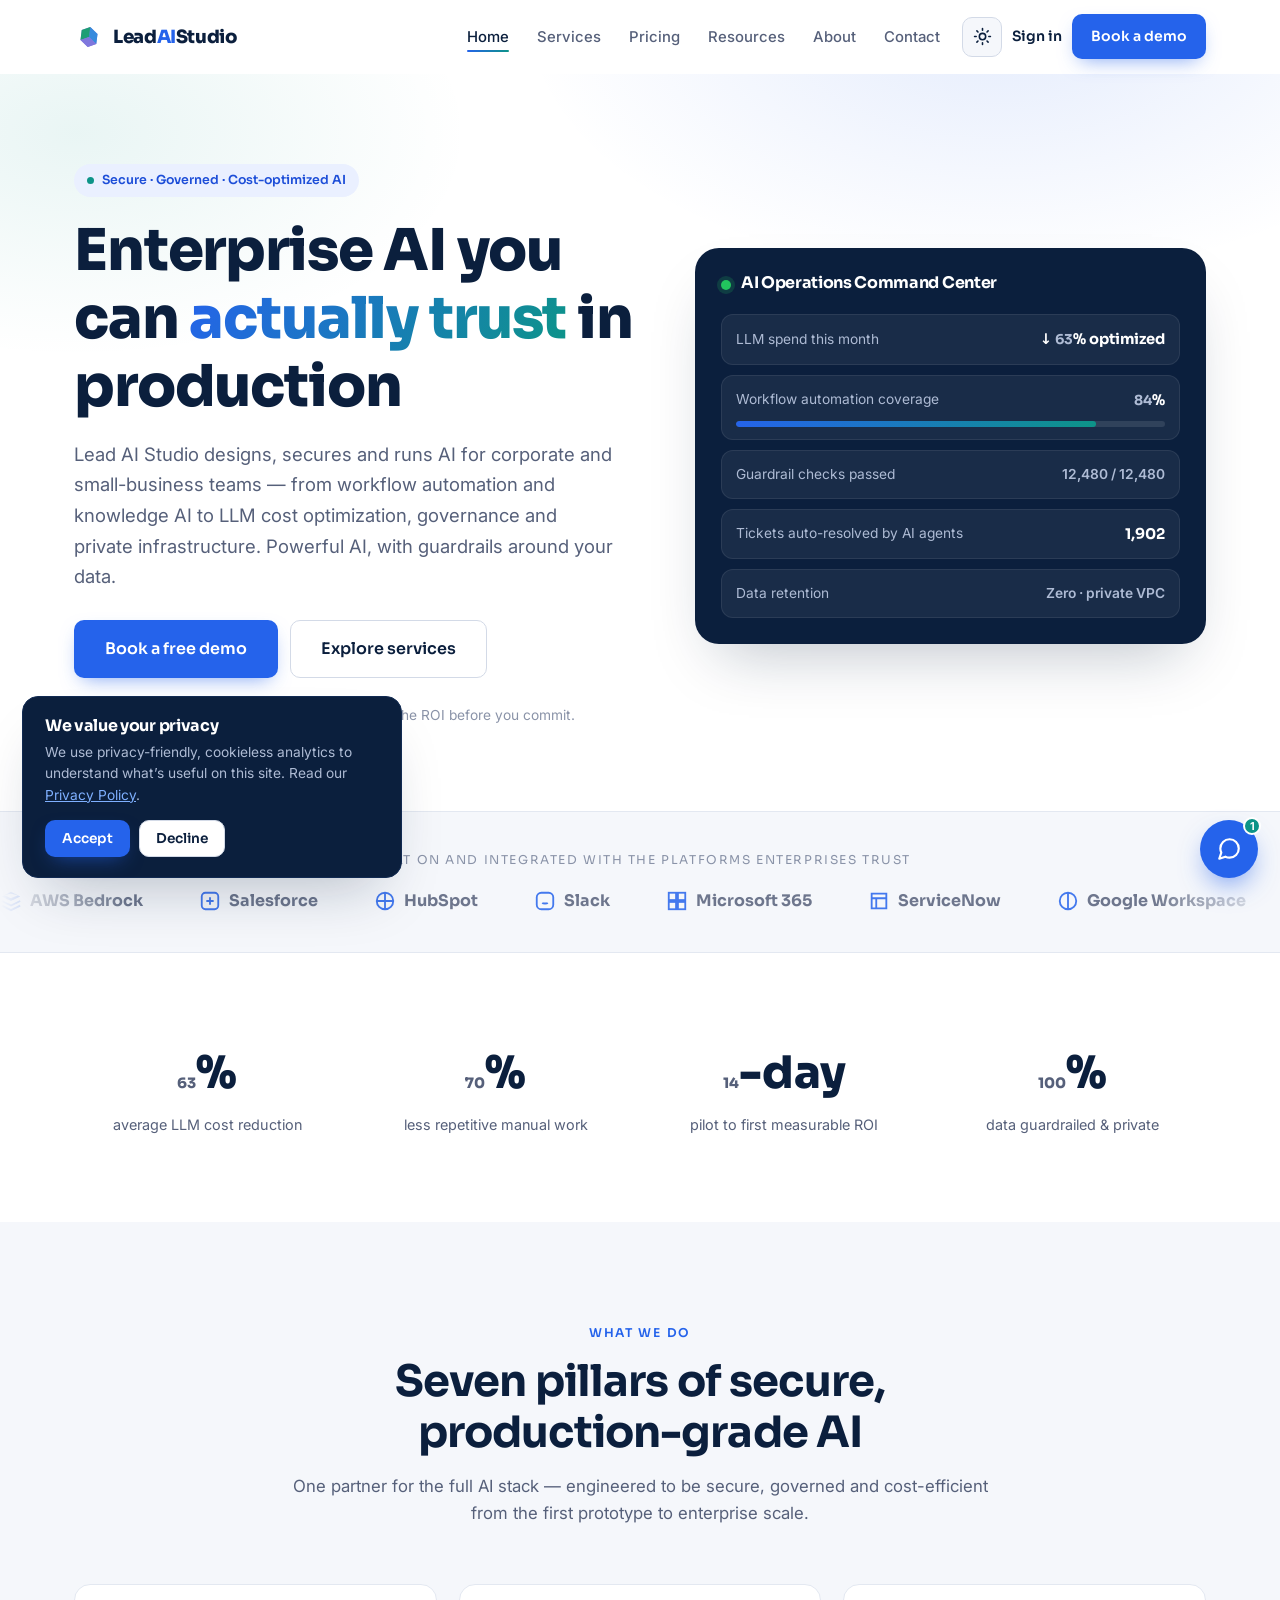
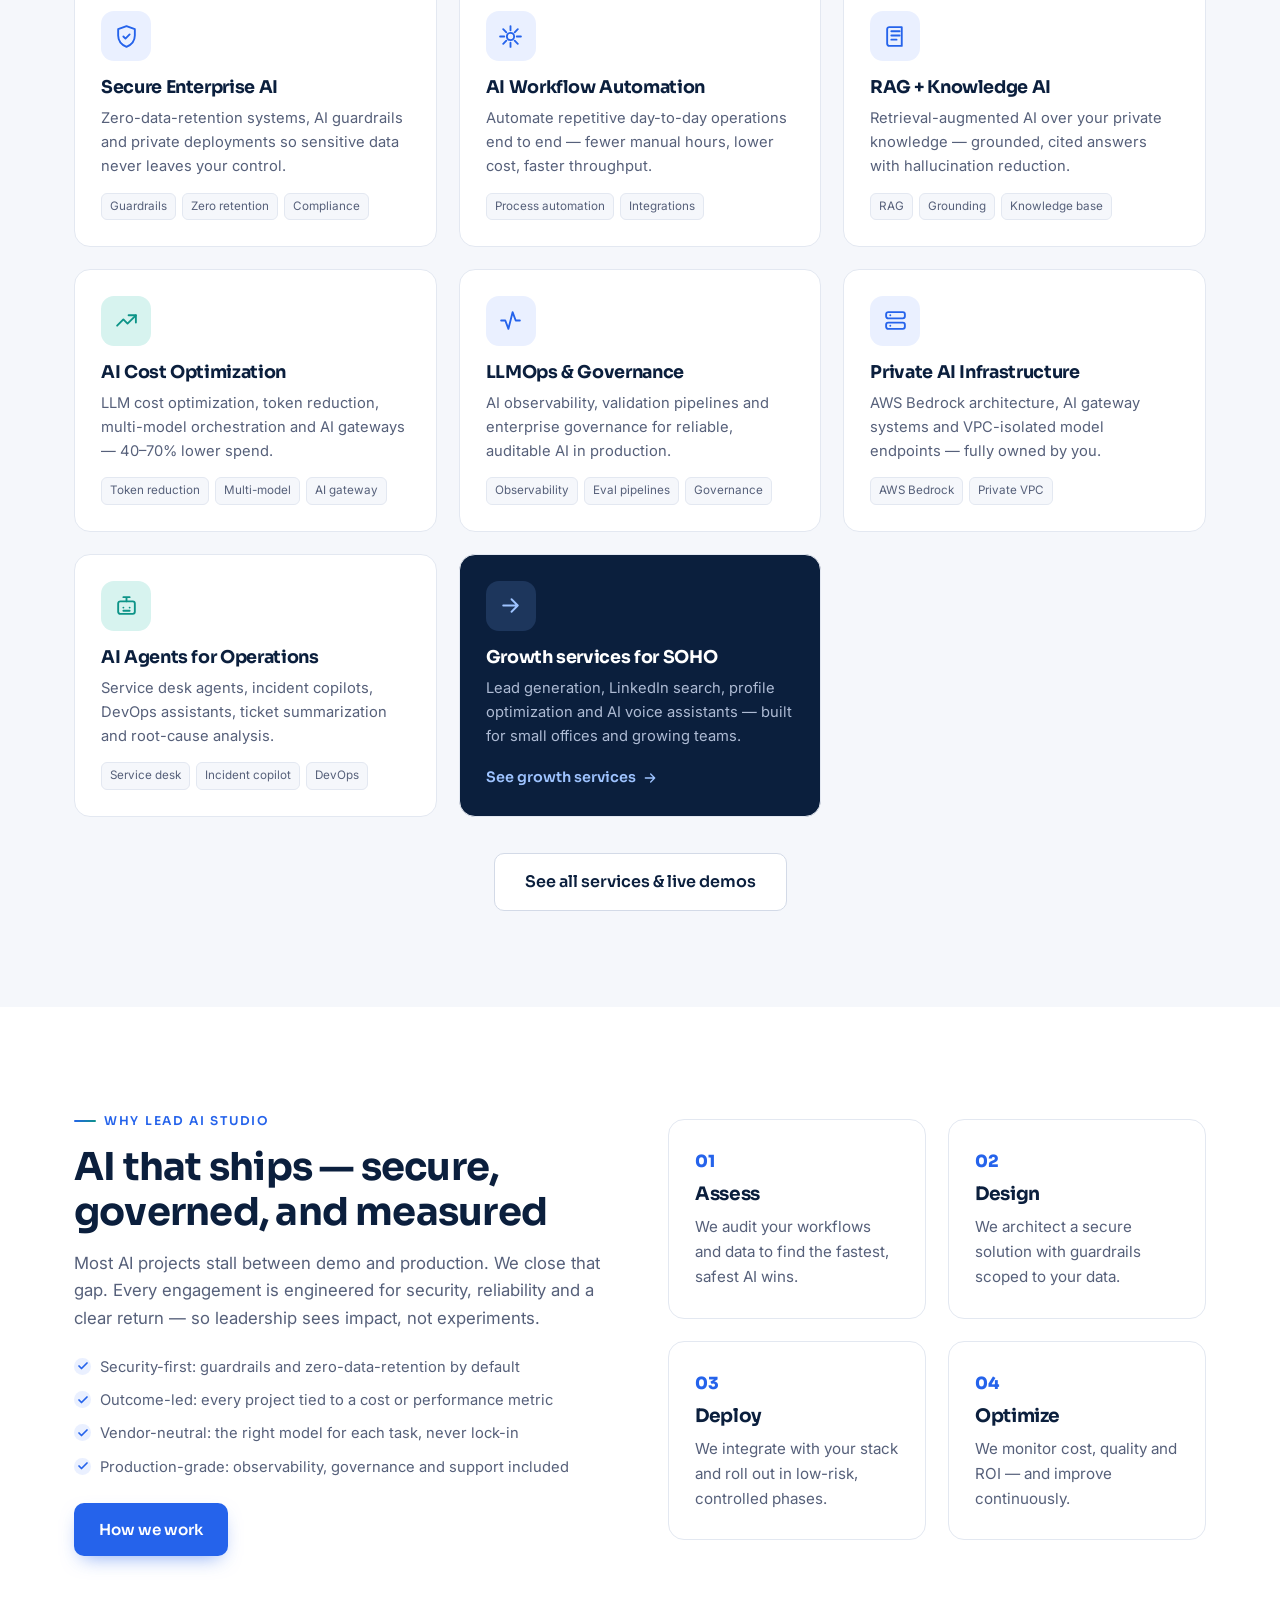
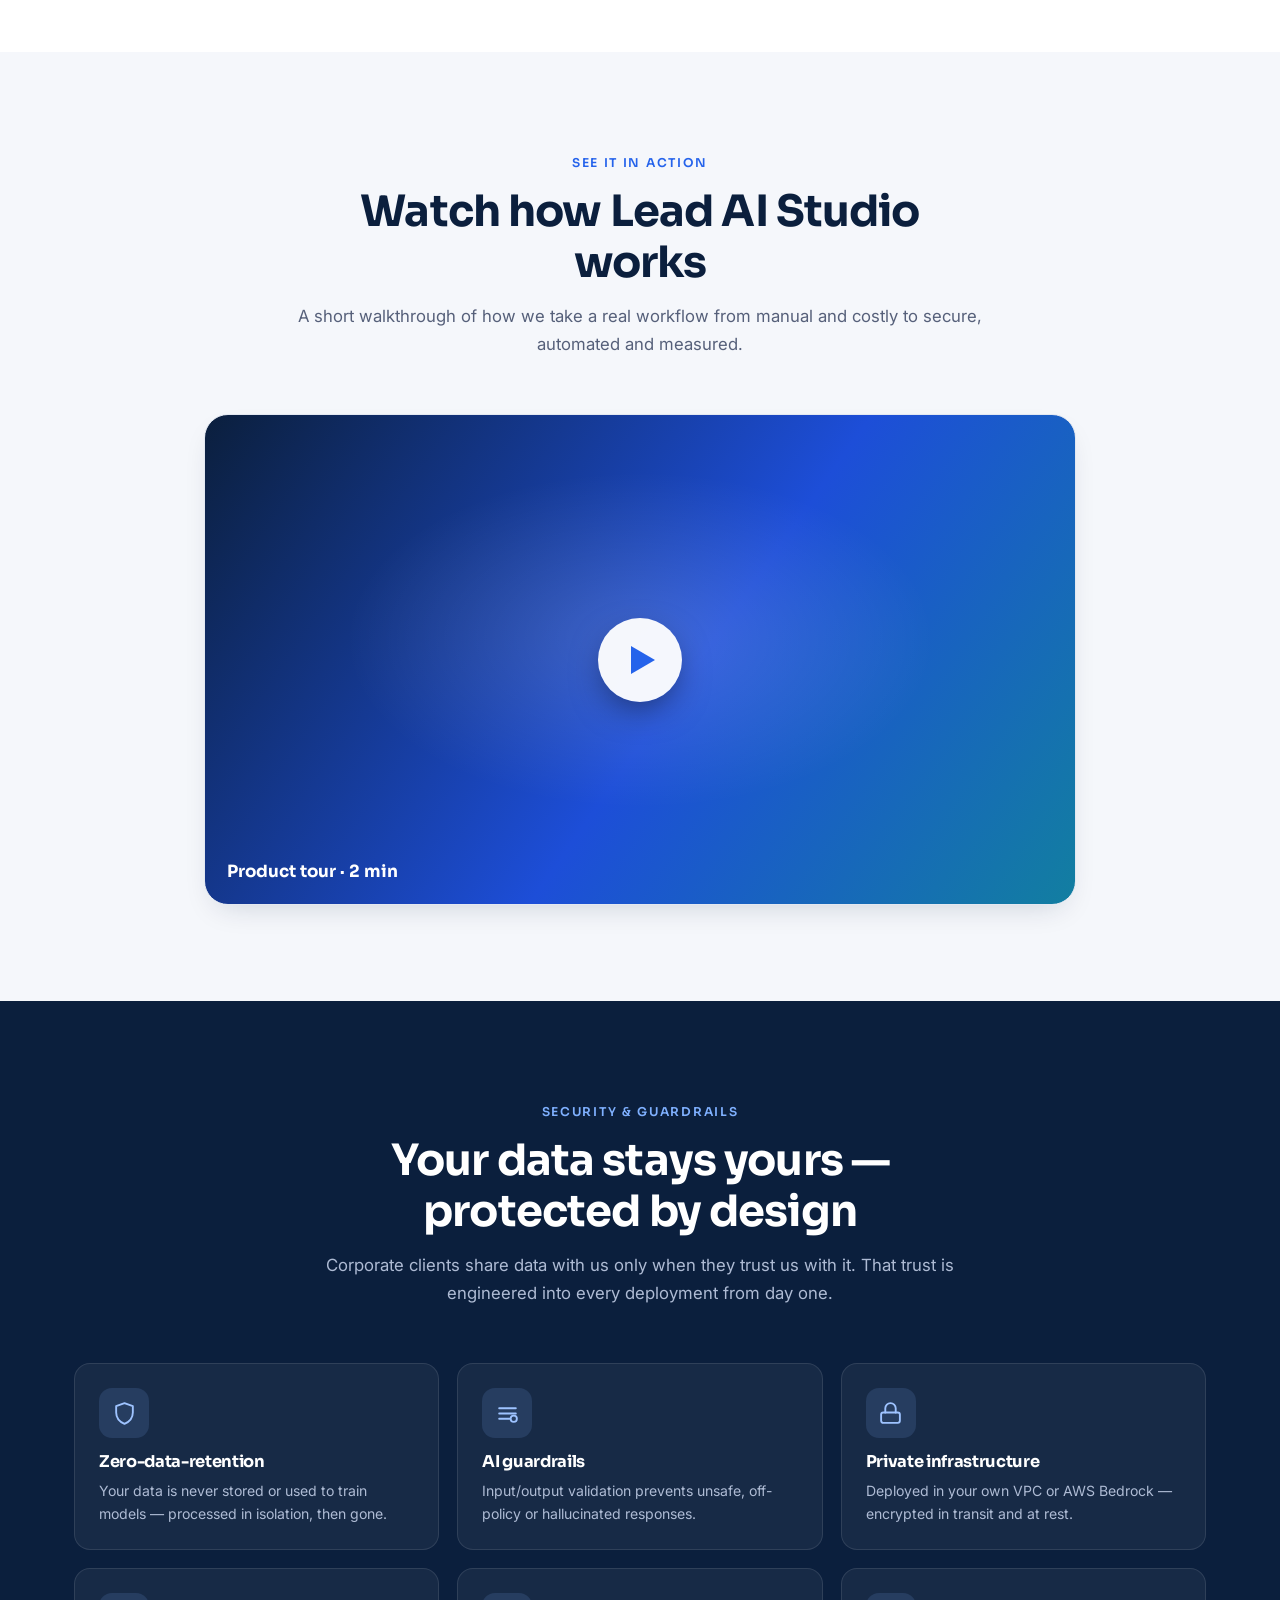
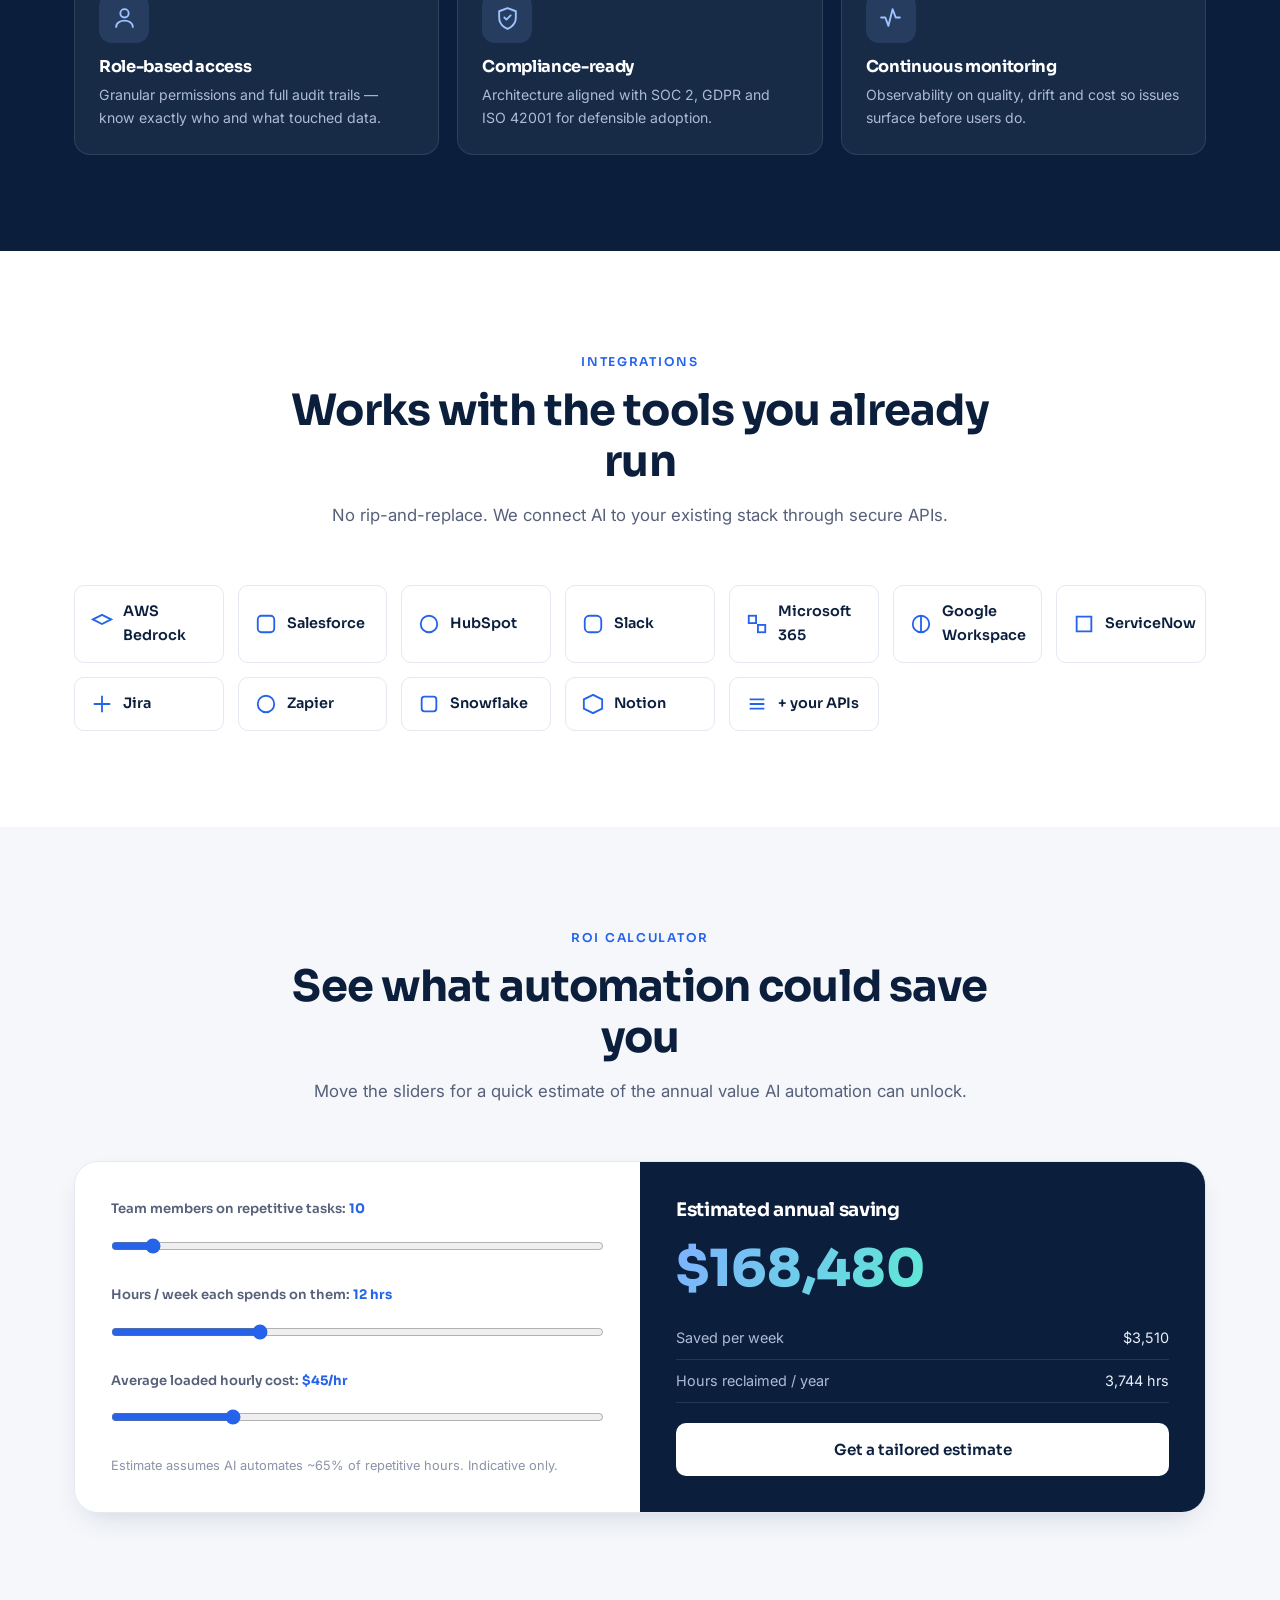
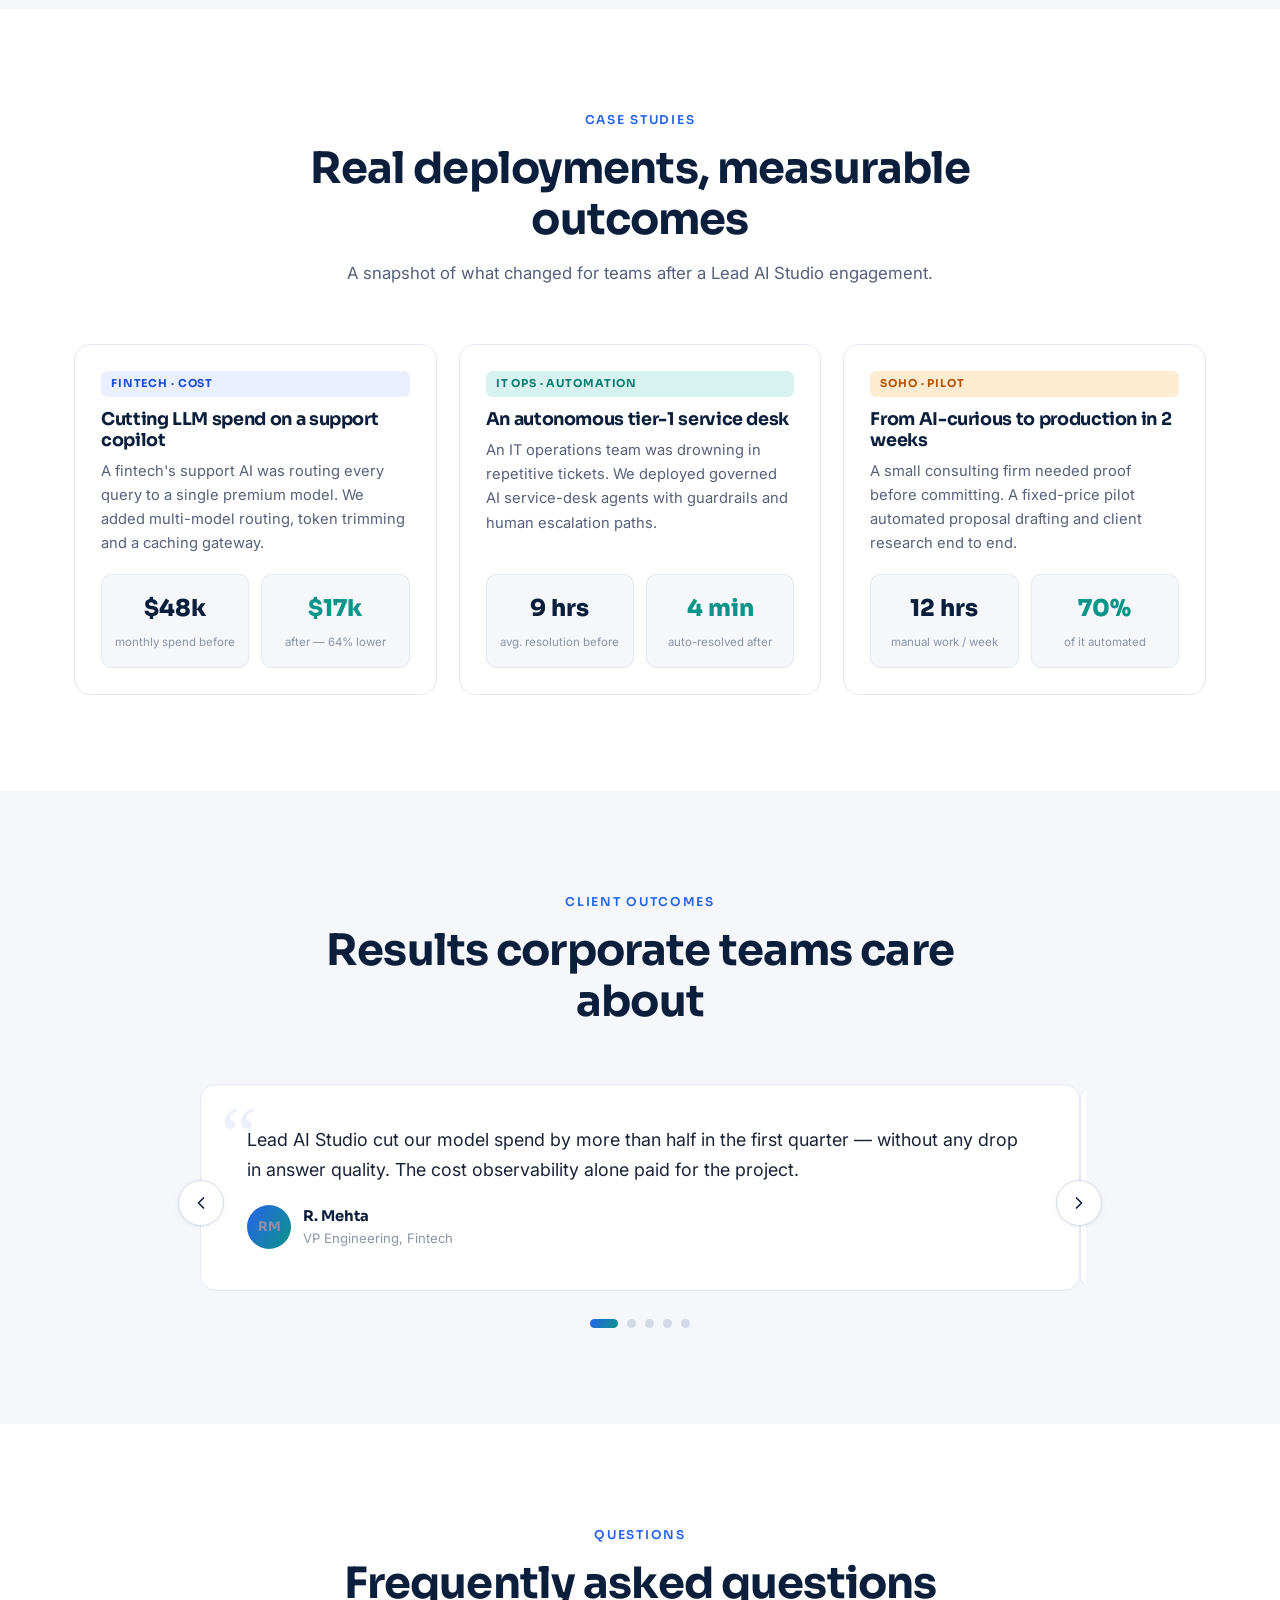
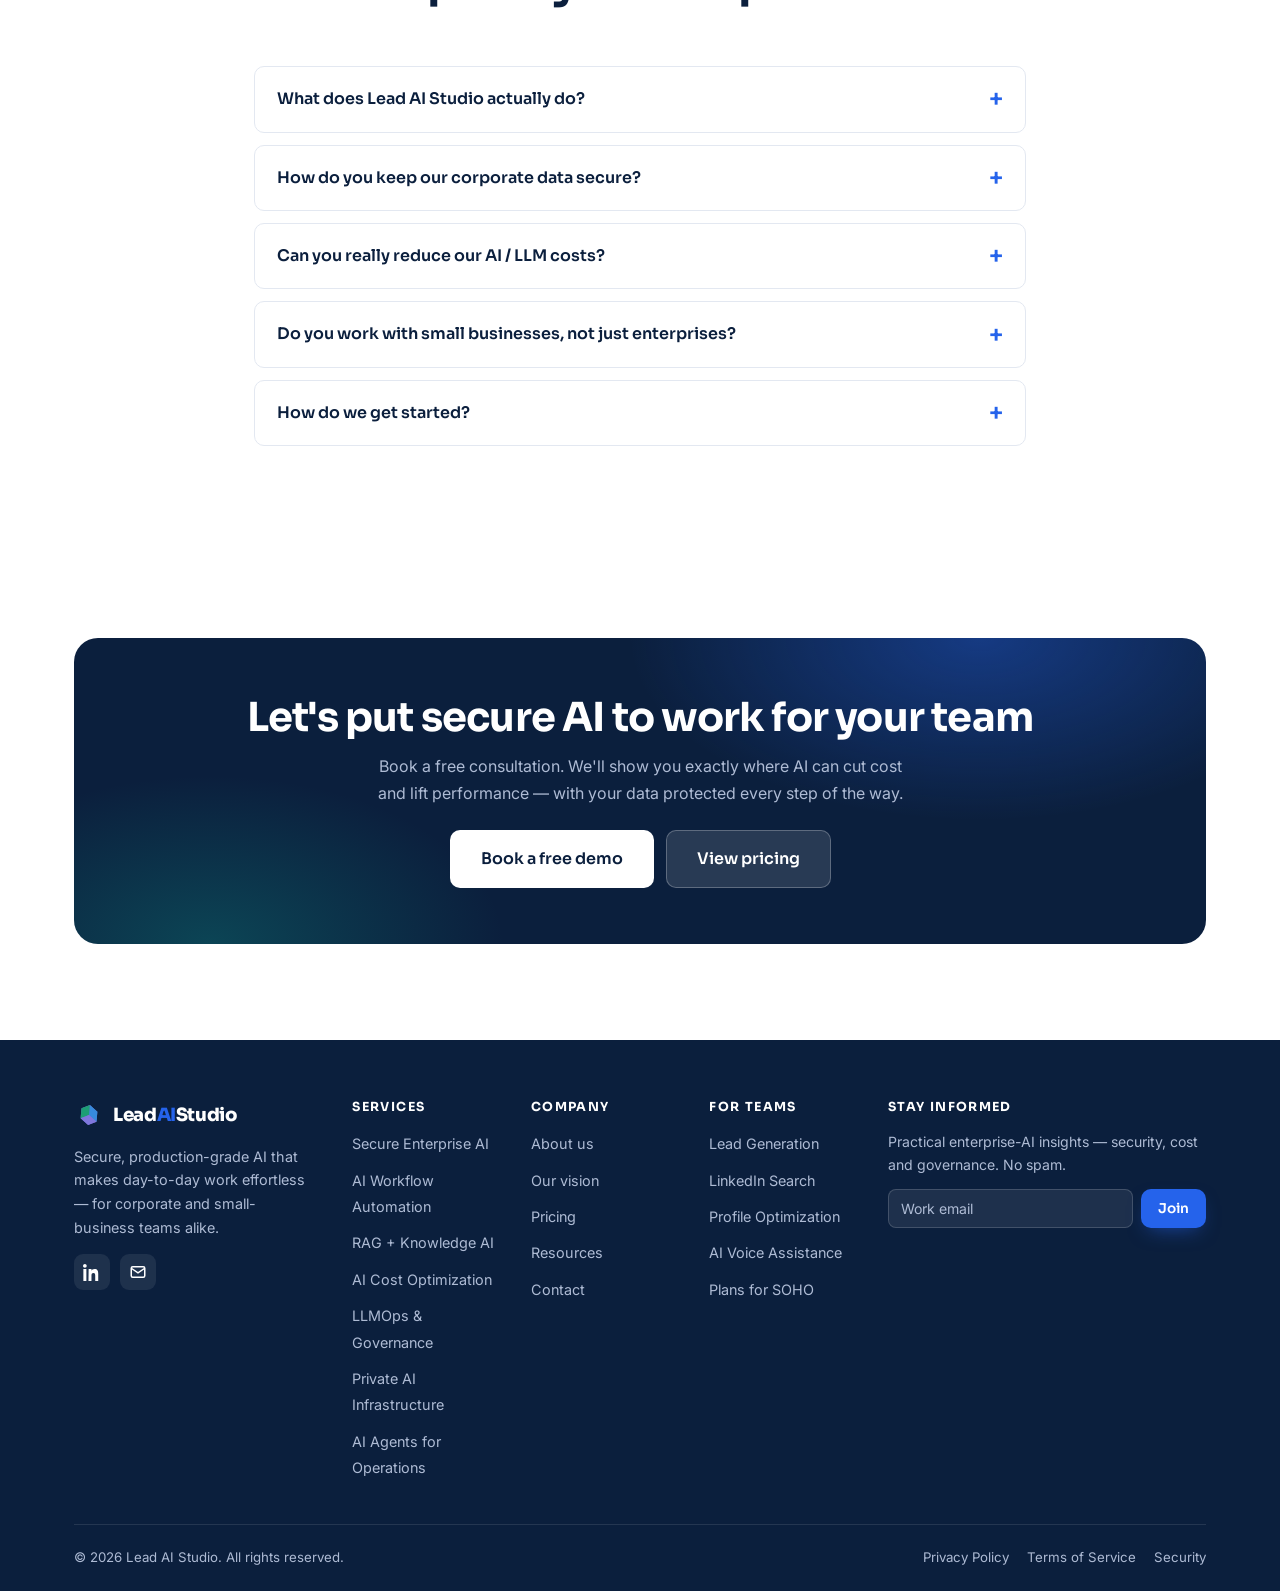
<file: index.html>
<!DOCTYPE html>
<html lang="en">
<head>
  <!-- Privacy-friendly analytics by Plausible -->
<script async src="https://plausible.io/js/pa-ovpp1_ffCEe9rZ5qwwaYu.js"></script>
<script>
  window.plausible=window.plausible||function(){(plausible.q=plausible.q||[]).push(arguments)},plausible.init=plausible.init||function(i){plausible.o=i||{}};
  plausible.init()
</script>
  <meta charset="UTF-8" />
  <meta name="viewport" content="width=device-width, initial-scale=1.0" />
  <meta name="theme-color" content="#0b1f3d" />
  <script>
    /* apply saved/system theme before paint — avoids dark-mode flash */
    (function () {
      try {
        var t = localStorage.getItem("theme");
        if (t === "dark" || (!t && window.matchMedia("(prefers-color-scheme: dark)").matches)) {
          document.documentElement.setAttribute("data-theme", "dark");
        }
      } catch (e) {}
    })();
  </script>

  <title>Lead AI Studio | Secure Enterprise AI, Automation &amp; Cost Optimization</title>
  <meta name="description" content="Lead AI Studio builds secure, production-grade AI for corporate and small-business teams — workflow automation, RAG knowledge AI, LLM cost optimization, LLMOps governance, private AI infrastructure and AI agents for operations." />
  <meta name="keywords" content="enterprise AI, secure AI, AI workflow automation, RAG, LLM cost optimization, LLMOps, AI governance, AI guardrails, private AI infrastructure, AWS Bedrock, AI agents, lead generation, AI voice assistant" />
  <meta name="author" content="Lead AI Studio" />
  <meta name="robots" content="index, follow, max-image-preview:large" />
  <link rel="canonical" href="https://www.leadaistudio.com/" />

  <meta property="og:type" content="website" />
  <meta property="og:site_name" content="Lead AI Studio" />
  <meta property="og:title" content="Lead AI Studio | Secure Enterprise AI &amp; Automation" />
  <meta property="og:description" content="Production-grade AI for corporate and small-business teams — automation, RAG, cost optimization, LLMOps governance, private infrastructure and operations agents." />
  <meta property="og:url" content="https://www.leadaistudio.com/" />
  <meta property="og:image" content="https://www.leadaistudio.com/assets/img/og-cover.png" />
  <meta property="og:locale" content="en_US" />
  <meta name="twitter:card" content="summary_large_image" />
  <meta name="twitter:title" content="Lead AI Studio | Secure Enterprise AI &amp; Automation" />
  <meta name="twitter:description" content="Production-grade AI for corporate and small-business teams — built secure, governed and cost-optimized." />
  <meta name="twitter:image" content="https://www.leadaistudio.com/assets/img/og-cover.png" />

  <link rel="icon" href="favicon.svg" type="image/svg+xml" />
  <link rel="apple-touch-icon" href="favicon.svg" />
  <link rel="manifest" href="site.webmanifest" />

  <link rel="preconnect" href="https://fonts.googleapis.com" />
  <link rel="preconnect" href="https://fonts.gstatic.com" crossorigin />
  <link rel="stylesheet" href="https://fonts.googleapis.com/css2?family=Sora:wght@400;500;600;700;800&family=Inter:wght@400;500;600&display=swap" />
  <link rel="stylesheet" href="assets/css/styles.css" />

  <script type="application/ld+json">
  {
    "@context": "https://schema.org",
    "@type": "Organization",
    "name": "Lead AI Studio",
    "url": "https://www.leadaistudio.com/",
    "logo": "https://www.leadaistudio.com/favicon.svg",
    "description": "Lead AI Studio delivers secure, production-grade enterprise AI: automation, RAG knowledge AI, LLM cost optimization, LLMOps governance, private AI infrastructure and AI agents for operations.",
    "slogan": "Leading the AI workspace, securely.",
    "sameAs": ["https://www.linkedin.com/company/lead-ai-studio"],
    "contactPoint": {
      "@type": "ContactPoint",
      "contactType": "Sales",
      "email": "contact@leadaistudio.com",
      "availableLanguage": ["English"]
    }
  }
  </script>
  <script type="application/ld+json">
  {
    "@context": "https://schema.org",
    "@type": "ProfessionalService",
    "name": "Lead AI Studio",
    "image": "https://www.leadaistudio.com/assets/img/og-cover.png",
    "url": "https://www.leadaistudio.com/",
    "priceRange": "$$",
    "description": "Secure enterprise AI engineering and automation for corporate and small-business teams.",
    "hasOfferCatalog": {
      "@type": "OfferCatalog",
      "name": "AI Services",
      "itemListElement": [
        { "@type": "Offer", "itemOffered": { "@type": "Service", "name": "Secure Enterprise AI" } },
        { "@type": "Offer", "itemOffered": { "@type": "Service", "name": "AI Workflow Automation" } },
        { "@type": "Offer", "itemOffered": { "@type": "Service", "name": "RAG + Knowledge AI" } },
        { "@type": "Offer", "itemOffered": { "@type": "Service", "name": "AI Cost Optimization" } },
        { "@type": "Offer", "itemOffered": { "@type": "Service", "name": "LLMOps & Governance" } },
        { "@type": "Offer", "itemOffered": { "@type": "Service", "name": "Private AI Infrastructure" } },
        { "@type": "Offer", "itemOffered": { "@type": "Service", "name": "AI Agents for Operations" } }
      ]
    }
  }
  </script>
  <script type="application/ld+json">
  {
    "@context": "https://schema.org",
    "@type": "FAQPage",
    "mainEntity": [
      { "@type": "Question", "name": "What does Lead AI Studio do?",
        "acceptedAnswer": { "@type": "Answer", "text": "We design and deploy secure, production-grade AI: workflow automation, RAG knowledge systems, LLM cost optimization, LLMOps and governance, private AI infrastructure, and AI agents for operations — for both corporate and small-business teams." } },
      { "@type": "Question", "name": "How does Lead AI Studio keep our data secure?",
        "acceptedAnswer": { "@type": "Answer", "text": "Every deployment uses zero-data-retention pipelines, AI guardrails, private VPC or AWS Bedrock infrastructure, encryption, role-based access and audit trails, aligned with SOC 2, GDPR and ISO 42001." } },
      { "@type": "Question", "name": "Can you reduce our AI and LLM costs?",
        "acceptedAnswer": { "@type": "Answer", "text": "Yes. Our AI cost optimization — multi-model orchestration, token reduction, AI gateways and cost observability — typically reduces LLM spend by 40 to 70 percent." } },
      { "@type": "Question", "name": "Do you work with small businesses as well as enterprises?",
        "acceptedAnswer": { "@type": "Answer", "text": "Yes. Our Launch plan is built for small offices and SOHO teams, while Growth and Enterprise plans serve scaling and corporate organizations." } }
    ]
  }
  </script>
</head>

<body>
  <a class="skip-link" href="#main">Skip to main content</a>

  <!-- ===================== HEADER ===================== -->
  <header class="site-header">
    <div class="container header-inner">
      <a class="brand" href="index.html" aria-label="Lead AI Studio home">
        <img src="assets/img/logo.svg" alt="" width="30" height="30" />
        <span class="brand-name">Lead<span class="brand-accent">AI</span>Studio</span>
      </a>
      <nav class="nav" aria-label="Primary">
        <ul class="nav-list">
          <li><a href="index.html" class="active">Home</a></li>
          <li><a href="services.html">Services</a></li>
          <li><a href="pricing.html">Pricing</a></li>
          <li><a href="resources.html">Resources</a></li>
          <li><a href="about.html">About</a></li>
          <li><a href="contact.html">Contact</a></li>
        </ul>
      </nav>
      <div class="header-actions">
        <a class="header-login" href="contact.html">Sign in</a>
        <a class="btn btn-primary" href="contact.html">Book a demo</a>
      </div>
      <button class="nav-toggle" aria-label="Toggle menu" aria-expanded="false">
        <span></span><span></span><span></span>
      </button>
    </div>
  </header>

  <main id="main">
    <!-- ===================== HERO ===================== -->
    <section class="hero">
      <div class="container hero-inner">
        <div>
          <span class="pill reveal"><span class="dot"></span> Secure · Governed · Cost-optimized AI</span>
          <h1 class="hero-title reveal">
            Enterprise AI you can <span class="gradient-text">actually trust</span> in production
          </h1>
          <p class="hero-sub reveal">
            Lead AI Studio designs, secures and runs AI for corporate and small-business teams —
            from workflow automation and knowledge AI to LLM cost optimization, governance
            and private infrastructure. Powerful AI, with guardrails around your data.
          </p>
          <div class="hero-actions reveal">
            <a class="btn btn-primary btn-lg" href="contact.html">Book a free demo</a>
            <a class="btn btn-outline btn-lg" href="services.html">Explore services</a>
          </div>
          <p class="hero-note reveal">
            <svg viewBox="0 0 24 24" fill="none" stroke="currentColor" stroke-width="2" stroke-linecap="round" stroke-linejoin="round"><path d="M20 6 9 17l-5-5"/></svg>
            Start with a fixed-price 2-week pilot — prove the ROI before you commit.
          </p>
        </div>
        <div class="hero-visual reveal reveal-d1" aria-hidden="true">
          <div class="hv-head">
            <span class="hv-dot"></span>
            <h3>AI Operations Command Center</h3>
          </div>
          <div class="hv-row">
            <span>LLM spend this month</span>
            <strong>&#8595; <span data-count="63">0</span>% optimized</strong>
          </div>
          <div class="hv-row" style="flex-direction:column;align-items:stretch;gap:8px">
            <div style="display:flex;justify-content:space-between"><span>Workflow automation coverage</span><strong><span data-count="84">0</span>%</strong></div>
            <div class="hv-bar"><i data-bar="84"></i></div>
          </div>
          <div class="hv-row">
            <span>Guardrail checks passed</span>
            <span class="hv-tag">12,480 / 12,480</span>
          </div>
          <div class="hv-row">
            <span>Tickets auto-resolved by AI agents</span>
            <strong>1,902</strong>
          </div>
          <div class="hv-row" style="margin-bottom:0">
            <span>Data retention</span>
            <span class="hv-tag">Zero · private VPC</span>
          </div>
        </div>
      </div>
    </section>

    <!-- ===================== LOGOS ===================== -->
    <div class="logos">
      <div class="container">
        <p>Built on and integrated with the platforms enterprises trust</p>
      </div>
      <div class="logos-marquee" aria-hidden="true">
        <div class="logos-track">
          <span class="logo-chip"><svg viewBox="0 0 24 24" fill="currentColor"><path d="M12 2 2 7l10 5 10-5-10-5Zm0 7L4.5 5.6 12 4l7.5 1.6L12 9Z"/><path d="M2 12l10 5 10-5M2 17l10 5 10-5" fill="none" stroke="currentColor" stroke-width="2"/></svg> AWS Bedrock</span>
          <span class="logo-chip"><svg viewBox="0 0 24 24" fill="none" stroke="currentColor" stroke-width="2"><rect x="3" y="3" width="18" height="18" rx="4"/><path d="M8 12h8M12 8v8"/></svg> Salesforce</span>
          <span class="logo-chip"><svg viewBox="0 0 24 24" fill="none" stroke="currentColor" stroke-width="2"><circle cx="12" cy="12" r="9"/><path d="M12 3v18M3 12h18"/></svg> HubSpot</span>
          <span class="logo-chip"><svg viewBox="0 0 24 24" fill="none" stroke="currentColor" stroke-width="2"><rect x="3" y="3" width="18" height="18" rx="5"/><path d="M9 9h.01M15 9h.01M9 14c1 1 5 1 6 0"/></svg> Slack</span>
          <span class="logo-chip"><svg viewBox="0 0 24 24" fill="none" stroke="currentColor" stroke-width="2"><rect x="3" y="3" width="8" height="8"/><rect x="13" y="3" width="8" height="8"/><rect x="3" y="13" width="8" height="8"/><rect x="13" y="13" width="8" height="8"/></svg> Microsoft 365</span>
          <span class="logo-chip"><svg viewBox="0 0 24 24" fill="none" stroke="currentColor" stroke-width="2"><path d="M4 4h16v16H4z"/><path d="M4 9h16M9 9v11"/></svg> ServiceNow</span>
          <span class="logo-chip"><svg viewBox="0 0 24 24" fill="none" stroke="currentColor" stroke-width="2"><circle cx="12" cy="12" r="9"/><path d="M12 3v18"/></svg> Google Workspace</span>
          <span class="logo-chip"><svg viewBox="0 0 24 24" fill="none" stroke="currentColor" stroke-width="2"><path d="M3 12h18M12 3v18"/></svg> Jira</span>
          <!-- duplicate set for seamless loop -->
          <span class="logo-chip"><svg viewBox="0 0 24 24" fill="currentColor"><path d="M12 2 2 7l10 5 10-5-10-5Zm0 7L4.5 5.6 12 4l7.5 1.6L12 9Z"/><path d="M2 12l10 5 10-5M2 17l10 5 10-5" fill="none" stroke="currentColor" stroke-width="2"/></svg> AWS Bedrock</span>
          <span class="logo-chip"><svg viewBox="0 0 24 24" fill="none" stroke="currentColor" stroke-width="2"><rect x="3" y="3" width="18" height="18" rx="4"/><path d="M8 12h8M12 8v8"/></svg> Salesforce</span>
          <span class="logo-chip"><svg viewBox="0 0 24 24" fill="none" stroke="currentColor" stroke-width="2"><circle cx="12" cy="12" r="9"/><path d="M12 3v18M3 12h18"/></svg> HubSpot</span>
          <span class="logo-chip"><svg viewBox="0 0 24 24" fill="none" stroke="currentColor" stroke-width="2"><rect x="3" y="3" width="18" height="18" rx="5"/><path d="M9 9h.01M15 9h.01M9 14c1 1 5 1 6 0"/></svg> Slack</span>
          <span class="logo-chip"><svg viewBox="0 0 24 24" fill="none" stroke="currentColor" stroke-width="2"><rect x="3" y="3" width="8" height="8"/><rect x="13" y="3" width="8" height="8"/><rect x="3" y="13" width="8" height="8"/><rect x="13" y="13" width="8" height="8"/></svg> Microsoft 365</span>
          <span class="logo-chip"><svg viewBox="0 0 24 24" fill="none" stroke="currentColor" stroke-width="2"><path d="M4 4h16v16H4z"/><path d="M4 9h16M9 9v11"/></svg> ServiceNow</span>
          <span class="logo-chip"><svg viewBox="0 0 24 24" fill="none" stroke="currentColor" stroke-width="2"><circle cx="12" cy="12" r="9"/><path d="M12 3v18"/></svg> Google Workspace</span>
          <span class="logo-chip"><svg viewBox="0 0 24 24" fill="none" stroke="currentColor" stroke-width="2"><path d="M3 12h18M12 3v18"/></svg> Jira</span>
        </div>
      </div>
    </div>

    <!-- ===================== STATS ===================== -->
    <section class="section-sm">
      <div class="container">
        <div class="stats">
          <div class="stat reveal"><strong><span data-count="63">0</span>%</strong><span>average LLM cost reduction</span></div>
          <div class="stat reveal reveal-d1"><strong><span data-count="70">0</span>%</strong><span>less repetitive manual work</span></div>
          <div class="stat reveal reveal-d2"><strong><span data-count="14">0</span>-day</strong><span>pilot to first measurable ROI</span></div>
          <div class="stat reveal reveal-d3"><strong><span data-count="100">0</span>%</strong><span>data guardrailed &amp; private</span></div>
        </div>
      </div>
    </section>

    <!-- ===================== SERVICE PILLARS ===================== -->
    <section class="section bg-soft" id="services">
      <div class="container">
        <div class="section-head reveal">
          <span class="eyebrow">What we do</span>
          <h2>Seven pillars of secure, production-grade AI</h2>
          <p class="section-lead">
            One partner for the full AI stack — engineered to be secure, governed and
            cost-efficient from the first prototype to enterprise scale.
          </p>
        </div>
        <div class="grid grid-auto">
          <article class="pillar reveal">
            <div class="card-icon"><svg viewBox="0 0 24 24" fill="none" stroke="currentColor" stroke-width="1.8" stroke-linecap="round" stroke-linejoin="round"><path d="M12 2 4 5v6c0 5 3.5 9 8 11 4.5-2 8-6 8-11V5l-8-3Z"/><path d="m9 12 2 2 4-4"/></svg></div>
            <h3>Secure Enterprise AI</h3>
            <p>Zero-data-retention systems, AI guardrails and private deployments so sensitive data never leaves your control.</p>
            <div class="chips"><span>Guardrails</span><span>Zero retention</span><span>Compliance</span></div>
          </article>
          <article class="pillar reveal reveal-d1">
            <div class="card-icon"><svg viewBox="0 0 24 24" fill="none" stroke="currentColor" stroke-width="1.8" stroke-linecap="round" stroke-linejoin="round"><path d="M12 2v4M12 18v4M2 12h4M18 12h4M5 5l3 3M16 16l3 3M19 5l-3 3M8 16l-3 3"/><circle cx="12" cy="12" r="3.5"/></svg></div>
            <h3>AI Workflow Automation</h3>
            <p>Automate repetitive day-to-day operations end to end — fewer manual hours, lower cost, faster throughput.</p>
            <div class="chips"><span>Process automation</span><span>Integrations</span></div>
          </article>
          <article class="pillar reveal reveal-d2">
            <div class="card-icon"><svg viewBox="0 0 24 24" fill="none" stroke="currentColor" stroke-width="1.8" stroke-linecap="round" stroke-linejoin="round"><path d="M4 19V5a2 2 0 0 1 2-2h12v18H6a2 2 0 0 1-2-2Z"/><path d="M8 7h8M8 11h8M8 15h5"/></svg></div>
            <h3>RAG + Knowledge AI</h3>
            <p>Retrieval-augmented AI over your private knowledge — grounded, cited answers with hallucination reduction.</p>
            <div class="chips"><span>RAG</span><span>Grounding</span><span>Knowledge base</span></div>
          </article>
          <article class="pillar reveal">
            <div class="card-icon teal"><svg viewBox="0 0 24 24" fill="none" stroke="currentColor" stroke-width="1.8" stroke-linecap="round" stroke-linejoin="round"><path d="M3 17l6-6 4 4 8-8"/><path d="M14 7h7v7"/></svg></div>
            <h3>AI Cost Optimization</h3>
            <p>LLM cost optimization, token reduction, multi-model orchestration and AI gateways — 40–70% lower spend.</p>
            <div class="chips"><span>Token reduction</span><span>Multi-model</span><span>AI gateway</span></div>
          </article>
          <article class="pillar reveal reveal-d1">
            <div class="card-icon"><svg viewBox="0 0 24 24" fill="none" stroke="currentColor" stroke-width="1.8" stroke-linecap="round" stroke-linejoin="round"><path d="M3 12h4l3 8 4-16 3 8h4"/></svg></div>
            <h3>LLMOps &amp; Governance</h3>
            <p>AI observability, validation pipelines and enterprise governance for reliable, auditable AI in production.</p>
            <div class="chips"><span>Observability</span><span>Eval pipelines</span><span>Governance</span></div>
          </article>
          <article class="pillar reveal reveal-d2">
            <div class="card-icon"><svg viewBox="0 0 24 24" fill="none" stroke="currentColor" stroke-width="1.8" stroke-linecap="round" stroke-linejoin="round"><rect x="3" y="4" width="18" height="6" rx="2"/><rect x="3" y="14" width="18" height="6" rx="2"/><path d="M7 7h.01M7 17h.01"/></svg></div>
            <h3>Private AI Infrastructure</h3>
            <p>AWS Bedrock architecture, AI gateway systems and VPC-isolated model endpoints — fully owned by you.</p>
            <div class="chips"><span>AWS Bedrock</span><span>Private VPC</span></div>
          </article>
          <article class="pillar reveal">
            <div class="card-icon teal"><svg viewBox="0 0 24 24" fill="none" stroke="currentColor" stroke-width="1.8" stroke-linecap="round" stroke-linejoin="round"><rect x="4" y="8" width="16" height="12" rx="2"/><path d="M12 8V4M9 4h6M9 14h.01M15 14h.01M9 17h6"/></svg></div>
            <h3>AI Agents for Operations</h3>
            <p>Service desk agents, incident copilots, DevOps assistants, ticket summarization and root-cause analysis.</p>
            <div class="chips"><span>Service desk</span><span>Incident copilot</span><span>DevOps</span></div>
          </article>
          <article class="pillar reveal reveal-d1" style="background:var(--navy);color:var(--on-dark)">
            <div class="card-icon" style="background:rgba(127,176,255,.16);color:#9ec3ff"><svg viewBox="0 0 24 24" fill="none" stroke="currentColor" stroke-width="1.8" stroke-linecap="round" stroke-linejoin="round"><path d="M5 12h14M13 6l6 6-6 6"/></svg></div>
            <h3 style="color:#fff">Growth services for SOHO</h3>
            <p style="color:var(--on-dark-soft)">Lead generation, LinkedIn search, profile optimization and AI voice assistants — built for small offices and growing teams.</p>
            <a class="link-arrow" style="color:#9ec3ff;margin-top:14px" href="services.html#growth">See growth services
              <svg viewBox="0 0 24 24" fill="none" stroke="currentColor" stroke-width="2" stroke-linecap="round" stroke-linejoin="round"><path d="M5 12h14M13 6l6 6-6 6"/></svg></a>
          </article>
        </div>
        <div style="text-align:center;margin-top:36px" class="reveal">
          <a class="btn btn-outline btn-lg" href="services.html">See all services &amp; live demos</a>
        </div>
      </div>
    </section>

    <!-- ===================== WHY US ===================== -->
    <section class="section">
      <div class="container">
        <div class="split">
          <div class="reveal">
            <span class="eyebrow">Why Lead AI Studio</span>
            <h2>AI that ships — secure, governed, and measured</h2>
            <p class="section-lead">
              Most AI projects stall between demo and production. We close that gap.
              Every engagement is engineered for security, reliability and a clear return —
              so leadership sees impact, not experiments.
            </p>
            <ul class="feature-list">
              <li>Security-first: guardrails and zero-data-retention by default</li>
              <li>Outcome-led: every project tied to a cost or performance metric</li>
              <li>Vendor-neutral: the right model for each task, never lock-in</li>
              <li>Production-grade: observability, governance and support included</li>
            </ul>
            <div style="margin-top:24px">
              <a class="btn btn-primary" href="about.html">How we work</a>
            </div>
          </div>
          <div class="grid grid-2 reveal reveal-d1">
            <div class="card"><div class="card-num">01</div><h3>Assess</h3><p>We audit your workflows and data to find the fastest, safest AI wins.</p></div>
            <div class="card"><div class="card-num">02</div><h3>Design</h3><p>We architect a secure solution with guardrails scoped to your data.</p></div>
            <div class="card"><div class="card-num">03</div><h3>Deploy</h3><p>We integrate with your stack and roll out in low-risk, controlled phases.</p></div>
            <div class="card"><div class="card-num">04</div><h3>Optimize</h3><p>We monitor cost, quality and ROI — and improve continuously.</p></div>
          </div>
        </div>
      </div>
    </section>

    <!-- ===================== PRODUCT TOUR / VIDEO ===================== -->
    <section class="section bg-soft">
      <div class="container" style="max-width:920px">
        <div class="section-head reveal">
          <span class="eyebrow">See it in action</span>
          <h2>Watch how Lead AI Studio works</h2>
          <p class="section-lead">
            A short walkthrough of how we take a real workflow from manual and
            costly to secure, automated and measured.
          </p>
        </div>
        <!-- data-video: replace "aqz-KE-bpKQ" with your own YouTube video ID -->
        <div class="video-card reveal reveal-d1" data-video="aqz-KE-bpKQ"
             role="button" tabindex="0" aria-label="Play the Lead AI Studio product tour">
          <div class="video-play" aria-hidden="true"></div>
          <span class="vc-label">Product tour &middot; 2 min</span>
        </div>
      </div>
    </section>

    <!-- ===================== SECURITY BAND ===================== -->
    <section class="section band-dark">
      <div class="container">
        <div class="section-head reveal">
          <span class="eyebrow">Security &amp; guardrails</span>
          <h2>Your data stays yours — protected by design</h2>
          <p class="section-lead">
            Corporate clients share data with us only when they trust us with it.
            That trust is engineered into every deployment from day one.
          </p>
        </div>
        <div class="shield-grid">
          <div class="shield reveal">
            <div class="card-icon"><svg viewBox="0 0 24 24" fill="none" stroke="currentColor" stroke-width="1.8" stroke-linecap="round" stroke-linejoin="round"><path d="M12 2 4 5v6c0 5 3.5 9 8 11 4.5-2 8-6 8-11V5l-8-3Z"/></svg></div>
            <h3>Zero-data-retention</h3>
            <p>Your data is never stored or used to train models — processed in isolation, then gone.</p>
          </div>
          <div class="shield reveal reveal-d1">
            <div class="card-icon"><svg viewBox="0 0 24 24" fill="none" stroke="currentColor" stroke-width="1.8" stroke-linecap="round" stroke-linejoin="round"><path d="M4 7h16M4 12h16M4 17h10"/><circle cx="18" cy="17" r="3"/></svg></div>
            <h3>AI guardrails</h3>
            <p>Input/output validation prevents unsafe, off-policy or hallucinated responses.</p>
          </div>
          <div class="shield reveal reveal-d2">
            <div class="card-icon"><svg viewBox="0 0 24 24" fill="none" stroke="currentColor" stroke-width="1.8" stroke-linecap="round" stroke-linejoin="round"><rect x="3" y="11" width="18" height="10" rx="2"/><path d="M7 11V7a5 5 0 0 1 10 0v4"/></svg></div>
            <h3>Private infrastructure</h3>
            <p>Deployed in your own VPC or AWS Bedrock — encrypted in transit and at rest.</p>
          </div>
          <div class="shield reveal">
            <div class="card-icon"><svg viewBox="0 0 24 24" fill="none" stroke="currentColor" stroke-width="1.8" stroke-linecap="round" stroke-linejoin="round"><circle cx="12" cy="8" r="4"/><path d="M4 21c0-4 4-6 8-6s8 2 8 6"/></svg></div>
            <h3>Role-based access</h3>
            <p>Granular permissions and full audit trails — know exactly who and what touched data.</p>
          </div>
          <div class="shield reveal reveal-d1">
            <div class="card-icon"><svg viewBox="0 0 24 24" fill="none" stroke="currentColor" stroke-width="1.8" stroke-linecap="round" stroke-linejoin="round"><path d="M9 12l2 2 4-4"/><path d="M12 3 4 6v6c0 5 3.5 9 8 11 4.5-2 8-6 8-11V6l-8-3Z"/></svg></div>
            <h3>Compliance-ready</h3>
            <p>Architecture aligned with SOC 2, GDPR and ISO 42001 for defensible adoption.</p>
          </div>
          <div class="shield reveal reveal-d2">
            <div class="card-icon"><svg viewBox="0 0 24 24" fill="none" stroke="currentColor" stroke-width="1.8" stroke-linecap="round" stroke-linejoin="round"><path d="M3 12h4l3 8 4-16 3 8h4"/></svg></div>
            <h3>Continuous monitoring</h3>
            <p>Observability on quality, drift and cost so issues surface before users do.</p>
          </div>
        </div>
      </div>
    </section>

    <!-- ===================== INTEGRATIONS ===================== -->
    <section class="section">
      <div class="container">
        <div class="section-head reveal">
          <span class="eyebrow">Integrations</span>
          <h2>Works with the tools you already run</h2>
          <p class="section-lead">No rip-and-replace. We connect AI to your existing stack through secure APIs.</p>
        </div>
        <div class="integrations reveal">
          <div class="integration"><svg viewBox="0 0 24 24" fill="none" stroke="currentColor" stroke-width="2"><path d="M12 2 2 7l10 5 10-5-10-5Z"/></svg> AWS Bedrock</div>
          <div class="integration"><svg viewBox="0 0 24 24" fill="none" stroke="currentColor" stroke-width="2"><rect x="3" y="3" width="18" height="18" rx="4"/></svg> Salesforce</div>
          <div class="integration"><svg viewBox="0 0 24 24" fill="none" stroke="currentColor" stroke-width="2"><circle cx="12" cy="12" r="9"/></svg> HubSpot</div>
          <div class="integration"><svg viewBox="0 0 24 24" fill="none" stroke="currentColor" stroke-width="2"><rect x="3" y="3" width="18" height="18" rx="5"/></svg> Slack</div>
          <div class="integration"><svg viewBox="0 0 24 24" fill="none" stroke="currentColor" stroke-width="2"><rect x="3" y="3" width="8" height="8"/><rect x="13" y="13" width="8" height="8"/></svg> Microsoft 365</div>
          <div class="integration"><svg viewBox="0 0 24 24" fill="none" stroke="currentColor" stroke-width="2"><circle cx="12" cy="12" r="9"/><path d="M12 3v18"/></svg> Google Workspace</div>
          <div class="integration"><svg viewBox="0 0 24 24" fill="none" stroke="currentColor" stroke-width="2"><path d="M4 4h16v16H4z"/></svg> ServiceNow</div>
          <div class="integration"><svg viewBox="0 0 24 24" fill="none" stroke="currentColor" stroke-width="2"><path d="M3 12h18M12 3v18"/></svg> Jira</div>
          <div class="integration"><svg viewBox="0 0 24 24" fill="none" stroke="currentColor" stroke-width="2"><circle cx="12" cy="12" r="9"/></svg> Zapier</div>
          <div class="integration"><svg viewBox="0 0 24 24" fill="none" stroke="currentColor" stroke-width="2"><rect x="4" y="4" width="16" height="16" rx="3"/></svg> Snowflake</div>
          <div class="integration"><svg viewBox="0 0 24 24" fill="none" stroke="currentColor" stroke-width="2"><path d="M12 2 2 7v10l10 5 10-5V7Z"/></svg> Notion</div>
          <div class="integration"><svg viewBox="0 0 24 24" fill="none" stroke="currentColor" stroke-width="2"><path d="M4 7h16M4 12h16M4 17h16"/></svg> + your APIs</div>
        </div>
      </div>
    </section>

    <!-- ===================== ROI CALCULATOR ===================== -->
    <section class="section bg-soft">
      <div class="container">
        <div class="section-head reveal">
          <span class="eyebrow">ROI calculator</span>
          <h2>See what automation could save you</h2>
          <p class="section-lead">Move the sliders for a quick estimate of the annual value AI automation can unlock.</p>
        </div>
        <div class="roi reveal" id="roiCalc">
          <div class="roi-inputs">
            <div class="field">
              <label for="roiTeam">Team members on repetitive tasks: <span class="roi-val" id="roiTeamVal">10</span></label>
              <input type="range" class="roi-range" id="roiTeam" min="1" max="200" value="10" />
            </div>
            <div class="field">
              <label for="roiHours">Hours / week each spends on them: <span class="roi-val" id="roiHoursVal">12 hrs</span></label>
              <input type="range" class="roi-range" id="roiHours" min="1" max="40" value="12" />
            </div>
            <div class="field">
              <label for="roiRate">Average loaded hourly cost: <span class="roi-val" id="roiRateVal">$45/hr</span></label>
              <input type="range" class="roi-range" id="roiRate" min="15" max="150" value="45" />
            </div>
            <p class="post-meta">Estimate assumes AI automates ~65% of repetitive hours. Indicative only.</p>
          </div>
          <div class="roi-result">
            <h3>Estimated annual saving</h3>
            <div class="roi-big"><span class="gradient-text" id="roiAnnual">$0</span></div>
            <div class="roi-line"><span>Saved per week</span><span id="roiWeekly">$0</span></div>
            <div class="roi-line"><span>Hours reclaimed / year</span><span id="roiHoursSaved">0 hrs</span></div>
            <div style="margin-top:20px"><a class="btn btn-white btn-block" href="contact.html">Get a tailored estimate</a></div>
          </div>
        </div>
      </div>
    </section>

    <!-- ===================== CASE STUDIES ===================== -->
    <section class="section">
      <div class="container">
        <div class="section-head reveal">
          <span class="eyebrow">Case studies</span>
          <h2>Real deployments, measurable outcomes</h2>
          <p class="section-lead">A snapshot of what changed for teams after a Lead AI Studio engagement.</p>
        </div>
        <div class="case-grid">
          <article class="case-card reveal">
            <span class="tag tag-blue">Fintech &middot; Cost</span>
            <h3>Cutting LLM spend on a support copilot</h3>
            <p>A fintech's support AI was routing every query to a single premium model. We added multi-model routing, token trimming and a caching gateway.</p>
            <div class="case-metrics">
              <div class="case-metric"><strong>$48k</strong><span>monthly spend before</span></div>
              <div class="case-metric win"><strong>$17k</strong><span>after &mdash; 64% lower</span></div>
            </div>
          </article>
          <article class="case-card reveal reveal-d1">
            <span class="tag tag-teal">IT Ops &middot; Automation</span>
            <h3>An autonomous tier-1 service desk</h3>
            <p>An IT operations team was drowning in repetitive tickets. We deployed governed AI service-desk agents with guardrails and human escalation paths.</p>
            <div class="case-metrics">
              <div class="case-metric"><strong>9 hrs</strong><span>avg. resolution before</span></div>
              <div class="case-metric win"><strong>4 min</strong><span>auto-resolved after</span></div>
            </div>
          </article>
          <article class="case-card reveal reveal-d2">
            <span class="tag tag-amber">SOHO &middot; Pilot</span>
            <h3>From AI-curious to production in 2 weeks</h3>
            <p>A small consulting firm needed proof before committing. A fixed-price pilot automated proposal drafting and client research end to end.</p>
            <div class="case-metrics">
              <div class="case-metric"><strong>12 hrs</strong><span>manual work / week</span></div>
              <div class="case-metric win"><strong>70%</strong><span>of it automated</span></div>
            </div>
          </article>
        </div>
      </div>
    </section>

    <!-- ===================== TESTIMONIALS ===================== -->
    <section class="section bg-soft">
      <div class="container">
        <div class="section-head reveal">
          <span class="eyebrow">Client outcomes</span>
          <h2>Results corporate teams care about</h2>
        </div>
        <div class="carousel testi-carousel reveal" data-carousel data-autoplay="6500"
             role="region" aria-roledescription="carousel" aria-label="Client testimonials" tabindex="0">
          <div class="carousel-viewport">
            <div class="carousel-track">
              <figure class="quote carousel-slide">
                <p>Lead AI Studio cut our model spend by more than half in the first quarter — without any drop in answer quality. The cost observability alone paid for the project.</p>
                <figcaption class="quote-by"><span class="quote-avatar">RM</span><span><strong>R. Mehta</strong><span>VP Engineering, Fintech</span></span></figcaption>
              </figure>
              <figure class="quote carousel-slide">
                <p>Their AI service-desk agents now resolve a large share of tier-1 tickets autonomously. Our team finally focuses on the work that needs real judgment.</p>
                <figcaption class="quote-by"><span class="quote-avatar">SK</span><span><strong>S. Khan</strong><span>Head of IT Operations</span></span></figcaption>
              </figure>
              <figure class="quote carousel-slide">
                <p>As a small firm, we were nervous about AI and data. The guardrails and private setup made it an easy yes — and the pilot proved value in two weeks.</p>
                <figcaption class="quote-by"><span class="quote-avatar">AT</span><span><strong>A. Torres</strong><span>Founder, Consulting SOHO</span></span></figcaption>
              </figure>
              <figure class="quote carousel-slide">
                <p>We went from AI pilot purgatory to a governed production rollout in under a quarter. The LLMOps dashboards gave our board the confidence to scale.</p>
                <figcaption class="quote-by"><span class="quote-avatar">LN</span><span><strong>L. Nguyen</strong><span>Director of Data, Insurance</span></span></figcaption>
              </figure>
              <figure class="quote carousel-slide">
                <p>The fixed-price 2-week pilot was the smartest spend of our year. We watched the automation handle real tickets before committing to anything bigger.</p>
                <figcaption class="quote-by"><span class="quote-avatar">DB</span><span><strong>D. Brooks</strong><span>Operations Manager, Logistics</span></span></figcaption>
              </figure>
            </div>
          </div>
          <button class="carousel-arrow prev" type="button" aria-label="Previous testimonial">
            <svg viewBox="0 0 24 24" fill="none" stroke="currentColor" stroke-width="2" stroke-linecap="round" stroke-linejoin="round"><path d="M15 18l-6-6 6-6"/></svg>
          </button>
          <button class="carousel-arrow next" type="button" aria-label="Next testimonial">
            <svg viewBox="0 0 24 24" fill="none" stroke="currentColor" stroke-width="2" stroke-linecap="round" stroke-linejoin="round"><path d="M9 6l6 6-6 6"/></svg>
          </button>
          <div class="carousel-dots" role="tablist" aria-label="Select testimonial"></div>
        </div>
      </div>
    </section>

    <!-- ===================== FAQ ===================== -->
    <section class="section">
      <div class="container" style="max-width:820px">
        <div class="section-head reveal">
          <span class="eyebrow">Questions</span>
          <h2>Frequently asked questions</h2>
        </div>
        <div class="faq-list">
          <details class="faq-item reveal">
            <summary>What does Lead AI Studio actually do?</summary>
            <p>We design, secure and run production AI for corporate and small-business teams — workflow automation, RAG knowledge systems, LLM cost optimization, LLMOps and governance, private AI infrastructure, and AI agents for operations.</p>
          </details>
          <details class="faq-item reveal">
            <summary>How do you keep our corporate data secure?</summary>
            <p>Every deployment uses zero-data-retention pipelines, AI guardrails, private VPC or AWS Bedrock infrastructure, encryption, role-based access and audit trails — aligned with SOC 2, GDPR and ISO 42001.</p>
          </details>
          <details class="faq-item reveal">
            <summary>Can you really reduce our AI / LLM costs?</summary>
            <p>Yes. Through multi-model orchestration, token reduction, AI gateways and cost observability, our clients typically see 40–70% lower LLM spend — usually recovering the project cost within a quarter.</p>
          </details>
          <details class="faq-item reveal">
            <summary>Do you work with small businesses, not just enterprises?</summary>
            <p>Absolutely. Our Launch plan is built for small offices and SOHO teams, while Growth and Enterprise plans serve scaling and corporate organizations.</p>
          </details>
          <details class="faq-item reveal">
            <summary>How do we get started?</summary>
            <p>Book a free demo. We'll review your workflows, identify the highest-impact opportunity, and usually propose a fixed-price 2-week pilot so you can prove ROI before any larger commitment.</p>
          </details>
        </div>
      </div>
    </section>

    <!-- ===================== CTA ===================== -->
    <section class="section">
      <div class="container">
        <div class="cta-band reveal">
          <h2>Let's put secure AI to work for your team</h2>
          <p>Book a free consultation. We'll show you exactly where AI can cut cost and lift performance — with your data protected every step of the way.</p>
          <div class="cta-actions">
            <a class="btn btn-white btn-lg" href="contact.html">Book a free demo</a>
            <a class="btn btn-light btn-lg" href="pricing.html">View pricing</a>
          </div>
        </div>
      </div>
    </section>
  </main>

  <!-- ===================== FOOTER ===================== -->
  <footer class="site-footer">
    <div class="container">
      <div class="footer-grid">
        <div class="footer-brand">
          <a class="brand" href="index.html" aria-label="Lead AI Studio home">
            <img src="assets/img/logo.svg" alt="" width="30" height="30" />
            <span class="brand-name">Lead<span class="brand-accent">AI</span>Studio</span>
          </a>
          <p>Secure, production-grade AI that makes day-to-day work effortless — for corporate and small-business teams alike.</p>
          <div class="footer-social">
            <a href="https://www.linkedin.com/company/lead-ai-studio" target="_blank" rel="noopener" aria-label="LinkedIn">
              <svg viewBox="0 0 24 24" fill="currentColor"><path d="M4.98 3.5A2.5 2.5 0 1 1 0 3.5a2.5 2.5 0 0 1 4.98 0ZM.5 8h4V24h-4Zm7 0h3.8v2.2h.05c.53-1 1.83-2.2 3.95-2.2 4.2 0 5 2.77 5 6.37V24h-4v-7c0-1.67-.03-3.8-2.32-3.8-2.32 0-2.68 1.8-2.68 3.67V24h-4Z"/></svg>
            </a>
            <a href="mailto:contact@leadaistudio.com" aria-label="Email">
              <svg viewBox="0 0 24 24" fill="none" stroke="currentColor" stroke-width="2"><rect x="3" y="5" width="18" height="14" rx="2"/><path d="m3 7 9 6 9-6"/></svg>
            </a>
          </div>
        </div>
        <nav class="footer-col" aria-label="Services">
          <h3>Services</h3>
          <ul>
            <li><a href="services.html#secure-ai">Secure Enterprise AI</a></li>
            <li><a href="services.html#automation">AI Workflow Automation</a></li>
            <li><a href="services.html#rag">RAG + Knowledge AI</a></li>
            <li><a href="services.html#cost">AI Cost Optimization</a></li>
            <li><a href="services.html#llmops">LLMOps &amp; Governance</a></li>
            <li><a href="services.html#infrastructure">Private AI Infrastructure</a></li>
            <li><a href="services.html#agents">AI Agents for Operations</a></li>
          </ul>
        </nav>
        <nav class="footer-col" aria-label="Company">
          <h3>Company</h3>
          <ul>
            <li><a href="about.html">About us</a></li>
            <li><a href="about.html#vision">Our vision</a></li>
            <li><a href="pricing.html">Pricing</a></li>
            <li><a href="resources.html">Resources</a></li>
            <li><a href="contact.html">Contact</a></li>
          </ul>
        </nav>
        <nav class="footer-col" aria-label="Solutions">
          <h3>For teams</h3>
          <ul>
            <li><a href="services.html#growth">Lead Generation</a></li>
            <li><a href="services.html#growth">LinkedIn Search</a></li>
            <li><a href="services.html#growth">Profile Optimization</a></li>
            <li><a href="services.html#growth">AI Voice Assistance</a></li>
            <li><a href="pricing.html">Plans for SOHO</a></li>
          </ul>
        </nav>
        <div class="footer-col footer-news">
          <h3>Stay informed</h3>
          <p>Practical enterprise-AI insights — security, cost and governance. No spam.</p>
          <form name="newsletter" method="POST" data-netlify="true" data-netlify-honeypot="bot-field" data-validate data-success="You're subscribed — thank you!">
            <input type="hidden" name="form-name" value="newsletter" />
            <p hidden><label>Skip this field if you are human: <input name="bot-field" /></label></p>
            <input type="email" name="email" placeholder="Work email" aria-label="Work email" required />
            <button class="btn btn-primary btn-sm" type="submit">Join</button>
          </form>
          <p class="form-note" style="margin-top:8px"></p>
        </div>
      </div>
    </div>
    <div class="container">
      <div class="footer-bottom">
        <p>&copy; <span data-year>2026</span> Lead AI Studio. All rights reserved.</p>
        <div class="footer-legal">
          <a href="#">Privacy Policy</a>
          <a href="#">Terms of Service</a>
          <a href="#">Security</a>
        </div>
      </div>
    </div>
  </footer>

  <script src="assets/js/main.js" defer></script>
  <script src="assets/js/chatbot.js" defer></script>
</body>
</html>
</file>
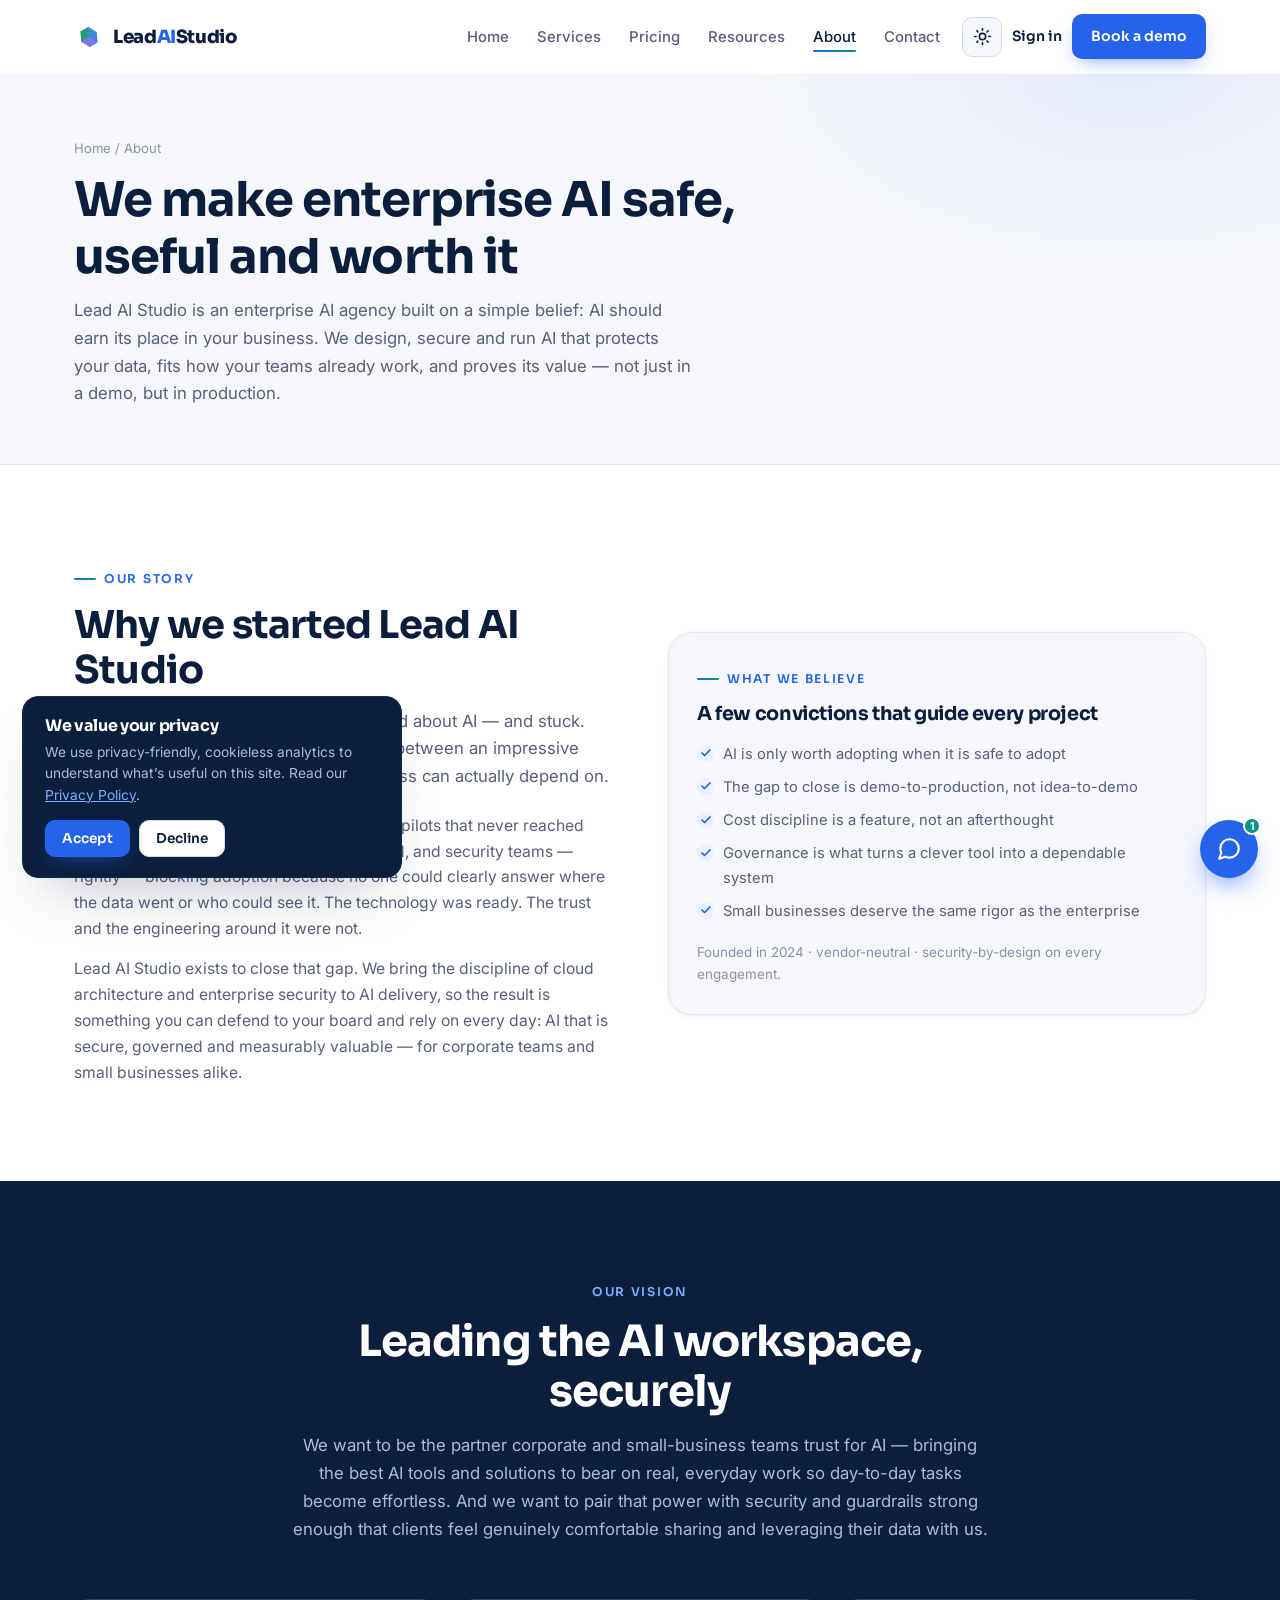
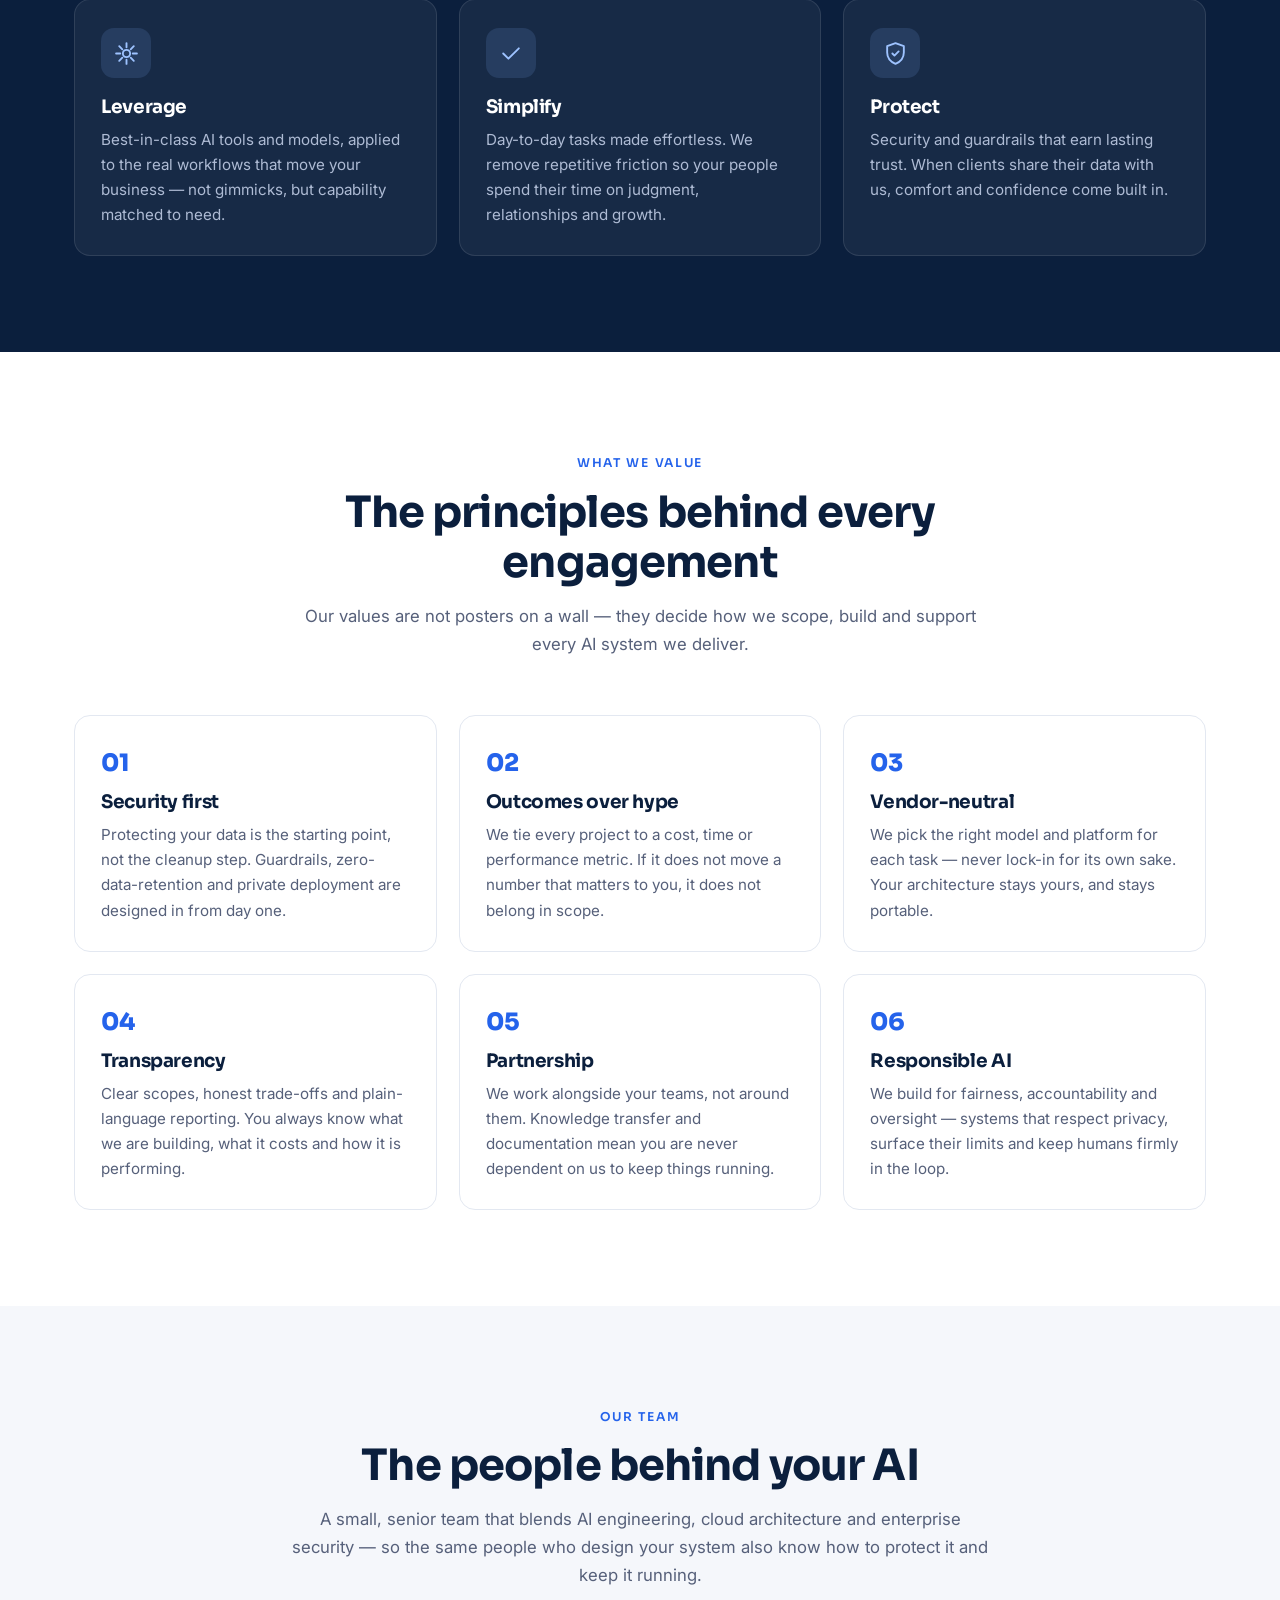
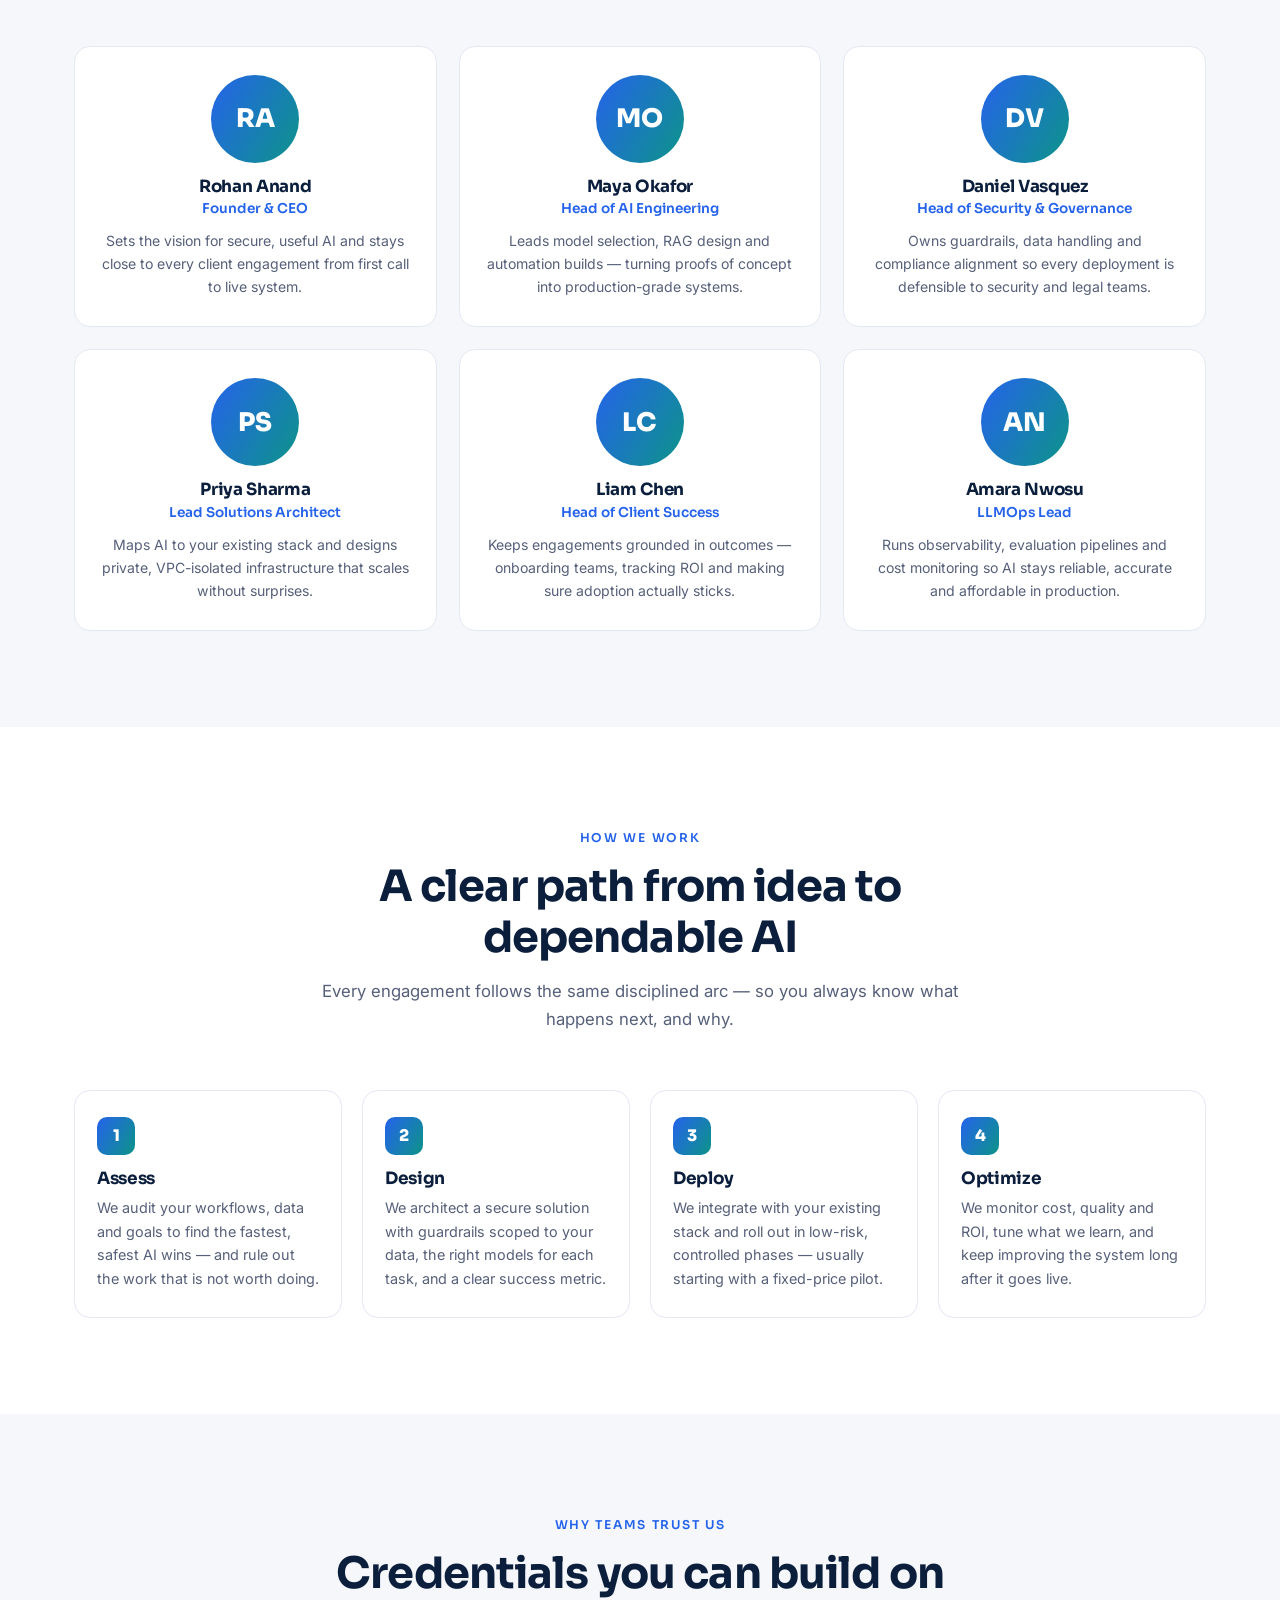
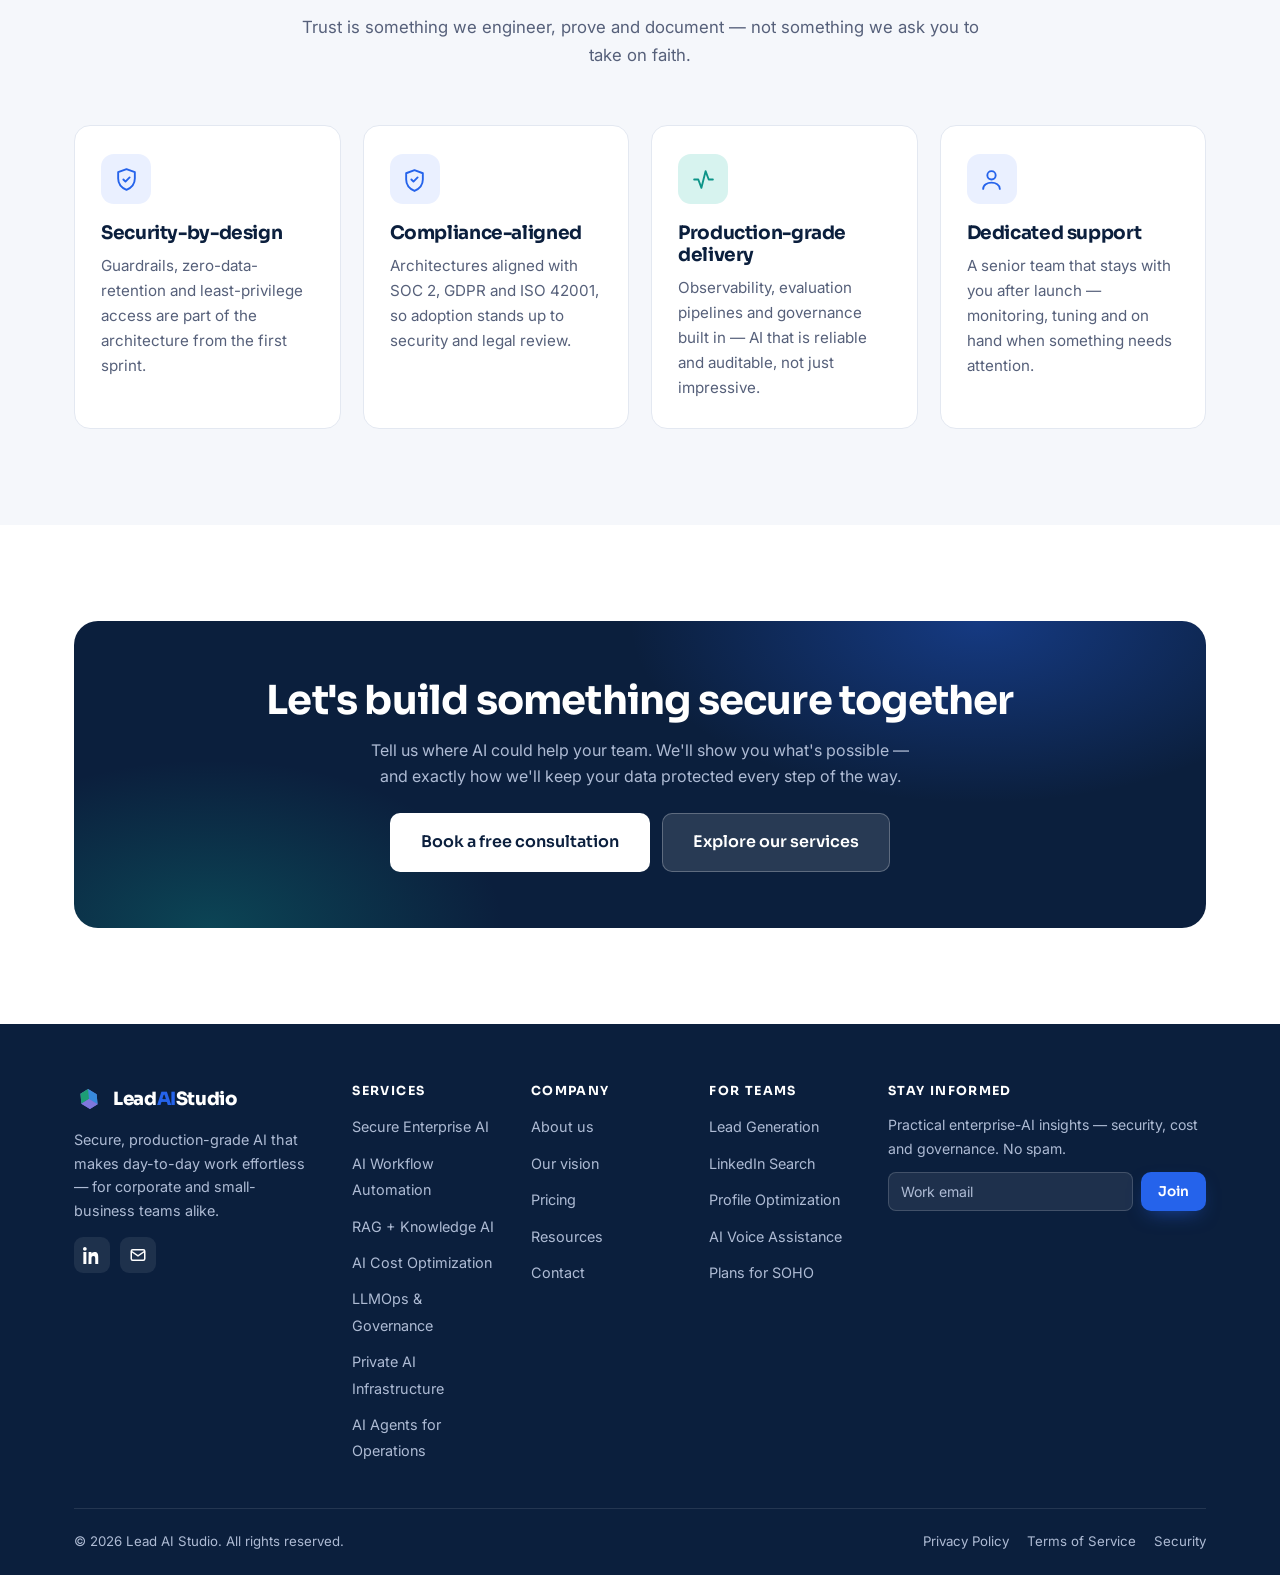
<file: about.html>
<!DOCTYPE html>
<html lang="en">
<head>
  <meta charset="UTF-8" />
  <meta name="viewport" content="width=device-width, initial-scale=1.0" />
  <meta name="theme-color" content="#0b1f3d" />
  <script>
    /* apply saved/system theme before paint — avoids dark-mode flash */
    (function () {
      try {
        var t = localStorage.getItem("theme");
        if (t === "dark" || (!t && window.matchMedia("(prefers-color-scheme: dark)").matches)) {
          document.documentElement.setAttribute("data-theme", "dark");
        }
      } catch (e) {}
    })();
  </script>

  <title>About Lead AI Studio | Secure Enterprise AI, Built on Trust</title>
  <meta name="description" content="Meet Lead AI Studio — an enterprise AI agency closing the gap between demo and production with secure, governed, measurably valuable AI for corporate and SOHO teams." />
  <meta name="keywords" content="about Lead AI Studio, enterprise AI agency, secure AI partner, AI governance team, AI engineering, AI vision, AI values, responsible AI" />
  <meta name="author" content="Lead AI Studio" />
  <meta name="robots" content="index, follow, max-image-preview:large" />
  <link rel="canonical" href="https://www.leadaistudio.com/about.html" />

  <meta property="og:type" content="website" />
  <meta property="og:site_name" content="Lead AI Studio" />
  <meta property="og:title" content="About Lead AI Studio | Secure Enterprise AI, Built on Trust" />
  <meta property="og:description" content="We make enterprise AI safe, useful and worth it — closing the gap between demo and production with secure, governed AI for corporate and small-business teams." />
  <meta property="og:url" content="https://www.leadaistudio.com/about.html" />
  <meta property="og:image" content="https://www.leadaistudio.com/assets/img/og-cover.png" />
  <meta property="og:locale" content="en_US" />
  <meta name="twitter:card" content="summary_large_image" />
  <meta name="twitter:title" content="About Lead AI Studio | Secure Enterprise AI, Built on Trust" />
  <meta name="twitter:description" content="An enterprise AI agency built on trust — secure, governed and measurably valuable AI for corporate and small-business teams." />
  <meta name="twitter:image" content="https://www.leadaistudio.com/assets/img/og-cover.png" />

  <link rel="icon" href="favicon.svg" type="image/svg+xml" />
  <link rel="apple-touch-icon" href="favicon.svg" />
  <link rel="manifest" href="site.webmanifest" />

  <link rel="preconnect" href="https://fonts.googleapis.com" />
  <link rel="preconnect" href="https://fonts.gstatic.com" crossorigin />
  <link rel="stylesheet" href="https://fonts.googleapis.com/css2?family=Sora:wght@400;500;600;700;800&family=Inter:wght@400;500;600&display=swap" />
  <link rel="stylesheet" href="assets/css/styles.css" />

  <script type="application/ld+json">
  {
    "@context": "https://schema.org",
    "@type": "BreadcrumbList",
    "itemListElement": [
      { "@type": "ListItem", "position": 1, "name": "Home", "item": "https://www.leadaistudio.com/" },
      { "@type": "ListItem", "position": 2, "name": "About", "item": "https://www.leadaistudio.com/about.html" }
    ]
  }
  </script>
  <script type="application/ld+json">
  {
    "@context": "https://schema.org",
    "@type": "AboutPage",
    "name": "About Lead AI Studio",
    "url": "https://www.leadaistudio.com/about.html",
    "description": "How and why Lead AI Studio builds secure, governed and measurably valuable enterprise AI for corporate and small-business teams.",
    "mainEntity": {
      "@type": "Organization",
      "name": "Lead AI Studio",
      "url": "https://www.leadaistudio.com/",
      "logo": "https://www.leadaistudio.com/favicon.svg",
      "description": "Lead AI Studio is an enterprise AI agency delivering secure, production-grade AI: workflow automation, RAG knowledge AI, LLM cost optimization, LLMOps governance, private AI infrastructure and AI agents for operations.",
      "slogan": "Leading the AI workspace, securely.",
      "foundingDate": "2024",
      "knowsAbout": ["Enterprise AI", "AI security and guardrails", "LLMOps", "AI governance", "Cloud architecture", "AI cost optimization"],
      "sameAs": ["https://www.linkedin.com/company/lead-ai-studio"],
      "contactPoint": {
        "@type": "ContactPoint",
        "contactType": "Sales",
        "email": "contact@leadaistudio.com",
        "availableLanguage": ["English"]
      }
    }
  }
  </script>
</head>

<body>
  <a class="skip-link" href="#main">Skip to main content</a>

  <!-- ===================== HEADER ===================== -->
  <header class="site-header">
    <div class="container header-inner">
      <a class="brand" href="index.html" aria-label="Lead AI Studio home">
        <img src="assets/img/logo.svg" alt="" width="30" height="30" />
        <span class="brand-name">Lead<span class="brand-accent">AI</span>Studio</span>
      </a>
      <nav class="nav" aria-label="Primary">
        <ul class="nav-list">
          <li><a href="index.html">Home</a></li>
          <li><a href="services.html">Services</a></li>
          <li><a href="pricing.html">Pricing</a></li>
          <li><a href="resources.html">Resources</a></li>
          <li><a href="about.html" class="active">About</a></li>
          <li><a href="contact.html">Contact</a></li>
        </ul>
      </nav>
      <div class="header-actions">
        <a class="header-login" href="contact.html">Sign in</a>
        <a class="btn btn-primary" href="contact.html">Book a demo</a>
      </div>
      <button class="nav-toggle" aria-label="Toggle menu" aria-expanded="false">
        <span></span><span></span><span></span>
      </button>
    </div>
  </header>

  <main id="main">
    <!-- ===================== PAGE HERO ===================== -->
    <section class="page-hero">
      <div class="container">
        <nav class="breadcrumb" aria-label="Breadcrumb">
          <a href="index.html">Home</a> / <span>About</span>
        </nav>
        <h1>We make enterprise AI safe, useful and worth it</h1>
        <p>
          Lead AI Studio is an enterprise AI agency built on a simple belief: AI should
          earn its place in your business. We design, secure and run AI that protects your
          data, fits how your teams already work, and proves its value — not just in a demo,
          but in production.
        </p>
      </div>
    </section>

    <!-- ===================== MISSION / STORY ===================== -->
    <section class="section">
      <div class="container">
        <div class="split">
          <div class="reveal">
            <span class="eyebrow">Our story</span>
            <h2>Why we started Lead AI Studio</h2>
            <p class="section-lead">
              Almost every company we meet is excited about AI — and stuck. The excitement
              is real, but so is the gap between an impressive proof of concept and something
              a business can actually depend on.
            </p>
            <p style="color:var(--slate);font-size:.98rem;margin-bottom:14px">
              We kept seeing the same pattern: promising pilots that never reached production,
              model bills that quietly ballooned, and security teams — rightly — blocking
              adoption because no one could clearly answer where the data went or who could
              see it. The technology was ready. The trust and the engineering around it
              were not.
            </p>
            <p style="color:var(--slate);font-size:.98rem">
              Lead AI Studio exists to close that gap. We bring the discipline of cloud
              architecture and enterprise security to AI delivery, so the result is something
              you can defend to your board and rely on every day: AI that is secure, governed
              and measurably valuable — for corporate teams and small businesses alike.
            </p>
          </div>
          <div class="media-card reveal reveal-d1">
            <span class="eyebrow">What we believe</span>
            <h3 style="font-size:1.2rem;margin-bottom:16px">A few convictions that guide every project</h3>
            <ul class="feature-list">
              <li>AI is only worth adopting when it is safe to adopt</li>
              <li>The gap to close is demo-to-production, not idea-to-demo</li>
              <li>Cost discipline is a feature, not an afterthought</li>
              <li>Governance is what turns a clever tool into a dependable system</li>
              <li>Small businesses deserve the same rigor as the enterprise</li>
            </ul>
            <p style="color:var(--mute);font-size:.84rem;margin-top:18px">
              Founded in 2024 · vendor-neutral · security-by-design on every engagement.
            </p>
          </div>
        </div>
      </div>
    </section>

    <!-- ===================== VISION ===================== -->
    <section class="section band-dark" id="vision">
      <div class="container">
        <div class="section-head reveal">
          <span class="eyebrow">Our vision</span>
          <h2>Leading the AI workspace, securely</h2>
          <p class="section-lead">
            We want to be the partner corporate and small-business teams trust for AI —
            bringing the best AI tools and solutions to bear on real, everyday work so
            day-to-day tasks become effortless. And we want to pair that power with security
            and guardrails strong enough that clients feel genuinely comfortable sharing
            and leveraging their data with us.
          </p>
        </div>
        <div class="grid grid-3">
          <div class="card reveal" style="background:rgba(255,255,255,.05);border-color:rgba(255,255,255,.1)">
            <div class="card-icon" style="background:rgba(127,176,255,.14);color:#9ec3ff">
              <svg viewBox="0 0 24 24" fill="none" stroke="currentColor" stroke-width="1.8" stroke-linecap="round" stroke-linejoin="round"><path d="M12 2v4M12 18v4M2 12h4M18 12h4M5 5l3 3M16 16l3 3M19 5l-3 3M8 16l-3 3"/><circle cx="12" cy="12" r="3.5"/></svg>
            </div>
            <h3 style="color:#fff">Leverage</h3>
            <p style="color:var(--on-dark-soft)">Best-in-class AI tools and models, applied to the real workflows that move your business — not gimmicks, but capability matched to need.</p>
          </div>
          <div class="card reveal reveal-d1" style="background:rgba(255,255,255,.05);border-color:rgba(255,255,255,.1)">
            <div class="card-icon" style="background:rgba(127,176,255,.14);color:#9ec3ff">
              <svg viewBox="0 0 24 24" fill="none" stroke="currentColor" stroke-width="1.8" stroke-linecap="round" stroke-linejoin="round"><path d="M5 12l5 5L20 7"/></svg>
            </div>
            <h3 style="color:#fff">Simplify</h3>
            <p style="color:var(--on-dark-soft)">Day-to-day tasks made effortless. We remove repetitive friction so your people spend their time on judgment, relationships and growth.</p>
          </div>
          <div class="card reveal reveal-d2" style="background:rgba(255,255,255,.05);border-color:rgba(255,255,255,.1)">
            <div class="card-icon" style="background:rgba(127,176,255,.14);color:#9ec3ff">
              <svg viewBox="0 0 24 24" fill="none" stroke="currentColor" stroke-width="1.8" stroke-linecap="round" stroke-linejoin="round"><path d="M12 2 4 5v6c0 5 3.5 9 8 11 4.5-2 8-6 8-11V5l-8-3Z"/><path d="m9 12 2 2 4-4"/></svg>
            </div>
            <h3 style="color:#fff">Protect</h3>
            <p style="color:var(--on-dark-soft)">Security and guardrails that earn lasting trust. When clients share their data with us, comfort and confidence come built in.</p>
          </div>
        </div>
      </div>
    </section>

    <!-- ===================== VALUES ===================== -->
    <section class="section">
      <div class="container">
        <div class="section-head reveal">
          <span class="eyebrow">What we value</span>
          <h2>The principles behind every engagement</h2>
          <p class="section-lead">
            Our values are not posters on a wall — they decide how we scope, build and
            support every AI system we deliver.
          </p>
        </div>
        <div class="grid grid-3">
          <div class="card value-card reveal">
            <div class="card-num">01</div>
            <h3>Security first</h3>
            <p>Protecting your data is the starting point, not the cleanup step. Guardrails, zero-data-retention and private deployment are designed in from day one.</p>
          </div>
          <div class="card value-card reveal reveal-d1">
            <div class="card-num">02</div>
            <h3>Outcomes over hype</h3>
            <p>We tie every project to a cost, time or performance metric. If it does not move a number that matters to you, it does not belong in scope.</p>
          </div>
          <div class="card value-card reveal reveal-d2">
            <div class="card-num">03</div>
            <h3>Vendor-neutral</h3>
            <p>We pick the right model and platform for each task — never lock-in for its own sake. Your architecture stays yours, and stays portable.</p>
          </div>
          <div class="card value-card reveal">
            <div class="card-num">04</div>
            <h3>Transparency</h3>
            <p>Clear scopes, honest trade-offs and plain-language reporting. You always know what we are building, what it costs and how it is performing.</p>
          </div>
          <div class="card value-card reveal reveal-d1">
            <div class="card-num">05</div>
            <h3>Partnership</h3>
            <p>We work alongside your teams, not around them. Knowledge transfer and documentation mean you are never dependent on us to keep things running.</p>
          </div>
          <div class="card value-card reveal reveal-d2">
            <div class="card-num">06</div>
            <h3>Responsible AI</h3>
            <p>We build for fairness, accountability and oversight — systems that respect privacy, surface their limits and keep humans firmly in the loop.</p>
          </div>
        </div>
      </div>
    </section>

    <!-- ===================== TEAM ===================== -->
    <section class="section bg-soft">
      <div class="container">
        <div class="section-head reveal">
          <span class="eyebrow">Our team</span>
          <h2>The people behind your AI</h2>
          <p class="section-lead">
            A small, senior team that blends AI engineering, cloud architecture and
            enterprise security — so the same people who design your system also know
            how to protect it and keep it running.
          </p>
        </div>
        <div class="grid grid-3">
          <div class="card team-card reveal">
            <div class="team-avatar">RA</div>
            <h3>Rohan Anand</h3>
            <p class="role">Founder &amp; CEO</p>
            <p>Sets the vision for secure, useful AI and stays close to every client engagement from first call to live system.</p>
          </div>
          <div class="card team-card reveal reveal-d1">
            <div class="team-avatar">MO</div>
            <h3>Maya Okafor</h3>
            <p class="role">Head of AI Engineering</p>
            <p>Leads model selection, RAG design and automation builds — turning proofs of concept into production-grade systems.</p>
          </div>
          <div class="card team-card reveal reveal-d2">
            <div class="team-avatar">DV</div>
            <h3>Daniel Vasquez</h3>
            <p class="role">Head of Security &amp; Governance</p>
            <p>Owns guardrails, data handling and compliance alignment so every deployment is defensible to security and legal teams.</p>
          </div>
          <div class="card team-card reveal">
            <div class="team-avatar">PS</div>
            <h3>Priya Sharma</h3>
            <p class="role">Lead Solutions Architect</p>
            <p>Maps AI to your existing stack and designs private, VPC-isolated infrastructure that scales without surprises.</p>
          </div>
          <div class="card team-card reveal reveal-d1">
            <div class="team-avatar">LC</div>
            <h3>Liam Chen</h3>
            <p class="role">Head of Client Success</p>
            <p>Keeps engagements grounded in outcomes — onboarding teams, tracking ROI and making sure adoption actually sticks.</p>
          </div>
          <div class="card team-card reveal reveal-d2">
            <div class="team-avatar">AN</div>
            <h3>Amara Nwosu</h3>
            <p class="role">LLMOps Lead</p>
            <p>Runs observability, evaluation pipelines and cost monitoring so AI stays reliable, accurate and affordable in production.</p>
          </div>
        </div>
      </div>
    </section>

    <!-- ===================== HOW WE WORK ===================== -->
    <section class="section">
      <div class="container">
        <div class="section-head reveal">
          <span class="eyebrow">How we work</span>
          <h2>A clear path from idea to dependable AI</h2>
          <p class="section-lead">
            Every engagement follows the same disciplined arc — so you always know what
            happens next, and why.
          </p>
        </div>
        <div class="steps">
          <div class="step reveal">
            <div class="step-num">1</div>
            <h3>Assess</h3>
            <p>We audit your workflows, data and goals to find the fastest, safest AI wins — and rule out the work that is not worth doing.</p>
          </div>
          <div class="step reveal reveal-d1">
            <div class="step-num">2</div>
            <h3>Design</h3>
            <p>We architect a secure solution with guardrails scoped to your data, the right models for each task, and a clear success metric.</p>
          </div>
          <div class="step reveal reveal-d2">
            <div class="step-num">3</div>
            <h3>Deploy</h3>
            <p>We integrate with your existing stack and roll out in low-risk, controlled phases — usually starting with a fixed-price pilot.</p>
          </div>
          <div class="step reveal reveal-d3">
            <div class="step-num">4</div>
            <h3>Optimize</h3>
            <p>We monitor cost, quality and ROI, tune what we learn, and keep improving the system long after it goes live.</p>
          </div>
        </div>
      </div>
    </section>

    <!-- ===================== TRUST / CREDENTIALS ===================== -->
    <section class="section bg-soft">
      <div class="container">
        <div class="section-head reveal">
          <span class="eyebrow">Why teams trust us</span>
          <h2>Credentials you can build on</h2>
          <p class="section-lead">
            Trust is something we engineer, prove and document — not something we ask you
            to take on faith.
          </p>
        </div>
        <div class="grid grid-4">
          <div class="card reveal">
            <div class="card-icon"><svg viewBox="0 0 24 24" fill="none" stroke="currentColor" stroke-width="1.8" stroke-linecap="round" stroke-linejoin="round"><path d="M12 2 4 5v6c0 5 3.5 9 8 11 4.5-2 8-6 8-11V5l-8-3Z"/><path d="m9 12 2 2 4-4"/></svg></div>
            <h3>Security-by-design</h3>
            <p>Guardrails, zero-data-retention and least-privilege access are part of the architecture from the first sprint.</p>
          </div>
          <div class="card reveal reveal-d1">
            <div class="card-icon"><svg viewBox="0 0 24 24" fill="none" stroke="currentColor" stroke-width="1.8" stroke-linecap="round" stroke-linejoin="round"><path d="M9 12l2 2 4-4"/><path d="M12 3 4 6v6c0 5 3.5 9 8 11 4.5-2 8-6 8-11V6l-8-3Z"/></svg></div>
            <h3>Compliance-aligned</h3>
            <p>Architectures aligned with SOC 2, GDPR and ISO 42001, so adoption stands up to security and legal review.</p>
          </div>
          <div class="card reveal reveal-d2">
            <div class="card-icon teal"><svg viewBox="0 0 24 24" fill="none" stroke="currentColor" stroke-width="1.8" stroke-linecap="round" stroke-linejoin="round"><path d="M3 12h4l3 8 4-16 3 8h4"/></svg></div>
            <h3>Production-grade delivery</h3>
            <p>Observability, evaluation pipelines and governance built in — AI that is reliable and auditable, not just impressive.</p>
          </div>
          <div class="card reveal reveal-d3">
            <div class="card-icon"><svg viewBox="0 0 24 24" fill="none" stroke="currentColor" stroke-width="1.8" stroke-linecap="round" stroke-linejoin="round"><circle cx="12" cy="8" r="4"/><path d="M4 21c0-4 4-6 8-6s8 2 8 6"/></svg></div>
            <h3>Dedicated support</h3>
            <p>A senior team that stays with you after launch — monitoring, tuning and on hand when something needs attention.</p>
          </div>
        </div>
      </div>
    </section>

    <!-- ===================== CTA ===================== -->
    <section class="section">
      <div class="container">
        <div class="cta-band reveal">
          <h2>Let's build something secure together</h2>
          <p>Tell us where AI could help your team. We'll show you what's possible — and exactly how we'll keep your data protected every step of the way.</p>
          <div class="cta-actions">
            <a class="btn btn-white btn-lg" href="contact.html">Book a free consultation</a>
            <a class="btn btn-light btn-lg" href="services.html">Explore our services</a>
          </div>
        </div>
      </div>
    </section>
  </main>

  <!-- ===================== FOOTER ===================== -->
  <footer class="site-footer">
    <div class="container">
      <div class="footer-grid">
        <div class="footer-brand">
          <a class="brand" href="index.html" aria-label="Lead AI Studio home">
            <img src="assets/img/logo.svg" alt="" width="30" height="30" />
            <span class="brand-name">Lead<span class="brand-accent">AI</span>Studio</span>
          </a>
          <p>Secure, production-grade AI that makes day-to-day work effortless — for corporate and small-business teams alike.</p>
          <div class="footer-social">
            <a href="https://www.linkedin.com/company/lead-ai-studio" target="_blank" rel="noopener" aria-label="LinkedIn">
              <svg viewBox="0 0 24 24" fill="currentColor"><path d="M4.98 3.5A2.5 2.5 0 1 1 0 3.5a2.5 2.5 0 0 1 4.98 0ZM.5 8h4V24h-4Zm7 0h3.8v2.2h.05c.53-1 1.83-2.2 3.95-2.2 4.2 0 5 2.77 5 6.37V24h-4v-7c0-1.67-.03-3.8-2.32-3.8-2.32 0-2.68 1.8-2.68 3.67V24h-4Z"/></svg>
            </a>
            <a href="mailto:contact@leadaistudio.com" aria-label="Email">
              <svg viewBox="0 0 24 24" fill="none" stroke="currentColor" stroke-width="2"><rect x="3" y="5" width="18" height="14" rx="2"/><path d="m3 7 9 6 9-6"/></svg>
            </a>
          </div>
        </div>
        <nav class="footer-col" aria-label="Services">
          <h3>Services</h3>
          <ul>
            <li><a href="services.html#secure-ai">Secure Enterprise AI</a></li>
            <li><a href="services.html#automation">AI Workflow Automation</a></li>
            <li><a href="services.html#rag">RAG + Knowledge AI</a></li>
            <li><a href="services.html#cost">AI Cost Optimization</a></li>
            <li><a href="services.html#llmops">LLMOps &amp; Governance</a></li>
            <li><a href="services.html#infrastructure">Private AI Infrastructure</a></li>
            <li><a href="services.html#agents">AI Agents for Operations</a></li>
          </ul>
        </nav>
        <nav class="footer-col" aria-label="Company">
          <h3>Company</h3>
          <ul>
            <li><a href="about.html">About us</a></li>
            <li><a href="about.html#vision">Our vision</a></li>
            <li><a href="pricing.html">Pricing</a></li>
            <li><a href="resources.html">Resources</a></li>
            <li><a href="contact.html">Contact</a></li>
          </ul>
        </nav>
        <nav class="footer-col" aria-label="Solutions">
          <h3>For teams</h3>
          <ul>
            <li><a href="services.html#growth">Lead Generation</a></li>
            <li><a href="services.html#growth">LinkedIn Search</a></li>
            <li><a href="services.html#growth">Profile Optimization</a></li>
            <li><a href="services.html#growth">AI Voice Assistance</a></li>
            <li><a href="pricing.html">Plans for SOHO</a></li>
          </ul>
        </nav>
        <div class="footer-col footer-news">
          <h3>Stay informed</h3>
          <p>Practical enterprise-AI insights — security, cost and governance. No spam.</p>
          <form name="newsletter" method="POST" data-netlify="true" data-netlify-honeypot="bot-field" data-validate data-success="You're subscribed — thank you!">
            <input type="hidden" name="form-name" value="newsletter" />
            <p hidden><label>Skip this field if you are human: <input name="bot-field" /></label></p>
            <input type="email" name="email" placeholder="Work email" aria-label="Work email" required />
            <button class="btn btn-primary btn-sm" type="submit">Join</button>
          </form>
          <p class="form-note" style="margin-top:8px"></p>
        </div>
      </div>
    </div>
    <div class="container">
      <div class="footer-bottom">
        <p>&copy; <span data-year>2026</span> Lead AI Studio. All rights reserved.</p>
        <div class="footer-legal">
          <a href="#">Privacy Policy</a>
          <a href="#">Terms of Service</a>
          <a href="#">Security</a>
        </div>
      </div>
    </div>
  </footer>

  <script src="assets/js/main.js" defer></script>
  <script src="assets/js/chatbot.js" defer></script>
</body>
</html>
</file>
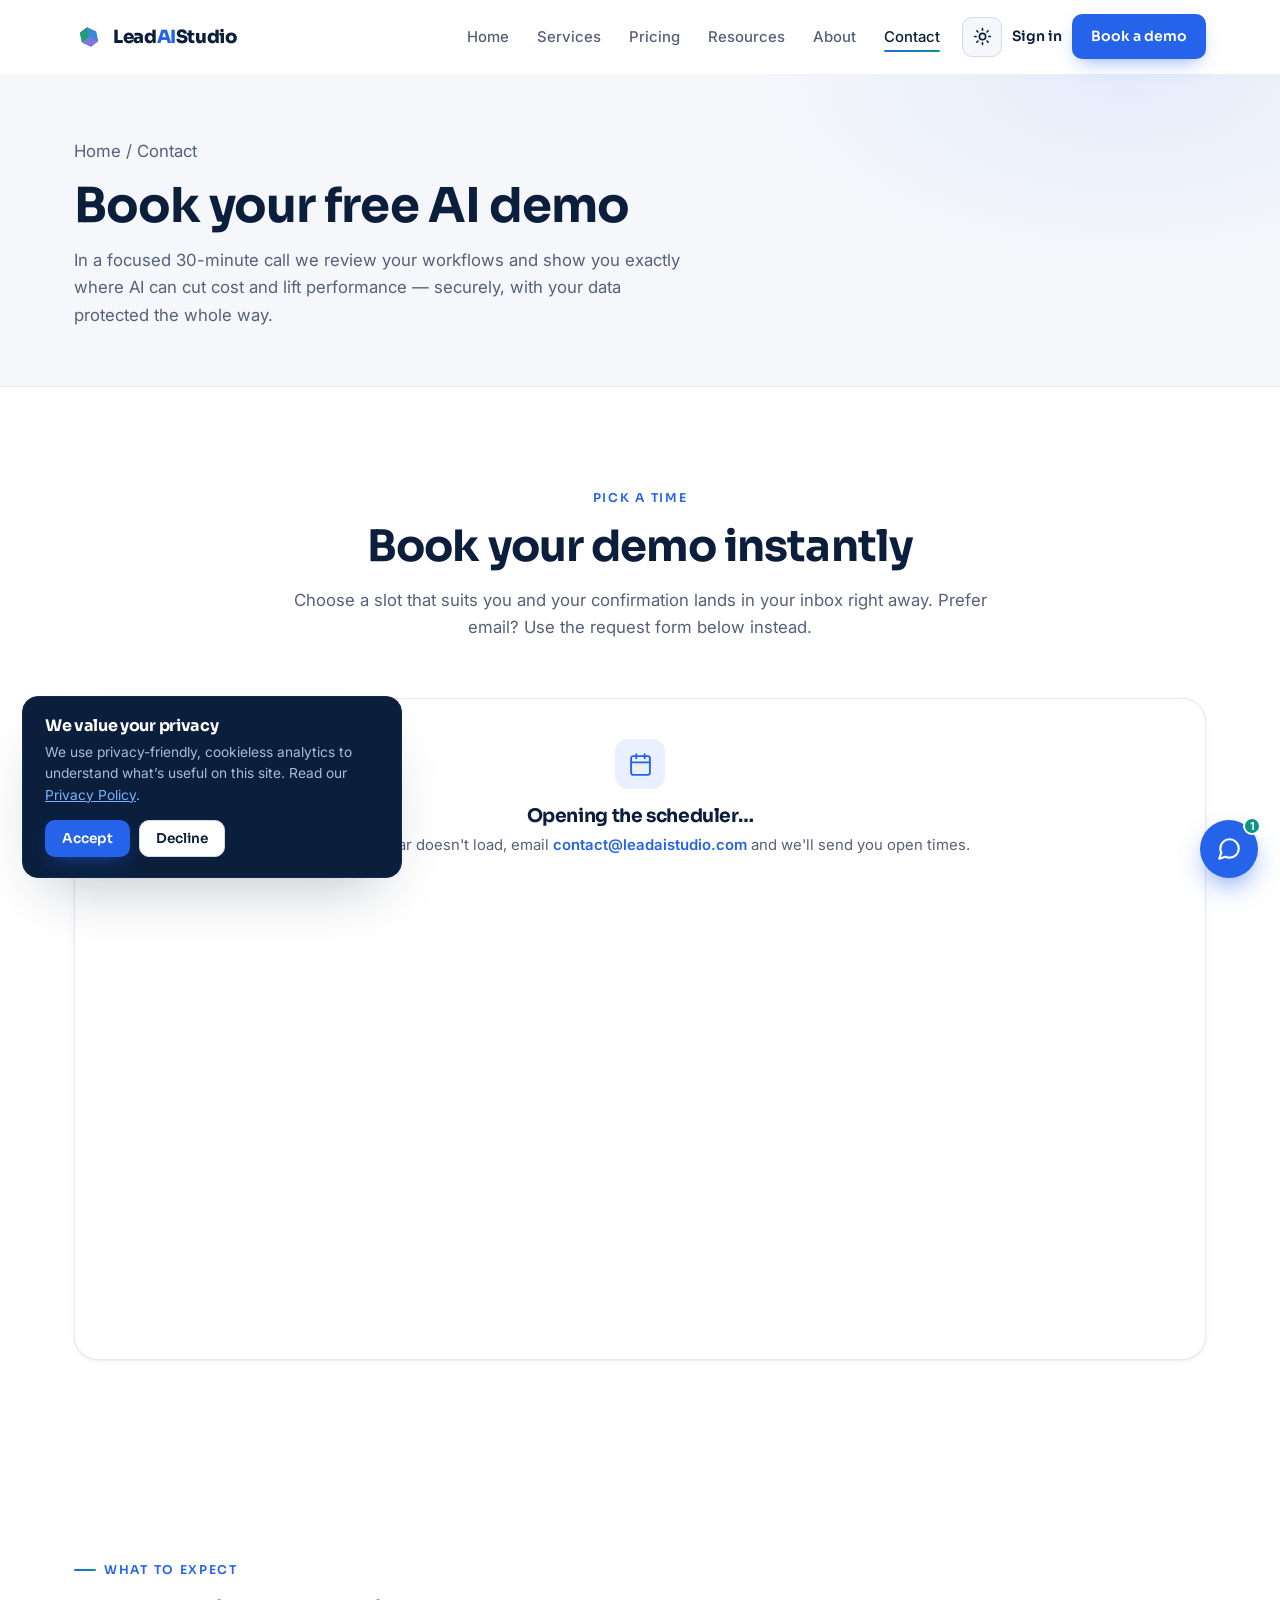
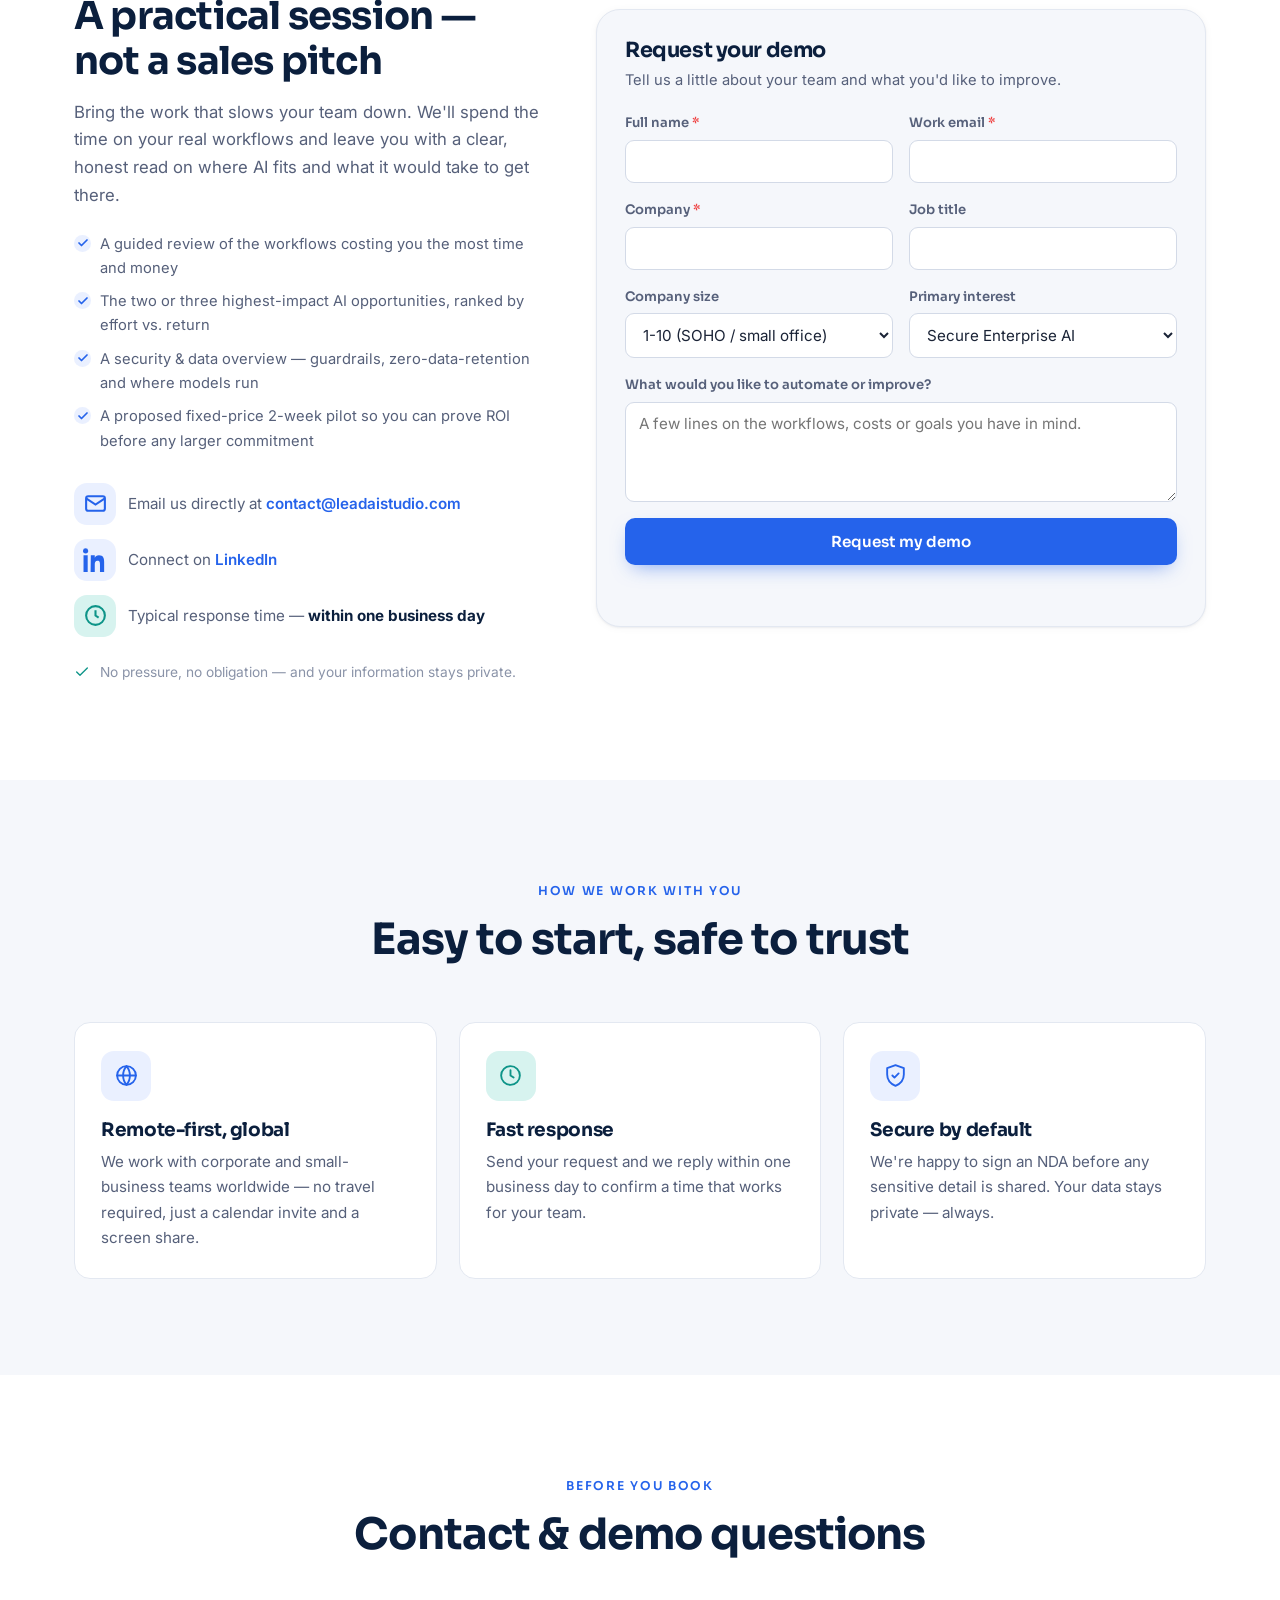
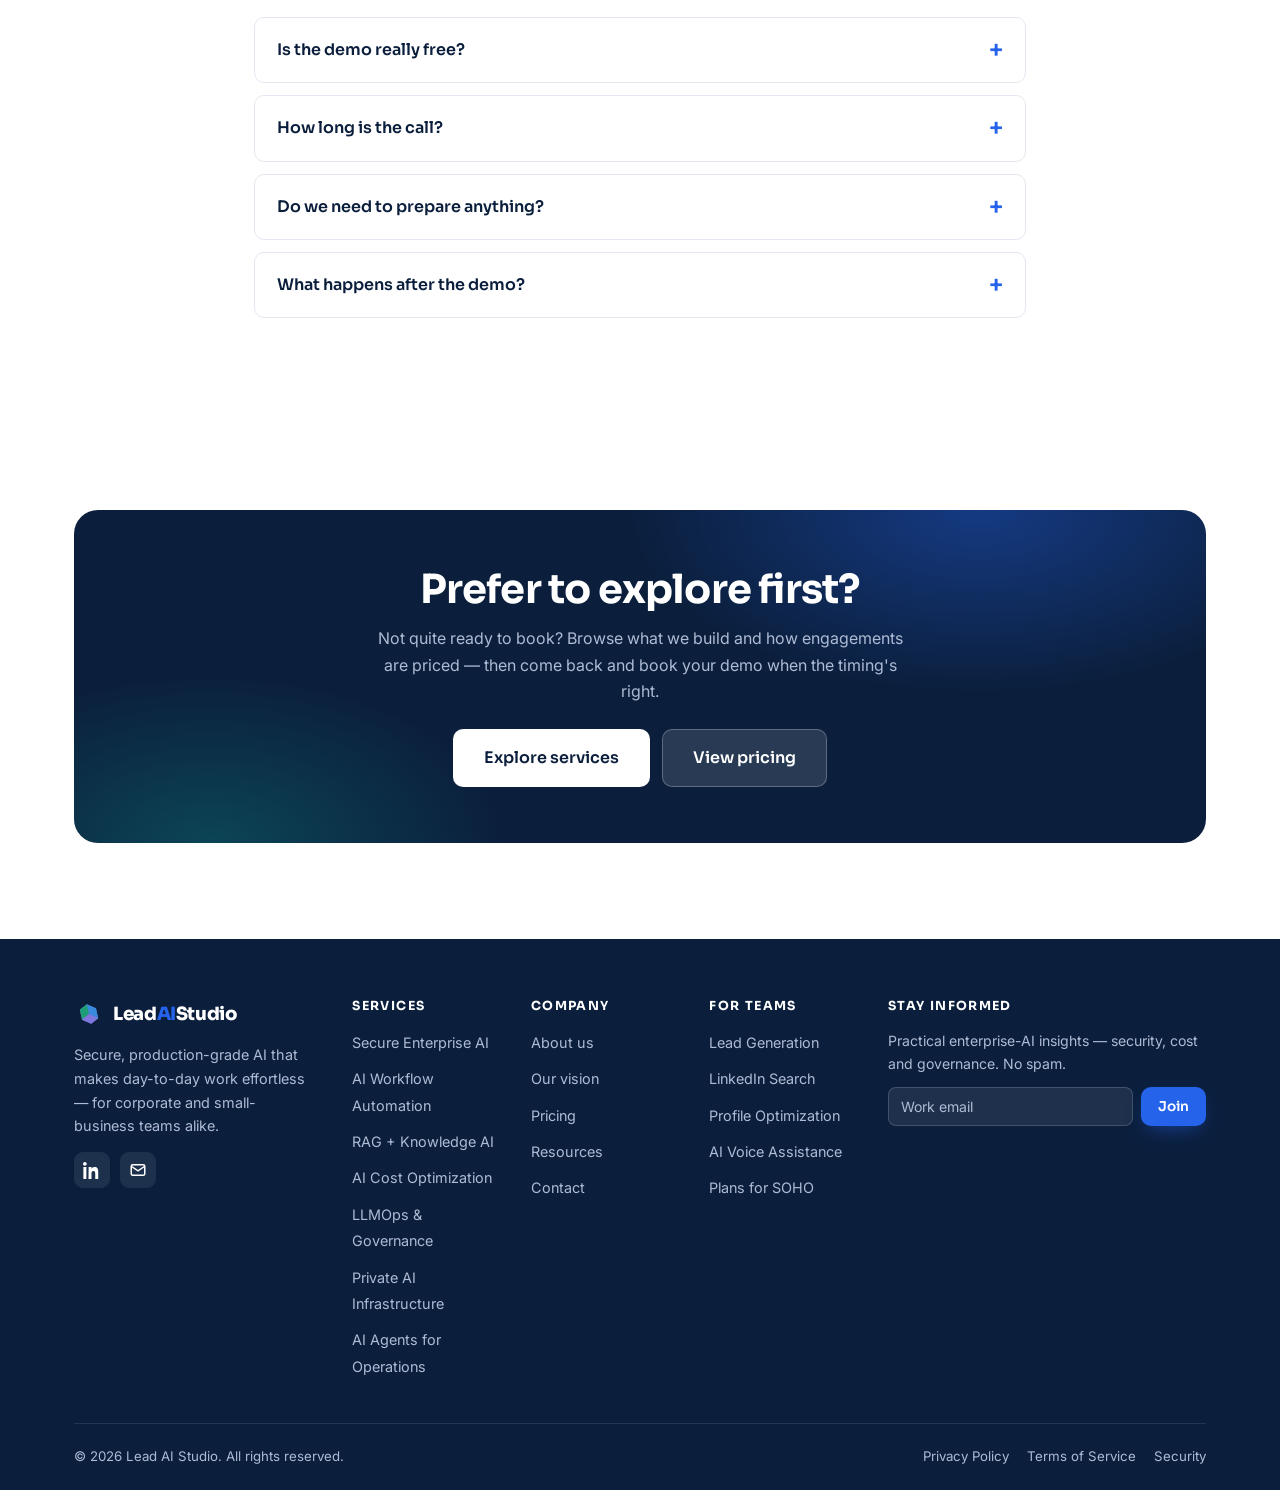
<file: contact.html>
<!DOCTYPE html>
<html lang="en">
<head>
  <meta charset="UTF-8" />
  <meta name="viewport" content="width=device-width, initial-scale=1.0" />
  <meta name="theme-color" content="#0b1f3d" />
  <script>
    /* apply saved/system theme before paint — avoids dark-mode flash */
    (function () {
      try {
        var t = localStorage.getItem("theme");
        if (t === "dark" || (!t && window.matchMedia("(prefers-color-scheme: dark)").matches)) {
          document.documentElement.setAttribute("data-theme", "dark");
        }
      } catch (e) {}
    })();
  </script>

  <title>Book a Demo | Contact Lead AI Studio</title>
  <meta name="description" content="Book a free 30-minute AI demo with Lead AI Studio. We review your workflows, pinpoint high-impact AI opportunities and propose a fixed-price 2-week pilot — securely." />
  <meta name="keywords" content="book AI demo, contact Lead AI Studio, enterprise AI consultation, AI pilot, AI workflow review, secure AI demo" />
  <meta name="author" content="Lead AI Studio" />
  <meta name="robots" content="index, follow, max-image-preview:large" />
  <link rel="canonical" href="https://www.leadaistudio.com/contact.html" />

  <meta property="og:type" content="website" />
  <meta property="og:site_name" content="Lead AI Studio" />
  <meta property="og:title" content="Book a Demo | Contact Lead AI Studio" />
  <meta property="og:description" content="Book a free 30-minute AI demo. We review your workflows, find the highest-impact AI opportunities and propose a fixed-price 2-week pilot — securely." />
  <meta property="og:url" content="https://www.leadaistudio.com/contact.html" />
  <meta property="og:image" content="https://www.leadaistudio.com/assets/img/og-cover.png" />
  <meta property="og:locale" content="en_US" />
  <meta name="twitter:card" content="summary_large_image" />
  <meta name="twitter:title" content="Book a Demo | Contact Lead AI Studio" />
  <meta name="twitter:description" content="Book a free 30-minute AI demo with Lead AI Studio — workflow review, high-impact opportunities and a fixed-price pilot." />
  <meta name="twitter:image" content="https://www.leadaistudio.com/assets/img/og-cover.png" />

  <link rel="icon" href="favicon.svg" type="image/svg+xml" />
  <link rel="apple-touch-icon" href="favicon.svg" />
  <link rel="manifest" href="site.webmanifest" />

  <link rel="preconnect" href="https://fonts.googleapis.com" />
  <link rel="preconnect" href="https://fonts.gstatic.com" crossorigin />
  <link rel="stylesheet" href="https://fonts.googleapis.com/css2?family=Sora:wght@400;500;600;700;800&family=Inter:wght@400;500;600&display=swap" />
  <link rel="stylesheet" href="assets/css/styles.css" />

  <script type="application/ld+json">
  {
    "@context": "https://schema.org",
    "@type": "Organization",
    "name": "Lead AI Studio",
    "url": "https://www.leadaistudio.com/",
    "logo": "https://www.leadaistudio.com/favicon.svg",
    "description": "Lead AI Studio delivers secure, production-grade enterprise AI: automation, RAG knowledge AI, LLM cost optimization, LLMOps governance, private AI infrastructure and AI agents for operations.",
    "slogan": "Leading the AI workspace, securely.",
    "sameAs": ["https://www.linkedin.com/company/lead-ai-studio"],
    "contactPoint": {
      "@type": "ContactPoint",
      "contactType": "Sales",
      "email": "contact@leadaistudio.com",
      "availableLanguage": ["English"]
    }
  }
  </script>
  <script type="application/ld+json">
  {
    "@context": "https://schema.org",
    "@type": "BreadcrumbList",
    "itemListElement": [
      { "@type": "ListItem", "position": 1, "name": "Home", "item": "https://www.leadaistudio.com/" },
      { "@type": "ListItem", "position": 2, "name": "Contact", "item": "https://www.leadaistudio.com/contact.html" }
    ]
  }
  </script>
  <script type="application/ld+json">
  {
    "@context": "https://schema.org",
    "@type": "ContactPage",
    "name": "Book a Demo | Contact Lead AI Studio",
    "url": "https://www.leadaistudio.com/contact.html",
    "description": "Book a free 30-minute AI demo with Lead AI Studio. We review your workflows, identify high-impact AI opportunities and propose a fixed-price 2-week pilot.",
    "mainEntity": {
      "@type": "Organization",
      "name": "Lead AI Studio",
      "url": "https://www.leadaistudio.com/",
      "email": "contact@leadaistudio.com",
      "sameAs": ["https://www.linkedin.com/company/lead-ai-studio"],
      "contactPoint": {
        "@type": "ContactPoint",
        "contactType": "Sales",
        "email": "contact@leadaistudio.com",
        "availableLanguage": ["English"]
      }
    }
  }
  </script>
</head>

<body>
  <a class="skip-link" href="#main">Skip to main content</a>

  <!-- ===================== HEADER ===================== -->
  <header class="site-header">
    <div class="container header-inner">
      <a class="brand" href="index.html" aria-label="Lead AI Studio home">
        <img src="assets/img/logo.svg" alt="" width="30" height="30" />
        <span class="brand-name">Lead<span class="brand-accent">AI</span>Studio</span>
      </a>
      <nav class="nav" aria-label="Primary">
        <ul class="nav-list">
          <li><a href="index.html">Home</a></li>
          <li><a href="services.html">Services</a></li>
          <li><a href="pricing.html">Pricing</a></li>
          <li><a href="resources.html">Resources</a></li>
          <li><a href="about.html">About</a></li>
          <li><a href="contact.html" class="active">Contact</a></li>
        </ul>
      </nav>
      <div class="header-actions">
        <a class="header-login" href="contact.html">Sign in</a>
        <a class="btn btn-primary" href="contact.html">Book a demo</a>
      </div>
      <button class="nav-toggle" aria-label="Toggle menu" aria-expanded="false">
        <span></span><span></span><span></span>
      </button>
    </div>
  </header>

  <main id="main">
    <!-- ===================== PAGE HERO ===================== -->
    <section class="page-hero">
      <div class="container">
        <p class="breadcrumb"><a href="index.html">Home</a> / Contact</p>
        <h1>Book your free AI demo</h1>
        <p>
          In a focused 30-minute call we review your workflows and show you exactly where
          AI can cut cost and lift performance — securely, with your data protected the whole way.
        </p>
      </div>
    </section>

    <!-- ===================== INSTANT SCHEDULER ===================== -->
    <section class="section">
      <div class="container">
        <div class="section-head reveal">
          <span class="eyebrow">Pick a time</span>
          <h2>Book your demo instantly</h2>
          <p class="section-lead">
            Choose a slot that suits you and your confirmation lands in your inbox right away.
            Prefer email? Use the request form below instead.
          </p>
        </div>
        <!-- Replace data-url with your Calendly or Cal.com scheduling link -->
        <div class="cal-embed reveal">
          <div class="calendly-inline-widget" data-url="https://calendly.com/theleadaistudio/30min"
               style="min-width:320px;height:660px;">
            <div class="cal-fallback">
              <div class="card-icon" style="width:50px;height:50px">
                <svg viewBox="0 0 24 24" fill="none" stroke="currentColor" stroke-width="1.8" stroke-linecap="round" stroke-linejoin="round"><rect x="3" y="4" width="18" height="18" rx="2"/><path d="M16 2v4M8 2v4M3 10h18"/></svg>
              </div>
              <h3>Opening the scheduler&hellip;</h3>
              <p style="color:var(--slate);font-size:.93rem;margin-top:6px">
                If the calendar doesn't load, email
                <a href="mailto:contact@leadaistudio.com" style="color:var(--blue);font-weight:600">contact@leadaistudio.com</a>
                and we'll send you open times.
              </p>
            </div>
          </div>
        </div>
      </div>
    </section>
    <script src="https://assets.calendly.com/assets/external/widget.js" async></script>

    <!-- ===================== CONTACT / BOOKING ===================== -->
    <section class="section">
      <div class="container">
        <div class="split">
          <!-- LEFT: what to expect -->
          <div class="reveal">
            <span class="eyebrow">What to expect</span>
            <h2>A practical session — not a sales pitch</h2>
            <p class="section-lead">
              Bring the work that slows your team down. We'll spend the time on your
              real workflows and leave you with a clear, honest read on where AI fits
              and what it would take to get there.
            </p>
            <ul class="feature-list">
              <li>A guided review of the workflows costing you the most time and money</li>
              <li>The two or three highest-impact AI opportunities, ranked by effort vs. return</li>
              <li>A security &amp; data overview — guardrails, zero-data-retention and where models run</li>
              <li>A proposed fixed-price 2-week pilot so you can prove ROI before any larger commitment</li>
            </ul>

            <!-- contact details -->
            <div style="margin-top:30px;display:flex;flex-direction:column;gap:14px">
              <div style="display:flex;align-items:center;gap:12px">
                <span class="card-icon" style="width:42px;height:42px;margin:0;flex-shrink:0">
                  <svg viewBox="0 0 24 24" fill="none" stroke="currentColor" stroke-width="2"><rect x="3" y="5" width="18" height="14" rx="2"/><path d="m3 7 9 6 9-6"/></svg>
                </span>
                <span style="font-size:.95rem;color:var(--slate)">
                  Email us directly at
                  <a href="mailto:contact@leadaistudio.com" style="color:var(--blue);font-weight:600">contact@leadaistudio.com</a>
                </span>
              </div>
              <div style="display:flex;align-items:center;gap:12px">
                <span class="card-icon" style="width:42px;height:42px;margin:0;flex-shrink:0">
                  <svg viewBox="0 0 24 24" fill="currentColor"><path d="M4.98 3.5A2.5 2.5 0 1 1 0 3.5a2.5 2.5 0 0 1 4.98 0ZM.5 8h4V24h-4Zm7 0h3.8v2.2h.05c.53-1 1.83-2.2 3.95-2.2 4.2 0 5 2.77 5 6.37V24h-4v-7c0-1.67-.03-3.8-2.32-3.8-2.32 0-2.68 1.8-2.68 3.67V24h-4Z"/></svg>
                </span>
                <span style="font-size:.95rem;color:var(--slate)">
                  Connect on
                  <a href="https://www.linkedin.com/company/lead-ai-studio" target="_blank" rel="noopener" style="color:var(--blue);font-weight:600">LinkedIn</a>
                </span>
              </div>
              <div style="display:flex;align-items:center;gap:12px">
                <span class="card-icon teal" style="width:42px;height:42px;margin:0;flex-shrink:0">
                  <svg viewBox="0 0 24 24" fill="none" stroke="currentColor" stroke-width="2"><circle cx="12" cy="12" r="9"/><path d="M12 7v5l3 2"/></svg>
                </span>
                <span style="font-size:.95rem;color:var(--slate)">
                  Typical response time — <strong style="color:var(--navy)">within one business day</strong>
                </span>
              </div>
            </div>

            <p class="hero-note" style="margin-top:24px">
              <svg viewBox="0 0 24 24" fill="none" stroke="currentColor" stroke-width="2" stroke-linecap="round" stroke-linejoin="round"><path d="M20 6 9 17l-5-5"/></svg>
              No pressure, no obligation — and your information stays private.
            </p>
          </div>

          <!-- RIGHT: booking form -->
          <div class="media-card reveal reveal-d1">
            <h3 style="font-size:1.3rem;margin-bottom:6px">Request your demo</h3>
            <p style="color:var(--slate);font-size:.92rem;margin-bottom:20px">
              Tell us a little about your team and what you'd like to improve.
            </p>
            <form name="demo-request" method="POST" data-netlify="true" data-netlify-honeypot="bot-field" data-validate data-success="Thank you — your demo request is in. We'll reach out within one business day to confirm a time.">
              <input type="hidden" name="form-name" value="demo-request" />
              <p hidden><label>Skip this field if you are human: <input name="bot-field" /></label></p>
              <div class="form-grid">
                <div class="field">
                  <label for="cName">Full name <span aria-hidden="true" style="color:#ef4444">*</span></label>
                  <input type="text" id="cName" name="name" autocomplete="name" required />
                </div>
                <div class="field">
                  <label for="cEmail">Work email <span aria-hidden="true" style="color:#ef4444">*</span></label>
                  <input type="email" id="cEmail" name="email" autocomplete="email" required />
                </div>
                <div class="field">
                  <label for="cCompany">Company <span aria-hidden="true" style="color:#ef4444">*</span></label>
                  <input type="text" id="cCompany" name="company" autocomplete="organization" required />
                </div>
                <div class="field">
                  <label for="cTitle">Job title</label>
                  <input type="text" id="cTitle" name="title" autocomplete="organization-title" />
                </div>
                <div class="field">
                  <label for="cSize">Company size</label>
                  <select id="cSize" name="company_size">
                    <option value="1-10">1-10 (SOHO / small office)</option>
                    <option value="11-50">11-50</option>
                    <option value="51-200">51-200</option>
                    <option value="201-1000">201-1000</option>
                    <option value="1000+">1000+</option>
                  </select>
                </div>
                <div class="field">
                  <label for="cInterest">Primary interest</label>
                  <select id="cInterest" name="interest">
                    <option value="secure-ai">Secure Enterprise AI</option>
                    <option value="automation">AI Workflow Automation</option>
                    <option value="rag">RAG + Knowledge AI</option>
                    <option value="cost">AI Cost Optimization</option>
                    <option value="llmops">LLMOps &amp; Governance</option>
                    <option value="infrastructure">Private AI Infrastructure</option>
                    <option value="agents">AI Agents for Operations</option>
                    <option value="lead-gen">Lead Generation / LinkedIn</option>
                    <option value="voice">AI Voice Assistance</option>
                    <option value="not-sure">Not sure yet</option>
                  </select>
                </div>
                <div class="field full">
                  <label for="cMessage">What would you like to automate or improve?</label>
                  <textarea id="cMessage" name="message" rows="4" placeholder="A few lines on the workflows, costs or goals you have in mind."></textarea>
                </div>
                <div class="full">
                  <button type="submit" class="btn btn-primary btn-block">Request my demo</button>
                </div>
                <p class="form-note full"></p>
              </div>
            </form>
          </div>
        </div>
      </div>
    </section>

    <!-- ===================== TRUST STRIP ===================== -->
    <section class="section bg-soft">
      <div class="container">
        <div class="section-head reveal">
          <span class="eyebrow">How we work with you</span>
          <h2>Easy to start, safe to trust</h2>
        </div>
        <div class="grid grid-3">
          <div class="card reveal">
            <div class="card-icon"><svg viewBox="0 0 24 24" fill="none" stroke="currentColor" stroke-width="1.8" stroke-linecap="round" stroke-linejoin="round"><circle cx="12" cy="12" r="9"/><path d="M3 12h18M12 3a14 14 0 0 1 0 18M12 3a14 14 0 0 0 0 18"/></svg></div>
            <h3>Remote-first, global</h3>
            <p>We work with corporate and small-business teams worldwide — no travel required, just a calendar invite and a screen share.</p>
          </div>
          <div class="card reveal reveal-d1">
            <div class="card-icon teal"><svg viewBox="0 0 24 24" fill="none" stroke="currentColor" stroke-width="1.8" stroke-linecap="round" stroke-linejoin="round"><circle cx="12" cy="12" r="9"/><path d="M12 7v5l3 2"/></svg></div>
            <h3>Fast response</h3>
            <p>Send your request and we reply within one business day to confirm a time that works for your team.</p>
          </div>
          <div class="card reveal reveal-d2">
            <div class="card-icon"><svg viewBox="0 0 24 24" fill="none" stroke="currentColor" stroke-width="1.8" stroke-linecap="round" stroke-linejoin="round"><path d="M12 2 4 5v6c0 5 3.5 9 8 11 4.5-2 8-6 8-11V5l-8-3Z"/><path d="m9 12 2 2 4-4"/></svg></div>
            <h3>Secure by default</h3>
            <p>We're happy to sign an NDA before any sensitive detail is shared. Your data stays private — always.</p>
          </div>
        </div>
      </div>
    </section>

    <!-- ===================== CONTACT FAQ ===================== -->
    <section class="section">
      <div class="container" style="max-width:820px">
        <div class="section-head reveal">
          <span class="eyebrow">Before you book</span>
          <h2>Contact &amp; demo questions</h2>
        </div>
        <div class="faq-list">
          <details class="faq-item reveal">
            <summary>Is the demo really free?</summary>
            <p>Yes — completely. The 30-minute call costs nothing and carries no obligation. Our goal is to give you a clear, honest read on where AI can help, whether or not you decide to work with us.</p>
          </details>
          <details class="faq-item reveal">
            <summary>How long is the call?</summary>
            <p>About 30 minutes. That's enough time to review your key workflows, surface the highest-impact opportunities and outline next steps. If your situation is more involved, we'll simply book a longer follow-up.</p>
          </details>
          <details class="faq-item reveal">
            <summary>Do we need to prepare anything?</summary>
            <p>No prep is required. It helps to come with one or two workflows that frustrate your team or consume a lot of hours — but if you're still exploring, we can work from a blank page just as easily.</p>
          </details>
          <details class="faq-item reveal">
            <summary>What happens after the demo?</summary>
            <p>You'll receive a short written summary of the opportunities we discussed. Where it makes sense, we propose a fixed-price 2-week pilot so you can prove measurable ROI before any larger commitment.</p>
          </details>
        </div>
      </div>
    </section>

    <!-- ===================== CTA ===================== -->
    <section class="section">
      <div class="container">
        <div class="cta-band reveal">
          <h2>Prefer to explore first?</h2>
          <p>Not quite ready to book? Browse what we build and how engagements are priced — then come back and book your demo when the timing's right.</p>
          <div class="cta-actions">
            <a class="btn btn-white btn-lg" href="services.html">Explore services</a>
            <a class="btn btn-light btn-lg" href="pricing.html">View pricing</a>
          </div>
        </div>
      </div>
    </section>
  </main>

  <!-- ===================== FOOTER ===================== -->
  <footer class="site-footer">
    <div class="container">
      <div class="footer-grid">
        <div class="footer-brand">
          <a class="brand" href="index.html" aria-label="Lead AI Studio home">
            <img src="assets/img/logo.svg" alt="" width="30" height="30" />
            <span class="brand-name">Lead<span class="brand-accent">AI</span>Studio</span>
          </a>
          <p>Secure, production-grade AI that makes day-to-day work effortless — for corporate and small-business teams alike.</p>
          <div class="footer-social">
            <a href="https://www.linkedin.com/company/lead-ai-studio" target="_blank" rel="noopener" aria-label="LinkedIn">
              <svg viewBox="0 0 24 24" fill="currentColor"><path d="M4.98 3.5A2.5 2.5 0 1 1 0 3.5a2.5 2.5 0 0 1 4.98 0ZM.5 8h4V24h-4Zm7 0h3.8v2.2h.05c.53-1 1.83-2.2 3.95-2.2 4.2 0 5 2.77 5 6.37V24h-4v-7c0-1.67-.03-3.8-2.32-3.8-2.32 0-2.68 1.8-2.68 3.67V24h-4Z"/></svg>
            </a>
            <a href="mailto:contact@leadaistudio.com" aria-label="Email">
              <svg viewBox="0 0 24 24" fill="none" stroke="currentColor" stroke-width="2"><rect x="3" y="5" width="18" height="14" rx="2"/><path d="m3 7 9 6 9-6"/></svg>
            </a>
          </div>
        </div>
        <nav class="footer-col" aria-label="Services">
          <h3>Services</h3>
          <ul>
            <li><a href="services.html#secure-ai">Secure Enterprise AI</a></li>
            <li><a href="services.html#automation">AI Workflow Automation</a></li>
            <li><a href="services.html#rag">RAG + Knowledge AI</a></li>
            <li><a href="services.html#cost">AI Cost Optimization</a></li>
            <li><a href="services.html#llmops">LLMOps &amp; Governance</a></li>
            <li><a href="services.html#infrastructure">Private AI Infrastructure</a></li>
            <li><a href="services.html#agents">AI Agents for Operations</a></li>
          </ul>
        </nav>
        <nav class="footer-col" aria-label="Company">
          <h3>Company</h3>
          <ul>
            <li><a href="about.html">About us</a></li>
            <li><a href="about.html#vision">Our vision</a></li>
            <li><a href="pricing.html">Pricing</a></li>
            <li><a href="resources.html">Resources</a></li>
            <li><a href="contact.html">Contact</a></li>
          </ul>
        </nav>
        <nav class="footer-col" aria-label="Solutions">
          <h3>For teams</h3>
          <ul>
            <li><a href="services.html#growth">Lead Generation</a></li>
            <li><a href="services.html#growth">LinkedIn Search</a></li>
            <li><a href="services.html#growth">Profile Optimization</a></li>
            <li><a href="services.html#growth">AI Voice Assistance</a></li>
            <li><a href="pricing.html">Plans for SOHO</a></li>
          </ul>
        </nav>
        <div class="footer-col footer-news">
          <h3>Stay informed</h3>
          <p>Practical enterprise-AI insights — security, cost and governance. No spam.</p>
          <form name="newsletter" method="POST" data-netlify="true" data-netlify-honeypot="bot-field" data-validate data-success="You're subscribed — thank you!">
            <input type="hidden" name="form-name" value="newsletter" />
            <p hidden><label>Skip this field if you are human: <input name="bot-field" /></label></p>
            <input type="email" name="email" placeholder="Work email" aria-label="Work email" required />
            <button class="btn btn-primary btn-sm" type="submit">Join</button>
          </form>
          <p class="form-note" style="margin-top:8px"></p>
        </div>
      </div>
    </div>
    <div class="container">
      <div class="footer-bottom">
        <p>&copy; <span data-year>2026</span> Lead AI Studio. All rights reserved.</p>
        <div class="footer-legal">
          <a href="#">Privacy Policy</a>
          <a href="#">Terms of Service</a>
          <a href="#">Security</a>
        </div>
      </div>
    </div>
  </footer>

  <script src="assets/js/main.js" defer></script>
  <script src="assets/js/chatbot.js" defer></script>
</body>
</html>
</file>
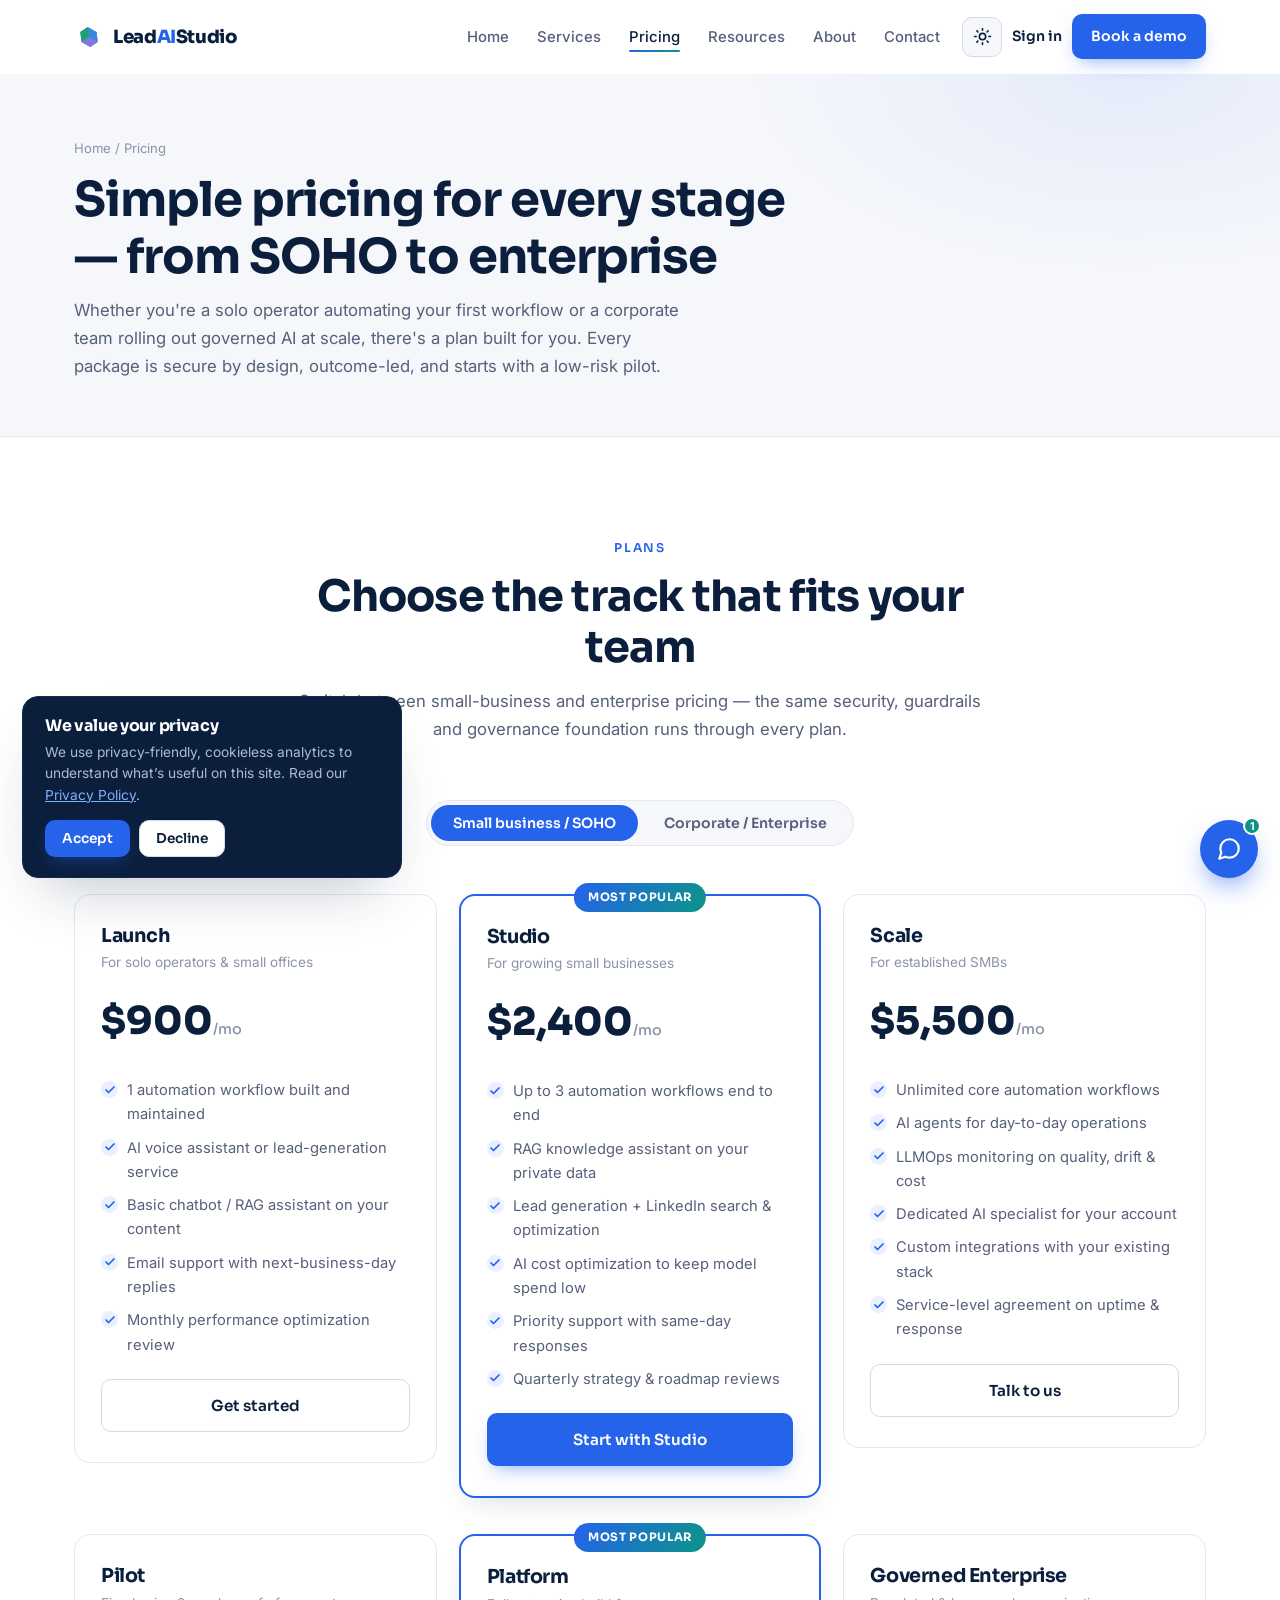
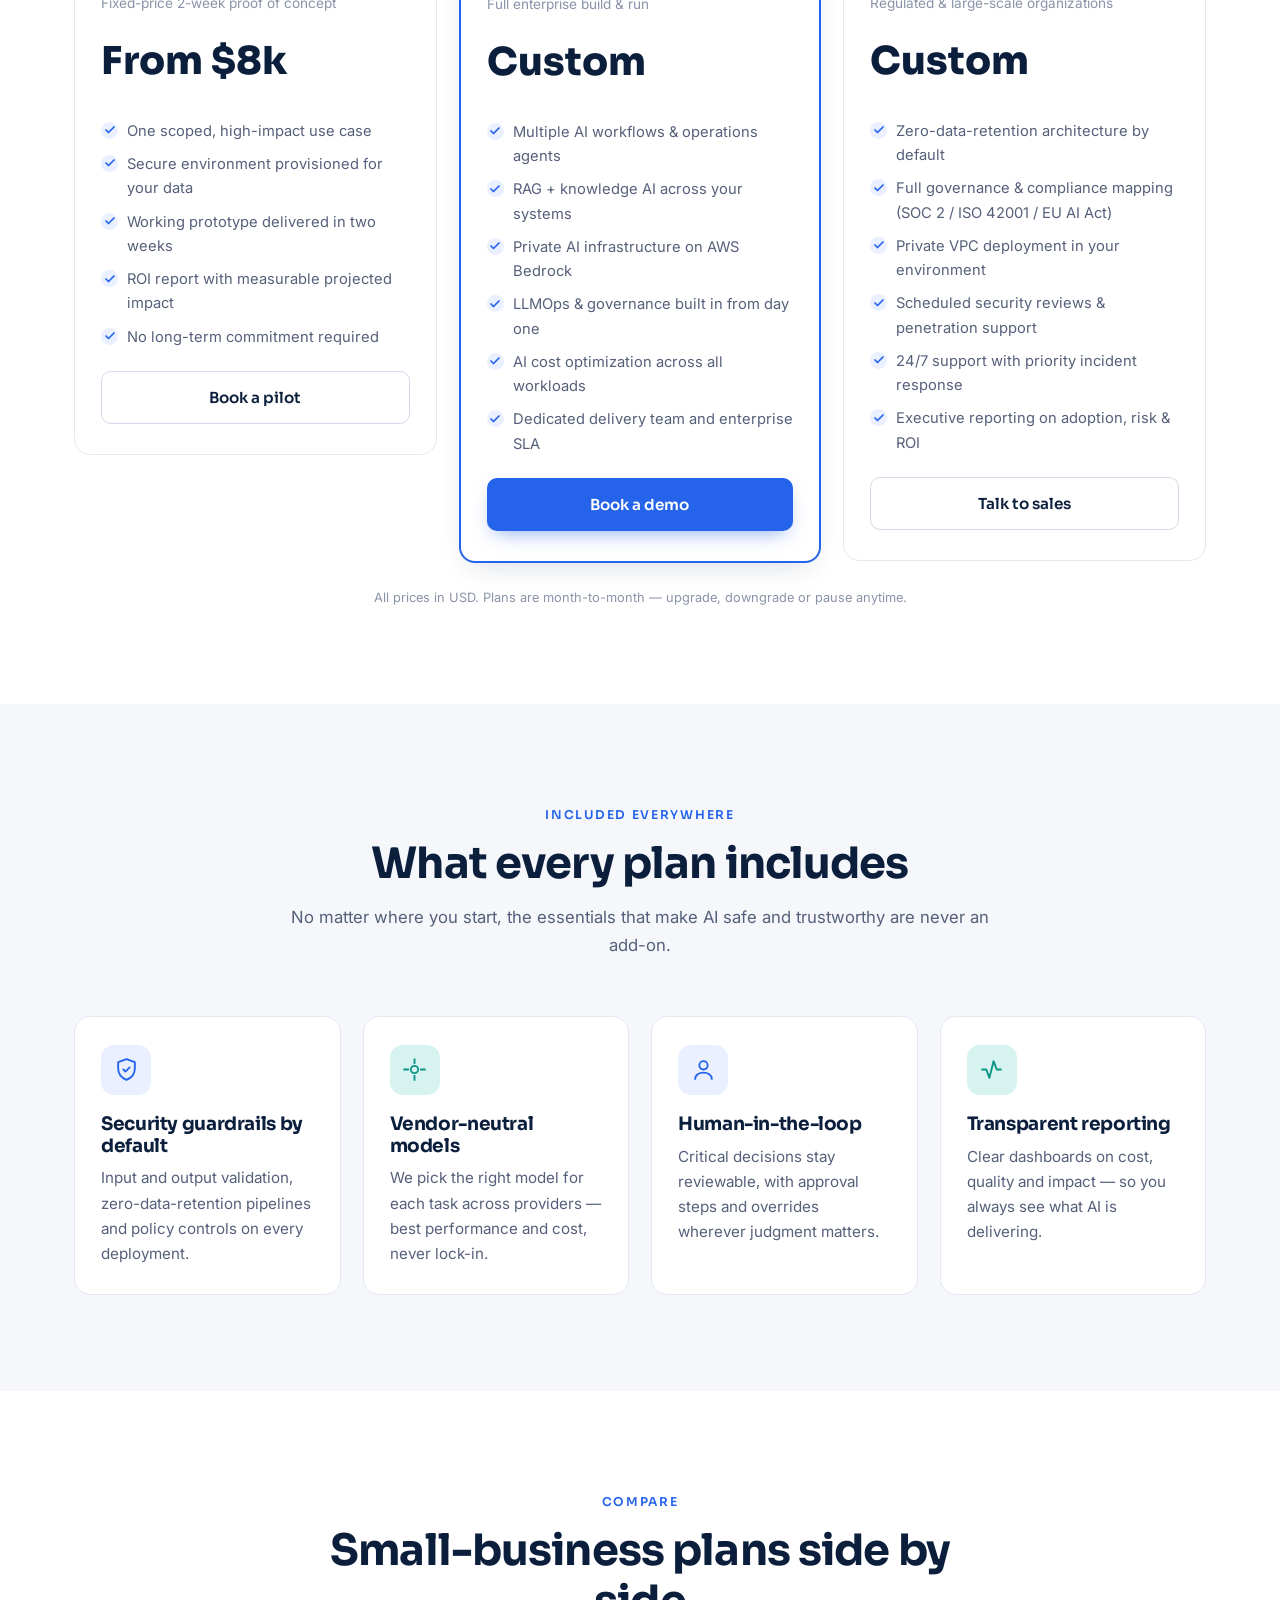
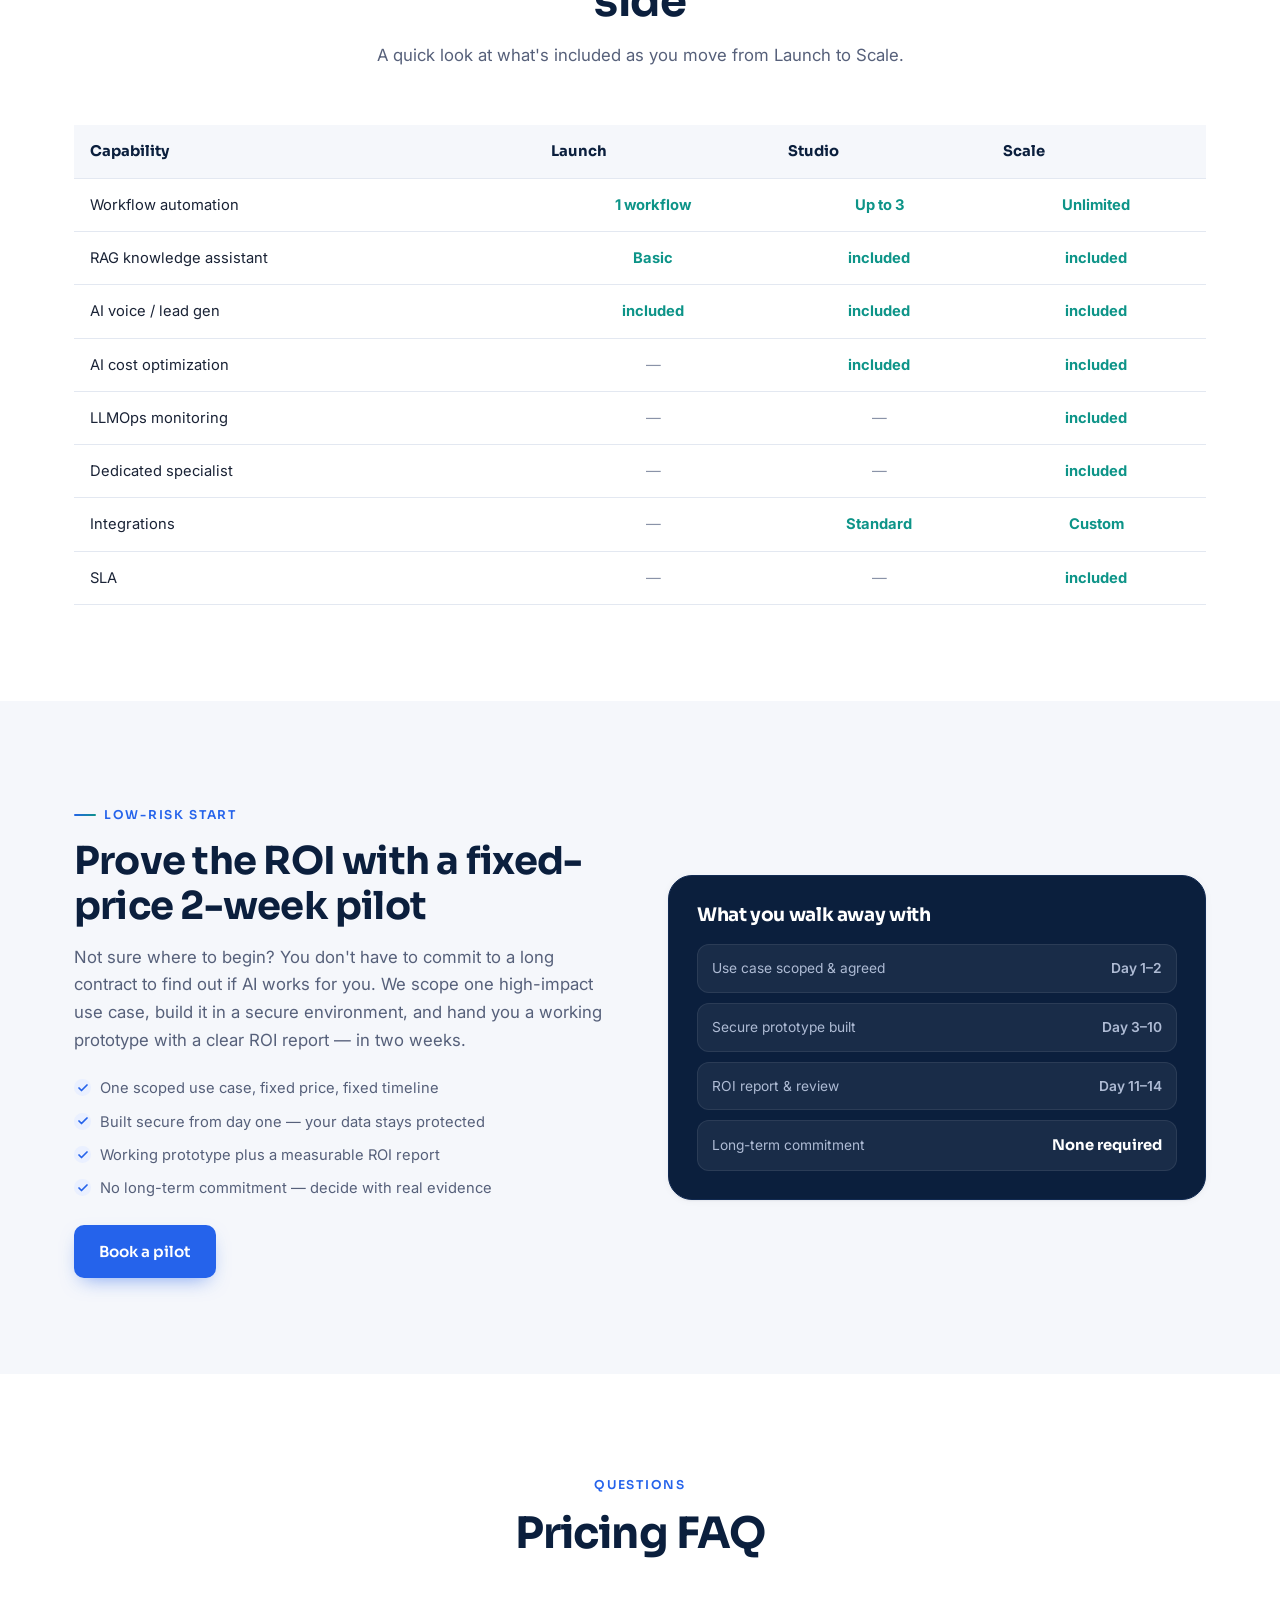
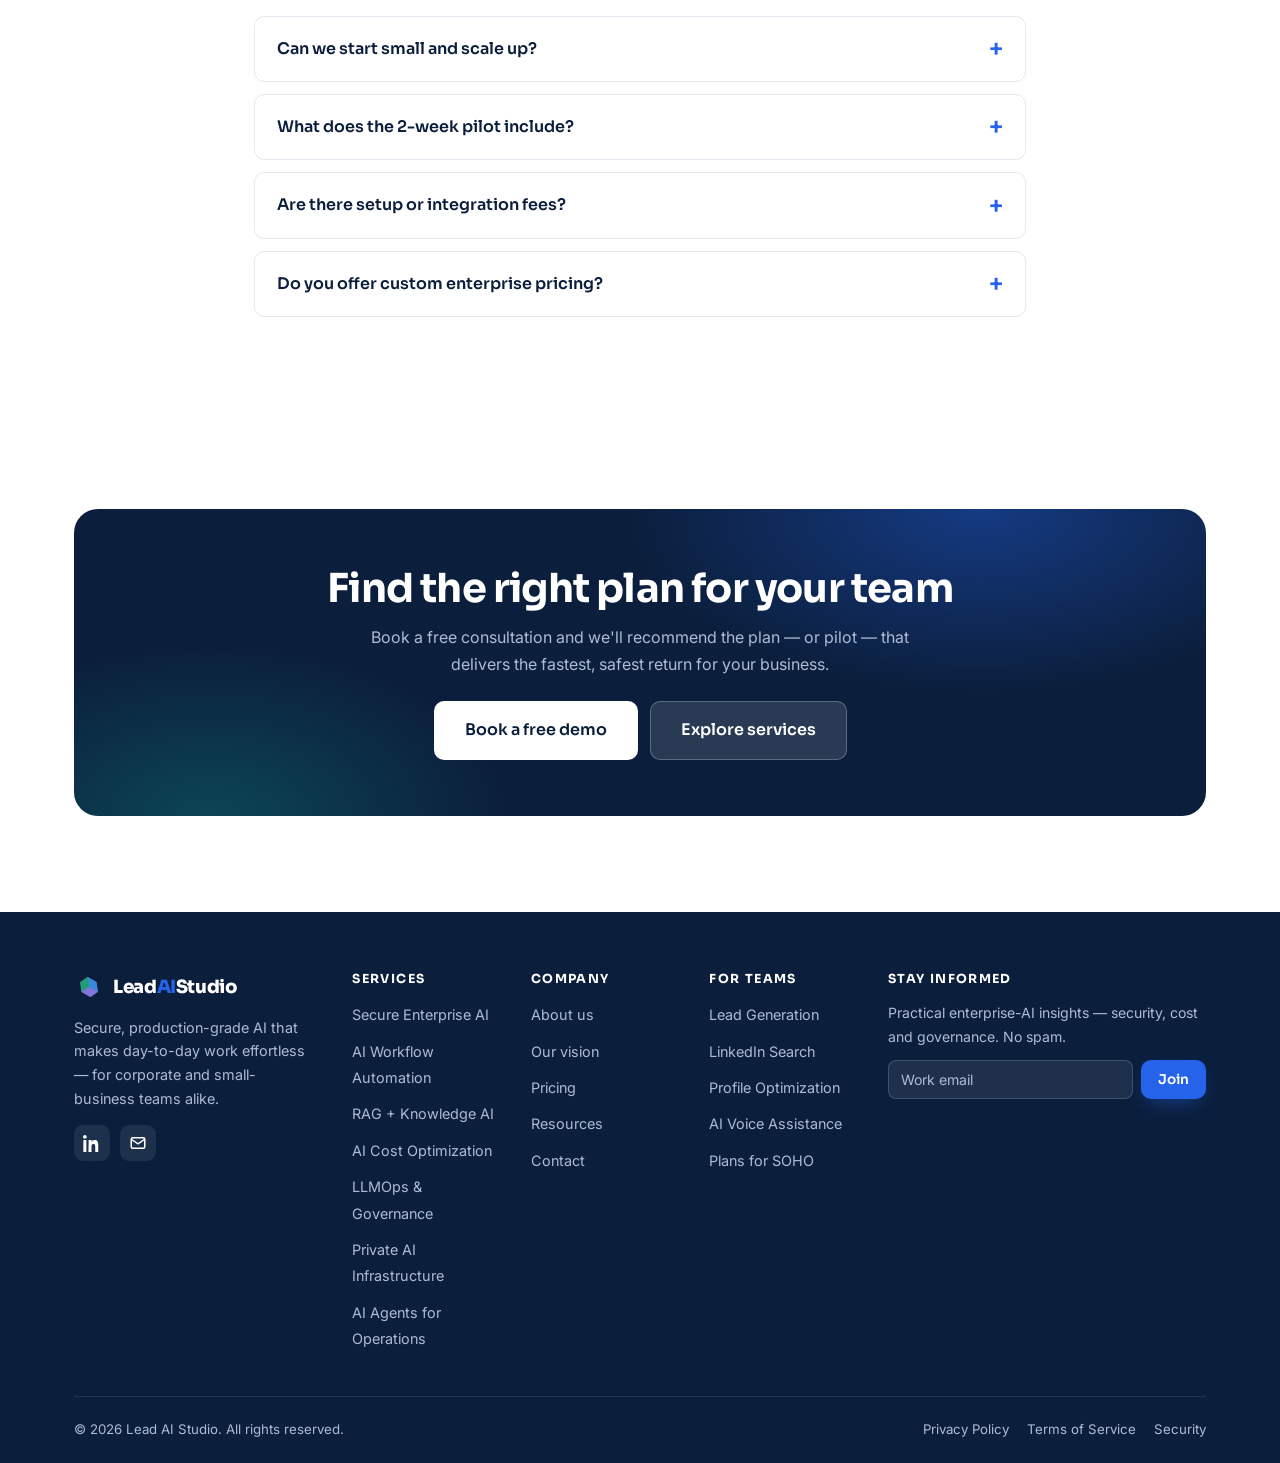
<file: pricing.html>
<!DOCTYPE html>
<html lang="en">
<head>
  <meta charset="UTF-8" />
  <meta name="viewport" content="width=device-width, initial-scale=1.0" />
  <meta name="theme-color" content="#0b1f3d" />
  <script>
    /* apply saved/system theme before paint — avoids dark-mode flash */
    (function () {
      try {
        var t = localStorage.getItem("theme");
        if (t === "dark" || (!t && window.matchMedia("(prefers-color-scheme: dark)").matches)) {
          document.documentElement.setAttribute("data-theme", "dark");
        }
      } catch (e) {}
    })();
  </script>

  <title>Pricing | AI Plans for Small Business &amp; Enterprise | Lead AI Studio</title>
  <meta name="description" content="Lead AI Studio pricing for every stage — SOHO and small-business plans from $900/mo, plus enterprise pilots and custom build-and-run packages with security, LLMOps and SLA." />
  <meta name="keywords" content="AI pricing, AI plans, small business AI pricing, enterprise AI pricing, AI automation cost, AI pilot, LLMOps pricing, RAG pricing, AI agency pricing" />
  <meta name="author" content="Lead AI Studio" />
  <meta name="robots" content="index, follow, max-image-preview:large" />
  <link rel="canonical" href="https://www.leadaistudio.com/pricing.html" />

  <meta property="og:type" content="website" />
  <meta property="og:site_name" content="Lead AI Studio" />
  <meta property="og:title" content="Pricing | AI Plans for Small Business &amp; Enterprise | Lead AI Studio" />
  <meta property="og:description" content="Transparent AI pricing — SOHO and small-business plans plus enterprise pilots and custom build-and-run packages with security, governance and SLA." />
  <meta property="og:url" content="https://www.leadaistudio.com/pricing.html" />
  <meta property="og:image" content="https://www.leadaistudio.com/assets/img/og-cover.png" />
  <meta property="og:locale" content="en_US" />
  <meta name="twitter:card" content="summary_large_image" />
  <meta name="twitter:title" content="Pricing | AI Plans for Small Business &amp; Enterprise | Lead AI Studio" />
  <meta name="twitter:description" content="Simple AI pricing from SOHO to enterprise — start with a fixed-price 2-week pilot." />
  <meta name="twitter:image" content="https://www.leadaistudio.com/assets/img/og-cover.png" />

  <link rel="icon" href="favicon.svg" type="image/svg+xml" />
  <link rel="apple-touch-icon" href="favicon.svg" />
  <link rel="manifest" href="site.webmanifest" />

  <link rel="preconnect" href="https://fonts.googleapis.com" />
  <link rel="preconnect" href="https://fonts.gstatic.com" crossorigin />
  <link rel="stylesheet" href="https://fonts.googleapis.com/css2?family=Sora:wght@400;500;600;700;800&family=Inter:wght@400;500;600&display=swap" />
  <link rel="stylesheet" href="assets/css/styles.css" />

  <script type="application/ld+json">
  {
    "@context": "https://schema.org",
    "@type": "BreadcrumbList",
    "itemListElement": [
      { "@type": "ListItem", "position": 1, "name": "Home", "item": "https://www.leadaistudio.com/" },
      { "@type": "ListItem", "position": 2, "name": "Pricing", "item": "https://www.leadaistudio.com/pricing.html" }
    ]
  }
  </script>
  <script type="application/ld+json">
  {
    "@context": "https://schema.org",
    "@type": "FAQPage",
    "mainEntity": [
      { "@type": "Question", "name": "Can we start small and scale up?",
        "acceptedAnswer": { "@type": "Answer", "text": "Yes. Most clients begin on the Launch or Studio plan with one or two automation workflows, then move up as the value is proven. Plans share the same secure foundation, so upgrading to Scale or an enterprise package is a smooth, no-rebuild transition with no lost work." } },
      { "@type": "Question", "name": "What does the 2-week pilot include?",
        "acceptedAnswer": { "@type": "Answer", "text": "The fixed-price 2-week enterprise pilot scopes one high-impact use case, builds it in a secure environment, and delivers a working prototype plus an ROI report. It is a low-risk proof of concept with no long-term commitment, so leadership can evaluate real results before a larger build." } },
      { "@type": "Question", "name": "Are there setup or integration fees?",
        "acceptedAnswer": { "@type": "Answer", "text": "SOHO and small-business plans are flat monthly subscriptions with onboarding included — no separate setup fee for standard configurations. Complex integrations, private infrastructure or data migrations are scoped and quoted up front so there are no surprises." } },
      { "@type": "Question", "name": "Do you offer custom enterprise pricing?",
        "acceptedAnswer": { "@type": "Answer", "text": "Yes. The Platform and Governed Enterprise packages are priced to scope — based on the number of workflows and agents, infrastructure model, governance and compliance requirements, and support level. We provide a detailed fixed proposal after a short discovery call." } }
    ]
  }
  </script>
</head>

<body>
  <a class="skip-link" href="#main">Skip to main content</a>

  <!-- ===================== HEADER ===================== -->
  <header class="site-header">
    <div class="container header-inner">
      <a class="brand" href="index.html" aria-label="Lead AI Studio home">
        <img src="assets/img/logo.svg" alt="" width="30" height="30" />
        <span class="brand-name">Lead<span class="brand-accent">AI</span>Studio</span>
      </a>
      <nav class="nav" aria-label="Primary">
        <ul class="nav-list">
          <li><a href="index.html">Home</a></li>
          <li><a href="services.html">Services</a></li>
          <li><a href="pricing.html" class="active">Pricing</a></li>
          <li><a href="resources.html">Resources</a></li>
          <li><a href="about.html">About</a></li>
          <li><a href="contact.html">Contact</a></li>
        </ul>
      </nav>
      <div class="header-actions">
        <a class="header-login" href="contact.html">Sign in</a>
        <a class="btn btn-primary" href="contact.html">Book a demo</a>
      </div>
      <button class="nav-toggle" aria-label="Toggle menu" aria-expanded="false">
        <span></span><span></span><span></span>
      </button>
    </div>
  </header>

  <main id="main">
    <!-- ===================== PAGE HERO ===================== -->
    <section class="page-hero">
      <div class="container">
        <nav class="breadcrumb" aria-label="Breadcrumb">
          <a href="index.html">Home</a> / <span>Pricing</span>
        </nav>
        <h1>Simple pricing for every stage — from SOHO to enterprise</h1>
        <p>
          Whether you're a solo operator automating your first workflow or a corporate team
          rolling out governed AI at scale, there's a plan built for you. Every package is
          secure by design, outcome-led, and starts with a low-risk pilot.
        </p>
      </div>
    </section>

    <!-- ===================== PRICING PLANS ===================== -->
    <section class="section">
      <div class="container">
        <div class="section-head reveal">
          <span class="eyebrow">Plans</span>
          <h2>Choose the track that fits your team</h2>
          <p class="section-lead">
            Switch between small-business and enterprise pricing — the same security,
            guardrails and governance foundation runs through every plan.
          </p>
        </div>

        <div style="text-align:center" class="reveal">
          <div class="price-toggle">
            <button data-segment="soho" class="active">Small business / SOHO</button>
            <button data-segment="enterprise">Corporate / Enterprise</button>
          </div>
        </div>

        <!-- SOHO grid -->
        <div class="price-grid reveal" data-seg="soho" style="margin-top:36px">
          <article class="price-card">
            <h3>Launch</h3>
            <p class="price-for">For solo operators &amp; small offices</p>
            <div class="price-amount">$900<small>/mo</small></div>
            <ul class="feature-list">
              <li>1 automation workflow built and maintained</li>
              <li>AI voice assistant or lead-generation service</li>
              <li>Basic chatbot / RAG assistant on your content</li>
              <li>Email support with next-business-day replies</li>
              <li>Monthly performance optimization review</li>
            </ul>
            <a class="btn btn-outline btn-block" href="contact.html">Get started</a>
          </article>

          <article class="price-card featured">
            <span class="price-badge">Most popular</span>
            <h3>Studio</h3>
            <p class="price-for">For growing small businesses</p>
            <div class="price-amount">$2,400<small>/mo</small></div>
            <ul class="feature-list">
              <li>Up to 3 automation workflows end to end</li>
              <li>RAG knowledge assistant on your private data</li>
              <li>Lead generation + LinkedIn search &amp; optimization</li>
              <li>AI cost optimization to keep model spend low</li>
              <li>Priority support with same-day responses</li>
              <li>Quarterly strategy &amp; roadmap reviews</li>
            </ul>
            <a class="btn btn-primary btn-block" href="contact.html">Start with Studio</a>
          </article>

          <article class="price-card">
            <h3>Scale</h3>
            <p class="price-for">For established SMBs</p>
            <div class="price-amount">$5,500<small>/mo</small></div>
            <ul class="feature-list">
              <li>Unlimited core automation workflows</li>
              <li>AI agents for day-to-day operations</li>
              <li>LLMOps monitoring on quality, drift &amp; cost</li>
              <li>Dedicated AI specialist for your account</li>
              <li>Custom integrations with your existing stack</li>
              <li>Service-level agreement on uptime &amp; response</li>
            </ul>
            <a class="btn btn-outline btn-block" href="contact.html">Talk to us</a>
          </article>
        </div>

        <!-- ENTERPRISE grid -->
        <div class="price-grid reveal" data-seg="enterprise" hidden style="margin-top:36px">
          <article class="price-card">
            <h3>Pilot</h3>
            <p class="price-for">Fixed-price 2-week proof of concept</p>
            <div class="price-amount">From $8k</div>
            <ul class="feature-list">
              <li>One scoped, high-impact use case</li>
              <li>Secure environment provisioned for your data</li>
              <li>Working prototype delivered in two weeks</li>
              <li>ROI report with measurable projected impact</li>
              <li>No long-term commitment required</li>
            </ul>
            <a class="btn btn-outline btn-block" href="contact.html">Book a pilot</a>
          </article>

          <article class="price-card featured">
            <span class="price-badge">Most popular</span>
            <h3>Platform</h3>
            <p class="price-for">Full enterprise build &amp; run</p>
            <div class="price-amount">Custom</div>
            <ul class="feature-list">
              <li>Multiple AI workflows &amp; operations agents</li>
              <li>RAG + knowledge AI across your systems</li>
              <li>Private AI infrastructure on AWS Bedrock</li>
              <li>LLMOps &amp; governance built in from day one</li>
              <li>AI cost optimization across all workloads</li>
              <li>Dedicated delivery team and enterprise SLA</li>
            </ul>
            <a class="btn btn-primary btn-block" href="contact.html">Book a demo</a>
          </article>

          <article class="price-card">
            <h3>Governed Enterprise</h3>
            <p class="price-for">Regulated &amp; large-scale organizations</p>
            <div class="price-amount">Custom</div>
            <ul class="feature-list">
              <li>Zero-data-retention architecture by default</li>
              <li>Full governance &amp; compliance mapping (SOC 2 / ISO 42001 / EU AI Act)</li>
              <li>Private VPC deployment in your environment</li>
              <li>Scheduled security reviews &amp; penetration support</li>
              <li>24/7 support with priority incident response</li>
              <li>Executive reporting on adoption, risk &amp; ROI</li>
            </ul>
            <a class="btn btn-outline btn-block" href="contact.html">Talk to sales</a>
          </article>
        </div>

        <p class="post-meta" style="text-align:center;margin-top:24px">
          All prices in USD. Plans are month-to-month — upgrade, downgrade or pause anytime.
        </p>
      </div>
    </section>

    <!-- ===================== WHAT EVERY PLAN INCLUDES ===================== -->
    <section class="section bg-soft">
      <div class="container">
        <div class="section-head reveal">
          <span class="eyebrow">Included everywhere</span>
          <h2>What every plan includes</h2>
          <p class="section-lead">
            No matter where you start, the essentials that make AI safe and trustworthy
            are never an add-on.
          </p>
        </div>
        <div class="grid grid-4">
          <article class="card reveal">
            <div class="card-icon"><svg viewBox="0 0 24 24" fill="none" stroke="currentColor" stroke-width="1.8" stroke-linecap="round" stroke-linejoin="round"><path d="M12 2 4 5v6c0 5 3.5 9 8 11 4.5-2 8-6 8-11V5l-8-3Z"/><path d="m9 12 2 2 4-4"/></svg></div>
            <h3>Security guardrails by default</h3>
            <p>Input and output validation, zero-data-retention pipelines and policy controls on every deployment.</p>
          </article>
          <article class="card reveal reveal-d1">
            <div class="card-icon teal"><svg viewBox="0 0 24 24" fill="none" stroke="currentColor" stroke-width="1.8" stroke-linecap="round" stroke-linejoin="round"><path d="M12 2v4M12 18v4M2 12h4M18 12h4"/><circle cx="12" cy="12" r="3.5"/></svg></div>
            <h3>Vendor-neutral models</h3>
            <p>We pick the right model for each task across providers — best performance and cost, never lock-in.</p>
          </article>
          <article class="card reveal reveal-d2">
            <div class="card-icon"><svg viewBox="0 0 24 24" fill="none" stroke="currentColor" stroke-width="1.8" stroke-linecap="round" stroke-linejoin="round"><circle cx="12" cy="8" r="4"/><path d="M4 21c0-4 4-6 8-6s8 2 8 6"/></svg></div>
            <h3>Human-in-the-loop</h3>
            <p>Critical decisions stay reviewable, with approval steps and overrides wherever judgment matters.</p>
          </article>
          <article class="card reveal reveal-d3">
            <div class="card-icon teal"><svg viewBox="0 0 24 24" fill="none" stroke="currentColor" stroke-width="1.8" stroke-linecap="round" stroke-linejoin="round"><path d="M3 12h4l3 8 4-16 3 8h4"/></svg></div>
            <h3>Transparent reporting</h3>
            <p>Clear dashboards on cost, quality and impact — so you always see what AI is delivering.</p>
          </article>
        </div>
      </div>
    </section>

    <!-- ===================== COMPARISON TABLE ===================== -->
    <section class="section">
      <div class="container">
        <div class="section-head reveal">
          <span class="eyebrow">Compare</span>
          <h2>Small-business plans side by side</h2>
          <p class="section-lead">
            A quick look at what's included as you move from Launch to Scale.
          </p>
        </div>
        <div class="reveal" style="overflow-x:auto">
          <table class="compare">
            <thead>
              <tr>
                <th>Capability</th>
                <th>Launch</th>
                <th>Studio</th>
                <th>Scale</th>
              </tr>
            </thead>
            <tbody>
              <tr>
                <td>Workflow automation</td>
                <td><span class="yes">1 workflow</span></td>
                <td><span class="yes">Up to 3</span></td>
                <td><span class="yes">Unlimited</span></td>
              </tr>
              <tr>
                <td>RAG knowledge assistant</td>
                <td><span class="yes">Basic</span></td>
                <td><span class="yes">included</span></td>
                <td><span class="yes">included</span></td>
              </tr>
              <tr>
                <td>AI voice / lead gen</td>
                <td><span class="yes">included</span></td>
                <td><span class="yes">included</span></td>
                <td><span class="yes">included</span></td>
              </tr>
              <tr>
                <td>AI cost optimization</td>
                <td><span class="no">&mdash;</span></td>
                <td><span class="yes">included</span></td>
                <td><span class="yes">included</span></td>
              </tr>
              <tr>
                <td>LLMOps monitoring</td>
                <td><span class="no">&mdash;</span></td>
                <td><span class="no">&mdash;</span></td>
                <td><span class="yes">included</span></td>
              </tr>
              <tr>
                <td>Dedicated specialist</td>
                <td><span class="no">&mdash;</span></td>
                <td><span class="no">&mdash;</span></td>
                <td><span class="yes">included</span></td>
              </tr>
              <tr>
                <td>Integrations</td>
                <td><span class="no">&mdash;</span></td>
                <td><span class="yes">Standard</span></td>
                <td><span class="yes">Custom</span></td>
              </tr>
              <tr>
                <td>SLA</td>
                <td><span class="no">&mdash;</span></td>
                <td><span class="no">&mdash;</span></td>
                <td><span class="yes">included</span></td>
              </tr>
            </tbody>
          </table>
        </div>
      </div>
    </section>

    <!-- ===================== PILOT CALLOUT ===================== -->
    <section class="section bg-soft">
      <div class="container">
        <div class="split reveal">
          <div>
            <span class="eyebrow">Low-risk start</span>
            <h2>Prove the ROI with a fixed-price 2-week pilot</h2>
            <p class="section-lead">
              Not sure where to begin? You don't have to commit to a long contract to find out
              if AI works for you. We scope one high-impact use case, build it in a secure
              environment, and hand you a working prototype with a clear ROI report — in two weeks.
            </p>
            <ul class="feature-list">
              <li>One scoped use case, fixed price, fixed timeline</li>
              <li>Built secure from day one — your data stays protected</li>
              <li>Working prototype plus a measurable ROI report</li>
              <li>No long-term commitment — decide with real evidence</li>
            </ul>
            <div style="margin-top:24px">
              <a class="btn btn-primary" href="contact.html">Book a pilot</a>
            </div>
          </div>
          <div class="media-card dark reveal reveal-d1">
            <h3>What you walk away with</h3>
            <div class="hv-row" style="margin-top:18px">
              <span>Use case scoped &amp; agreed</span>
              <span class="hv-tag">Day 1&ndash;2</span>
            </div>
            <div class="hv-row">
              <span>Secure prototype built</span>
              <span class="hv-tag">Day 3&ndash;10</span>
            </div>
            <div class="hv-row">
              <span>ROI report &amp; review</span>
              <span class="hv-tag">Day 11&ndash;14</span>
            </div>
            <div class="hv-row" style="margin-bottom:0">
              <span>Long-term commitment</span>
              <strong>None required</strong>
            </div>
          </div>
        </div>
      </div>
    </section>

    <!-- ===================== PRICING FAQ ===================== -->
    <section class="section">
      <div class="container" style="max-width:820px">
        <div class="section-head reveal">
          <span class="eyebrow">Questions</span>
          <h2>Pricing FAQ</h2>
        </div>
        <div class="faq-list">
          <details class="faq-item reveal">
            <summary>Can we start small and scale up?</summary>
            <p>Yes. Most clients begin on the Launch or Studio plan with one or two automation workflows, then move up as the value is proven. Plans share the same secure foundation, so upgrading to Scale or an enterprise package is a smooth, no-rebuild transition with no lost work.</p>
          </details>
          <details class="faq-item reveal">
            <summary>What does the 2-week pilot include?</summary>
            <p>The fixed-price 2-week enterprise pilot scopes one high-impact use case, builds it in a secure environment, and delivers a working prototype plus an ROI report. It is a low-risk proof of concept with no long-term commitment, so leadership can evaluate real results before a larger build.</p>
          </details>
          <details class="faq-item reveal">
            <summary>Are there setup or integration fees?</summary>
            <p>SOHO and small-business plans are flat monthly subscriptions with onboarding included — no separate setup fee for standard configurations. Complex integrations, private infrastructure or data migrations are scoped and quoted up front so there are no surprises.</p>
          </details>
          <details class="faq-item reveal">
            <summary>Do you offer custom enterprise pricing?</summary>
            <p>Yes. The Platform and Governed Enterprise packages are priced to scope — based on the number of workflows and agents, infrastructure model, governance and compliance requirements, and support level. We provide a detailed fixed proposal after a short discovery call.</p>
          </details>
        </div>
      </div>
    </section>

    <!-- ===================== CTA ===================== -->
    <section class="section">
      <div class="container">
        <div class="cta-band reveal">
          <h2>Find the right plan for your team</h2>
          <p>Book a free consultation and we'll recommend the plan — or pilot — that delivers the fastest, safest return for your business.</p>
          <div class="cta-actions">
            <a class="btn btn-white btn-lg" href="contact.html">Book a free demo</a>
            <a class="btn btn-light btn-lg" href="services.html">Explore services</a>
          </div>
        </div>
      </div>
    </section>
  </main>

  <!-- ===================== FOOTER ===================== -->
  <footer class="site-footer">
    <div class="container">
      <div class="footer-grid">
        <div class="footer-brand">
          <a class="brand" href="index.html" aria-label="Lead AI Studio home">
            <img src="assets/img/logo.svg" alt="" width="30" height="30" />
            <span class="brand-name">Lead<span class="brand-accent">AI</span>Studio</span>
          </a>
          <p>Secure, production-grade AI that makes day-to-day work effortless — for corporate and small-business teams alike.</p>
          <div class="footer-social">
            <a href="https://www.linkedin.com/company/lead-ai-studio" target="_blank" rel="noopener" aria-label="LinkedIn">
              <svg viewBox="0 0 24 24" fill="currentColor"><path d="M4.98 3.5A2.5 2.5 0 1 1 0 3.5a2.5 2.5 0 0 1 4.98 0ZM.5 8h4V24h-4Zm7 0h3.8v2.2h.05c.53-1 1.83-2.2 3.95-2.2 4.2 0 5 2.77 5 6.37V24h-4v-7c0-1.67-.03-3.8-2.32-3.8-2.32 0-2.68 1.8-2.68 3.67V24h-4Z"/></svg>
            </a>
            <a href="mailto:contact@leadaistudio.com" aria-label="Email">
              <svg viewBox="0 0 24 24" fill="none" stroke="currentColor" stroke-width="2"><rect x="3" y="5" width="18" height="14" rx="2"/><path d="m3 7 9 6 9-6"/></svg>
            </a>
          </div>
        </div>
        <nav class="footer-col" aria-label="Services">
          <h3>Services</h3>
          <ul>
            <li><a href="services.html#secure-ai">Secure Enterprise AI</a></li>
            <li><a href="services.html#automation">AI Workflow Automation</a></li>
            <li><a href="services.html#rag">RAG + Knowledge AI</a></li>
            <li><a href="services.html#cost">AI Cost Optimization</a></li>
            <li><a href="services.html#llmops">LLMOps &amp; Governance</a></li>
            <li><a href="services.html#infrastructure">Private AI Infrastructure</a></li>
            <li><a href="services.html#agents">AI Agents for Operations</a></li>
          </ul>
        </nav>
        <nav class="footer-col" aria-label="Company">
          <h3>Company</h3>
          <ul>
            <li><a href="about.html">About us</a></li>
            <li><a href="about.html#vision">Our vision</a></li>
            <li><a href="pricing.html">Pricing</a></li>
            <li><a href="resources.html">Resources</a></li>
            <li><a href="contact.html">Contact</a></li>
          </ul>
        </nav>
        <nav class="footer-col" aria-label="Solutions">
          <h3>For teams</h3>
          <ul>
            <li><a href="services.html#growth">Lead Generation</a></li>
            <li><a href="services.html#growth">LinkedIn Search</a></li>
            <li><a href="services.html#growth">Profile Optimization</a></li>
            <li><a href="services.html#growth">AI Voice Assistance</a></li>
            <li><a href="pricing.html">Plans for SOHO</a></li>
          </ul>
        </nav>
        <div class="footer-col footer-news">
          <h3>Stay informed</h3>
          <p>Practical enterprise-AI insights — security, cost and governance. No spam.</p>
          <form name="newsletter" method="POST" data-netlify="true" data-netlify-honeypot="bot-field" data-validate data-success="You're subscribed — thank you!">
            <input type="hidden" name="form-name" value="newsletter" />
            <p hidden><label>Skip this field if you are human: <input name="bot-field" /></label></p>
            <input type="email" name="email" placeholder="Work email" aria-label="Work email" required />
            <button class="btn btn-primary btn-sm" type="submit">Join</button>
          </form>
          <p class="form-note" style="margin-top:8px"></p>
        </div>
      </div>
    </div>
    <div class="container">
      <div class="footer-bottom">
        <p>&copy; <span data-year>2026</span> Lead AI Studio. All rights reserved.</p>
        <div class="footer-legal">
          <a href="#">Privacy Policy</a>
          <a href="#">Terms of Service</a>
          <a href="#">Security</a>
        </div>
      </div>
    </div>
  </footer>

  <script src="assets/js/main.js" defer></script>
  <script src="assets/js/chatbot.js" defer></script>
</body>
</html>
</file>
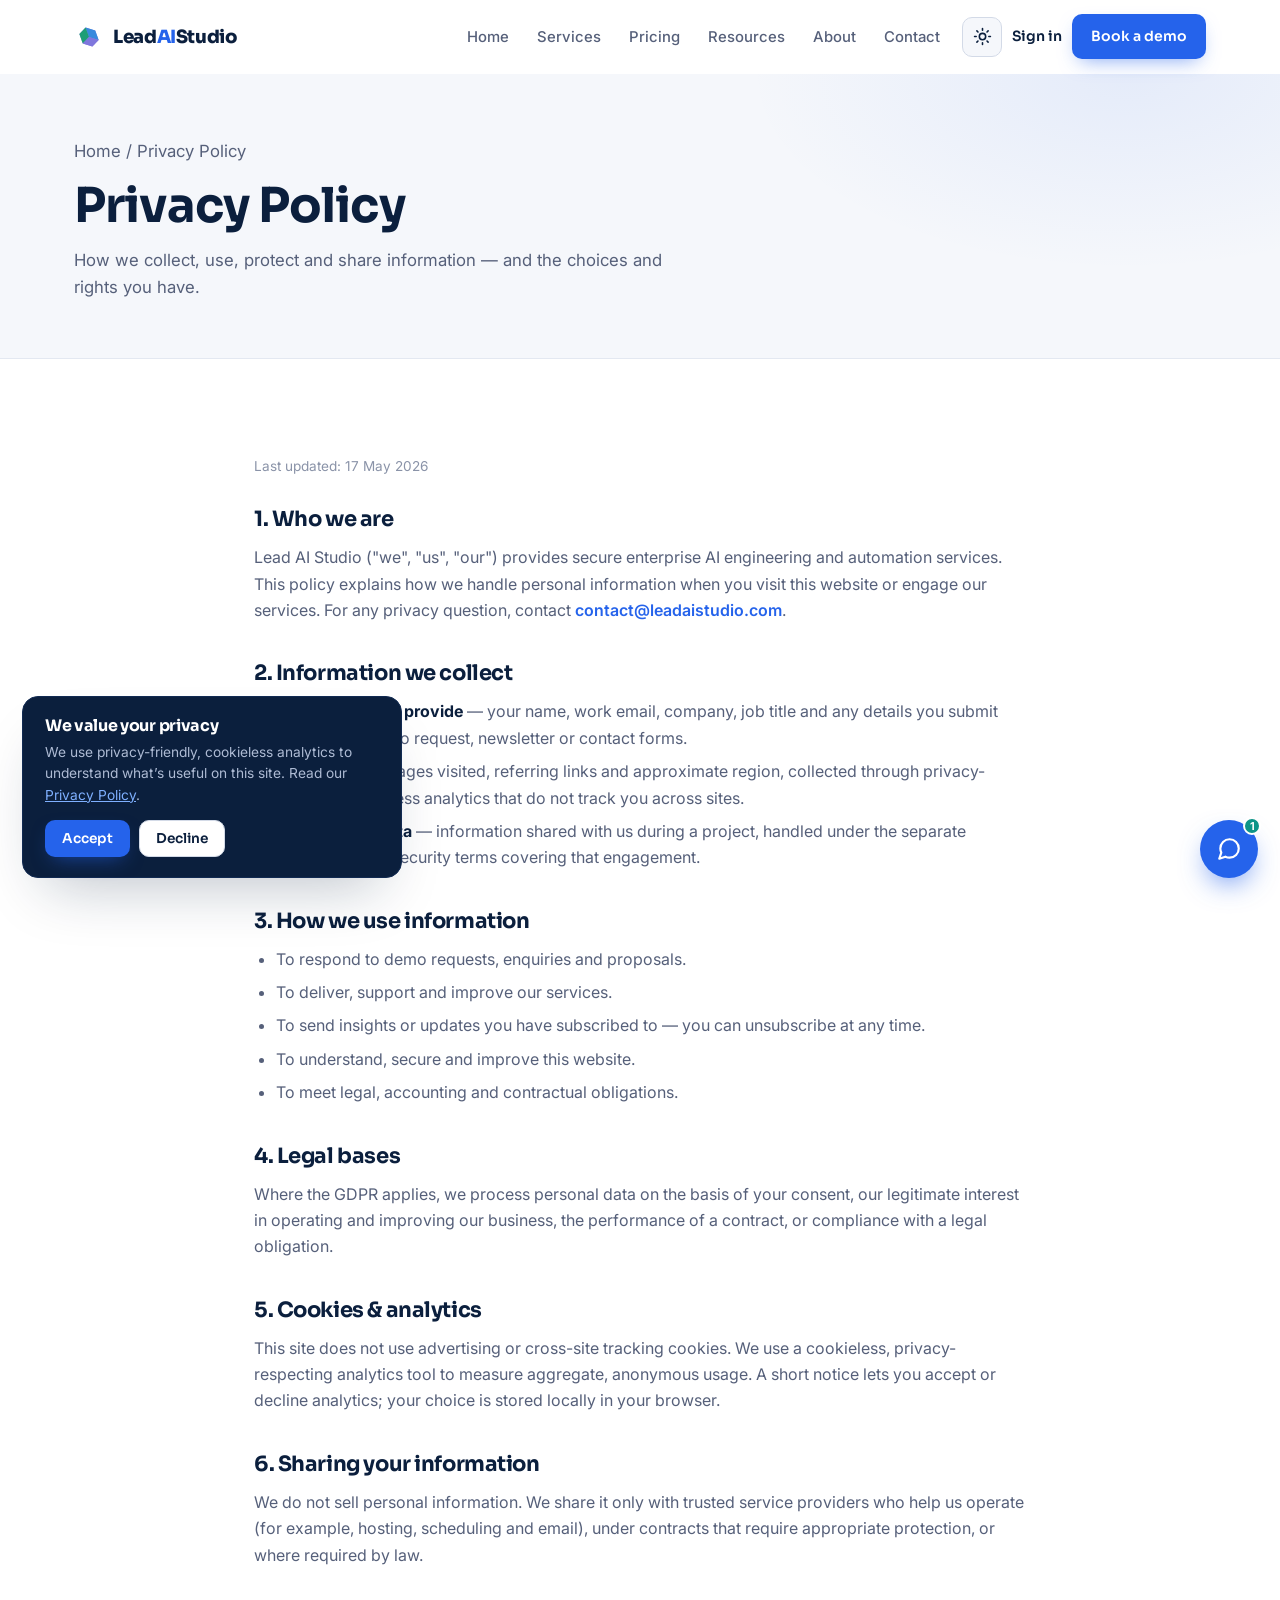
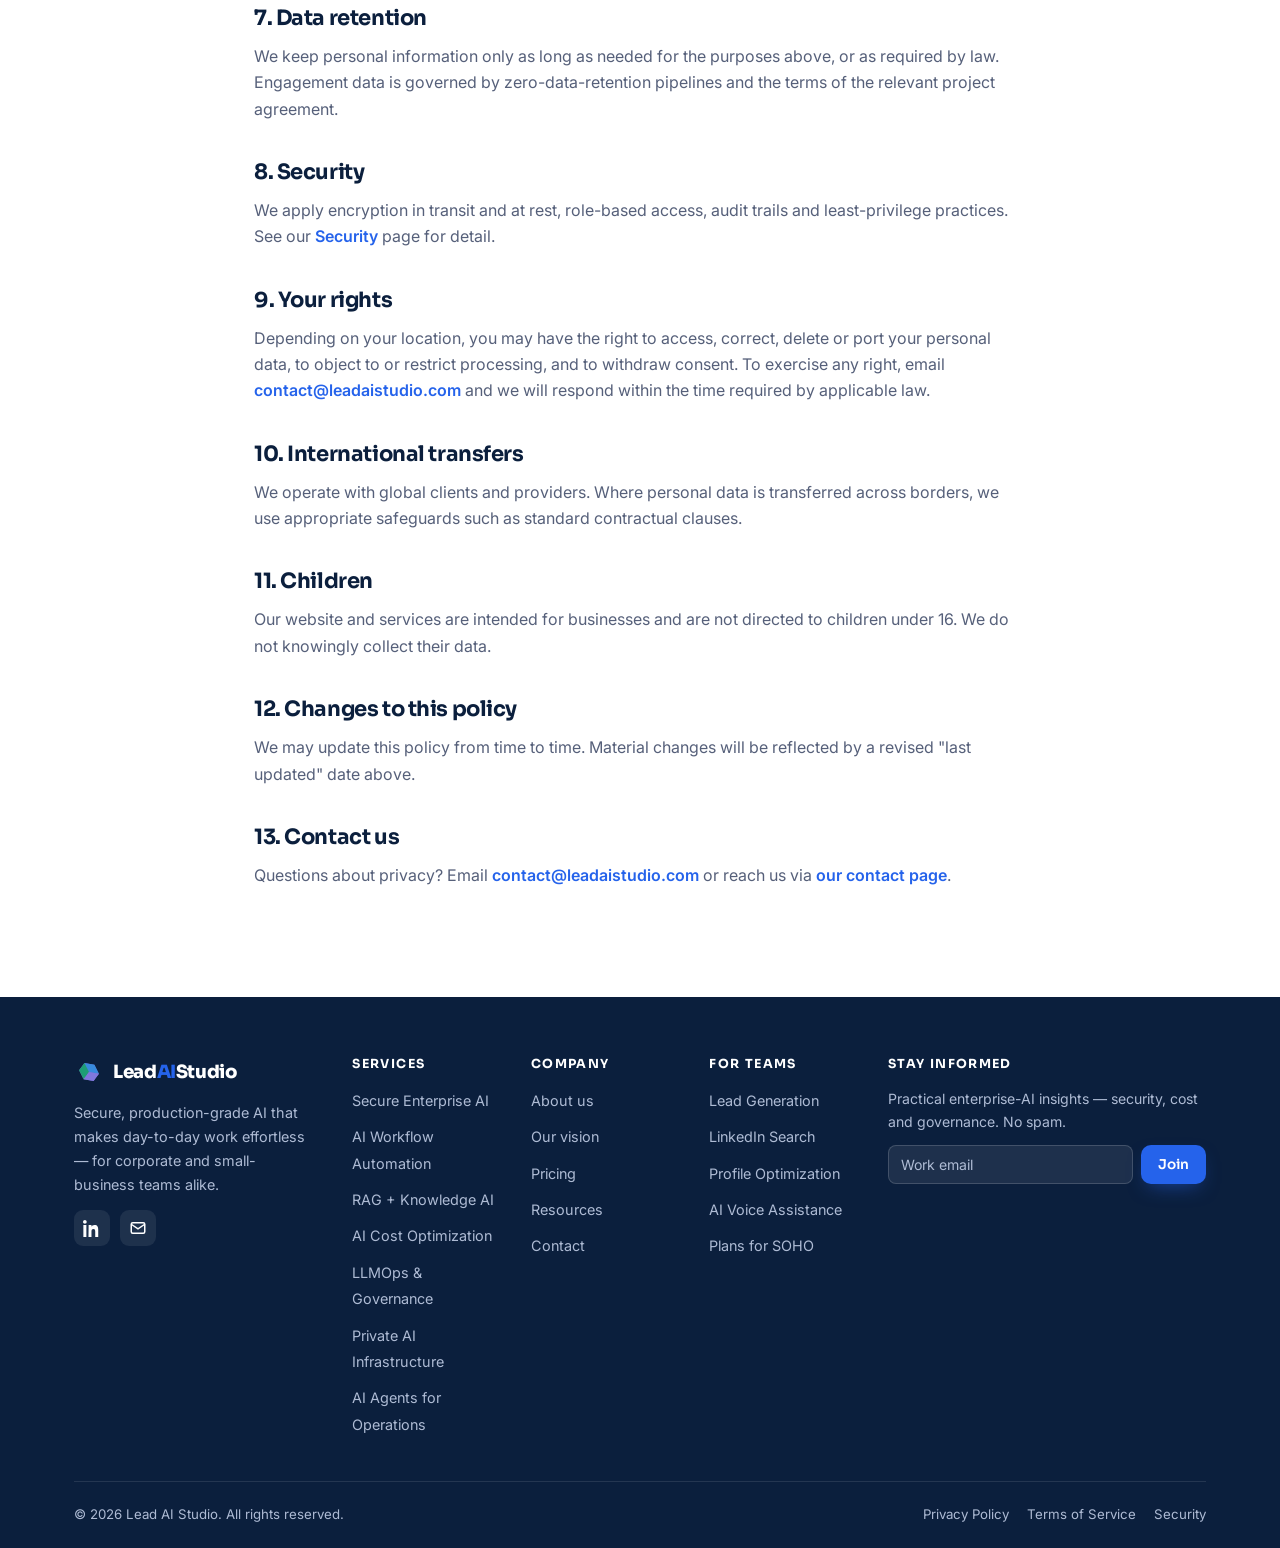
<file: privacy.html>
<!DOCTYPE html>
<html lang="en">
<head>
  <meta charset="UTF-8" />
  <meta name="viewport" content="width=device-width, initial-scale=1.0" />
  <meta name="theme-color" content="#0b1f3d" />
  <script>
    /* apply saved/system theme before paint — avoids dark-mode flash */
    (function () {
      try {
        var t = localStorage.getItem("theme");
        if (t === "dark" || (!t && window.matchMedia("(prefers-color-scheme: dark)").matches)) {
          document.documentElement.setAttribute("data-theme", "dark");
        }
      } catch (e) {}
    })();
  </script>

  <title>Privacy Policy | Lead AI Studio</title>
  <meta name="description" content="How Lead AI Studio collects, uses, protects and shares personal information — and the privacy rights available to you." />
  <meta name="robots" content="index, follow" />
  <link rel="canonical" href="https://www.leadaistudio.com/privacy.html" />

  <link rel="icon" href="favicon.svg" type="image/svg+xml" />
  <link rel="apple-touch-icon" href="favicon.svg" />
  <link rel="manifest" href="site.webmanifest" />

  <link rel="preconnect" href="https://fonts.googleapis.com" />
  <link rel="preconnect" href="https://fonts.gstatic.com" crossorigin />
  <link rel="stylesheet" href="https://fonts.googleapis.com/css2?family=Sora:wght@400;500;600;700;800&family=Inter:wght@400;500;600&display=swap" />
  <link rel="stylesheet" href="assets/css/styles.css" />
</head>

<body>
  <a class="skip-link" href="#main">Skip to main content</a>

  <!-- ===================== HEADER ===================== -->
  <header class="site-header">
    <div class="container header-inner">
      <a class="brand" href="index.html" aria-label="Lead AI Studio home">
        <img src="assets/img/logo.svg" alt="" width="30" height="30" />
        <span class="brand-name">Lead<span class="brand-accent">AI</span>Studio</span>
      </a>
      <nav class="nav" aria-label="Primary">
        <ul class="nav-list">
          <li><a href="index.html">Home</a></li>
          <li><a href="services.html">Services</a></li>
          <li><a href="pricing.html">Pricing</a></li>
          <li><a href="resources.html">Resources</a></li>
          <li><a href="about.html">About</a></li>
          <li><a href="contact.html">Contact</a></li>
        </ul>
      </nav>
      <div class="header-actions">
        <a class="header-login" href="contact.html">Sign in</a>
        <a class="btn btn-primary" href="contact.html">Book a demo</a>
      </div>
      <button class="nav-toggle" aria-label="Toggle menu" aria-expanded="false">
        <span></span><span></span><span></span>
      </button>
    </div>
  </header>

  <main id="main">
    <!-- ===================== PAGE HERO ===================== -->
    <section class="page-hero">
      <div class="container">
        <p class="breadcrumb"><a href="index.html">Home</a> / Privacy Policy</p>
        <h1>Privacy Policy</h1>
        <p>How we collect, use, protect and share information — and the choices and rights you have.</p>
      </div>
    </section>

    <!-- ===================== CONTENT ===================== -->
    <section class="section">
      <div class="container legal" style="max-width:820px">
        <p class="updated">Last updated: 17 May 2026</p>

        <h2>1. Who we are</h2>
        <p>Lead AI Studio ("we", "us", "our") provides secure enterprise AI engineering and automation services. This policy explains how we handle personal information when you visit this website or engage our services. For any privacy question, contact <a href="mailto:contact@leadaistudio.com">contact@leadaistudio.com</a>.</p>

        <h2>2. Information we collect</h2>
        <ul>
          <li><strong>Information you provide</strong> — your name, work email, company, job title and any details you submit through our demo request, newsletter or contact forms.</li>
          <li><strong>Usage data</strong> — pages visited, referring links and approximate region, collected through privacy-friendly, cookieless analytics that do not track you across sites.</li>
          <li><strong>Engagement data</strong> — information shared with us during a project, handled under the separate agreement and security terms covering that engagement.</li>
        </ul>

        <h2>3. How we use information</h2>
        <ul>
          <li>To respond to demo requests, enquiries and proposals.</li>
          <li>To deliver, support and improve our services.</li>
          <li>To send insights or updates you have subscribed to — you can unsubscribe at any time.</li>
          <li>To understand, secure and improve this website.</li>
          <li>To meet legal, accounting and contractual obligations.</li>
        </ul>

        <h2>4. Legal bases</h2>
        <p>Where the GDPR applies, we process personal data on the basis of your consent, our legitimate interest in operating and improving our business, the performance of a contract, or compliance with a legal obligation.</p>

        <h2>5. Cookies &amp; analytics</h2>
        <p>This site does not use advertising or cross-site tracking cookies. We use a cookieless, privacy-respecting analytics tool to measure aggregate, anonymous usage. A short notice lets you accept or decline analytics; your choice is stored locally in your browser.</p>

        <h2>6. Sharing your information</h2>
        <p>We do not sell personal information. We share it only with trusted service providers who help us operate (for example, hosting, scheduling and email), under contracts that require appropriate protection, or where required by law.</p>

        <h2>7. Data retention</h2>
        <p>We keep personal information only as long as needed for the purposes above, or as required by law. Engagement data is governed by zero-data-retention pipelines and the terms of the relevant project agreement.</p>

        <h2>8. Security</h2>
        <p>We apply encryption in transit and at rest, role-based access, audit trails and least-privilege practices. See our <a href="security.html">Security</a> page for detail.</p>

        <h2>9. Your rights</h2>
        <p>Depending on your location, you may have the right to access, correct, delete or port your personal data, to object to or restrict processing, and to withdraw consent. To exercise any right, email <a href="mailto:contact@leadaistudio.com">contact@leadaistudio.com</a> and we will respond within the time required by applicable law.</p>

        <h2>10. International transfers</h2>
        <p>We operate with global clients and providers. Where personal data is transferred across borders, we use appropriate safeguards such as standard contractual clauses.</p>

        <h2>11. Children</h2>
        <p>Our website and services are intended for businesses and are not directed to children under 16. We do not knowingly collect their data.</p>

        <h2>12. Changes to this policy</h2>
        <p>We may update this policy from time to time. Material changes will be reflected by a revised "last updated" date above.</p>

        <h2>13. Contact us</h2>
        <p>Questions about privacy? Email <a href="mailto:contact@leadaistudio.com">contact@leadaistudio.com</a> or reach us via <a href="contact.html">our contact page</a>.</p>
      </div>
    </section>
  </main>

  <!-- ===================== FOOTER ===================== -->
  <footer class="site-footer">
    <div class="container">
      <div class="footer-grid">
        <div class="footer-brand">
          <a class="brand" href="index.html" aria-label="Lead AI Studio home">
            <img src="assets/img/logo.svg" alt="" width="30" height="30" />
            <span class="brand-name">Lead<span class="brand-accent">AI</span>Studio</span>
          </a>
          <p>Secure, production-grade AI that makes day-to-day work effortless — for corporate and small-business teams alike.</p>
          <div class="footer-social">
            <a href="https://www.linkedin.com/company/lead-ai-studio" target="_blank" rel="noopener" aria-label="LinkedIn">
              <svg viewBox="0 0 24 24" fill="currentColor"><path d="M4.98 3.5A2.5 2.5 0 1 1 0 3.5a2.5 2.5 0 0 1 4.98 0ZM.5 8h4V24h-4Zm7 0h3.8v2.2h.05c.53-1 1.83-2.2 3.95-2.2 4.2 0 5 2.77 5 6.37V24h-4v-7c0-1.67-.03-3.8-2.32-3.8-2.32 0-2.68 1.8-2.68 3.67V24h-4Z"/></svg>
            </a>
            <a href="mailto:contact@leadaistudio.com" aria-label="Email">
              <svg viewBox="0 0 24 24" fill="none" stroke="currentColor" stroke-width="2"><rect x="3" y="5" width="18" height="14" rx="2"/><path d="m3 7 9 6 9-6"/></svg>
            </a>
          </div>
        </div>
        <nav class="footer-col" aria-label="Services">
          <h3>Services</h3>
          <ul>
            <li><a href="services.html#secure-ai">Secure Enterprise AI</a></li>
            <li><a href="services.html#automation">AI Workflow Automation</a></li>
            <li><a href="services.html#rag">RAG + Knowledge AI</a></li>
            <li><a href="services.html#cost">AI Cost Optimization</a></li>
            <li><a href="services.html#llmops">LLMOps &amp; Governance</a></li>
            <li><a href="services.html#infrastructure">Private AI Infrastructure</a></li>
            <li><a href="services.html#agents">AI Agents for Operations</a></li>
          </ul>
        </nav>
        <nav class="footer-col" aria-label="Company">
          <h3>Company</h3>
          <ul>
            <li><a href="about.html">About us</a></li>
            <li><a href="about.html#vision">Our vision</a></li>
            <li><a href="pricing.html">Pricing</a></li>
            <li><a href="resources.html">Resources</a></li>
            <li><a href="contact.html">Contact</a></li>
          </ul>
        </nav>
        <nav class="footer-col" aria-label="Solutions">
          <h3>For teams</h3>
          <ul>
            <li><a href="services.html#growth">Lead Generation</a></li>
            <li><a href="services.html#growth">LinkedIn Search</a></li>
            <li><a href="services.html#growth">Profile Optimization</a></li>
            <li><a href="services.html#growth">AI Voice Assistance</a></li>
            <li><a href="pricing.html">Plans for SOHO</a></li>
          </ul>
        </nav>
        <div class="footer-col footer-news">
          <h3>Stay informed</h3>
          <p>Practical enterprise-AI insights — security, cost and governance. No spam.</p>
          <form name="newsletter" method="POST" data-netlify="true" data-netlify-honeypot="bot-field" data-validate data-success="You're subscribed — thank you!">
            <input type="hidden" name="form-name" value="newsletter" />
            <p hidden><label>Skip this field if you are human: <input name="bot-field" /></label></p>
            <input type="email" name="email" placeholder="Work email" aria-label="Work email" required />
            <button class="btn btn-primary btn-sm" type="submit">Join</button>
          </form>
          <p class="form-note" style="margin-top:8px"></p>
        </div>
      </div>
    </div>
    <div class="container">
      <div class="footer-bottom">
        <p>&copy; <span data-year>2026</span> Lead AI Studio. All rights reserved.</p>
        <div class="footer-legal">
          <a href="privacy.html">Privacy Policy</a>
          <a href="terms.html">Terms of Service</a>
          <a href="security.html">Security</a>
        </div>
      </div>
    </div>
  </footer>

  <script src="assets/js/main.js" defer></script>
  <script src="assets/js/chatbot.js" defer></script>
</body>
</html>
</file>
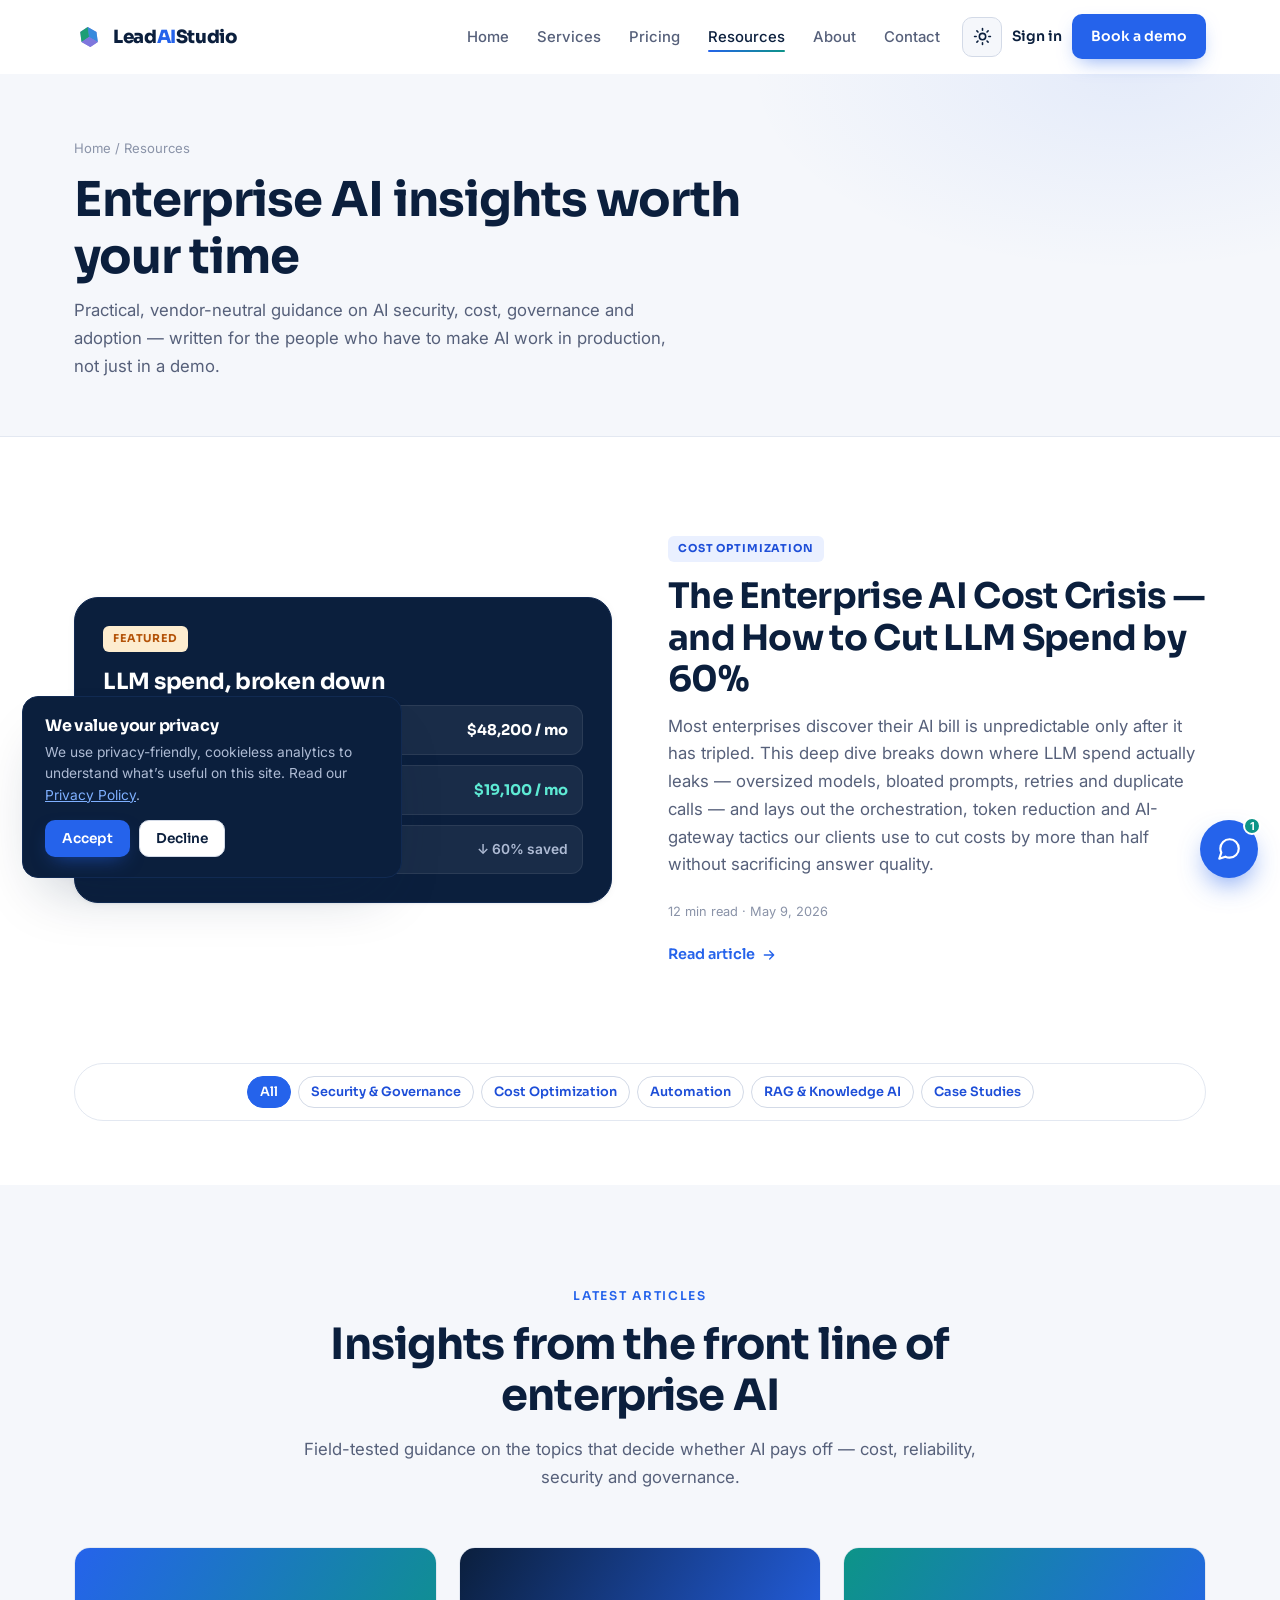
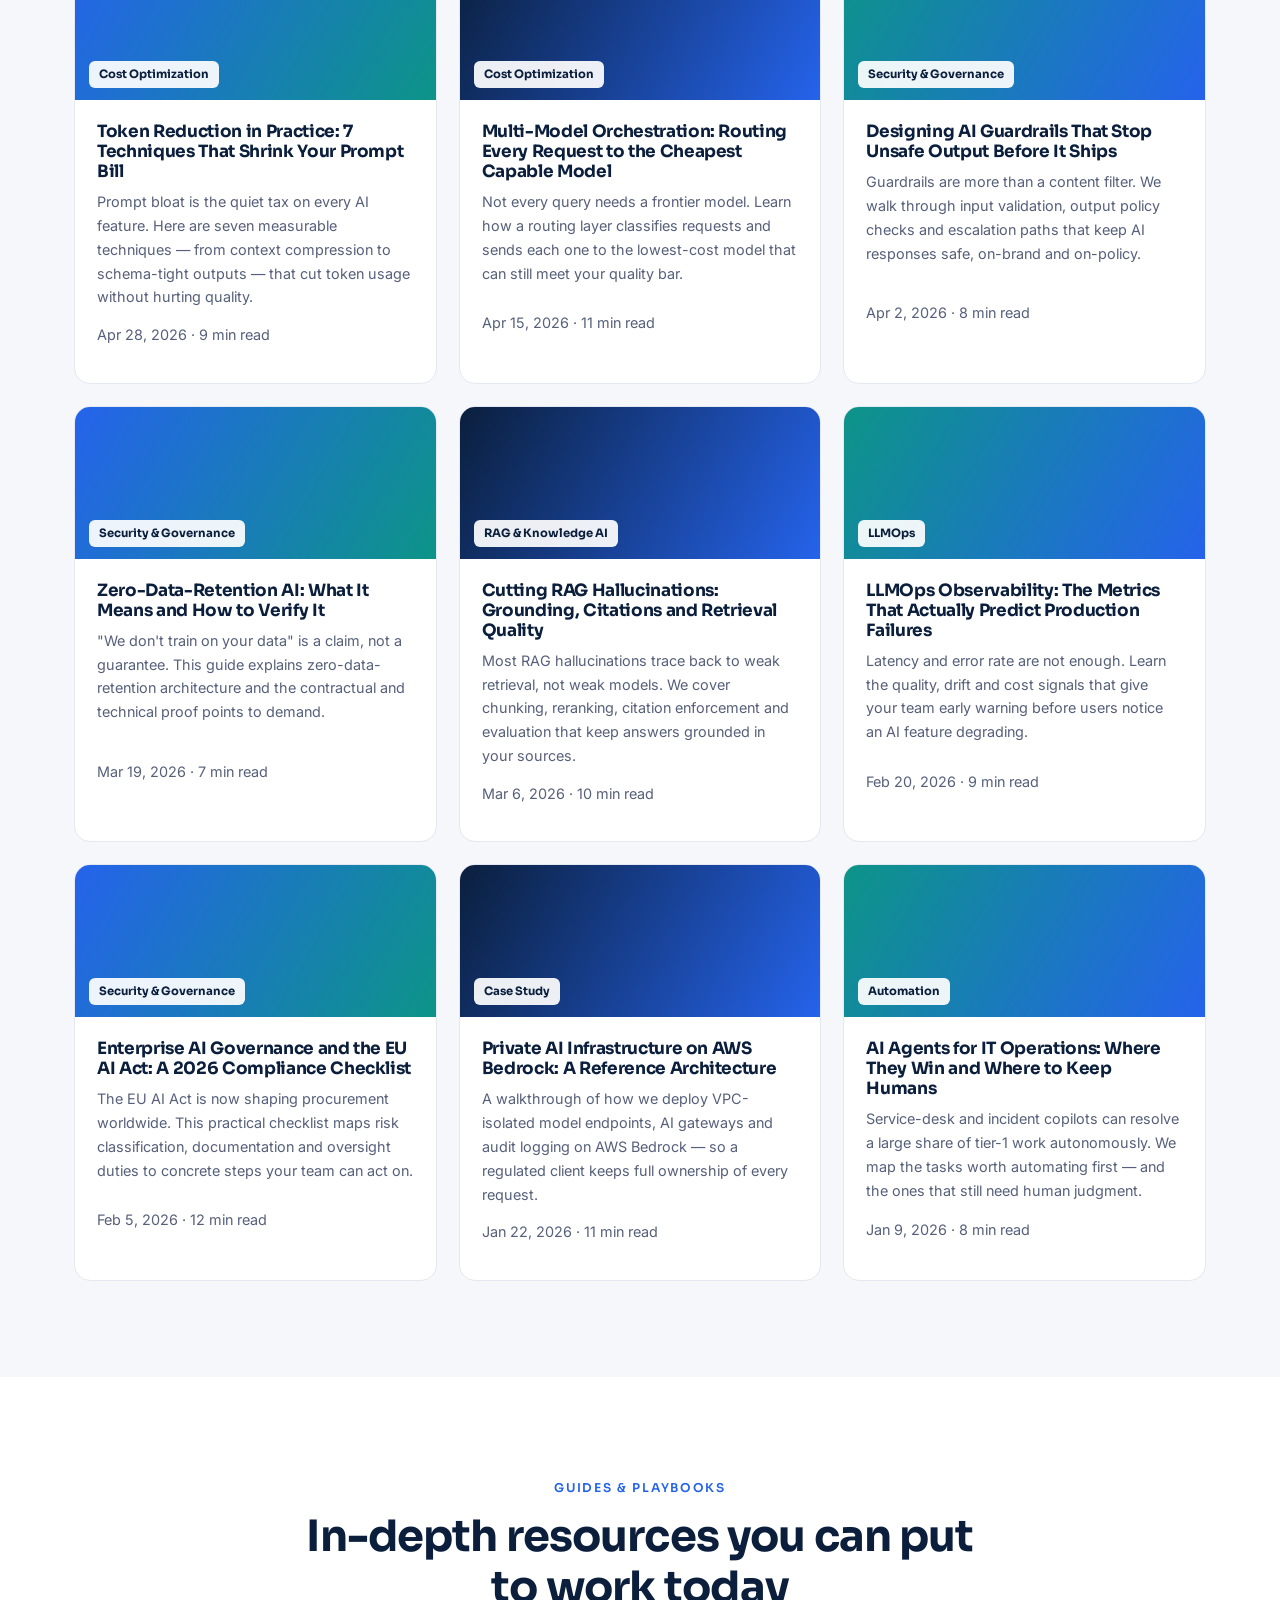
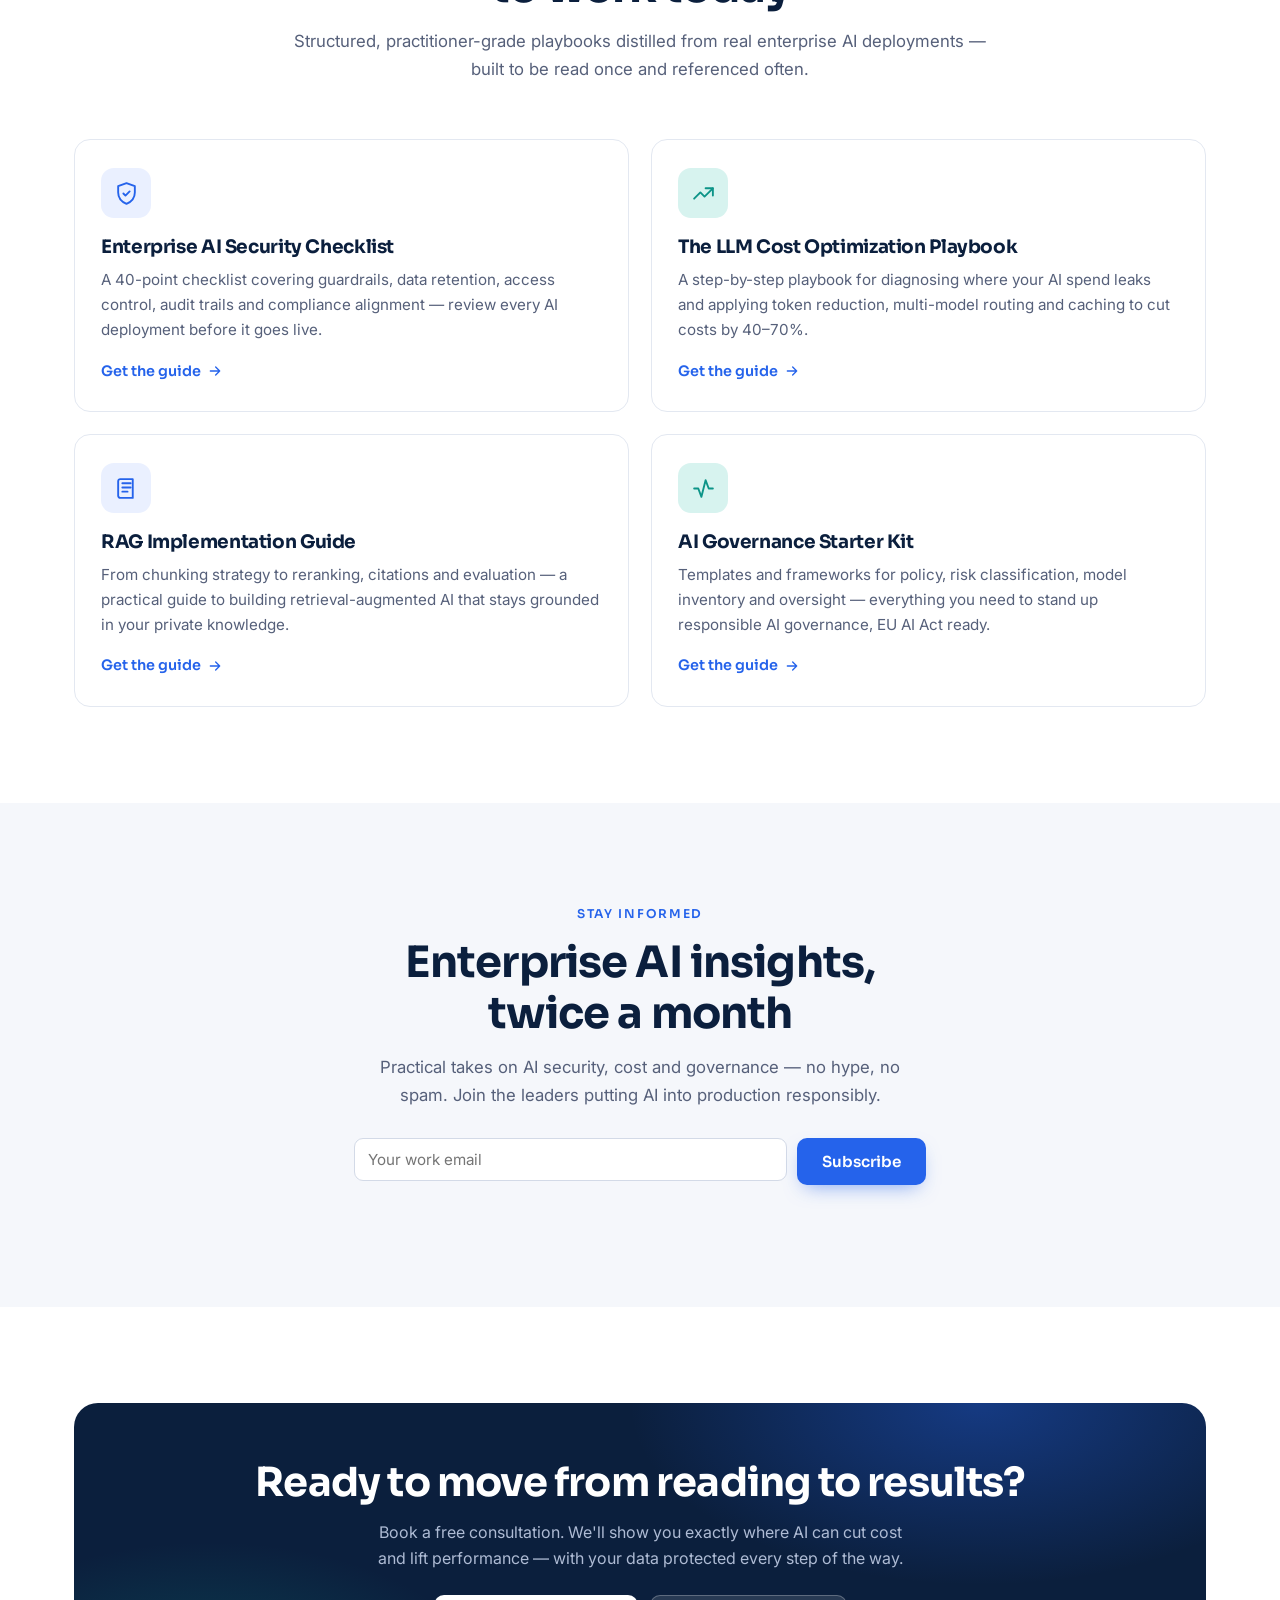
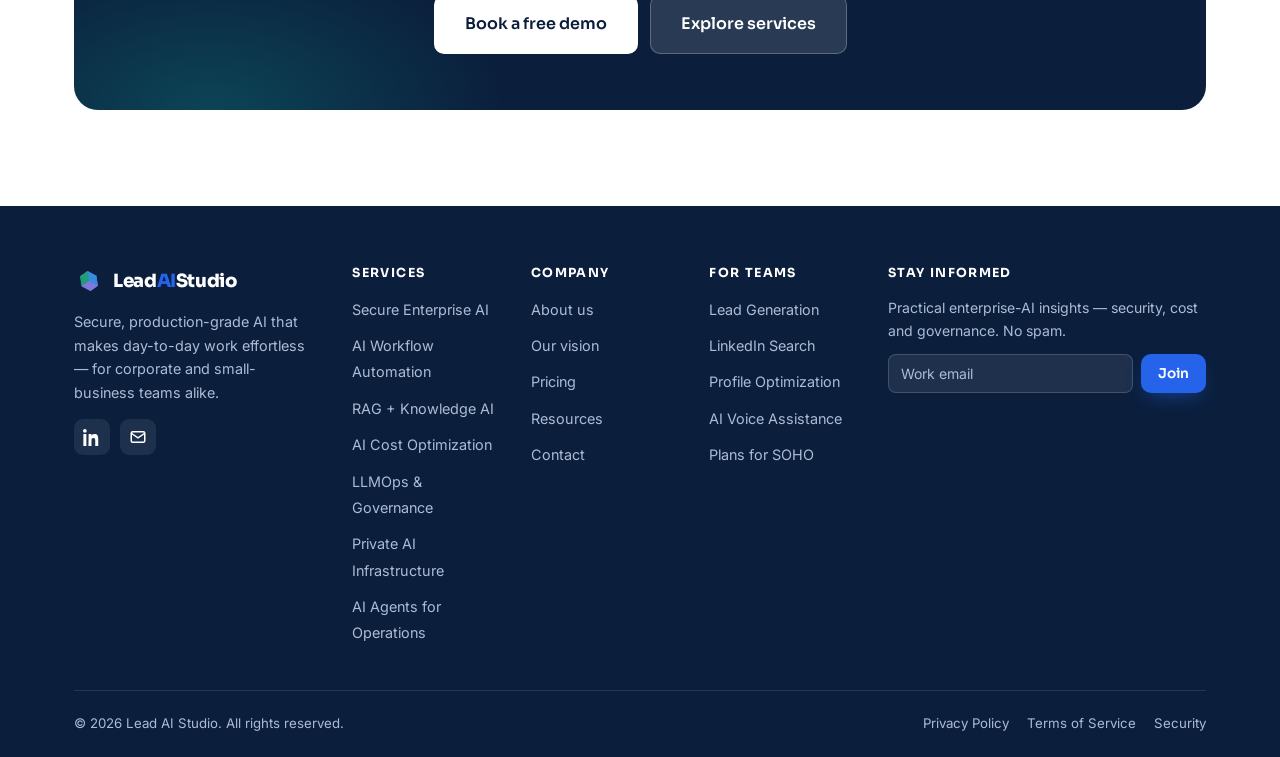
<file: resources.html>
<!DOCTYPE html>
<html lang="en">
<head>
  <meta charset="UTF-8" />
  <meta name="viewport" content="width=device-width, initial-scale=1.0" />
  <meta name="theme-color" content="#0b1f3d" />
  <script>
    /* apply saved/system theme before paint — avoids dark-mode flash */
    (function () {
      try {
        var t = localStorage.getItem("theme");
        if (t === "dark" || (!t && window.matchMedia("(prefers-color-scheme: dark)").matches)) {
          document.documentElement.setAttribute("data-theme", "dark");
        }
      } catch (e) {}
    })();
  </script>

  <title>Resources | Enterprise AI Insights, Guides &amp; Best Practices | Lead AI Studio</title>
  <meta name="description" content="Practical enterprise AI insights from Lead AI Studio — guides on LLM cost optimization, AI security and guardrails, RAG, LLMOps, governance and the EU AI Act." />
  <meta name="keywords" content="enterprise AI insights, LLM cost optimization, AI security, AI guardrails, RAG, LLMOps, AI governance, EU AI Act, AI playbooks, AI best practices" />
  <meta name="author" content="Lead AI Studio" />
  <meta name="robots" content="index, follow, max-image-preview:large" />
  <link rel="canonical" href="https://www.leadaistudio.com/resources.html" />

  <meta property="og:type" content="website" />
  <meta property="og:site_name" content="Lead AI Studio" />
  <meta property="og:title" content="Resources | Enterprise AI Insights, Guides &amp; Best Practices" />
  <meta property="og:description" content="Practical, vendor-neutral enterprise AI insights — LLM cost optimization, security, governance, RAG and LLMOps guidance for corporate teams." />
  <meta property="og:url" content="https://www.leadaistudio.com/resources.html" />
  <meta property="og:image" content="https://www.leadaistudio.com/assets/img/og-cover.png" />
  <meta property="og:locale" content="en_US" />
  <meta name="twitter:card" content="summary_large_image" />
  <meta name="twitter:title" content="Resources | Enterprise AI Insights &amp; Guides" />
  <meta name="twitter:description" content="Practical enterprise-AI insights on cost, security and governance from Lead AI Studio." />
  <meta name="twitter:image" content="https://www.leadaistudio.com/assets/img/og-cover.png" />

  <link rel="icon" href="favicon.svg" type="image/svg+xml" />
  <link rel="apple-touch-icon" href="favicon.svg" />
  <link rel="manifest" href="site.webmanifest" />

  <link rel="preconnect" href="https://fonts.googleapis.com" />
  <link rel="preconnect" href="https://fonts.gstatic.com" crossorigin />
  <link rel="stylesheet" href="https://fonts.googleapis.com/css2?family=Sora:wght@400;500;600;700;800&family=Inter:wght@400;500;600&display=swap" />
  <link rel="stylesheet" href="assets/css/styles.css" />

  <script type="application/ld+json">
  {
    "@context": "https://schema.org",
    "@type": "Organization",
    "name": "Lead AI Studio",
    "url": "https://www.leadaistudio.com/",
    "logo": "https://www.leadaistudio.com/favicon.svg",
    "description": "Lead AI Studio delivers secure, production-grade enterprise AI: automation, RAG knowledge AI, LLM cost optimization, LLMOps governance, private AI infrastructure and AI agents for operations.",
    "slogan": "Leading the AI workspace, securely.",
    "sameAs": ["https://www.linkedin.com/company/lead-ai-studio"],
    "contactPoint": {
      "@type": "ContactPoint",
      "contactType": "Sales",
      "email": "contact@leadaistudio.com",
      "availableLanguage": ["English"]
    }
  }
  </script>
  <script type="application/ld+json">
  {
    "@context": "https://schema.org",
    "@type": "BreadcrumbList",
    "itemListElement": [
      { "@type": "ListItem", "position": 1, "name": "Home", "item": "https://www.leadaistudio.com/" },
      { "@type": "ListItem", "position": 2, "name": "Resources", "item": "https://www.leadaistudio.com/resources.html" }
    ]
  }
  </script>
  <script type="application/ld+json">
  {
    "@context": "https://schema.org",
    "@type": "Blog",
    "name": "Lead AI Studio Resources",
    "description": "Practical enterprise AI insights, guides and best practices on cost optimization, security, governance, RAG and LLMOps.",
    "url": "https://www.leadaistudio.com/resources.html",
    "publisher": { "@type": "Organization", "name": "Lead AI Studio", "logo": "https://www.leadaistudio.com/favicon.svg" },
    "blogPost": [
      { "@type": "BlogPosting", "headline": "The Enterprise AI Cost Crisis — and How to Cut LLM Spend by 60%", "datePublished": "2026-05-09", "author": { "@type": "Organization", "name": "Lead AI Studio" } },
      { "@type": "BlogPosting", "headline": "Token Reduction in Practice: 7 Techniques That Shrink Your Prompt Bill", "datePublished": "2026-04-28", "author": { "@type": "Organization", "name": "Lead AI Studio" } },
      { "@type": "BlogPosting", "headline": "Multi-Model Orchestration: Routing Every Request to the Cheapest Capable Model", "datePublished": "2026-04-15", "author": { "@type": "Organization", "name": "Lead AI Studio" } },
      { "@type": "BlogPosting", "headline": "Designing AI Guardrails That Stop Unsafe Output Before It Ships", "datePublished": "2026-04-02", "author": { "@type": "Organization", "name": "Lead AI Studio" } },
      { "@type": "BlogPosting", "headline": "Zero-Data-Retention AI: What It Means and How to Verify It", "datePublished": "2026-03-19", "author": { "@type": "Organization", "name": "Lead AI Studio" } },
      { "@type": "BlogPosting", "headline": "Cutting RAG Hallucinations: Grounding, Citations and Retrieval Quality", "datePublished": "2026-03-06", "author": { "@type": "Organization", "name": "Lead AI Studio" } },
      { "@type": "BlogPosting", "headline": "LLMOps Observability: The Metrics That Actually Predict Production Failures", "datePublished": "2026-02-20", "author": { "@type": "Organization", "name": "Lead AI Studio" } },
      { "@type": "BlogPosting", "headline": "Enterprise AI Governance and the EU AI Act: A 2026 Compliance Checklist", "datePublished": "2026-02-05", "author": { "@type": "Organization", "name": "Lead AI Studio" } },
      { "@type": "BlogPosting", "headline": "Private AI Infrastructure on AWS Bedrock: A Reference Architecture", "datePublished": "2026-01-22", "author": { "@type": "Organization", "name": "Lead AI Studio" } }
    ]
  }
  </script>
</head>

<body>
  <a class="skip-link" href="#main">Skip to main content</a>

  <!-- ===================== HEADER ===================== -->
  <header class="site-header">
    <div class="container header-inner">
      <a class="brand" href="index.html" aria-label="Lead AI Studio home">
        <img src="assets/img/logo.svg" alt="" width="30" height="30" />
        <span class="brand-name">Lead<span class="brand-accent">AI</span>Studio</span>
      </a>
      <nav class="nav" aria-label="Primary">
        <ul class="nav-list">
          <li><a href="index.html">Home</a></li>
          <li><a href="services.html">Services</a></li>
          <li><a href="pricing.html">Pricing</a></li>
          <li><a href="resources.html" class="active">Resources</a></li>
          <li><a href="about.html">About</a></li>
          <li><a href="contact.html">Contact</a></li>
        </ul>
      </nav>
      <div class="header-actions">
        <a class="header-login" href="contact.html">Sign in</a>
        <a class="btn btn-primary" href="contact.html">Book a demo</a>
      </div>
      <button class="nav-toggle" aria-label="Toggle menu" aria-expanded="false">
        <span></span><span></span><span></span>
      </button>
    </div>
  </header>

  <main id="main">
    <!-- ===================== PAGE HERO ===================== -->
    <section class="page-hero">
      <div class="container">
        <nav class="breadcrumb" aria-label="Breadcrumb">
          <a href="index.html">Home</a> / <span>Resources</span>
        </nav>
        <h1>Enterprise AI insights worth your time</h1>
        <p>
          Practical, vendor-neutral guidance on AI security, cost, governance and adoption —
          written for the people who have to make AI work in production, not just in a demo.
        </p>
      </div>
    </section>

    <!-- ===================== FEATURED ARTICLE ===================== -->
    <section class="section">
      <div class="container">
        <div class="split reveal">
          <div class="media-card dark" style="display:flex;flex-direction:column;justify-content:center;min-height:300px">
            <span class="tag tag-amber" style="align-self:flex-start">Featured</span>
            <h3 style="font-size:1.4rem;margin:16px 0 10px">LLM spend, broken down</h3>
            <div class="hv-row">
              <span>Before optimization</span>
              <strong>$48,200 / mo</strong>
            </div>
            <div class="hv-row">
              <span>After multi-model routing</span>
              <strong style="color:#5eead4">$19,100 / mo</strong>
            </div>
            <div class="hv-row" style="margin-bottom:0">
              <span>Net reduction</span>
              <span class="hv-tag">&#8595; 60% saved</span>
            </div>
          </div>
          <div>
            <span class="tag tag-blue">Cost Optimization</span>
            <h2 style="font-size:clamp(1.6rem,3vw,2.2rem);margin:14px 0 12px">
              The Enterprise AI Cost Crisis — and How to Cut LLM Spend by 60%
            </h2>
            <p class="section-lead">
              Most enterprises discover their AI bill is unpredictable only after it has tripled.
              This deep dive breaks down where LLM spend actually leaks — oversized models,
              bloated prompts, retries and duplicate calls — and lays out the orchestration,
              token reduction and AI-gateway tactics our clients use to cut costs by more than
              half without sacrificing answer quality.
            </p>
            <p class="post-meta" style="margin-bottom:18px">12 min read &middot; May 9, 2026</p>
            <a class="link-arrow" href="#">Read article
              <svg viewBox="0 0 24 24" fill="none" stroke="currentColor" stroke-width="2" stroke-linecap="round" stroke-linejoin="round"><path d="M5 12h14M13 6l6 6-6 6"/></svg>
            </a>
          </div>
        </div>
      </div>
    </section>

    <!-- ===================== CATEGORY FILTER STRIP ===================== -->
    <section class="section-sm" style="padding-top:0">
      <div class="container">
        <div class="chat-quick reveal" style="border:1px solid var(--border);border-top:1px solid var(--border);border-radius:999px;justify-content:center;padding:12px 16px">
          <a href="#"><button type="button" style="background:var(--blue);color:#fff;border-color:var(--blue)">All</button></a>
          <a href="#"><button type="button">Security &amp; Governance</button></a>
          <a href="#"><button type="button">Cost Optimization</button></a>
          <a href="#"><button type="button">Automation</button></a>
          <a href="#"><button type="button">RAG &amp; Knowledge AI</button></a>
          <a href="#"><button type="button">Case Studies</button></a>
        </div>
      </div>
    </section>

    <!-- ===================== ARTICLE GRID ===================== -->
    <section class="section bg-soft">
      <div class="container">
        <div class="section-head reveal">
          <span class="eyebrow">Latest articles</span>
          <h2>Insights from the front line of enterprise AI</h2>
          <p class="section-lead">
            Field-tested guidance on the topics that decide whether AI pays off — cost,
            reliability, security and governance.
          </p>
        </div>
        <div class="grid grid-3">

          <a href="#" class="post-card reveal">
            <div class="post-thumb"><span>Cost Optimization</span></div>
            <div class="post-body">
              <h3>Token Reduction in Practice: 7 Techniques That Shrink Your Prompt Bill</h3>
              <p>Prompt bloat is the quiet tax on every AI feature. Here are seven measurable techniques — from context compression to schema-tight outputs — that cut token usage without hurting quality.</p>
              <p class="post-meta">Apr 28, 2026 &middot; 9 min read</p>
            </div>
          </a>

          <a href="#" class="post-card reveal reveal-d1">
            <div class="post-thumb alt"><span>Cost Optimization</span></div>
            <div class="post-body">
              <h3>Multi-Model Orchestration: Routing Every Request to the Cheapest Capable Model</h3>
              <p>Not every query needs a frontier model. Learn how a routing layer classifies requests and sends each one to the lowest-cost model that can still meet your quality bar.</p>
              <p class="post-meta">Apr 15, 2026 &middot; 11 min read</p>
            </div>
          </a>

          <a href="#" class="post-card reveal reveal-d2">
            <div class="post-thumb alt2"><span>Security &amp; Governance</span></div>
            <div class="post-body">
              <h3>Designing AI Guardrails That Stop Unsafe Output Before It Ships</h3>
              <p>Guardrails are more than a content filter. We walk through input validation, output policy checks and escalation paths that keep AI responses safe, on-brand and on-policy.</p>
              <p class="post-meta">Apr 2, 2026 &middot; 8 min read</p>
            </div>
          </a>

          <a href="#" class="post-card reveal">
            <div class="post-thumb"><span>Security &amp; Governance</span></div>
            <div class="post-body">
              <h3>Zero-Data-Retention AI: What It Means and How to Verify It</h3>
              <p>"We don't train on your data" is a claim, not a guarantee. This guide explains zero-data-retention architecture and the contractual and technical proof points to demand.</p>
              <p class="post-meta">Mar 19, 2026 &middot; 7 min read</p>
            </div>
          </a>

          <a href="#" class="post-card reveal reveal-d1">
            <div class="post-thumb alt"><span>RAG &amp; Knowledge AI</span></div>
            <div class="post-body">
              <h3>Cutting RAG Hallucinations: Grounding, Citations and Retrieval Quality</h3>
              <p>Most RAG hallucinations trace back to weak retrieval, not weak models. We cover chunking, reranking, citation enforcement and evaluation that keep answers grounded in your sources.</p>
              <p class="post-meta">Mar 6, 2026 &middot; 10 min read</p>
            </div>
          </a>

          <a href="#" class="post-card reveal reveal-d2">
            <div class="post-thumb alt2"><span>LLMOps</span></div>
            <div class="post-body">
              <h3>LLMOps Observability: The Metrics That Actually Predict Production Failures</h3>
              <p>Latency and error rate are not enough. Learn the quality, drift and cost signals that give your team early warning before users notice an AI feature degrading.</p>
              <p class="post-meta">Feb 20, 2026 &middot; 9 min read</p>
            </div>
          </a>

          <a href="#" class="post-card reveal">
            <div class="post-thumb"><span>Security &amp; Governance</span></div>
            <div class="post-body">
              <h3>Enterprise AI Governance and the EU AI Act: A 2026 Compliance Checklist</h3>
              <p>The EU AI Act is now shaping procurement worldwide. This practical checklist maps risk classification, documentation and oversight duties to concrete steps your team can act on.</p>
              <p class="post-meta">Feb 5, 2026 &middot; 12 min read</p>
            </div>
          </a>

          <a href="#" class="post-card reveal reveal-d1">
            <div class="post-thumb alt"><span>Case Study</span></div>
            <div class="post-body">
              <h3>Private AI Infrastructure on AWS Bedrock: A Reference Architecture</h3>
              <p>A walkthrough of how we deploy VPC-isolated model endpoints, AI gateways and audit logging on AWS Bedrock — so a regulated client keeps full ownership of every request.</p>
              <p class="post-meta">Jan 22, 2026 &middot; 11 min read</p>
            </div>
          </a>

          <a href="#" class="post-card reveal reveal-d2">
            <div class="post-thumb alt2"><span>Automation</span></div>
            <div class="post-body">
              <h3>AI Agents for IT Operations: Where They Win and Where to Keep Humans</h3>
              <p>Service-desk and incident copilots can resolve a large share of tier-1 work autonomously. We map the tasks worth automating first — and the ones that still need human judgment.</p>
              <p class="post-meta">Jan 9, 2026 &middot; 8 min read</p>
            </div>
          </a>

        </div>
      </div>
    </section>

    <!-- ===================== GUIDES & PLAYBOOKS ===================== -->
    <section class="section">
      <div class="container">
        <div class="section-head reveal">
          <span class="eyebrow">Guides &amp; playbooks</span>
          <h2>In-depth resources you can put to work today</h2>
          <p class="section-lead">
            Structured, practitioner-grade playbooks distilled from real enterprise AI
            deployments — built to be read once and referenced often.
          </p>
        </div>
        <div class="grid grid-2">

          <article class="card reveal">
            <div class="card-icon"><svg viewBox="0 0 24 24" fill="none" stroke="currentColor" stroke-width="1.8" stroke-linecap="round" stroke-linejoin="round"><path d="M12 2 4 5v6c0 5 3.5 9 8 11 4.5-2 8-6 8-11V5l-8-3Z"/><path d="m9 12 2 2 4-4"/></svg></div>
            <h3>Enterprise AI Security Checklist</h3>
            <p>A 40-point checklist covering guardrails, data retention, access control, audit trails and compliance alignment — review every AI deployment before it goes live.</p>
            <div style="margin-top:14px">
              <a class="link-arrow" href="#">Get the guide
                <svg viewBox="0 0 24 24" fill="none" stroke="currentColor" stroke-width="2" stroke-linecap="round" stroke-linejoin="round"><path d="M5 12h14M13 6l6 6-6 6"/></svg>
              </a>
            </div>
          </article>

          <article class="card reveal reveal-d1">
            <div class="card-icon teal"><svg viewBox="0 0 24 24" fill="none" stroke="currentColor" stroke-width="1.8" stroke-linecap="round" stroke-linejoin="round"><path d="M3 17l6-6 4 4 8-8"/><path d="M14 7h7v7"/></svg></div>
            <h3>The LLM Cost Optimization Playbook</h3>
            <p>A step-by-step playbook for diagnosing where your AI spend leaks and applying token reduction, multi-model routing and caching to cut costs by 40–70%.</p>
            <div style="margin-top:14px">
              <a class="link-arrow" href="#">Get the guide
                <svg viewBox="0 0 24 24" fill="none" stroke="currentColor" stroke-width="2" stroke-linecap="round" stroke-linejoin="round"><path d="M5 12h14M13 6l6 6-6 6"/></svg>
              </a>
            </div>
          </article>

          <article class="card reveal reveal-d2">
            <div class="card-icon"><svg viewBox="0 0 24 24" fill="none" stroke="currentColor" stroke-width="1.8" stroke-linecap="round" stroke-linejoin="round"><path d="M4 19V5a2 2 0 0 1 2-2h12v18H6a2 2 0 0 1-2-2Z"/><path d="M8 7h8M8 11h8M8 15h5"/></svg></div>
            <h3>RAG Implementation Guide</h3>
            <p>From chunking strategy to reranking, citations and evaluation — a practical guide to building retrieval-augmented AI that stays grounded in your private knowledge.</p>
            <div style="margin-top:14px">
              <a class="link-arrow" href="#">Get the guide
                <svg viewBox="0 0 24 24" fill="none" stroke="currentColor" stroke-width="2" stroke-linecap="round" stroke-linejoin="round"><path d="M5 12h14M13 6l6 6-6 6"/></svg>
              </a>
            </div>
          </article>

          <article class="card reveal reveal-d3">
            <div class="card-icon teal"><svg viewBox="0 0 24 24" fill="none" stroke="currentColor" stroke-width="1.8" stroke-linecap="round" stroke-linejoin="round"><path d="M3 12h4l3 8 4-16 3 8h4"/></svg></div>
            <h3>AI Governance Starter Kit</h3>
            <p>Templates and frameworks for policy, risk classification, model inventory and oversight — everything you need to stand up responsible AI governance, EU AI Act ready.</p>
            <div style="margin-top:14px">
              <a class="link-arrow" href="#">Get the guide
                <svg viewBox="0 0 24 24" fill="none" stroke="currentColor" stroke-width="2" stroke-linecap="round" stroke-linejoin="round"><path d="M5 12h14M13 6l6 6-6 6"/></svg>
              </a>
            </div>
          </article>

        </div>
      </div>
    </section>

    <!-- ===================== NEWSLETTER ===================== -->
    <section class="section bg-soft">
      <div class="container" style="max-width:620px">
        <div class="section-head reveal" style="margin-bottom:28px">
          <span class="eyebrow">Stay informed</span>
          <h2>Enterprise AI insights, twice a month</h2>
          <p class="section-lead">
            Practical takes on AI security, cost and governance — no hype, no spam.
            Join the leaders putting AI into production responsibly.
          </p>
        </div>
        <form name="newsletter" method="POST" data-netlify="true" data-netlify-honeypot="bot-field" data-validate data-success="You're subscribed — thank you!" class="reveal reveal-d1"
              style="display:flex;gap:10px;flex-wrap:wrap;justify-content:center">
          <input type="hidden" name="form-name" value="newsletter" />
          <p hidden><label>Skip this field if you are human: <input name="bot-field" /></label></p>
          <div class="field" style="flex:1;min-width:240px">
            <input type="email" name="email" placeholder="Your work email" aria-label="Work email" required />
          </div>
          <button class="btn btn-primary" type="submit">Subscribe</button>
          <p class="form-note" style="flex-basis:100%;text-align:center"></p>
        </form>
      </div>
    </section>

    <!-- ===================== CTA ===================== -->
    <section class="section">
      <div class="container">
        <div class="cta-band reveal">
          <h2>Ready to move from reading to results?</h2>
          <p>Book a free consultation. We'll show you exactly where AI can cut cost and lift performance — with your data protected every step of the way.</p>
          <div class="cta-actions">
            <a class="btn btn-white btn-lg" href="contact.html">Book a free demo</a>
            <a class="btn btn-light btn-lg" href="services.html">Explore services</a>
          </div>
        </div>
      </div>
    </section>
  </main>

  <!-- ===================== FOOTER ===================== -->
  <footer class="site-footer">
    <div class="container">
      <div class="footer-grid">
        <div class="footer-brand">
          <a class="brand" href="index.html" aria-label="Lead AI Studio home">
            <img src="assets/img/logo.svg" alt="" width="30" height="30" />
            <span class="brand-name">Lead<span class="brand-accent">AI</span>Studio</span>
          </a>
          <p>Secure, production-grade AI that makes day-to-day work effortless — for corporate and small-business teams alike.</p>
          <div class="footer-social">
            <a href="https://www.linkedin.com/company/lead-ai-studio" target="_blank" rel="noopener" aria-label="LinkedIn">
              <svg viewBox="0 0 24 24" fill="currentColor"><path d="M4.98 3.5A2.5 2.5 0 1 1 0 3.5a2.5 2.5 0 0 1 4.98 0ZM.5 8h4V24h-4Zm7 0h3.8v2.2h.05c.53-1 1.83-2.2 3.95-2.2 4.2 0 5 2.77 5 6.37V24h-4v-7c0-1.67-.03-3.8-2.32-3.8-2.32 0-2.68 1.8-2.68 3.67V24h-4Z"/></svg>
            </a>
            <a href="mailto:contact@leadaistudio.com" aria-label="Email">
              <svg viewBox="0 0 24 24" fill="none" stroke="currentColor" stroke-width="2"><rect x="3" y="5" width="18" height="14" rx="2"/><path d="m3 7 9 6 9-6"/></svg>
            </a>
          </div>
        </div>
        <nav class="footer-col" aria-label="Services">
          <h3>Services</h3>
          <ul>
            <li><a href="services.html#secure-ai">Secure Enterprise AI</a></li>
            <li><a href="services.html#automation">AI Workflow Automation</a></li>
            <li><a href="services.html#rag">RAG + Knowledge AI</a></li>
            <li><a href="services.html#cost">AI Cost Optimization</a></li>
            <li><a href="services.html#llmops">LLMOps &amp; Governance</a></li>
            <li><a href="services.html#infrastructure">Private AI Infrastructure</a></li>
            <li><a href="services.html#agents">AI Agents for Operations</a></li>
          </ul>
        </nav>
        <nav class="footer-col" aria-label="Company">
          <h3>Company</h3>
          <ul>
            <li><a href="about.html">About us</a></li>
            <li><a href="about.html#vision">Our vision</a></li>
            <li><a href="pricing.html">Pricing</a></li>
            <li><a href="resources.html">Resources</a></li>
            <li><a href="contact.html">Contact</a></li>
          </ul>
        </nav>
        <nav class="footer-col" aria-label="Solutions">
          <h3>For teams</h3>
          <ul>
            <li><a href="services.html#growth">Lead Generation</a></li>
            <li><a href="services.html#growth">LinkedIn Search</a></li>
            <li><a href="services.html#growth">Profile Optimization</a></li>
            <li><a href="services.html#growth">AI Voice Assistance</a></li>
            <li><a href="pricing.html">Plans for SOHO</a></li>
          </ul>
        </nav>
        <div class="footer-col footer-news">
          <h3>Stay informed</h3>
          <p>Practical enterprise-AI insights — security, cost and governance. No spam.</p>
          <form name="newsletter" method="POST" data-netlify="true" data-netlify-honeypot="bot-field" data-validate data-success="You're subscribed — thank you!">
            <input type="hidden" name="form-name" value="newsletter" />
            <p hidden><label>Skip this field if you are human: <input name="bot-field" /></label></p>
            <input type="email" name="email" placeholder="Work email" aria-label="Work email" required />
            <button class="btn btn-primary btn-sm" type="submit">Join</button>
          </form>
          <p class="form-note" style="margin-top:8px"></p>
        </div>
      </div>
    </div>
    <div class="container">
      <div class="footer-bottom">
        <p>&copy; <span data-year>2026</span> Lead AI Studio. All rights reserved.</p>
        <div class="footer-legal">
          <a href="#">Privacy Policy</a>
          <a href="#">Terms of Service</a>
          <a href="#">Security</a>
        </div>
      </div>
    </div>
  </footer>

  <script src="assets/js/main.js" defer></script>
  <script src="assets/js/chatbot.js" defer></script>
</body>
</html>
</file>
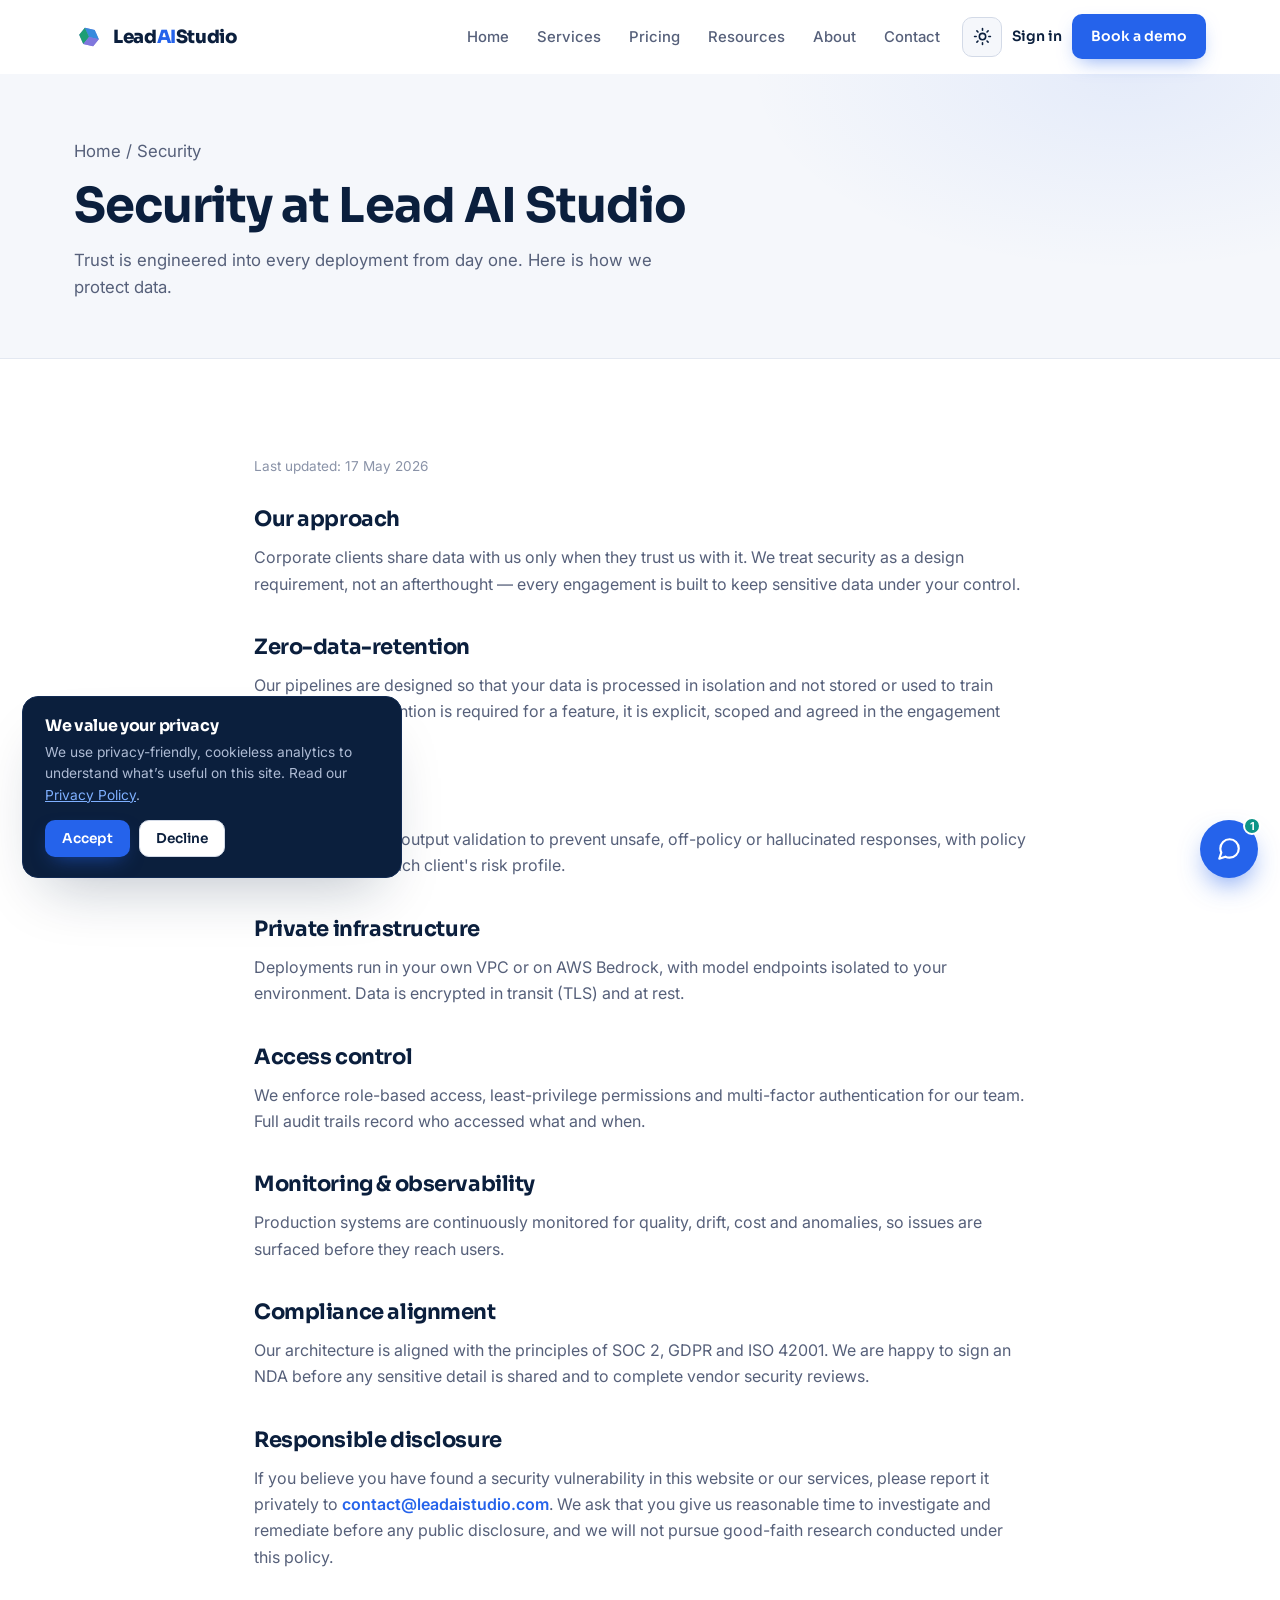
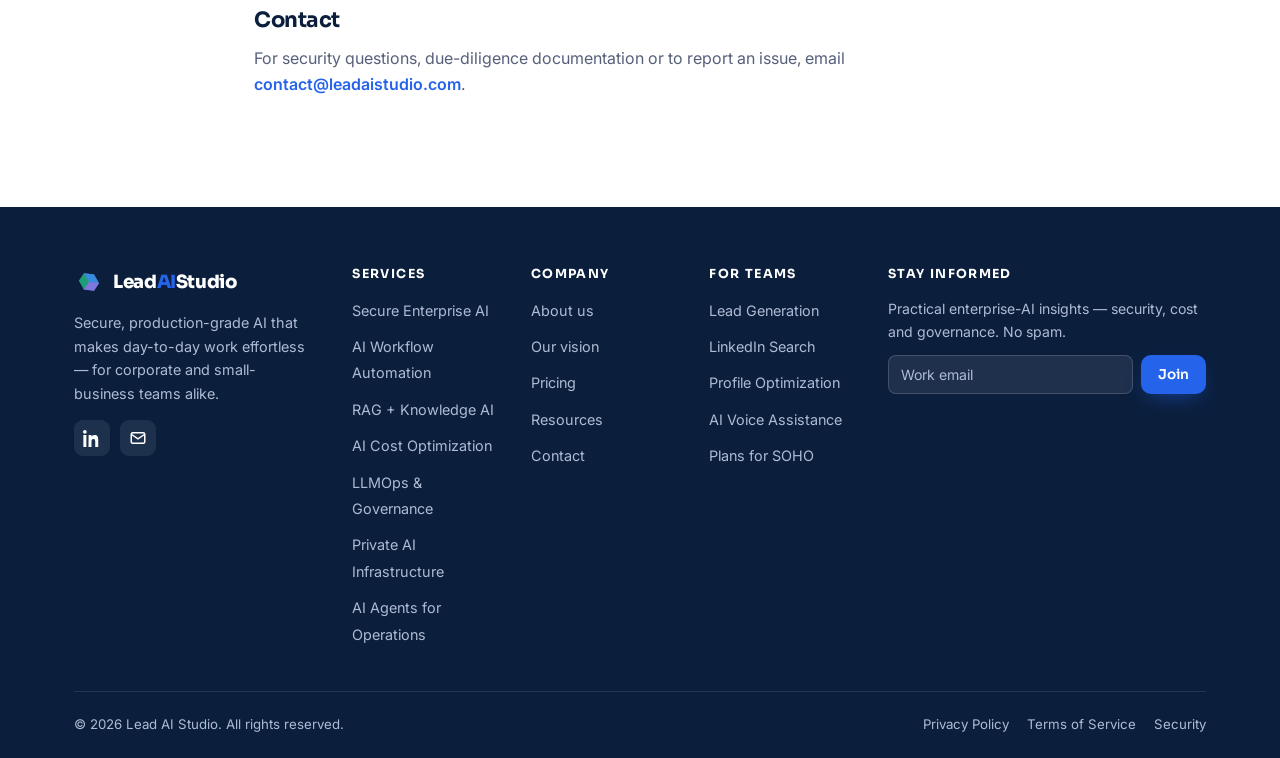
<file: security.html>
<!DOCTYPE html>
<html lang="en">
<head>
  <meta charset="UTF-8" />
  <meta name="viewport" content="width=device-width, initial-scale=1.0" />
  <meta name="theme-color" content="#0b1f3d" />
  <script>
    /* apply saved/system theme before paint — avoids dark-mode flash */
    (function () {
      try {
        var t = localStorage.getItem("theme");
        if (t === "dark" || (!t && window.matchMedia("(prefers-color-scheme: dark)").matches)) {
          document.documentElement.setAttribute("data-theme", "dark");
        }
      } catch (e) {}
    })();
  </script>

  <title>Security | Lead AI Studio</title>
  <meta name="description" content="How Lead AI Studio protects data — guardrails, zero-data-retention, private infrastructure, access control, monitoring and responsible disclosure." />
  <meta name="robots" content="index, follow" />
  <link rel="canonical" href="https://www.leadaistudio.com/security.html" />

  <link rel="icon" href="favicon.svg" type="image/svg+xml" />
  <link rel="apple-touch-icon" href="favicon.svg" />
  <link rel="manifest" href="site.webmanifest" />

  <link rel="preconnect" href="https://fonts.googleapis.com" />
  <link rel="preconnect" href="https://fonts.gstatic.com" crossorigin />
  <link rel="stylesheet" href="https://fonts.googleapis.com/css2?family=Sora:wght@400;500;600;700;800&family=Inter:wght@400;500;600&display=swap" />
  <link rel="stylesheet" href="assets/css/styles.css" />
</head>

<body>
  <a class="skip-link" href="#main">Skip to main content</a>

  <!-- ===================== HEADER ===================== -->
  <header class="site-header">
    <div class="container header-inner">
      <a class="brand" href="index.html" aria-label="Lead AI Studio home">
        <img src="assets/img/logo.svg" alt="" width="30" height="30" />
        <span class="brand-name">Lead<span class="brand-accent">AI</span>Studio</span>
      </a>
      <nav class="nav" aria-label="Primary">
        <ul class="nav-list">
          <li><a href="index.html">Home</a></li>
          <li><a href="services.html">Services</a></li>
          <li><a href="pricing.html">Pricing</a></li>
          <li><a href="resources.html">Resources</a></li>
          <li><a href="about.html">About</a></li>
          <li><a href="contact.html">Contact</a></li>
        </ul>
      </nav>
      <div class="header-actions">
        <a class="header-login" href="contact.html">Sign in</a>
        <a class="btn btn-primary" href="contact.html">Book a demo</a>
      </div>
      <button class="nav-toggle" aria-label="Toggle menu" aria-expanded="false">
        <span></span><span></span><span></span>
      </button>
    </div>
  </header>

  <main id="main">
    <!-- ===================== PAGE HERO ===================== -->
    <section class="page-hero">
      <div class="container">
        <p class="breadcrumb"><a href="index.html">Home</a> / Security</p>
        <h1>Security at Lead AI Studio</h1>
        <p>Trust is engineered into every deployment from day one. Here is how we protect data.</p>
      </div>
    </section>

    <!-- ===================== CONTENT ===================== -->
    <section class="section">
      <div class="container legal" style="max-width:820px">
        <p class="updated">Last updated: 17 May 2026</p>

        <h2>Our approach</h2>
        <p>Corporate clients share data with us only when they trust us with it. We treat security as a design requirement, not an afterthought — every engagement is built to keep sensitive data under your control.</p>

        <h2>Zero-data-retention</h2>
        <p>Our pipelines are designed so that your data is processed in isolation and not stored or used to train models. Where retention is required for a feature, it is explicit, scoped and agreed in the engagement contract.</p>

        <h2>AI guardrails</h2>
        <p>We apply input and output validation to prevent unsafe, off-policy or hallucinated responses, with policy controls tuned to each client's risk profile.</p>

        <h2>Private infrastructure</h2>
        <p>Deployments run in your own VPC or on AWS Bedrock, with model endpoints isolated to your environment. Data is encrypted in transit (TLS) and at rest.</p>

        <h2>Access control</h2>
        <p>We enforce role-based access, least-privilege permissions and multi-factor authentication for our team. Full audit trails record who accessed what and when.</p>

        <h2>Monitoring &amp; observability</h2>
        <p>Production systems are continuously monitored for quality, drift, cost and anomalies, so issues are surfaced before they reach users.</p>

        <h2>Compliance alignment</h2>
        <p>Our architecture is aligned with the principles of SOC 2, GDPR and ISO 42001. We are happy to sign an NDA before any sensitive detail is shared and to complete vendor security reviews.</p>

        <h2>Responsible disclosure</h2>
        <p>If you believe you have found a security vulnerability in this website or our services, please report it privately to <a href="mailto:contact@leadaistudio.com">contact@leadaistudio.com</a>. We ask that you give us reasonable time to investigate and remediate before any public disclosure, and we will not pursue good-faith research conducted under this policy.</p>

        <h2>Contact</h2>
        <p>For security questions, due-diligence documentation or to report an issue, email <a href="mailto:contact@leadaistudio.com">contact@leadaistudio.com</a>.</p>
      </div>
    </section>
  </main>

  <!-- ===================== FOOTER ===================== -->
  <footer class="site-footer">
    <div class="container">
      <div class="footer-grid">
        <div class="footer-brand">
          <a class="brand" href="index.html" aria-label="Lead AI Studio home">
            <img src="assets/img/logo.svg" alt="" width="30" height="30" />
            <span class="brand-name">Lead<span class="brand-accent">AI</span>Studio</span>
          </a>
          <p>Secure, production-grade AI that makes day-to-day work effortless — for corporate and small-business teams alike.</p>
          <div class="footer-social">
            <a href="https://www.linkedin.com/company/lead-ai-studio" target="_blank" rel="noopener" aria-label="LinkedIn">
              <svg viewBox="0 0 24 24" fill="currentColor"><path d="M4.98 3.5A2.5 2.5 0 1 1 0 3.5a2.5 2.5 0 0 1 4.98 0ZM.5 8h4V24h-4Zm7 0h3.8v2.2h.05c.53-1 1.83-2.2 3.95-2.2 4.2 0 5 2.77 5 6.37V24h-4v-7c0-1.67-.03-3.8-2.32-3.8-2.32 0-2.68 1.8-2.68 3.67V24h-4Z"/></svg>
            </a>
            <a href="mailto:contact@leadaistudio.com" aria-label="Email">
              <svg viewBox="0 0 24 24" fill="none" stroke="currentColor" stroke-width="2"><rect x="3" y="5" width="18" height="14" rx="2"/><path d="m3 7 9 6 9-6"/></svg>
            </a>
          </div>
        </div>
        <nav class="footer-col" aria-label="Services">
          <h3>Services</h3>
          <ul>
            <li><a href="services.html#secure-ai">Secure Enterprise AI</a></li>
            <li><a href="services.html#automation">AI Workflow Automation</a></li>
            <li><a href="services.html#rag">RAG + Knowledge AI</a></li>
            <li><a href="services.html#cost">AI Cost Optimization</a></li>
            <li><a href="services.html#llmops">LLMOps &amp; Governance</a></li>
            <li><a href="services.html#infrastructure">Private AI Infrastructure</a></li>
            <li><a href="services.html#agents">AI Agents for Operations</a></li>
          </ul>
        </nav>
        <nav class="footer-col" aria-label="Company">
          <h3>Company</h3>
          <ul>
            <li><a href="about.html">About us</a></li>
            <li><a href="about.html#vision">Our vision</a></li>
            <li><a href="pricing.html">Pricing</a></li>
            <li><a href="resources.html">Resources</a></li>
            <li><a href="contact.html">Contact</a></li>
          </ul>
        </nav>
        <nav class="footer-col" aria-label="Solutions">
          <h3>For teams</h3>
          <ul>
            <li><a href="services.html#growth">Lead Generation</a></li>
            <li><a href="services.html#growth">LinkedIn Search</a></li>
            <li><a href="services.html#growth">Profile Optimization</a></li>
            <li><a href="services.html#growth">AI Voice Assistance</a></li>
            <li><a href="pricing.html">Plans for SOHO</a></li>
          </ul>
        </nav>
        <div class="footer-col footer-news">
          <h3>Stay informed</h3>
          <p>Practical enterprise-AI insights — security, cost and governance. No spam.</p>
          <form name="newsletter" method="POST" data-netlify="true" data-netlify-honeypot="bot-field" data-validate data-success="You're subscribed — thank you!">
            <input type="hidden" name="form-name" value="newsletter" />
            <p hidden><label>Skip this field if you are human: <input name="bot-field" /></label></p>
            <input type="email" name="email" placeholder="Work email" aria-label="Work email" required />
            <button class="btn btn-primary btn-sm" type="submit">Join</button>
          </form>
          <p class="form-note" style="margin-top:8px"></p>
        </div>
      </div>
    </div>
    <div class="container">
      <div class="footer-bottom">
        <p>&copy; <span data-year>2026</span> Lead AI Studio. All rights reserved.</p>
        <div class="footer-legal">
          <a href="privacy.html">Privacy Policy</a>
          <a href="terms.html">Terms of Service</a>
          <a href="security.html">Security</a>
        </div>
      </div>
    </div>
  </footer>

  <script src="assets/js/main.js" defer></script>
  <script src="assets/js/chatbot.js" defer></script>
</body>
</html>
</file>
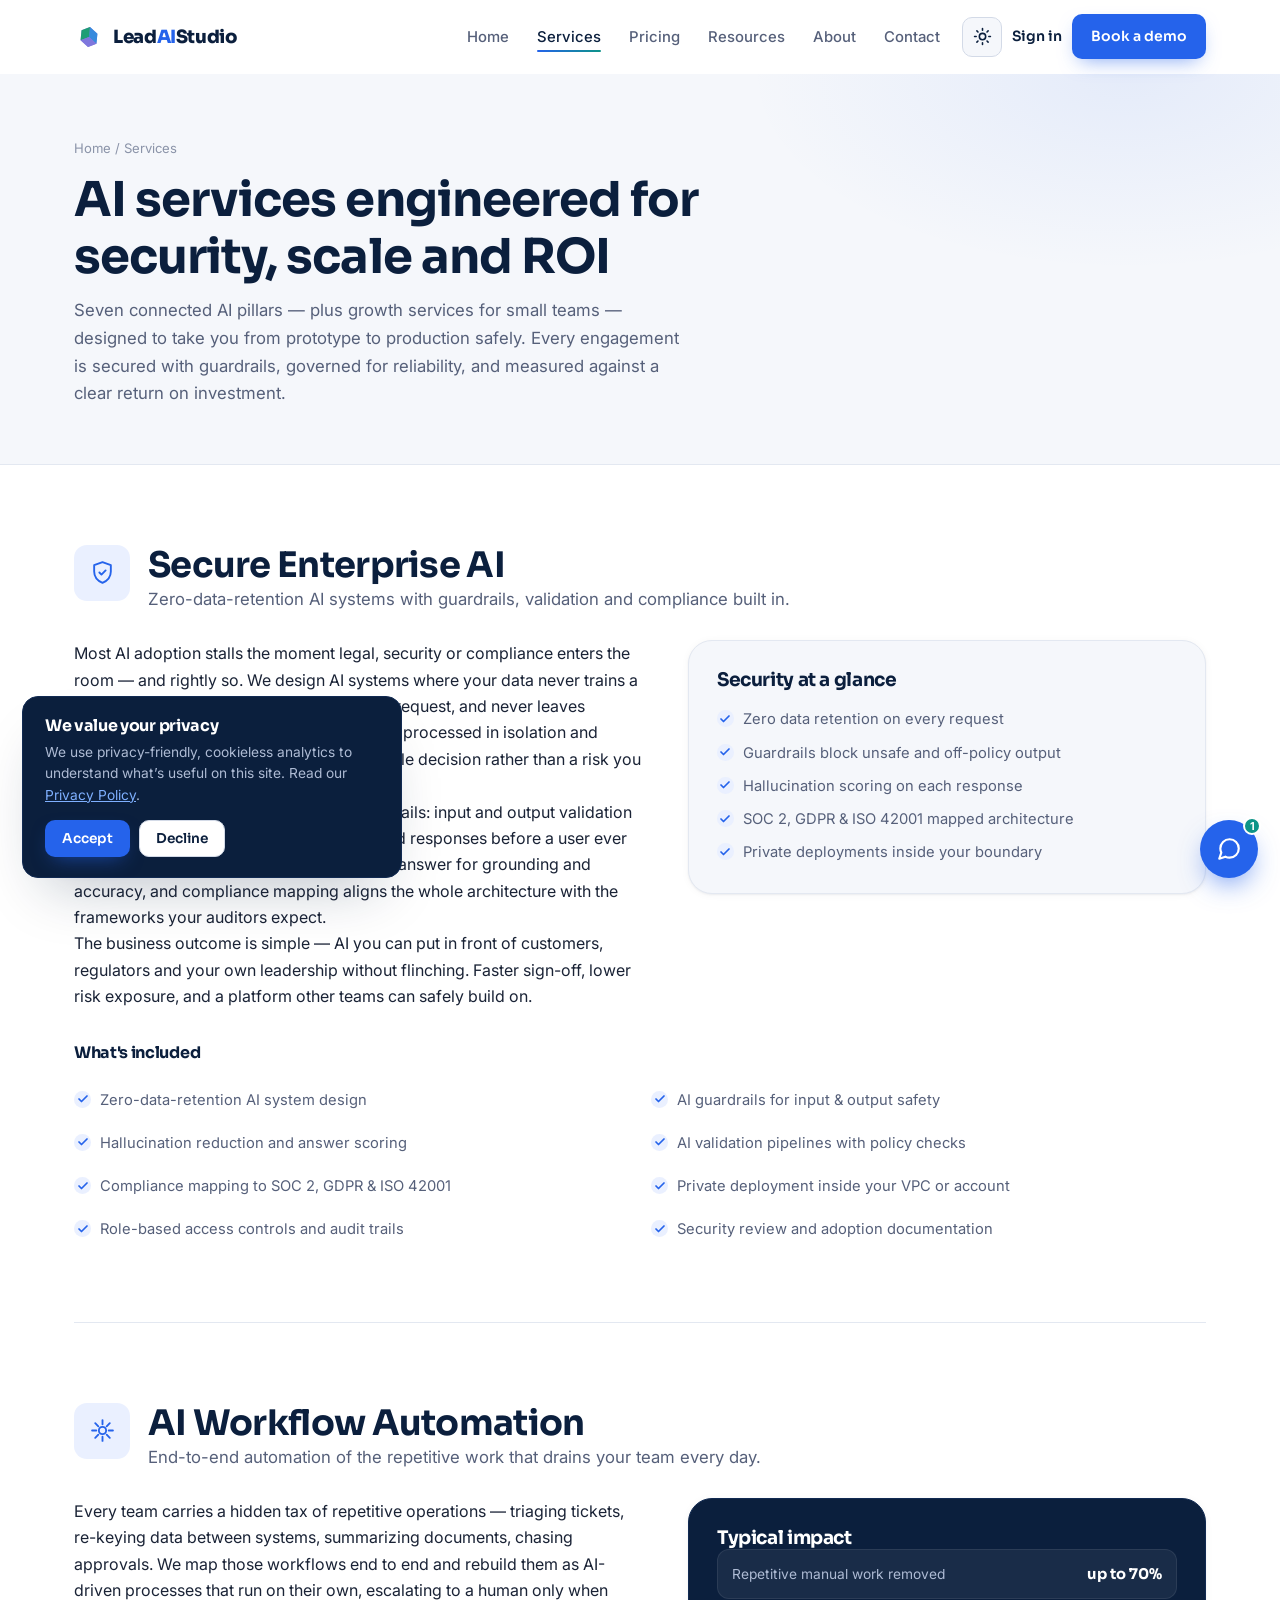
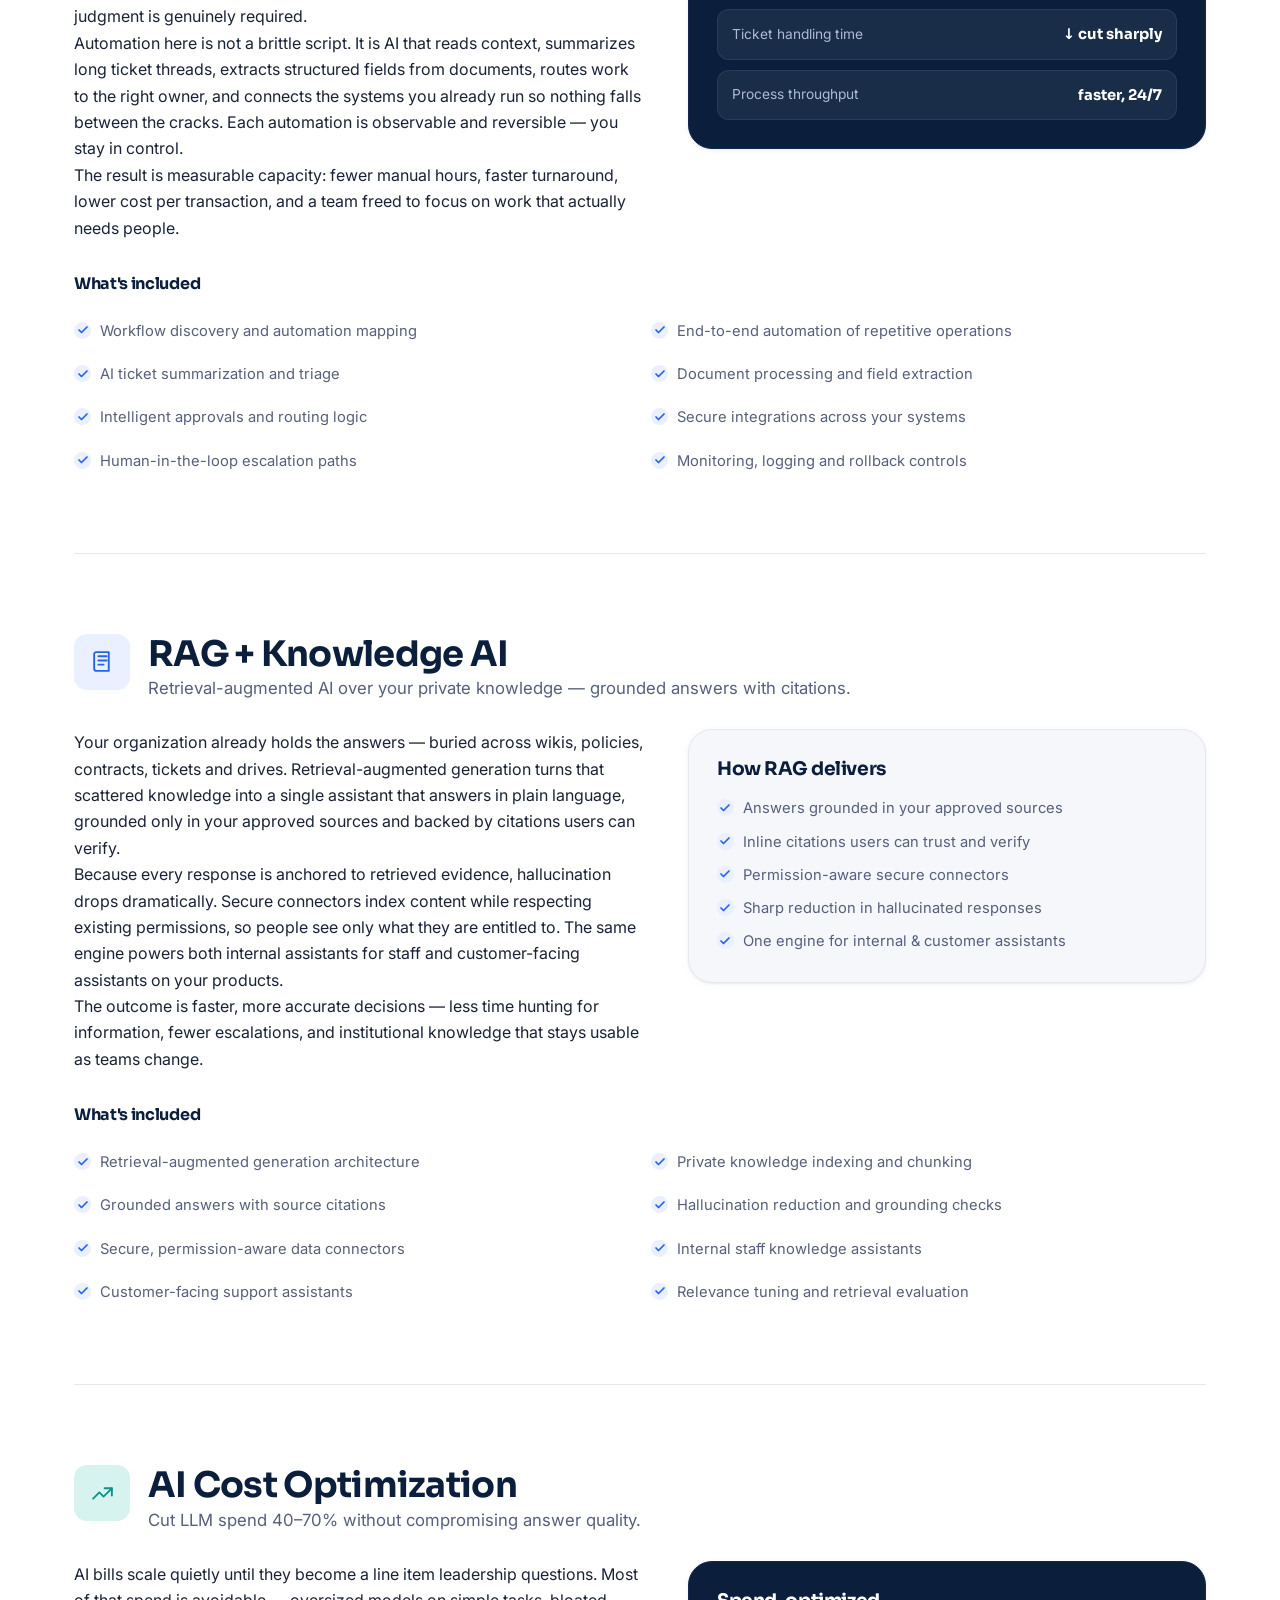
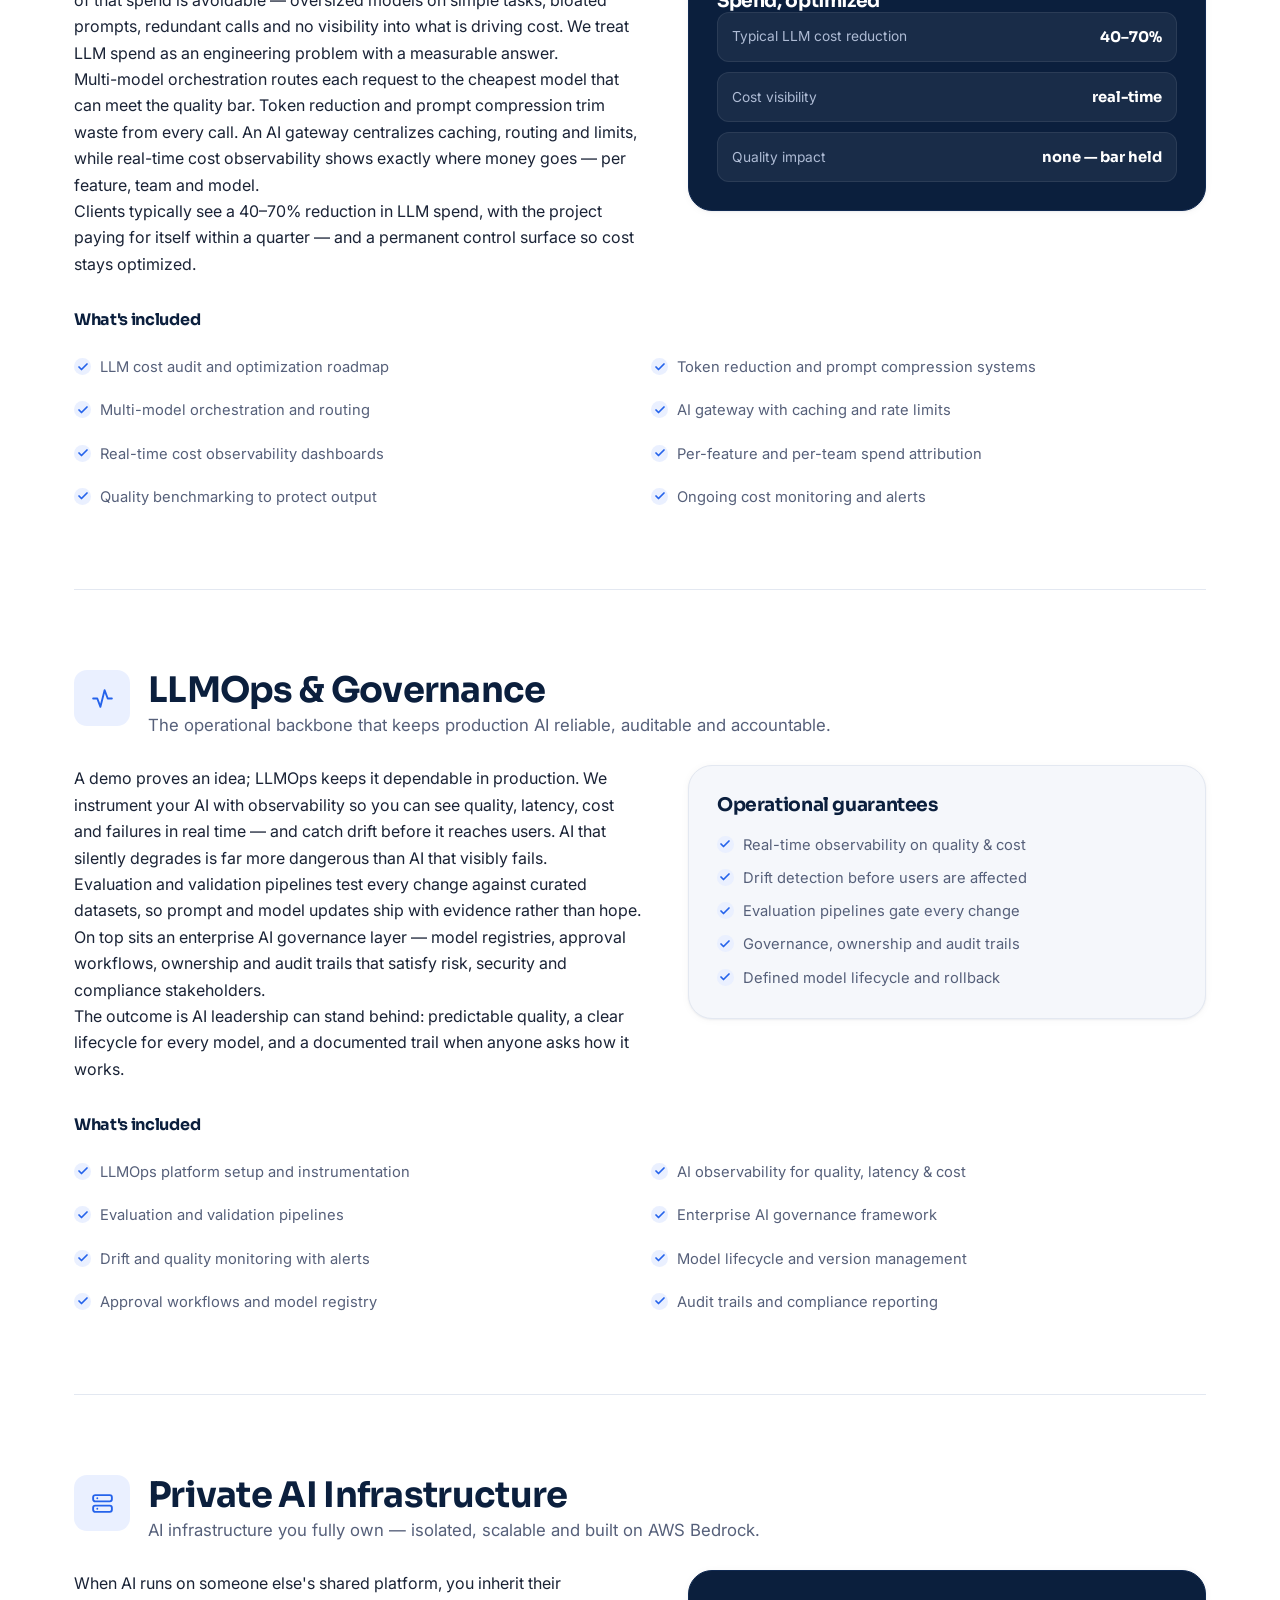
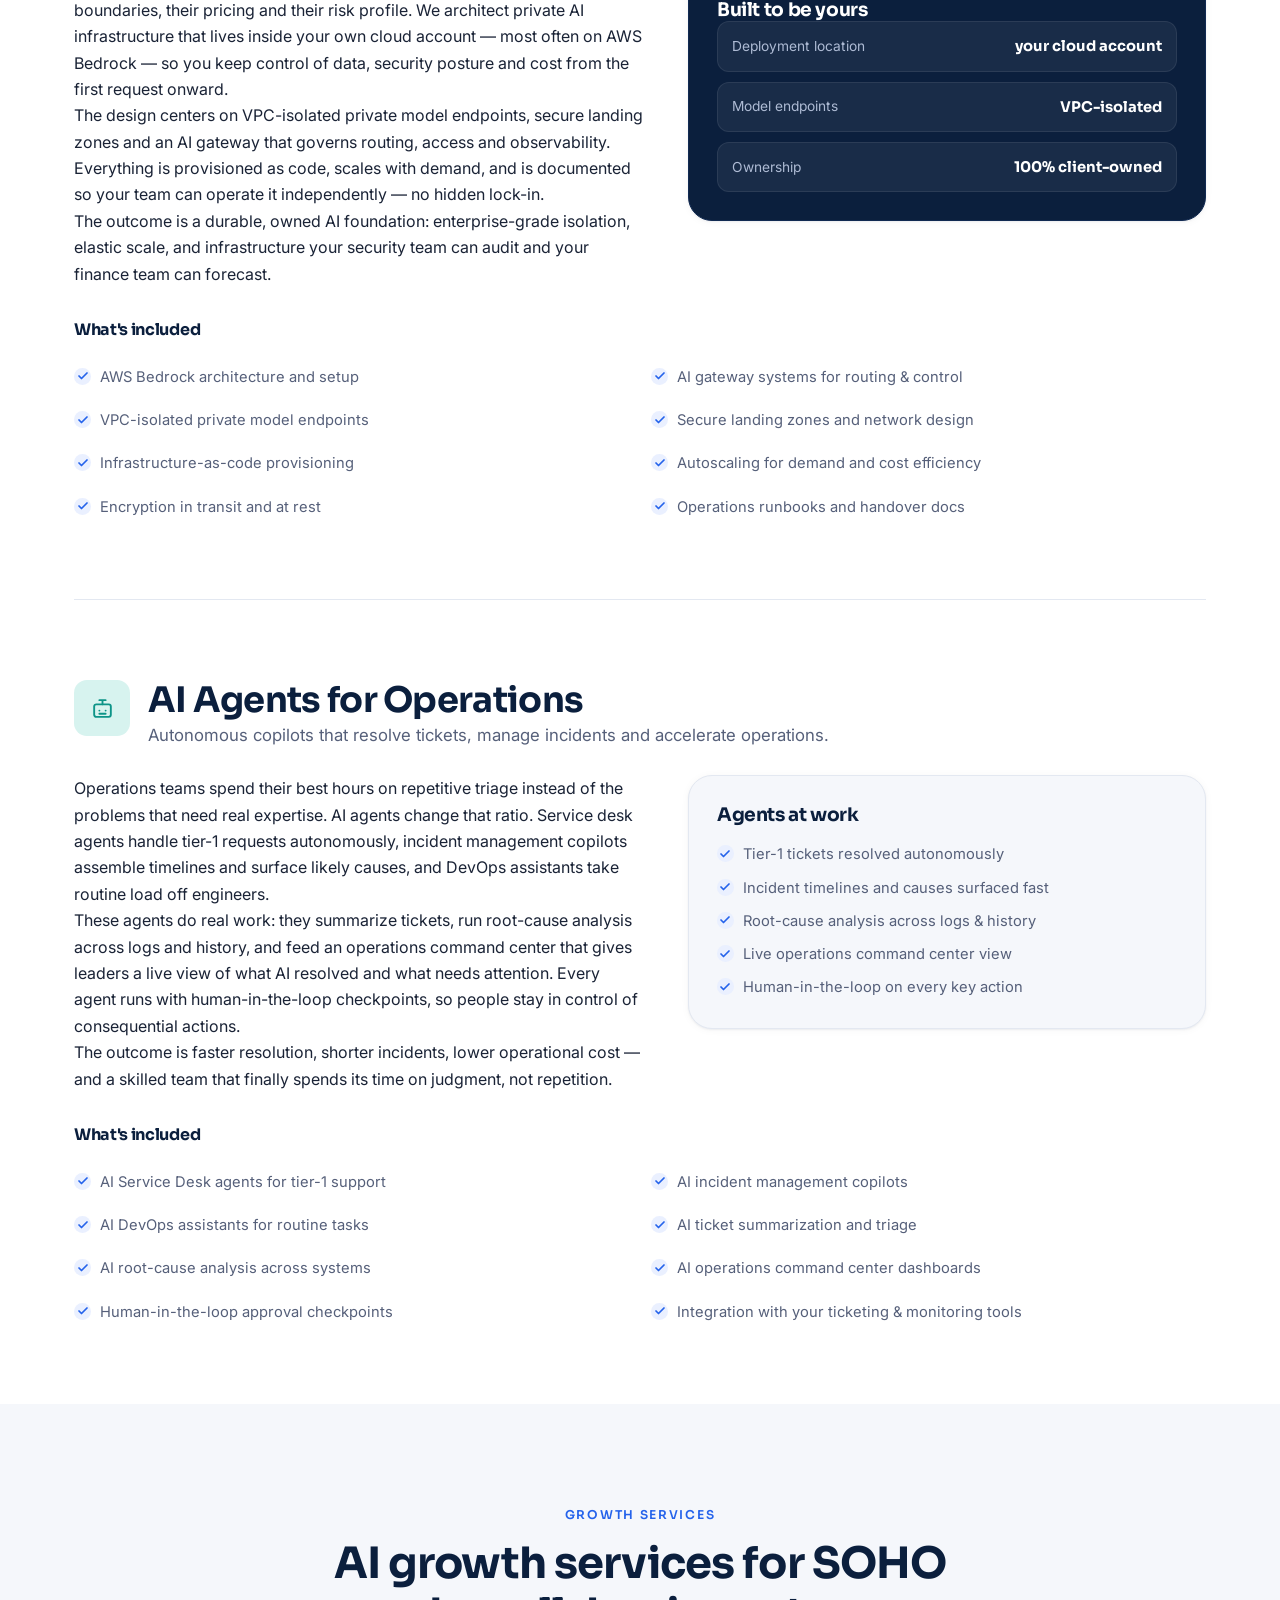
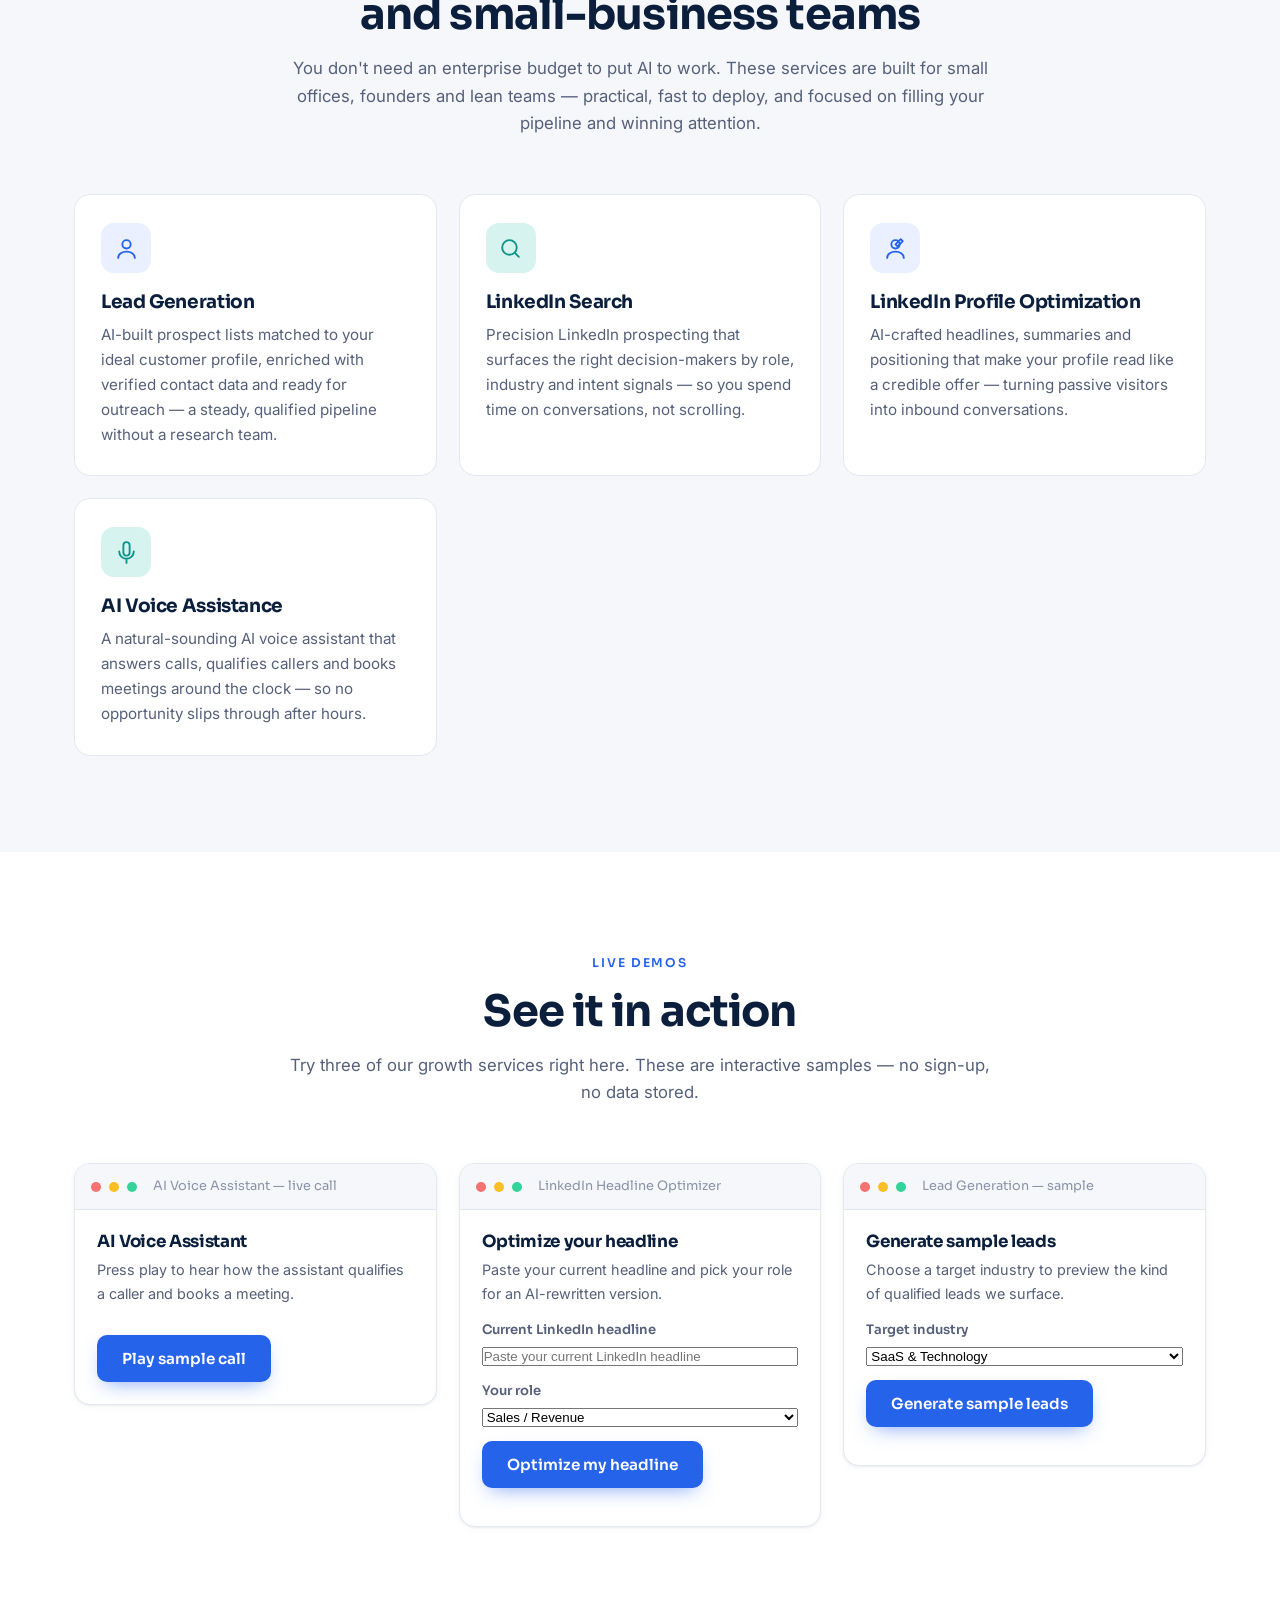
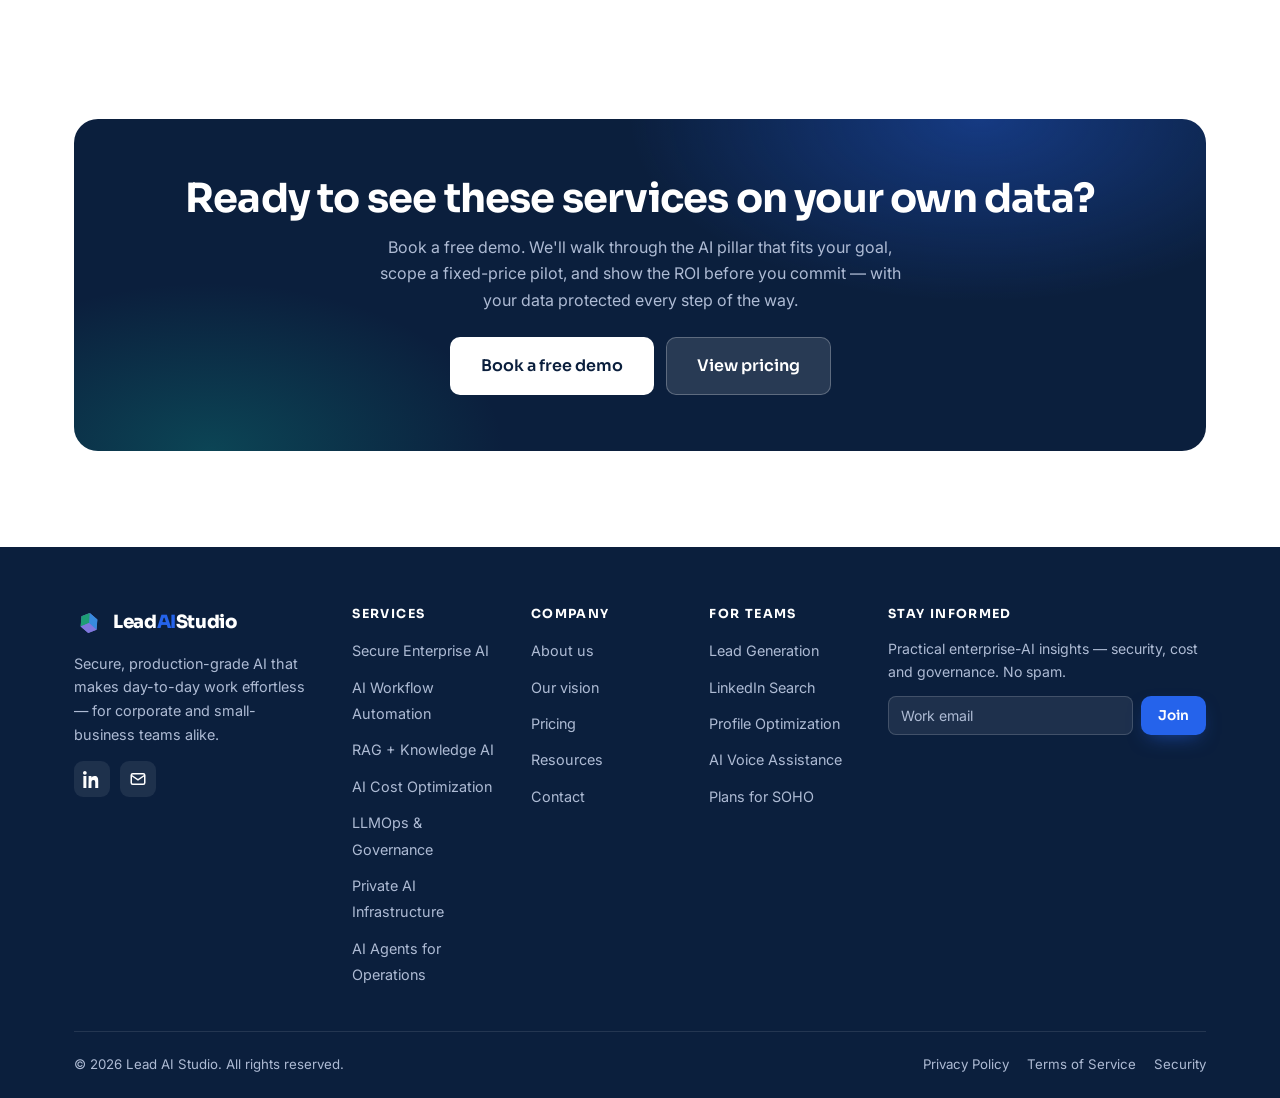
<file: services.html>
<!DOCTYPE html>
<html lang="en">
<head>
  <meta charset="UTF-8" />
  <meta name="viewport" content="width=device-width, initial-scale=1.0" />
  <meta name="theme-color" content="#0b1f3d" />
  <script>
    /* apply saved/system theme before paint — avoids dark-mode flash */
    (function () {
      try {
        var t = localStorage.getItem("theme");
        if (t === "dark" || (!t && window.matchMedia("(prefers-color-scheme: dark)").matches)) {
          document.documentElement.setAttribute("data-theme", "dark");
        }
      } catch (e) {}
    })();
  </script>

  <title>AI Services | Secure Automation, Cost Optimization &amp; Operations Agents | Lead AI Studio</title>
  <meta name="description" content="Explore Lead AI Studio's seven enterprise AI pillars — secure AI, workflow automation, RAG knowledge AI, LLM cost optimization, LLMOps governance, private infrastructure, operations agents — plus SOHO growth services." />
  <meta name="keywords" content="enterprise AI, secure AI, AI workflow automation, RAG, LLM cost optimization, LLMOps, AI governance, AI guardrails, private AI infrastructure, AWS Bedrock, AI agents, lead generation, AI voice assistant" />
  <meta name="author" content="Lead AI Studio" />
  <meta name="robots" content="index, follow, max-image-preview:large" />
  <link rel="canonical" href="https://www.leadaistudio.com/services.html" />

  <meta property="og:type" content="website" />
  <meta property="og:site_name" content="Lead AI Studio" />
  <meta property="og:title" content="AI Services | Secure Automation, Cost Optimization &amp; Operations Agents" />
  <meta property="og:description" content="Production-grade AI for corporate and small-business teams — automation, RAG, cost optimization, LLMOps governance, private infrastructure and operations agents." />
  <meta property="og:url" content="https://www.leadaistudio.com/services.html" />
  <meta property="og:image" content="https://www.leadaistudio.com/assets/img/og-cover.png" />
  <meta property="og:locale" content="en_US" />
  <meta name="twitter:card" content="summary_large_image" />
  <meta name="twitter:title" content="AI Services | Lead AI Studio" />
  <meta name="twitter:description" content="Seven enterprise AI pillars plus SOHO growth services — built secure, governed and cost-optimized." />
  <meta name="twitter:image" content="https://www.leadaistudio.com/assets/img/og-cover.png" />

  <link rel="icon" href="favicon.svg" type="image/svg+xml" />
  <link rel="apple-touch-icon" href="favicon.svg" />
  <link rel="manifest" href="site.webmanifest" />

  <link rel="preconnect" href="https://fonts.googleapis.com" />
  <link rel="preconnect" href="https://fonts.gstatic.com" crossorigin />
  <link rel="stylesheet" href="https://fonts.googleapis.com/css2?family=Sora:wght@400;500;600;700;800&family=Inter:wght@400;500;600&display=swap" />
  <link rel="stylesheet" href="assets/css/styles.css" />

  <script type="application/ld+json">
  {
    "@context": "https://schema.org",
    "@type": "BreadcrumbList",
    "itemListElement": [
      { "@type": "ListItem", "position": 1, "name": "Home", "item": "https://www.leadaistudio.com/" },
      { "@type": "ListItem", "position": 2, "name": "Services", "item": "https://www.leadaistudio.com/services.html" }
    ]
  }
  </script>
  <script type="application/ld+json">
  {
    "@context": "https://schema.org",
    "@type": "Service",
    "name": "Enterprise AI Services",
    "serviceType": "AI engineering, automation and governance",
    "provider": {
      "@type": "Organization",
      "name": "Lead AI Studio",
      "url": "https://www.leadaistudio.com/"
    },
    "areaServed": "Global",
    "description": "Secure, production-grade AI services for corporate and small-business teams — engineered for security, scale and ROI.",
    "hasOfferCatalog": {
      "@type": "OfferCatalog",
      "name": "AI Services",
      "itemListElement": [
        { "@type": "Offer", "itemOffered": { "@type": "Service", "name": "Secure Enterprise AI" } },
        { "@type": "Offer", "itemOffered": { "@type": "Service", "name": "AI Workflow Automation" } },
        { "@type": "Offer", "itemOffered": { "@type": "Service", "name": "RAG + Knowledge AI" } },
        { "@type": "Offer", "itemOffered": { "@type": "Service", "name": "AI Cost Optimization" } },
        { "@type": "Offer", "itemOffered": { "@type": "Service", "name": "LLMOps & Governance" } },
        { "@type": "Offer", "itemOffered": { "@type": "Service", "name": "Private AI Infrastructure" } },
        { "@type": "Offer", "itemOffered": { "@type": "Service", "name": "AI Agents for Operations" } },
        { "@type": "Offer", "itemOffered": { "@type": "Service", "name": "Lead Generation" } },
        { "@type": "Offer", "itemOffered": { "@type": "Service", "name": "LinkedIn Search" } },
        { "@type": "Offer", "itemOffered": { "@type": "Service", "name": "LinkedIn Profile Optimization" } },
        { "@type": "Offer", "itemOffered": { "@type": "Service", "name": "AI Voice Assistance" } }
      ]
    }
  }
  </script>
</head>

<body>
  <a class="skip-link" href="#main">Skip to main content</a>

  <!-- ===================== HEADER ===================== -->
  <header class="site-header">
    <div class="container header-inner">
      <a class="brand" href="index.html" aria-label="Lead AI Studio home">
        <img src="assets/img/logo.svg" alt="" width="30" height="30" />
        <span class="brand-name">Lead<span class="brand-accent">AI</span>Studio</span>
      </a>
      <nav class="nav" aria-label="Primary">
        <ul class="nav-list">
          <li><a href="index.html">Home</a></li>
          <li><a href="services.html" class="active">Services</a></li>
          <li><a href="pricing.html">Pricing</a></li>
          <li><a href="resources.html">Resources</a></li>
          <li><a href="about.html">About</a></li>
          <li><a href="contact.html">Contact</a></li>
        </ul>
      </nav>
      <div class="header-actions">
        <a class="header-login" href="contact.html">Sign in</a>
        <a class="btn btn-primary" href="contact.html">Book a demo</a>
      </div>
      <button class="nav-toggle" aria-label="Toggle menu" aria-expanded="false">
        <span></span><span></span><span></span>
      </button>
    </div>
  </header>

  <main id="main">
    <!-- ===================== PAGE HERO ===================== -->
    <section class="page-hero">
      <div class="container">
        <nav class="breadcrumb" aria-label="Breadcrumb">
          <a href="index.html">Home</a> / <span>Services</span>
        </nav>
        <h1>AI services engineered for security, scale and ROI</h1>
        <p>
          Seven connected AI pillars — plus growth services for small teams — designed to take
          you from prototype to production safely. Every engagement is secured with guardrails,
          governed for reliability, and measured against a clear return on investment.
        </p>
      </div>
    </section>

    <!-- ===================== SERVICE BLOCKS ===================== -->
    <div class="container">

      <!-- 1. SECURE ENTERPRISE AI -->
      <section class="svc-block reveal" id="secure-ai">
        <div class="svc-head">
          <div class="card-icon"><svg viewBox="0 0 24 24" fill="none" stroke="currentColor" stroke-width="1.8" stroke-linecap="round" stroke-linejoin="round"><path d="M12 2 4 5v6c0 5 3.5 9 8 11 4.5-2 8-6 8-11V5l-8-3Z"/><path d="m9 12 2 2 4-4"/></svg></div>
          <div>
            <h2>Secure Enterprise AI</h2>
            <p class="section-lead">Zero-data-retention AI systems with guardrails, validation and compliance built in.</p>
          </div>
        </div>
        <div class="svc-grid">
          <div>
            <p>
              Most AI adoption stalls the moment legal, security or compliance enters the room —
              and rightly so. We design AI systems where your data never trains a third-party
              model, never persists beyond a request, and never leaves boundaries you control.
              Sensitive inputs are processed in isolation and discarded, so adoption becomes a
              defensible decision rather than a risk you have to argue away.
            </p>
            <p>
              On top of that foundation we layer AI guardrails: input and output validation that
              blocks unsafe, off-policy or hallucinated responses before a user ever sees them.
              Validation pipelines score every answer for grounding and accuracy, and compliance
              mapping aligns the whole architecture with the frameworks your auditors expect.
            </p>
            <p>
              The business outcome is simple — AI you can put in front of customers, regulators
              and your own leadership without flinching. Faster sign-off, lower risk exposure,
              and a platform other teams can safely build on.
            </p>
          </div>
          <div class="media-card">
            <h3>Security at a glance</h3>
            <ul class="feature-list">
              <li>Zero data retention on every request</li>
              <li>Guardrails block unsafe and off-policy output</li>
              <li>Hallucination scoring on each response</li>
              <li>SOC 2, GDPR &amp; ISO 42001 mapped architecture</li>
              <li>Private deployments inside your boundary</li>
            </ul>
          </div>
        </div>
        <h4 style="margin-top:34px">What's included</h4>
        <ul class="feature-list svc-capabilities">
          <li>Zero-data-retention AI system design</li>
          <li>AI guardrails for input &amp; output safety</li>
          <li>Hallucination reduction and answer scoring</li>
          <li>AI validation pipelines with policy checks</li>
          <li>Compliance mapping to SOC 2, GDPR &amp; ISO 42001</li>
          <li>Private deployment inside your VPC or account</li>
          <li>Role-based access controls and audit trails</li>
          <li>Security review and adoption documentation</li>
        </ul>
      </section>

      <!-- 2. AI WORKFLOW AUTOMATION -->
      <section class="svc-block reveal" id="automation">
        <div class="svc-head">
          <div class="card-icon"><svg viewBox="0 0 24 24" fill="none" stroke="currentColor" stroke-width="1.8" stroke-linecap="round" stroke-linejoin="round"><path d="M12 2v4M12 18v4M2 12h4M18 12h4M5 5l3 3M16 16l3 3M19 5l-3 3M8 16l-3 3"/><circle cx="12" cy="12" r="3.5"/></svg></div>
          <div>
            <h2>AI Workflow Automation</h2>
            <p class="section-lead">End-to-end automation of the repetitive work that drains your team every day.</p>
          </div>
        </div>
        <div class="svc-grid">
          <div>
            <p>
              Every team carries a hidden tax of repetitive operations — triaging tickets,
              re-keying data between systems, summarizing documents, chasing approvals. We map
              those workflows end to end and rebuild them as AI-driven processes that run on
              their own, escalating to a human only when judgment is genuinely required.
            </p>
            <p>
              Automation here is not a brittle script. It is AI that reads context, summarizes
              long ticket threads, extracts structured fields from documents, routes work to the
              right owner, and connects the systems you already run so nothing falls between the
              cracks. Each automation is observable and reversible — you stay in control.
            </p>
            <p>
              The result is measurable capacity: fewer manual hours, faster turnaround, lower
              cost per transaction, and a team freed to focus on work that actually needs people.
            </p>
          </div>
          <div class="media-card dark">
            <h3>Typical impact</h3>
            <div class="hv-row"><span>Repetitive manual work removed</span><strong>up to 70%</strong></div>
            <div class="hv-row"><span>Ticket handling time</span><strong>&#8595; cut sharply</strong></div>
            <div class="hv-row" style="margin-bottom:0"><span>Process throughput</span><strong>faster, 24/7</strong></div>
          </div>
        </div>
        <h4 style="margin-top:34px">What's included</h4>
        <ul class="feature-list svc-capabilities">
          <li>Workflow discovery and automation mapping</li>
          <li>End-to-end automation of repetitive operations</li>
          <li>AI ticket summarization and triage</li>
          <li>Document processing and field extraction</li>
          <li>Intelligent approvals and routing logic</li>
          <li>Secure integrations across your systems</li>
          <li>Human-in-the-loop escalation paths</li>
          <li>Monitoring, logging and rollback controls</li>
        </ul>
      </section>

      <!-- 3. RAG + KNOWLEDGE AI -->
      <section class="svc-block reveal" id="rag">
        <div class="svc-head">
          <div class="card-icon"><svg viewBox="0 0 24 24" fill="none" stroke="currentColor" stroke-width="1.8" stroke-linecap="round" stroke-linejoin="round"><path d="M4 19V5a2 2 0 0 1 2-2h12v18H6a2 2 0 0 1-2-2Z"/><path d="M8 7h8M8 11h8M8 15h5"/></svg></div>
          <div>
            <h2>RAG + Knowledge AI</h2>
            <p class="section-lead">Retrieval-augmented AI over your private knowledge — grounded answers with citations.</p>
          </div>
        </div>
        <div class="svc-grid">
          <div>
            <p>
              Your organization already holds the answers — buried across wikis, policies,
              contracts, tickets and drives. Retrieval-augmented generation turns that scattered
              knowledge into a single assistant that answers in plain language, grounded only in
              your approved sources and backed by citations users can verify.
            </p>
            <p>
              Because every response is anchored to retrieved evidence, hallucination drops
              dramatically. Secure connectors index content while respecting existing
              permissions, so people see only what they are entitled to. The same engine powers
              both internal assistants for staff and customer-facing assistants on your products.
            </p>
            <p>
              The outcome is faster, more accurate decisions — less time hunting for information,
              fewer escalations, and institutional knowledge that stays usable as teams change.
            </p>
          </div>
          <div class="media-card">
            <h3>How RAG delivers</h3>
            <ul class="feature-list">
              <li>Answers grounded in your approved sources</li>
              <li>Inline citations users can trust and verify</li>
              <li>Permission-aware secure connectors</li>
              <li>Sharp reduction in hallucinated responses</li>
              <li>One engine for internal &amp; customer assistants</li>
            </ul>
          </div>
        </div>
        <h4 style="margin-top:34px">What's included</h4>
        <ul class="feature-list svc-capabilities">
          <li>Retrieval-augmented generation architecture</li>
          <li>Private knowledge indexing and chunking</li>
          <li>Grounded answers with source citations</li>
          <li>Hallucination reduction and grounding checks</li>
          <li>Secure, permission-aware data connectors</li>
          <li>Internal staff knowledge assistants</li>
          <li>Customer-facing support assistants</li>
          <li>Relevance tuning and retrieval evaluation</li>
        </ul>
      </section>

      <!-- 4. AI COST OPTIMIZATION -->
      <section class="svc-block reveal" id="cost">
        <div class="svc-head">
          <div class="card-icon teal"><svg viewBox="0 0 24 24" fill="none" stroke="currentColor" stroke-width="1.8" stroke-linecap="round" stroke-linejoin="round"><path d="M3 17l6-6 4 4 8-8"/><path d="M14 7h7v7"/></svg></div>
          <div>
            <h2>AI Cost Optimization</h2>
            <p class="section-lead">Cut LLM spend 40–70% without compromising answer quality.</p>
          </div>
        </div>
        <div class="svc-grid">
          <div>
            <p>
              AI bills scale quietly until they become a line item leadership questions. Most of
              that spend is avoidable — oversized models on simple tasks, bloated prompts,
              redundant calls and no visibility into what is driving cost. We treat LLM spend as
              an engineering problem with a measurable answer.
            </p>
            <p>
              Multi-model orchestration routes each request to the cheapest model that can meet
              the quality bar. Token reduction and prompt compression trim waste from every call.
              An AI gateway centralizes caching, routing and limits, while real-time cost
              observability shows exactly where money goes — per feature, team and model.
            </p>
            <p>
              Clients typically see a 40–70% reduction in LLM spend, with the project paying for
              itself within a quarter — and a permanent control surface so cost stays optimized.
            </p>
          </div>
          <div class="media-card dark">
            <h3>Spend, optimized</h3>
            <div class="hv-row"><span>Typical LLM cost reduction</span><strong>40–70%</strong></div>
            <div class="hv-row"><span>Cost visibility</span><strong>real-time</strong></div>
            <div class="hv-row" style="margin-bottom:0"><span>Quality impact</span><strong>none — bar held</strong></div>
          </div>
        </div>
        <h4 style="margin-top:34px">What's included</h4>
        <ul class="feature-list svc-capabilities">
          <li>LLM cost audit and optimization roadmap</li>
          <li>Token reduction and prompt compression systems</li>
          <li>Multi-model orchestration and routing</li>
          <li>AI gateway with caching and rate limits</li>
          <li>Real-time cost observability dashboards</li>
          <li>Per-feature and per-team spend attribution</li>
          <li>Quality benchmarking to protect output</li>
          <li>Ongoing cost monitoring and alerts</li>
        </ul>
      </section>

      <!-- 5. LLMOPS & GOVERNANCE -->
      <section class="svc-block reveal" id="llmops">
        <div class="svc-head">
          <div class="card-icon"><svg viewBox="0 0 24 24" fill="none" stroke="currentColor" stroke-width="1.8" stroke-linecap="round" stroke-linejoin="round"><path d="M3 12h4l3 8 4-16 3 8h4"/></svg></div>
          <div>
            <h2>LLMOps &amp; Governance</h2>
            <p class="section-lead">The operational backbone that keeps production AI reliable, auditable and accountable.</p>
          </div>
        </div>
        <div class="svc-grid">
          <div>
            <p>
              A demo proves an idea; LLMOps keeps it dependable in production. We instrument your
              AI with observability so you can see quality, latency, cost and failures in real
              time — and catch drift before it reaches users. AI that silently degrades is far
              more dangerous than AI that visibly fails.
            </p>
            <p>
              Evaluation and validation pipelines test every change against curated datasets, so
              prompt and model updates ship with evidence rather than hope. On top sits an
              enterprise AI governance layer — model registries, approval workflows, ownership
              and audit trails that satisfy risk, security and compliance stakeholders.
            </p>
            <p>
              The outcome is AI leadership can stand behind: predictable quality, a clear
              lifecycle for every model, and a documented trail when anyone asks how it works.
            </p>
          </div>
          <div class="media-card">
            <h3>Operational guarantees</h3>
            <ul class="feature-list">
              <li>Real-time observability on quality &amp; cost</li>
              <li>Drift detection before users are affected</li>
              <li>Evaluation pipelines gate every change</li>
              <li>Governance, ownership and audit trails</li>
              <li>Defined model lifecycle and rollback</li>
            </ul>
          </div>
        </div>
        <h4 style="margin-top:34px">What's included</h4>
        <ul class="feature-list svc-capabilities">
          <li>LLMOps platform setup and instrumentation</li>
          <li>AI observability for quality, latency &amp; cost</li>
          <li>Evaluation and validation pipelines</li>
          <li>Enterprise AI governance framework</li>
          <li>Drift and quality monitoring with alerts</li>
          <li>Model lifecycle and version management</li>
          <li>Approval workflows and model registry</li>
          <li>Audit trails and compliance reporting</li>
        </ul>
      </section>

      <!-- 6. PRIVATE AI INFRASTRUCTURE -->
      <section class="svc-block reveal" id="infrastructure">
        <div class="svc-head">
          <div class="card-icon"><svg viewBox="0 0 24 24" fill="none" stroke="currentColor" stroke-width="1.8" stroke-linecap="round" stroke-linejoin="round"><rect x="3" y="4" width="18" height="6" rx="2"/><rect x="3" y="14" width="18" height="6" rx="2"/><path d="M7 7h.01M7 17h.01"/></svg></div>
          <div>
            <h2>Private AI Infrastructure</h2>
            <p class="section-lead">AI infrastructure you fully own — isolated, scalable and built on AWS Bedrock.</p>
          </div>
        </div>
        <div class="svc-grid">
          <div>
            <p>
              When AI runs on someone else's shared platform, you inherit their boundaries,
              their pricing and their risk profile. We architect private AI infrastructure that
              lives inside your own cloud account — most often on AWS Bedrock — so you keep
              control of data, security posture and cost from the first request onward.
            </p>
            <p>
              The design centers on VPC-isolated private model endpoints, secure landing zones
              and an AI gateway that governs routing, access and observability. Everything is
              provisioned as code, scales with demand, and is documented so your team can operate
              it independently — no hidden lock-in.
            </p>
            <p>
              The outcome is a durable, owned AI foundation: enterprise-grade isolation, elastic
              scale, and infrastructure your security team can audit and your finance team can
              forecast.
            </p>
          </div>
          <div class="media-card dark">
            <h3>Built to be yours</h3>
            <div class="hv-row"><span>Deployment location</span><strong>your cloud account</strong></div>
            <div class="hv-row"><span>Model endpoints</span><strong>VPC-isolated</strong></div>
            <div class="hv-row" style="margin-bottom:0"><span>Ownership</span><strong>100% client-owned</strong></div>
          </div>
        </div>
        <h4 style="margin-top:34px">What's included</h4>
        <ul class="feature-list svc-capabilities">
          <li>AWS Bedrock architecture and setup</li>
          <li>AI gateway systems for routing &amp; control</li>
          <li>VPC-isolated private model endpoints</li>
          <li>Secure landing zones and network design</li>
          <li>Infrastructure-as-code provisioning</li>
          <li>Autoscaling for demand and cost efficiency</li>
          <li>Encryption in transit and at rest</li>
          <li>Operations runbooks and handover docs</li>
        </ul>
      </section>

      <!-- 7. AI AGENTS FOR OPERATIONS -->
      <section class="svc-block reveal" id="agents">
        <div class="svc-head">
          <div class="card-icon teal"><svg viewBox="0 0 24 24" fill="none" stroke="currentColor" stroke-width="1.8" stroke-linecap="round" stroke-linejoin="round"><rect x="4" y="8" width="16" height="12" rx="2"/><path d="M12 8V4M9 4h6M9 14h.01M15 14h.01M9 17h6"/></svg></div>
          <div>
            <h2>AI Agents for Operations</h2>
            <p class="section-lead">Autonomous copilots that resolve tickets, manage incidents and accelerate operations.</p>
          </div>
        </div>
        <div class="svc-grid">
          <div>
            <p>
              Operations teams spend their best hours on repetitive triage instead of the
              problems that need real expertise. AI agents change that ratio. Service desk agents
              handle tier-1 requests autonomously, incident management copilots assemble timelines
              and surface likely causes, and DevOps assistants take routine load off engineers.
            </p>
            <p>
              These agents do real work: they summarize tickets, run root-cause analysis across
              logs and history, and feed an operations command center that gives leaders a live
              view of what AI resolved and what needs attention. Every agent runs with
              human-in-the-loop checkpoints, so people stay in control of consequential actions.
            </p>
            <p>
              The outcome is faster resolution, shorter incidents, lower operational cost — and a
              skilled team that finally spends its time on judgment, not repetition.
            </p>
          </div>
          <div class="media-card">
            <h3>Agents at work</h3>
            <ul class="feature-list">
              <li>Tier-1 tickets resolved autonomously</li>
              <li>Incident timelines and causes surfaced fast</li>
              <li>Root-cause analysis across logs &amp; history</li>
              <li>Live operations command center view</li>
              <li>Human-in-the-loop on every key action</li>
            </ul>
          </div>
        </div>
        <h4 style="margin-top:34px">What's included</h4>
        <ul class="feature-list svc-capabilities">
          <li>AI Service Desk agents for tier-1 support</li>
          <li>AI incident management copilots</li>
          <li>AI DevOps assistants for routine tasks</li>
          <li>AI ticket summarization and triage</li>
          <li>AI root-cause analysis across systems</li>
          <li>AI operations command center dashboards</li>
          <li>Human-in-the-loop approval checkpoints</li>
          <li>Integration with your ticketing &amp; monitoring tools</li>
        </ul>
      </section>

    </div>

    <!-- ===================== GROWTH SERVICES ===================== -->
    <section class="section bg-soft" id="growth">
      <div class="container">
        <div class="section-head reveal">
          <span class="eyebrow">Growth services</span>
          <h2>AI growth services for SOHO and small-business teams</h2>
          <p class="section-lead">
            You don't need an enterprise budget to put AI to work. These services are built for
            small offices, founders and lean teams — practical, fast to deploy, and focused on
            filling your pipeline and winning attention.
          </p>
        </div>
        <div class="grid grid-auto">
          <article class="card reveal">
            <div class="card-icon"><svg viewBox="0 0 24 24" fill="none" stroke="currentColor" stroke-width="1.8" stroke-linecap="round" stroke-linejoin="round"><circle cx="12" cy="8" r="4"/><path d="M4 21c0-4 4-6 8-6s8 2 8 6"/></svg></div>
            <h3>Lead Generation</h3>
            <p>AI-built prospect lists matched to your ideal customer profile, enriched with verified contact data and ready for outreach — a steady, qualified pipeline without a research team.</p>
          </article>
          <article class="card reveal reveal-d1">
            <div class="card-icon teal"><svg viewBox="0 0 24 24" fill="none" stroke="currentColor" stroke-width="1.8" stroke-linecap="round" stroke-linejoin="round"><circle cx="11" cy="11" r="7"/><path d="m20 20-3.5-3.5"/></svg></div>
            <h3>LinkedIn Search</h3>
            <p>Precision LinkedIn prospecting that surfaces the right decision-makers by role, industry and intent signals — so you spend time on conversations, not scrolling.</p>
          </article>
          <article class="card reveal reveal-d2">
            <div class="card-icon"><svg viewBox="0 0 24 24" fill="none" stroke="currentColor" stroke-width="1.8" stroke-linecap="round" stroke-linejoin="round"><circle cx="12" cy="8" r="4"/><path d="M4 21c0-4 4-6 8-6s8 2 8 6"/><path d="m17 3 2 2-5 5-2-2Z"/></svg></div>
            <h3>LinkedIn Profile Optimization</h3>
            <p>AI-crafted headlines, summaries and positioning that make your profile read like a credible offer — turning passive visitors into inbound conversations.</p>
          </article>
          <article class="card reveal reveal-d3">
            <div class="card-icon teal"><svg viewBox="0 0 24 24" fill="none" stroke="currentColor" stroke-width="1.8" stroke-linecap="round" stroke-linejoin="round"><path d="M12 2a3 3 0 0 0-3 3v7a3 3 0 0 0 6 0V5a3 3 0 0 0-3-3Z"/><path d="M5 11a7 7 0 0 0 14 0M12 18v4"/></svg></div>
            <h3>AI Voice Assistance</h3>
            <p>A natural-sounding AI voice assistant that answers calls, qualifies callers and books meetings around the clock — so no opportunity slips through after hours.</p>
          </article>
        </div>
      </div>
    </section>

    <!-- ===================== INTERACTIVE DEMOS ===================== -->
    <section class="section">
      <div class="container">
        <div class="section-head reveal">
          <span class="eyebrow">Live demos</span>
          <h2>See it in action</h2>
          <p class="section-lead">
            Try three of our growth services right here. These are interactive samples — no
            sign-up, no data stored.
          </p>
        </div>

        <div class="grid grid-3">

          <!-- DEMO A — AI VOICE ASSISTANT -->
          <div class="reveal" id="voiceDemo">
            <div class="demo">
              <div class="demo-bar">
                <i></i><i></i><i></i>
                <span>AI Voice Assistant — live call</span>
              </div>
              <div class="demo-body">
                <h3 style="font-size:1.05rem;margin-bottom:6px">AI Voice Assistant</h3>
                <p style="color:var(--slate);font-size:.9rem;margin-bottom:14px">
                  Press play to hear how the assistant qualifies a caller and books a meeting.
                </p>
                <div class="transcript" id="voiceLog"></div>
                <button class="btn btn-primary" id="voicePlay" style="margin-top:16px">Play sample call</button>
              </div>
            </div>
          </div>

          <!-- DEMO B — LINKEDIN HEADLINE OPTIMIZER -->
          <div class="reveal reveal-d1" id="headlineDemo">
            <div class="demo">
              <div class="demo-bar">
                <i></i><i></i><i></i>
                <span>LinkedIn Headline Optimizer</span>
              </div>
              <div class="demo-body">
                <h3 style="font-size:1.05rem;margin-bottom:6px">Optimize your headline</h3>
                <p style="color:var(--slate);font-size:.9rem;margin-bottom:14px">
                  Paste your current headline and pick your role for an AI-rewritten version.
                </p>
                <div class="demo-field">
                  <label for="headlineInput">Current LinkedIn headline</label>
                  <input type="text" id="headlineInput" placeholder="Paste your current LinkedIn headline" />
                </div>
                <div class="demo-field">
                  <label for="headlineRole">Your role</label>
                  <select id="headlineRole">
                    <option value="sales">Sales / Revenue</option>
                    <option value="founder">Founder / Executive</option>
                    <option value="marketing">Marketing</option>
                    <option value="ops">Operations</option>
                    <option value="tech">Technology / Engineering</option>
                  </select>
                </div>
                <button class="btn btn-primary" id="headlineBtn">Optimize my headline</button>
                <div class="demo-output transcript" id="headlineOut"></div>
              </div>
            </div>
          </div>

          <!-- DEMO C — LEAD GENERATION SAMPLE -->
          <div class="reveal reveal-d2" id="leadDemo">
            <div class="demo">
              <div class="demo-bar">
                <i></i><i></i><i></i>
                <span>Lead Generation — sample</span>
              </div>
              <div class="demo-body">
                <h3 style="font-size:1.05rem;margin-bottom:6px">Generate sample leads</h3>
                <p style="color:var(--slate);font-size:.9rem;margin-bottom:14px">
                  Choose a target industry to preview the kind of qualified leads we surface.
                </p>
                <div class="demo-field">
                  <label for="leadIndustry">Target industry</label>
                  <select id="leadIndustry">
                    <option value="SaaS &amp; Technology">SaaS &amp; Technology</option>
                    <option value="Financial Services">Financial Services</option>
                    <option value="Healthcare">Healthcare</option>
                    <option value="Manufacturing">Manufacturing</option>
                    <option value="Professional Services">Professional Services</option>
                  </select>
                </div>
                <button class="btn btn-primary" id="leadBtn">Generate sample leads</button>
                <div class="demo-output" id="leadOut"></div>
              </div>
            </div>
          </div>

        </div>
      </div>
    </section>

    <!-- ===================== CTA ===================== -->
    <section class="section">
      <div class="container">
        <div class="cta-band reveal">
          <h2>Ready to see these services on your own data?</h2>
          <p>Book a free demo. We'll walk through the AI pillar that fits your goal, scope a fixed-price pilot, and show the ROI before you commit — with your data protected every step of the way.</p>
          <div class="cta-actions">
            <a class="btn btn-white btn-lg" href="contact.html">Book a free demo</a>
            <a class="btn btn-light btn-lg" href="pricing.html">View pricing</a>
          </div>
        </div>
      </div>
    </section>
  </main>

  <!-- ===================== FOOTER ===================== -->
  <footer class="site-footer">
    <div class="container">
      <div class="footer-grid">
        <div class="footer-brand">
          <a class="brand" href="index.html" aria-label="Lead AI Studio home">
            <img src="assets/img/logo.svg" alt="" width="30" height="30" />
            <span class="brand-name">Lead<span class="brand-accent">AI</span>Studio</span>
          </a>
          <p>Secure, production-grade AI that makes day-to-day work effortless — for corporate and small-business teams alike.</p>
          <div class="footer-social">
            <a href="https://www.linkedin.com/company/lead-ai-studio" target="_blank" rel="noopener" aria-label="LinkedIn">
              <svg viewBox="0 0 24 24" fill="currentColor"><path d="M4.98 3.5A2.5 2.5 0 1 1 0 3.5a2.5 2.5 0 0 1 4.98 0ZM.5 8h4V24h-4Zm7 0h3.8v2.2h.05c.53-1 1.83-2.2 3.95-2.2 4.2 0 5 2.77 5 6.37V24h-4v-7c0-1.67-.03-3.8-2.32-3.8-2.32 0-2.68 1.8-2.68 3.67V24h-4Z"/></svg>
            </a>
            <a href="mailto:contact@leadaistudio.com" aria-label="Email">
              <svg viewBox="0 0 24 24" fill="none" stroke="currentColor" stroke-width="2"><rect x="3" y="5" width="18" height="14" rx="2"/><path d="m3 7 9 6 9-6"/></svg>
            </a>
          </div>
        </div>
        <nav class="footer-col" aria-label="Services">
          <h3>Services</h3>
          <ul>
            <li><a href="services.html#secure-ai">Secure Enterprise AI</a></li>
            <li><a href="services.html#automation">AI Workflow Automation</a></li>
            <li><a href="services.html#rag">RAG + Knowledge AI</a></li>
            <li><a href="services.html#cost">AI Cost Optimization</a></li>
            <li><a href="services.html#llmops">LLMOps &amp; Governance</a></li>
            <li><a href="services.html#infrastructure">Private AI Infrastructure</a></li>
            <li><a href="services.html#agents">AI Agents for Operations</a></li>
          </ul>
        </nav>
        <nav class="footer-col" aria-label="Company">
          <h3>Company</h3>
          <ul>
            <li><a href="about.html">About us</a></li>
            <li><a href="about.html#vision">Our vision</a></li>
            <li><a href="pricing.html">Pricing</a></li>
            <li><a href="resources.html">Resources</a></li>
            <li><a href="contact.html">Contact</a></li>
          </ul>
        </nav>
        <nav class="footer-col" aria-label="Solutions">
          <h3>For teams</h3>
          <ul>
            <li><a href="services.html#growth">Lead Generation</a></li>
            <li><a href="services.html#growth">LinkedIn Search</a></li>
            <li><a href="services.html#growth">Profile Optimization</a></li>
            <li><a href="services.html#growth">AI Voice Assistance</a></li>
            <li><a href="pricing.html">Plans for SOHO</a></li>
          </ul>
        </nav>
        <div class="footer-col footer-news">
          <h3>Stay informed</h3>
          <p>Practical enterprise-AI insights — security, cost and governance. No spam.</p>
          <form name="newsletter" method="POST" data-netlify="true" data-netlify-honeypot="bot-field" data-validate data-success="You're subscribed — thank you!">
            <input type="hidden" name="form-name" value="newsletter" />
            <p hidden><label>Skip this field if you are human: <input name="bot-field" /></label></p>
            <input type="email" name="email" placeholder="Work email" aria-label="Work email" required />
            <button class="btn btn-primary btn-sm" type="submit">Join</button>
          </form>
          <p class="form-note" style="margin-top:8px"></p>
        </div>
      </div>
    </div>
    <div class="container">
      <div class="footer-bottom">
        <p>&copy; <span data-year>2026</span> Lead AI Studio. All rights reserved.</p>
        <div class="footer-legal">
          <a href="#">Privacy Policy</a>
          <a href="#">Terms of Service</a>
          <a href="#">Security</a>
        </div>
      </div>
    </div>
  </footer>

  <script src="assets/js/main.js" defer></script>
  <script src="assets/js/chatbot.js" defer></script>
</body>
</html>
</file>
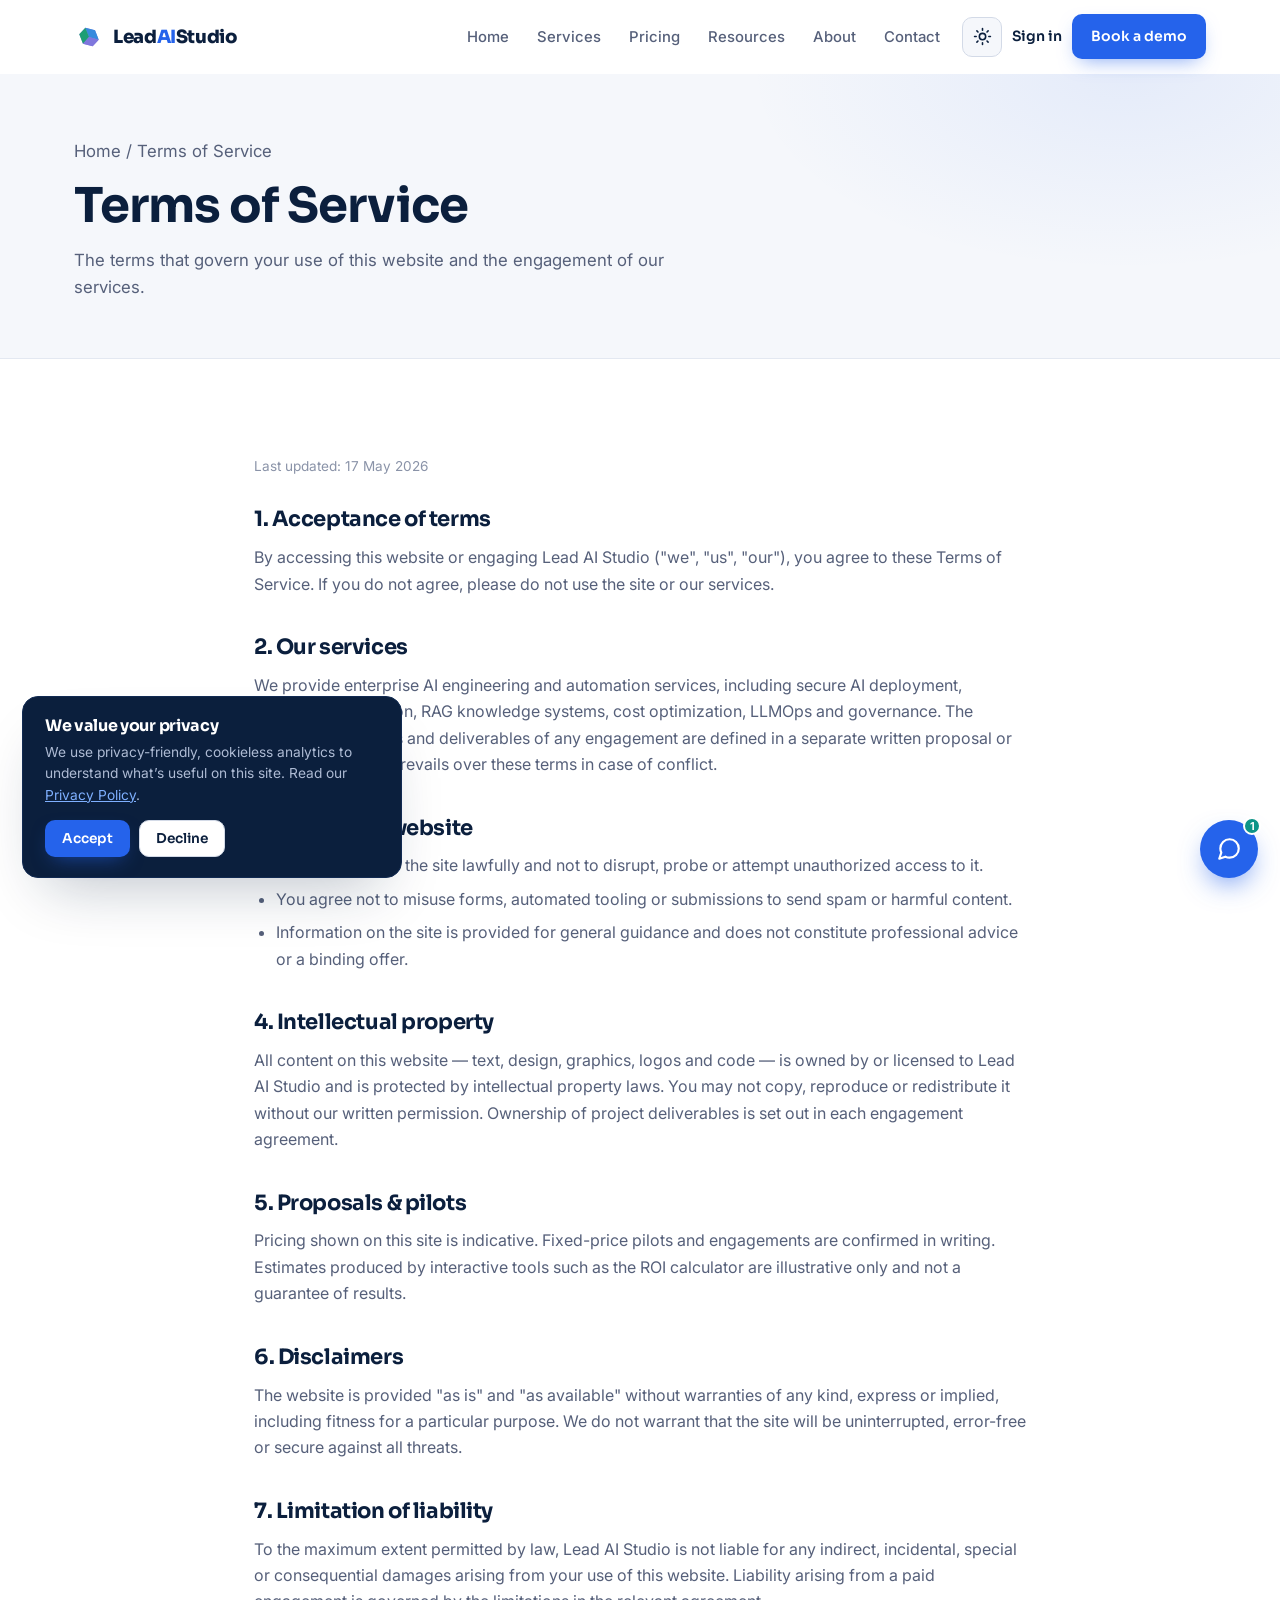
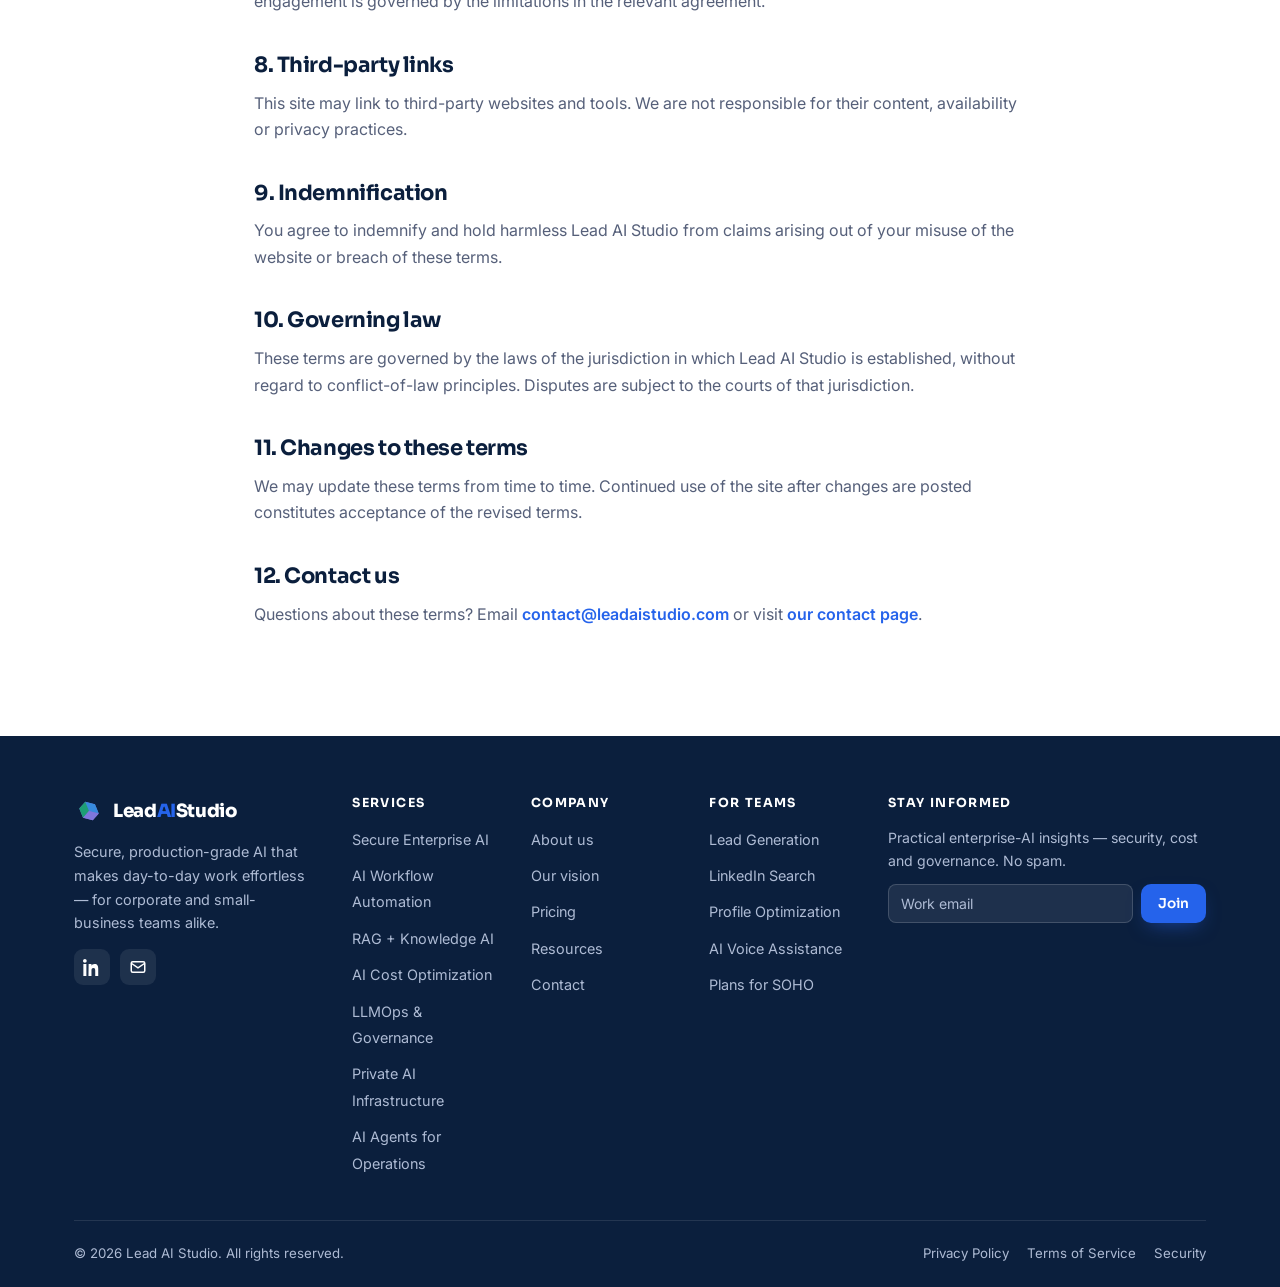
<file: terms.html>
<!DOCTYPE html>
<html lang="en">
<head>
  <meta charset="UTF-8" />
  <meta name="viewport" content="width=device-width, initial-scale=1.0" />
  <meta name="theme-color" content="#0b1f3d" />
  <script>
    /* apply saved/system theme before paint — avoids dark-mode flash */
    (function () {
      try {
        var t = localStorage.getItem("theme");
        if (t === "dark" || (!t && window.matchMedia("(prefers-color-scheme: dark)").matches)) {
          document.documentElement.setAttribute("data-theme", "dark");
        }
      } catch (e) {}
    })();
  </script>

  <title>Terms of Service | Lead AI Studio</title>
  <meta name="description" content="The terms that govern use of the Lead AI Studio website and the engagement of our enterprise AI services." />
  <meta name="robots" content="index, follow" />
  <link rel="canonical" href="https://www.leadaistudio.com/terms.html" />

  <link rel="icon" href="favicon.svg" type="image/svg+xml" />
  <link rel="apple-touch-icon" href="favicon.svg" />
  <link rel="manifest" href="site.webmanifest" />

  <link rel="preconnect" href="https://fonts.googleapis.com" />
  <link rel="preconnect" href="https://fonts.gstatic.com" crossorigin />
  <link rel="stylesheet" href="https://fonts.googleapis.com/css2?family=Sora:wght@400;500;600;700;800&family=Inter:wght@400;500;600&display=swap" />
  <link rel="stylesheet" href="assets/css/styles.css" />
</head>

<body>
  <a class="skip-link" href="#main">Skip to main content</a>

  <!-- ===================== HEADER ===================== -->
  <header class="site-header">
    <div class="container header-inner">
      <a class="brand" href="index.html" aria-label="Lead AI Studio home">
        <img src="assets/img/logo.svg" alt="" width="30" height="30" />
        <span class="brand-name">Lead<span class="brand-accent">AI</span>Studio</span>
      </a>
      <nav class="nav" aria-label="Primary">
        <ul class="nav-list">
          <li><a href="index.html">Home</a></li>
          <li><a href="services.html">Services</a></li>
          <li><a href="pricing.html">Pricing</a></li>
          <li><a href="resources.html">Resources</a></li>
          <li><a href="about.html">About</a></li>
          <li><a href="contact.html">Contact</a></li>
        </ul>
      </nav>
      <div class="header-actions">
        <a class="header-login" href="contact.html">Sign in</a>
        <a class="btn btn-primary" href="contact.html">Book a demo</a>
      </div>
      <button class="nav-toggle" aria-label="Toggle menu" aria-expanded="false">
        <span></span><span></span><span></span>
      </button>
    </div>
  </header>

  <main id="main">
    <!-- ===================== PAGE HERO ===================== -->
    <section class="page-hero">
      <div class="container">
        <p class="breadcrumb"><a href="index.html">Home</a> / Terms of Service</p>
        <h1>Terms of Service</h1>
        <p>The terms that govern your use of this website and the engagement of our services.</p>
      </div>
    </section>

    <!-- ===================== CONTENT ===================== -->
    <section class="section">
      <div class="container legal" style="max-width:820px">
        <p class="updated">Last updated: 17 May 2026</p>

        <h2>1. Acceptance of terms</h2>
        <p>By accessing this website or engaging Lead AI Studio ("we", "us", "our"), you agree to these Terms of Service. If you do not agree, please do not use the site or our services.</p>

        <h2>2. Our services</h2>
        <p>We provide enterprise AI engineering and automation services, including secure AI deployment, workflow automation, RAG knowledge systems, cost optimization, LLMOps and governance. The specific scope, fees and deliverables of any engagement are defined in a separate written proposal or agreement, which prevails over these terms in case of conflict.</p>

        <h2>3. Use of this website</h2>
        <ul>
          <li>You agree to use the site lawfully and not to disrupt, probe or attempt unauthorized access to it.</li>
          <li>You agree not to misuse forms, automated tooling or submissions to send spam or harmful content.</li>
          <li>Information on the site is provided for general guidance and does not constitute professional advice or a binding offer.</li>
        </ul>

        <h2>4. Intellectual property</h2>
        <p>All content on this website — text, design, graphics, logos and code — is owned by or licensed to Lead AI Studio and is protected by intellectual property laws. You may not copy, reproduce or redistribute it without our written permission. Ownership of project deliverables is set out in each engagement agreement.</p>

        <h2>5. Proposals &amp; pilots</h2>
        <p>Pricing shown on this site is indicative. Fixed-price pilots and engagements are confirmed in writing. Estimates produced by interactive tools such as the ROI calculator are illustrative only and not a guarantee of results.</p>

        <h2>6. Disclaimers</h2>
        <p>The website is provided "as is" and "as available" without warranties of any kind, express or implied, including fitness for a particular purpose. We do not warrant that the site will be uninterrupted, error-free or secure against all threats.</p>

        <h2>7. Limitation of liability</h2>
        <p>To the maximum extent permitted by law, Lead AI Studio is not liable for any indirect, incidental, special or consequential damages arising from your use of this website. Liability arising from a paid engagement is governed by the limitations in the relevant agreement.</p>

        <h2>8. Third-party links</h2>
        <p>This site may link to third-party websites and tools. We are not responsible for their content, availability or privacy practices.</p>

        <h2>9. Indemnification</h2>
        <p>You agree to indemnify and hold harmless Lead AI Studio from claims arising out of your misuse of the website or breach of these terms.</p>

        <h2>10. Governing law</h2>
        <p>These terms are governed by the laws of the jurisdiction in which Lead AI Studio is established, without regard to conflict-of-law principles. Disputes are subject to the courts of that jurisdiction.</p>

        <h2>11. Changes to these terms</h2>
        <p>We may update these terms from time to time. Continued use of the site after changes are posted constitutes acceptance of the revised terms.</p>

        <h2>12. Contact us</h2>
        <p>Questions about these terms? Email <a href="mailto:contact@leadaistudio.com">contact@leadaistudio.com</a> or visit <a href="contact.html">our contact page</a>.</p>
      </div>
    </section>
  </main>

  <!-- ===================== FOOTER ===================== -->
  <footer class="site-footer">
    <div class="container">
      <div class="footer-grid">
        <div class="footer-brand">
          <a class="brand" href="index.html" aria-label="Lead AI Studio home">
            <img src="assets/img/logo.svg" alt="" width="30" height="30" />
            <span class="brand-name">Lead<span class="brand-accent">AI</span>Studio</span>
          </a>
          <p>Secure, production-grade AI that makes day-to-day work effortless — for corporate and small-business teams alike.</p>
          <div class="footer-social">
            <a href="https://www.linkedin.com/company/lead-ai-studio" target="_blank" rel="noopener" aria-label="LinkedIn">
              <svg viewBox="0 0 24 24" fill="currentColor"><path d="M4.98 3.5A2.5 2.5 0 1 1 0 3.5a2.5 2.5 0 0 1 4.98 0ZM.5 8h4V24h-4Zm7 0h3.8v2.2h.05c.53-1 1.83-2.2 3.95-2.2 4.2 0 5 2.77 5 6.37V24h-4v-7c0-1.67-.03-3.8-2.32-3.8-2.32 0-2.68 1.8-2.68 3.67V24h-4Z"/></svg>
            </a>
            <a href="mailto:contact@leadaistudio.com" aria-label="Email">
              <svg viewBox="0 0 24 24" fill="none" stroke="currentColor" stroke-width="2"><rect x="3" y="5" width="18" height="14" rx="2"/><path d="m3 7 9 6 9-6"/></svg>
            </a>
          </div>
        </div>
        <nav class="footer-col" aria-label="Services">
          <h3>Services</h3>
          <ul>
            <li><a href="services.html#secure-ai">Secure Enterprise AI</a></li>
            <li><a href="services.html#automation">AI Workflow Automation</a></li>
            <li><a href="services.html#rag">RAG + Knowledge AI</a></li>
            <li><a href="services.html#cost">AI Cost Optimization</a></li>
            <li><a href="services.html#llmops">LLMOps &amp; Governance</a></li>
            <li><a href="services.html#infrastructure">Private AI Infrastructure</a></li>
            <li><a href="services.html#agents">AI Agents for Operations</a></li>
          </ul>
        </nav>
        <nav class="footer-col" aria-label="Company">
          <h3>Company</h3>
          <ul>
            <li><a href="about.html">About us</a></li>
            <li><a href="about.html#vision">Our vision</a></li>
            <li><a href="pricing.html">Pricing</a></li>
            <li><a href="resources.html">Resources</a></li>
            <li><a href="contact.html">Contact</a></li>
          </ul>
        </nav>
        <nav class="footer-col" aria-label="Solutions">
          <h3>For teams</h3>
          <ul>
            <li><a href="services.html#growth">Lead Generation</a></li>
            <li><a href="services.html#growth">LinkedIn Search</a></li>
            <li><a href="services.html#growth">Profile Optimization</a></li>
            <li><a href="services.html#growth">AI Voice Assistance</a></li>
            <li><a href="pricing.html">Plans for SOHO</a></li>
          </ul>
        </nav>
        <div class="footer-col footer-news">
          <h3>Stay informed</h3>
          <p>Practical enterprise-AI insights — security, cost and governance. No spam.</p>
          <form name="newsletter" method="POST" data-netlify="true" data-netlify-honeypot="bot-field" data-validate data-success="You're subscribed — thank you!">
            <input type="hidden" name="form-name" value="newsletter" />
            <p hidden><label>Skip this field if you are human: <input name="bot-field" /></label></p>
            <input type="email" name="email" placeholder="Work email" aria-label="Work email" required />
            <button class="btn btn-primary btn-sm" type="submit">Join</button>
          </form>
          <p class="form-note" style="margin-top:8px"></p>
        </div>
      </div>
    </div>
    <div class="container">
      <div class="footer-bottom">
        <p>&copy; <span data-year>2026</span> Lead AI Studio. All rights reserved.</p>
        <div class="footer-legal">
          <a href="privacy.html">Privacy Policy</a>
          <a href="terms.html">Terms of Service</a>
          <a href="security.html">Security</a>
        </div>
      </div>
    </div>
  </footer>

  <script src="assets/js/main.js" defer></script>
  <script src="assets/js/chatbot.js" defer></script>
</body>
</html>
</file>
<file: assets/css/styles.css>
/* ===================================================================
   Lead AI Studio — design system (light corporate theme)
   Covers every page: home, services, pricing, about, resources, contact
   =================================================================== */

:root {
  /* surfaces */
  --bg:        #ffffff;
  --bg-soft:   #f5f7fb;
  --bg-tint:   #eef2fc;
  --navy:      #0b1f3d;   /* dark sections + headings */
  --navy-2:    #112a52;

  /* text */
  --ink:       #1a2336;
  --slate:     #56607a;
  --mute:      #8a93a8;
  --on-dark:   #e8eef9;
  --on-dark-soft: #aebbd4;

  /* brand */
  --blue:      #2563eb;
  --blue-700:  #1d4ed8;
  --blue-50:   #eaf0ff;
  --teal:      #0d9488;
  --amber:     #d97706;

  /* lines */
  --border:    #e3e8f1;
  --border-2:  #d3dae7;

  /* theme-aware surfaces (overridden in dark mode) */
  --surface:   #ffffff;   /* cards, inputs, panels */
  --heading:   #0b1f3d;   /* heading + strong text */
  --header-bg: rgba(255, 255, 255, .9);

  --grad:      linear-gradient(120deg, #2563eb 0%, #0d9488 100%);

  --radius:    16px;
  --radius-sm: 10px;
  --radius-lg: 24px;
  --shadow-sm: 0 1px 2px rgba(11, 31, 61, .06), 0 1px 8px rgba(11, 31, 61, .04);
  --shadow:    0 12px 30px -12px rgba(11, 31, 61, .18);
  --shadow-lg: 0 30px 60px -24px rgba(11, 31, 61, .28);

  --maxw:      1180px;
  --ease:      cubic-bezier(.22, 1, .36, 1);

  --font-head: 'Sora', system-ui, -apple-system, sans-serif;
  --font-body: 'Inter', system-ui, -apple-system, sans-serif;
}

/* ------------------------- reset ------------------------- */
*, *::before, *::after { box-sizing: border-box; margin: 0; padding: 0; }
html { scroll-behavior: smooth; -webkit-text-size-adjust: 100%; }
body {
  font-family: var(--font-body);
  background: var(--bg);
  color: var(--ink);
  line-height: 1.65;
  overflow-x: hidden;
  -webkit-font-smoothing: antialiased;
}
img, svg { display: block; max-width: 100%; }
a { color: inherit; text-decoration: none; }
ul { list-style: none; }
button { font-family: inherit; }
h1, h2, h3, h4 { font-family: var(--font-head); line-height: 1.18; font-weight: 700; letter-spacing: -0.02em; color: var(--heading); }
::selection { background: rgba(37, 99, 235, .18); }
:focus-visible { outline: 2px solid var(--blue); outline-offset: 3px; border-radius: 6px; }

.skip-link {
  position: absolute; left: -999px; top: 0; z-index: 999;
  background: var(--blue); color: #fff; padding: 10px 18px; border-radius: 0 0 10px 0;
}
.skip-link:focus { left: 0; }

/* ------------------------- layout helpers ------------------------- */
.container { width: 100%; max-width: var(--maxw); margin: 0 auto; padding: 0 24px; }
.section { padding: 96px 0; position: relative; }
.section-sm { padding: 64px 0; }
.bg-soft { background: var(--bg-soft); }
.bg-tint { background: var(--bg-tint); }

.section-head { max-width: 700px; margin: 0 auto 56px; text-align: center; }
.section-head.left { margin-left: 0; text-align: left; }
.section-head h2 { font-size: clamp(1.85rem, 3.6vw, 2.7rem); margin-bottom: 14px; }
.section-lead { color: var(--slate); font-size: 1.05rem; }

.eyebrow {
  display: inline-flex; align-items: center; gap: 8px;
  font-family: var(--font-head); font-size: .76rem; font-weight: 600;
  letter-spacing: .14em; text-transform: uppercase; color: var(--blue);
  margin-bottom: 14px;
}
.eyebrow::before { content: ""; width: 22px; height: 2px; background: var(--grad); border-radius: 2px; }
.section-head:not(.left) .eyebrow::before { display: none; }

.gradient-text {
  background: var(--grad); -webkit-background-clip: text; background-clip: text;
  -webkit-text-fill-color: transparent; color: transparent;
}

/* ------------------------- buttons ------------------------- */
.btn {
  display: inline-flex; align-items: center; justify-content: center; gap: 8px;
  font-family: var(--font-head); font-weight: 600; font-size: .95rem;
  padding: 13px 24px; border-radius: 10px; cursor: pointer; border: 1.5px solid transparent;
  transition: transform .2s var(--ease), box-shadow .2s var(--ease), background .2s, color .2s;
  white-space: nowrap;
}
.btn svg { width: 18px; height: 18px; }
.btn-primary { background: var(--blue); color: #fff; box-shadow: 0 8px 20px -8px rgba(37, 99, 235, .6); }
.btn-primary:hover { background: var(--blue-700); transform: translateY(-2px); box-shadow: 0 12px 26px -8px rgba(37, 99, 235, .7); }
.btn-outline { background: var(--surface); color: var(--heading); border-color: var(--border-2); }
.btn-outline:hover { border-color: var(--blue); color: var(--blue); transform: translateY(-2px); }
.btn-light { background: rgba(255,255,255,.12); color: #fff; border-color: rgba(255,255,255,.25); }
.btn-light:hover { background: rgba(255,255,255,.2); transform: translateY(-2px); }
.btn-white { background: #fff; color: #0b1f3d; }
.btn-white:hover { transform: translateY(-2px); box-shadow: var(--shadow); }
.btn-block { width: 100%; }
.btn-sm { padding: 9px 16px; font-size: .85rem; }
.btn-lg { padding: 15px 30px; font-size: 1rem; }

.link-arrow {
  display: inline-flex; align-items: center; gap: 6px;
  font-family: var(--font-head); font-weight: 600; font-size: .9rem; color: var(--blue);
}
.link-arrow svg { width: 16px; height: 16px; transition: transform .2s var(--ease); }
.link-arrow:hover svg { transform: translateX(4px); }

/* ------------------------- header ------------------------- */
.site-header {
  position: sticky; top: 0; z-index: 100; background: var(--header-bg);
  backdrop-filter: blur(12px); border-bottom: 1px solid transparent;
  transition: border-color .3s, box-shadow .3s;
}
.site-header.scrolled { border-bottom-color: var(--border); box-shadow: var(--shadow-sm); }
.header-inner { display: flex; align-items: center; gap: 22px; padding: 14px 24px; }

.brand { display: flex; align-items: center; gap: 9px; font-family: var(--font-head); }
.brand-name { font-weight: 800; font-size: 1.14rem; letter-spacing: -.02em; color: var(--heading); }
.brand-accent { color: var(--blue); }

.nav { margin-left: auto; }
.nav-list { display: flex; gap: 28px; }
.nav-list a {
  font-size: .93rem; color: var(--slate); font-weight: 500; position: relative; padding: 4px 0;
  transition: color .2s;
}
.nav-list a:hover, .nav-list a.active { color: var(--heading); }
.nav-list a.active::after {
  content: ""; position: absolute; left: 0; right: 0; bottom: -2px; height: 2px;
  background: var(--grad); border-radius: 2px;
}
.header-actions { display: flex; align-items: center; gap: 10px; }
.header-actions .btn { padding: 10px 18px; font-size: .88rem; }
.header-login { font-family: var(--font-head); font-weight: 600; font-size: .88rem; color: var(--heading); }

.nav-toggle {
  display: none; flex-direction: column; gap: 5px; background: none; border: 0; cursor: pointer; padding: 6px;
}
.nav-toggle span { width: 24px; height: 2px; background: var(--heading); border-radius: 2px; transition: .3s; }
.nav-toggle[aria-expanded="true"] span:nth-child(1) { transform: translateY(7px) rotate(45deg); }
.nav-toggle[aria-expanded="true"] span:nth-child(2) { opacity: 0; }
.nav-toggle[aria-expanded="true"] span:nth-child(3) { transform: translateY(-7px) rotate(-45deg); }

/* ------------------------- hero ------------------------- */
.hero { position: relative; padding: 90px 0 84px; overflow: hidden; }
.hero::before {
  content: ""; position: absolute; inset: 0; z-index: 0; pointer-events: none;
  background:
    radial-gradient(680px 380px at 78% -8%, rgba(37, 99, 235, .12), transparent 70%),
    radial-gradient(560px 320px at 6% 8%, rgba(13, 148, 136, .09), transparent 70%);
}
.hero-inner { position: relative; z-index: 1; display: grid; grid-template-columns: 1.05fr .95fr; gap: 56px; align-items: center; }
.hero-title { font-size: clamp(2.3rem, 4.6vw, 3.6rem); font-weight: 800; margin-bottom: 18px; }
.hero-sub { font-size: clamp(1rem, 1.6vw, 1.16rem); color: var(--slate); max-width: 540px; margin-bottom: 28px; }
.hero-actions { display: flex; gap: 12px; flex-wrap: wrap; margin-bottom: 26px; }
.hero-note { display: flex; align-items: center; gap: 10px; font-size: .86rem; color: var(--mute); }
.hero-note svg { width: 16px; height: 16px; color: var(--teal); }

.pill {
  display: inline-flex; align-items: center; gap: 8px; background: var(--blue-50);
  color: var(--blue-700); font-family: var(--font-head); font-weight: 600; font-size: .78rem;
  padding: 6px 13px; border-radius: 999px; margin-bottom: 20px;
}
.pill .dot { width: 7px; height: 7px; border-radius: 50%; background: var(--teal); }

/* hero visual card */
.hero-visual {
  background: var(--navy); border-radius: var(--radius-lg); padding: 26px;
  box-shadow: var(--shadow-lg); color: var(--on-dark); position: relative;
}
.hero-visual h3 { color: #fff; font-size: 1rem; margin-bottom: 4px; }
.hv-head { display: flex; align-items: center; gap: 10px; margin-bottom: 18px; }
.hv-dot { width: 10px; height: 10px; border-radius: 50%; background: #22c55e; box-shadow: 0 0 0 4px rgba(34,197,94,.18); }
.hv-row {
  display: flex; align-items: center; justify-content: space-between; gap: 12px;
  background: rgba(255,255,255,.06); border: 1px solid rgba(255,255,255,.08);
  border-radius: 12px; padding: 12px 14px; margin-bottom: 10px;
}
.hv-row span { font-size: .86rem; color: var(--on-dark-soft); }
.hv-row strong { font-family: var(--font-head); font-size: .92rem; color: #fff; }
.hv-bar { height: 6px; border-radius: 4px; background: rgba(255,255,255,.1); overflow: hidden; }
.hv-bar i { display: block; width: 0; height: 100%; background: var(--grad); border-radius: 4px; }
.hv-tag { font-size: .72rem; color: #22c55e; font-weight: 600; }

/* ------------------------- trust / logos ------------------------- */
.logos { padding: 38px 0; border-block: 1px solid var(--border); background: var(--bg-soft); }
.logos p {
  text-align: center; font-family: var(--font-head); font-size: .76rem; letter-spacing: .13em;
  text-transform: uppercase; color: var(--mute); margin-bottom: 18px;
}
.logos-row { display: flex; flex-wrap: wrap; justify-content: center; gap: 14px 30px; }
.logo-chip {
  display: flex; align-items: center; gap: 8px; font-family: var(--font-head);
  font-weight: 700; color: var(--slate); font-size: 1rem; opacity: .85;
}
.logo-chip svg { width: 22px; height: 22px; color: var(--blue); }

/* ------------------------- stat band ------------------------- */
.stats { display: grid; grid-template-columns: repeat(4, 1fr); gap: 22px; }
.stat { text-align: center; padding: 20px; }
.stat strong {
  display: block; font-family: var(--font-head); font-size: clamp(2rem, 4vw, 2.8rem);
  font-weight: 800; color: var(--heading);
}
.stat .gradient-text { -webkit-text-fill-color: transparent; }
.stat span { font-size: .9rem; color: var(--slate); }

/* ------------------------- generic card grid ------------------------- */
.grid { display: grid; gap: 22px; }
.grid-2 { grid-template-columns: repeat(2, 1fr); }
.grid-3 { grid-template-columns: repeat(3, 1fr); }
.grid-4 { grid-template-columns: repeat(4, 1fr); }
.grid-auto { grid-template-columns: repeat(auto-fill, minmax(290px, 1fr)); }

.card {
  background: var(--surface); border: 1px solid var(--border); border-radius: var(--radius);
  padding: 28px 26px; transition: transform .25s var(--ease), box-shadow .25s, border-color .25s;
}
.card:hover { transform: translateY(-5px); box-shadow: var(--shadow); border-color: var(--border-2); }
.card-icon {
  width: 50px; height: 50px; border-radius: 13px; display: grid; place-items: center;
  background: var(--blue-50); color: var(--blue); margin-bottom: 18px;
}
.card-icon svg { width: 25px; height: 25px; }
.card-icon.teal { background: #d7f3ef; color: var(--teal); }
.card h3 { font-size: 1.16rem; margin-bottom: 9px; }
.card > p { color: var(--slate); font-size: .95rem; }
.card-num {
  font-family: var(--font-head); font-weight: 800; font-size: 1.05rem;
  color: var(--blue); margin-bottom: 8px;
}

.tag {
  display: inline-block; font-family: var(--font-head); font-size: .68rem; font-weight: 700;
  letter-spacing: .08em; text-transform: uppercase; padding: 4px 10px; border-radius: 6px;
}
.tag-blue { background: var(--blue-50); color: var(--blue-700); }
.tag-teal { background: #d7f3ef; color: #0a7d72; }
.tag-amber { background: #fdeccf; color: #b45309; }

.feature-list { margin-top: 16px; }
.feature-list li {
  position: relative; padding-left: 26px; color: var(--slate); font-size: .92rem; margin-top: 9px;
}
.feature-list li::before {
  content: ""; position: absolute; left: 0; top: 3px; width: 17px; height: 17px;
  border-radius: 50%; background: var(--blue-50);
  background-image: url("data:image/svg+xml,%3Csvg xmlns='http://www.w3.org/2000/svg' width='12' height='12' viewBox='0 0 24 24' fill='none' stroke='%232563eb' stroke-width='3.5' stroke-linecap='round' stroke-linejoin='round'%3E%3Cpolyline points='20 6 9 17 4 12'/%3E%3C/svg%3E");
  background-repeat: no-repeat; background-position: center;
}

/* pillar card (services overview) */
.pillar {
  display: flex; flex-direction: column; background: var(--surface); border: 1px solid var(--border);
  border-radius: var(--radius); padding: 26px; position: relative; overflow: hidden;
  transition: transform .25s var(--ease), box-shadow .25s, border-color .25s;
}
.pillar:hover { transform: translateY(-5px); box-shadow: var(--shadow); border-color: var(--blue); }
.pillar::after {
  content: ""; position: absolute; left: 0; top: 0; bottom: 0; width: 3px;
  background: var(--grad); transform: scaleY(0); transform-origin: top; transition: transform .3s var(--ease);
}
.pillar:hover::after { transform: scaleY(1); }
.pillar .card-icon { margin-bottom: 16px; }
.pillar h3 { font-size: 1.1rem; margin-bottom: 8px; }
.pillar p { color: var(--slate); font-size: .92rem; flex-grow: 1; }
.pillar .chips { display: flex; flex-wrap: wrap; gap: 6px; margin-top: 14px; }
.pillar .chips span {
  font-size: .73rem; color: var(--slate); background: var(--bg-soft);
  border: 1px solid var(--border); border-radius: 6px; padding: 3px 8px;
}

/* ------------------------- split / feature rows ------------------------- */
.split { display: grid; grid-template-columns: 1fr 1fr; gap: 56px; align-items: center; }
.split.reverse > :first-child { order: 2; }
.split h2 { font-size: clamp(1.7rem, 3.2vw, 2.4rem); margin-bottom: 14px; }
.split .section-lead { margin-bottom: 22px; }

.media-card {
  background: var(--bg-soft); border: 1px solid var(--border); border-radius: var(--radius-lg);
  padding: 28px; box-shadow: var(--shadow-sm);
}
.media-card.dark { background: var(--navy); color: var(--on-dark); border-color: var(--navy-2); }
.media-card.dark h3, .media-card.dark h4 { color: #fff; }

/* ------------------------- detailed service block ------------------------- */
.svc-block { padding: 80px 0; border-top: 1px solid var(--border); }
.svc-block:first-of-type { border-top: 0; }
.svc-head { display: flex; align-items: flex-start; gap: 18px; margin-bottom: 12px; }
.svc-head .card-icon { flex-shrink: 0; margin: 0; width: 56px; height: 56px; }
.svc-head h2 { font-size: clamp(1.6rem, 3vw, 2.2rem); }
.svc-grid { display: grid; grid-template-columns: 1.1fr 1fr; gap: 44px; align-items: start; margin-top: 26px; }
.svc-capabilities { display: grid; grid-template-columns: 1fr 1fr; gap: 10px 22px; }

/* ------------------------- security band (dark) ------------------------- */
.band-dark { background: var(--navy); color: var(--on-dark); }
.band-dark h2, .band-dark h3, .band-dark h4 { color: #fff; }
.band-dark .eyebrow { color: #7fb0ff; }
.band-dark .section-lead, .band-dark p { color: var(--on-dark-soft); }
.shield-grid { display: grid; grid-template-columns: repeat(3, 1fr); gap: 18px; }
.shield {
  background: rgba(255,255,255,.05); border: 1px solid rgba(255,255,255,.1);
  border-radius: var(--radius); padding: 24px; transition: background .25s, transform .25s var(--ease);
}
.shield:hover { background: rgba(255,255,255,.09); transform: translateY(-4px); }
.shield .card-icon { background: rgba(127, 176, 255, .14); color: #9ec3ff; margin-bottom: 14px; }
.shield h3 { font-size: 1.02rem; margin-bottom: 7px; }
.shield p { font-size: .88rem; }

/* ------------------------- process steps ------------------------- */
.steps { display: grid; grid-template-columns: repeat(4, 1fr); gap: 20px; }
.step {
  background: var(--surface); border: 1px solid var(--border); border-radius: var(--radius);
  padding: 26px 22px; position: relative; transition: transform .25s var(--ease), border-color .25s;
}
.step:hover { transform: translateY(-5px); border-color: var(--blue); }
.step-num {
  width: 38px; height: 38px; border-radius: 10px; display: grid; place-items: center;
  background: var(--grad); color: #fff; font-family: var(--font-head); font-weight: 800;
  font-size: 1rem; margin-bottom: 14px;
}
.step h3 { font-size: 1.06rem; margin-bottom: 7px; }
.step p { color: var(--slate); font-size: .9rem; }

/* ------------------------- integrations ------------------------- */
.integrations { display: grid; grid-template-columns: repeat(auto-fill, minmax(132px, 1fr)); gap: 14px; }
.integration {
  display: flex; align-items: center; gap: 10px; background: var(--surface); border: 1px solid var(--border);
  border-radius: var(--radius-sm); padding: 14px 16px; font-family: var(--font-head);
  font-weight: 600; font-size: .9rem; color: var(--heading);
  transition: transform .2s var(--ease), box-shadow .2s;
}
.integration:hover { transform: translateY(-3px); box-shadow: var(--shadow-sm); }
.integration svg { width: 22px; height: 22px; color: var(--blue); flex-shrink: 0; }

/* ------------------------- demo widgets ------------------------- */
.demo {
  background: var(--surface); border: 1px solid var(--border); border-radius: var(--radius);
  overflow: hidden; box-shadow: var(--shadow-sm);
}
.demo-bar {
  display: flex; align-items: center; gap: 8px; padding: 12px 16px;
  background: var(--bg-soft); border-bottom: 1px solid var(--border);
}
.demo-bar i { width: 10px; height: 10px; border-radius: 50%; background: var(--border-2); }
.demo-bar i:nth-child(1) { background: #f87171; }
.demo-bar i:nth-child(2) { background: #fbbf24; }
.demo-bar i:nth-child(3) { background: #34d399; }
.demo-bar span { margin-left: 8px; font-size: .8rem; color: var(--mute); font-family: var(--font-head); }
.demo-body { padding: 22px; }
.demo-field { display: flex; flex-direction: column; gap: 6px; margin-bottom: 14px; }
.demo-field label { font-family: var(--font-head); font-weight: 600; font-size: .82rem; color: var(--slate); }
.demo-output { margin-top: 16px; }

/* chat-style transcript (voice demo) */
.transcript { display: flex; flex-direction: column; gap: 10px; }
.bubble { max-width: 84%; padding: 10px 14px; border-radius: 14px; font-size: .9rem; line-height: 1.5; }
.bubble.ai { background: var(--blue-50); color: var(--heading); border-bottom-left-radius: 4px; align-self: flex-start; }
.bubble.user { background: var(--navy); color: #fff; border-bottom-right-radius: 4px; align-self: flex-end; }
.bubble.caption { align-self: center; background: none; color: var(--mute); font-size: .8rem; padding: 2px; }

/* ------------------------- ROI calculator ------------------------- */
.roi {
  display: grid; grid-template-columns: 1fr 1fr; gap: 0;
  border: 1px solid var(--border); border-radius: var(--radius-lg); overflow: hidden;
  box-shadow: var(--shadow);
}
.roi-inputs { padding: 36px; background: var(--surface); }
.roi-inputs .field { margin-bottom: 18px; }
.roi-range { width: 100%; accent-color: var(--blue); }
.roi-val { font-family: var(--font-head); font-weight: 700; color: var(--blue); }
.roi-result {
  padding: 36px; background: var(--navy); color: var(--on-dark);
  display: flex; flex-direction: column; justify-content: center;
}
.roi-result h3 { color: #fff; }
.roi-big {
  font-family: var(--font-head); font-weight: 800; font-size: clamp(2.2rem, 5vw, 3.2rem);
  color: #fff; margin: 6px 0;
}
.roi-big .gradient-text { background: linear-gradient(120deg,#7fb0ff,#5eead4); -webkit-background-clip: text; background-clip: text; -webkit-text-fill-color: transparent; }
.roi-result .roi-line { display: flex; justify-content: space-between; padding: 9px 0; border-bottom: 1px solid rgba(255,255,255,.1); font-size: .9rem; }
.roi-result .roi-line span:first-child { color: var(--on-dark-soft); }

/* ------------------------- pricing ------------------------- */
.price-toggle {
  display: inline-flex; background: var(--bg-soft); border: 1px solid var(--border);
  border-radius: 999px; padding: 4px; margin: 0 auto 12px; gap: 4px;
}
.price-toggle button {
  border: 0; background: none; cursor: pointer; padding: 9px 22px; border-radius: 999px;
  font-family: var(--font-head); font-weight: 600; font-size: .88rem; color: var(--slate);
  transition: background .2s, color .2s;
}
.price-toggle button.active { background: var(--blue); color: #fff; }
.price-grid { display: grid; grid-template-columns: repeat(3, 1fr); gap: 22px; align-items: start; }
.price-card {
  background: var(--surface); border: 1px solid var(--border); border-radius: var(--radius);
  padding: 30px 26px; display: flex; flex-direction: column; transition: transform .25s var(--ease), box-shadow .25s;
}
.price-card:hover { transform: translateY(-5px); box-shadow: var(--shadow); }
.price-card.featured { border: 2px solid var(--blue); box-shadow: var(--shadow); position: relative; }
.price-badge {
  position: absolute; top: -13px; left: 50%; transform: translateX(-50%);
  background: var(--grad); color: #fff; font-family: var(--font-head); font-weight: 700;
  font-size: .72rem; letter-spacing: .06em; text-transform: uppercase;
  padding: 5px 14px; border-radius: 999px;
}
.price-card h3 { font-size: 1.2rem; margin-bottom: 4px; }
.price-card .price-for { color: var(--mute); font-size: .85rem; margin-bottom: 16px; }
.price-amount { font-family: var(--font-head); font-weight: 800; font-size: 2.4rem; color: var(--heading); }
.price-amount small { font-size: .9rem; font-weight: 500; color: var(--mute); }
.price-card .feature-list { flex-grow: 1; margin-bottom: 22px; }

/* comparison table */
.compare { width: 100%; border-collapse: collapse; font-size: .92rem; }
.compare th, .compare td { padding: 14px 16px; text-align: left; border-bottom: 1px solid var(--border); }
.compare thead th { font-family: var(--font-head); color: var(--heading); background: var(--bg-soft); }
.compare td:not(:first-child) { text-align: center; }
.compare .yes { color: var(--teal); font-weight: 700; }
.compare .no { color: var(--mute); }

/* ------------------------- team ------------------------- */
.team-card { text-align: center; }
.team-avatar {
  width: 88px; height: 88px; border-radius: 50%; margin: 0 auto 14px;
  background: var(--grad); display: grid; place-items: center;
  font-family: var(--font-head); font-weight: 800; font-size: 1.6rem; color: #fff;
}
.team-card h3 { font-size: 1.05rem; margin-bottom: 2px; }
.team-card .role { color: var(--blue); font-size: .85rem; font-family: var(--font-head); font-weight: 600; margin-bottom: 8px; }
.team-card p { font-size: .88rem; color: var(--slate); }

.value-card .card-num { font-size: 1.5rem; }

/* ------------------------- testimonials ------------------------- */
.quote {
  background: var(--surface); border: 1px solid var(--border); border-radius: var(--radius);
  padding: 28px; position: relative;
}
.quote::before {
  content: "\201C"; position: absolute; top: 6px; left: 20px;
  font-family: Georgia, serif; font-size: 4rem; color: var(--blue-50); line-height: 1;
}
.quote p { position: relative; color: var(--ink); font-size: .98rem; margin-bottom: 18px; }
.quote-by { display: flex; align-items: center; gap: 12px; }
.quote-avatar {
  width: 44px; height: 44px; border-radius: 50%; background: var(--grad);
  display: grid; place-items: center; color: #fff; font-family: var(--font-head); font-weight: 700;
}
.quote-by strong { display: block; font-family: var(--font-head); font-size: .92rem; color: var(--heading); }
.quote-by span { font-size: .82rem; color: var(--mute); }

/* ------------------------- resources / blog ------------------------- */
.post-card {
  display: flex; flex-direction: column; background: var(--surface); border: 1px solid var(--border);
  border-radius: var(--radius); overflow: hidden; transition: transform .25s var(--ease), box-shadow .25s;
}
.post-card:hover { transform: translateY(-5px); box-shadow: var(--shadow); }
.post-thumb { height: 152px; background: var(--grad); position: relative; }
.post-thumb.alt { background: linear-gradient(120deg, #0b1f3d, #2563eb); }
.post-thumb.alt2 { background: linear-gradient(120deg, #0d9488, #2563eb); }
.post-thumb span {
  position: absolute; bottom: 12px; left: 14px; background: rgba(255,255,255,.92);
  color: var(--heading); font-family: var(--font-head); font-weight: 700; font-size: .72rem;
  padding: 4px 10px; border-radius: 6px;
}
.post-body { padding: 22px; display: flex; flex-direction: column; flex-grow: 1; }
.post-body h3 { font-size: 1.06rem; margin-bottom: 8px; }
.post-body p { color: var(--slate); font-size: .9rem; flex-grow: 1; margin-bottom: 14px; }
.post-meta { font-size: .8rem; color: var(--mute); }

/* ------------------------- FAQ ------------------------- */
.faq-list { display: flex; flex-direction: column; gap: 12px; }
.faq-item { background: var(--surface); border: 1px solid var(--border); border-radius: var(--radius-sm); padding: 2px 22px; transition: border-color .25s, box-shadow .25s; }
.faq-item[open] { border-color: var(--blue); box-shadow: var(--shadow-sm); }
.faq-item summary {
  font-family: var(--font-head); font-weight: 600; font-size: 1rem; color: var(--heading);
  padding: 17px 0; cursor: pointer; list-style: none;
  display: flex; justify-content: space-between; align-items: center; gap: 16px;
}
.faq-item summary::-webkit-details-marker { display: none; }
.faq-item summary::after {
  content: "+"; font-size: 1.5rem; color: var(--blue); line-height: 1; flex-shrink: 0;
  transition: transform .3s var(--ease);
}
.faq-item[open] summary::after { transform: rotate(45deg); }
.faq-item p { color: var(--slate); font-size: .93rem; padding: 0 0 18px; }

/* ------------------------- forms ------------------------- */
.field { display: flex; flex-direction: column; gap: 6px; }
.field label { font-family: var(--font-head); font-size: .82rem; font-weight: 600; color: var(--slate); }
.field input, .field select, .field textarea {
  font-family: var(--font-body); font-size: .95rem; color: var(--ink); background: var(--surface);
  border: 1.5px solid var(--border-2); border-radius: 9px; padding: 11px 13px;
  transition: border-color .2s, box-shadow .2s; resize: vertical;
}
.field input:focus, .field select:focus, .field textarea:focus {
  outline: none; border-color: var(--blue); box-shadow: 0 0 0 3px rgba(37, 99, 235, .14);
}
.field input.invalid, .field select.invalid, .field textarea.invalid { border-color: #ef4444; }
.form-grid { display: grid; grid-template-columns: 1fr 1fr; gap: 16px; }
.form-grid .full { grid-column: 1 / -1; }
.form-note { font-size: .88rem; min-height: 1.2em; }

/* ------------------------- CTA band ------------------------- */
.cta-band {
  background: var(--navy); border-radius: var(--radius-lg); padding: 56px 48px;
  text-align: center; position: relative; overflow: hidden;
}
.cta-band::before {
  content: ""; position: absolute; inset: 0;
  background: radial-gradient(500px 260px at 80% 0%, rgba(37,99,235,.4), transparent 70%),
              radial-gradient(420px 240px at 12% 100%, rgba(13,148,136,.32), transparent 70%);
}
.cta-band > * { position: relative; }
.cta-band h2 { color: #fff; font-size: clamp(1.7rem, 3.4vw, 2.5rem); margin-bottom: 12px; }
.cta-band p { color: var(--on-dark-soft); max-width: 540px; margin: 0 auto 24px; }
.cta-actions { display: flex; gap: 12px; justify-content: center; flex-wrap: wrap; }

/* ------------------------- page hero (interior pages) ------------------------- */
.page-hero { padding: 64px 0 56px; background: var(--bg-soft); border-bottom: 1px solid var(--border); position: relative; }
.page-hero::before {
  content: ""; position: absolute; inset: 0;
  background: radial-gradient(540px 280px at 88% 0%, rgba(37,99,235,.08), transparent 70%);
}
.page-hero .container { position: relative; }
.breadcrumb { font-size: .82rem; color: var(--mute); margin-bottom: 12px; }
.breadcrumb a:hover { color: var(--blue); }
.page-hero h1 { font-size: clamp(2rem, 4vw, 3rem); margin-bottom: 12px; max-width: 720px; }
.page-hero p { color: var(--slate); font-size: 1.05rem; max-width: 620px; }

/* ------------------------- footer ------------------------- */
.site-footer { background: var(--navy); color: var(--on-dark-soft); padding-top: 60px; }
.site-footer h3 { color: #fff; }
.footer-grid { display: grid; grid-template-columns: 1.7fr 1fr 1fr 1fr 1.3fr; gap: 36px; padding-bottom: 44px; }
.footer-brand .brand-name { color: #fff; }
.footer-brand p { font-size: .9rem; margin: 14px 0; max-width: 260px; }
.footer-social { display: flex; gap: 10px; }
.footer-social a {
  width: 36px; height: 36px; border-radius: 9px; display: grid; place-items: center;
  background: rgba(255,255,255,.08); transition: background .2s;
}
.footer-social a:hover { background: var(--blue); }
.footer-social svg { width: 18px; height: 18px; color: #fff; }
.footer-col h3 { font-size: .78rem; letter-spacing: .11em; text-transform: uppercase; margin-bottom: 15px; color: #fff; }
.footer-col ul { display: flex; flex-direction: column; gap: 10px; }
.footer-col a { font-size: .9rem; color: var(--on-dark-soft); transition: color .2s; }
.footer-col a:hover { color: #fff; }
.footer-news p { font-size: .88rem; margin-bottom: 12px; }
.footer-news form { display: flex; gap: 8px; }
.footer-news input {
  flex: 1; min-width: 0; background: rgba(255,255,255,.08); border: 1px solid rgba(255,255,255,.16);
  border-radius: 8px; padding: 10px 12px; color: #fff; font-family: var(--font-body); font-size: .88rem;
}
.footer-news input::placeholder { color: var(--on-dark-soft); }
.footer-bottom {
  border-top: 1px solid rgba(255,255,255,.1); padding: 22px 0;
  display: flex; justify-content: space-between; flex-wrap: wrap; gap: 8px;
}
.footer-bottom p, .footer-bottom a { font-size: .83rem; color: var(--on-dark-soft); }
.footer-bottom a:hover { color: #fff; }
.footer-legal { display: flex; gap: 18px; flex-wrap: wrap; }

/* ------------------------- chatbot widget ------------------------- */
.chat-launcher {
  position: fixed; bottom: 22px; right: 22px; z-index: 200;
  width: 58px; height: 58px; border-radius: 50%; border: 0; cursor: pointer;
  background: var(--blue); color: #fff; box-shadow: 0 12px 28px -8px rgba(37,99,235,.7);
  display: grid; place-items: center; transition: transform .25s var(--ease), background .2s;
}
.chat-launcher:hover { transform: scale(1.07); background: var(--blue-700); }
.chat-launcher svg { width: 26px; height: 26px; }
.chat-launcher .ic-close { display: none; }
.chat-launcher.open .ic-chat { display: none; }
.chat-launcher.open .ic-close { display: block; }
.chat-launcher .badge {
  position: absolute; top: -3px; right: -3px; width: 18px; height: 18px; border-radius: 50%;
  background: var(--teal); color: #fff; font-size: .68rem; font-weight: 700;
  display: grid; place-items: center; border: 2px solid #fff;
}

.chat-panel {
  position: fixed; bottom: 92px; right: 22px; z-index: 200;
  width: 370px; max-width: calc(100vw - 32px); height: 540px; max-height: calc(100vh - 130px);
  background: var(--surface); border: 1px solid var(--border); border-radius: 18px;
  box-shadow: var(--shadow-lg); display: flex; flex-direction: column; overflow: hidden;
  opacity: 0; transform: translateY(16px) scale(.98); pointer-events: none;
  transition: opacity .25s var(--ease), transform .25s var(--ease);
}
.chat-panel.open { opacity: 1; transform: none; pointer-events: auto; }
.chat-header { background: var(--navy); color: #fff; padding: 16px 18px; display: flex; align-items: center; gap: 11px; }
.chat-header .avatar {
  width: 38px; height: 38px; border-radius: 50%; background: var(--grad);
  display: grid; place-items: center; font-family: var(--font-head); font-weight: 800; font-size: .9rem;
}
.chat-header strong { display: block; font-family: var(--font-head); font-size: .95rem; }
.chat-header span { font-size: .78rem; color: var(--on-dark-soft); display: flex; align-items: center; gap: 6px; }
.chat-header span::before { content: ""; width: 7px; height: 7px; border-radius: 50%; background: #22c55e; }
.chat-log { flex: 1; overflow-y: auto; padding: 18px; display: flex; flex-direction: column; gap: 12px; background: var(--bg-soft); }
.chat-msg { max-width: 86%; padding: 10px 13px; border-radius: 13px; font-size: .9rem; line-height: 1.5; }
.chat-msg.bot { background: var(--surface); border: 1px solid var(--border); color: var(--ink); align-self: flex-start; border-bottom-left-radius: 4px; }
.chat-msg.user { background: var(--blue); color: #fff; align-self: flex-end; border-bottom-right-radius: 4px; }
.chat-quick { display: flex; flex-wrap: wrap; gap: 7px; padding: 10px 14px; border-top: 1px solid var(--border); background: var(--surface); }
.chat-quick button {
  border: 1px solid var(--border-2); background: var(--surface); color: var(--blue-700);
  font-family: var(--font-head); font-weight: 600; font-size: .8rem; cursor: pointer;
  padding: 7px 12px; border-radius: 999px; transition: background .2s, border-color .2s;
}
.chat-quick button:hover { background: var(--blue-50); border-color: var(--blue); }
.chat-input { display: flex; gap: 8px; padding: 12px 14px; border-top: 1px solid var(--border); background: var(--surface); }
.chat-input input {
  flex: 1; border: 1.5px solid var(--border-2); border-radius: 999px; padding: 10px 15px;
  font-family: var(--font-body); font-size: .9rem; color: var(--ink);
}
.chat-input input:focus { outline: none; border-color: var(--blue); }
.chat-input button {
  width: 40px; height: 40px; border-radius: 50%; border: 0; background: var(--blue); color: #fff;
  cursor: pointer; display: grid; place-items: center; flex-shrink: 0;
}
.chat-input button:hover { background: var(--blue-700); }
.chat-input button svg { width: 18px; height: 18px; }
.chat-typing { display: flex; gap: 4px; padding: 12px 13px; }
.chat-typing i { width: 7px; height: 7px; border-radius: 50%; background: var(--mute); animation: blink 1.2s infinite; }
.chat-typing i:nth-child(2) { animation-delay: .2s; }
.chat-typing i:nth-child(3) { animation-delay: .4s; }
@keyframes blink { 0%, 60%, 100% { opacity: .25; } 30% { opacity: 1; } }

/* ------------------------- logo marquee carousel ------------------------- */
.logos-marquee {
  margin-top: 18px; overflow: hidden;
  -webkit-mask-image: linear-gradient(90deg, transparent, #000 10%, #000 90%, transparent);
          mask-image: linear-gradient(90deg, transparent, #000 10%, #000 90%, transparent);
}
.logos-track {
  display: flex; gap: 0 56px; width: max-content;
  animation: marquee 34s linear infinite;
}
.logos-marquee:hover .logos-track,
.logos-marquee:focus-within .logos-track { animation-play-state: paused; }
.logos-track .logo-chip { flex-shrink: 0; }
@keyframes marquee { from { transform: translateX(0); } to { transform: translateX(-50%); } }

/* ------------------------- carousel ------------------------- */
.carousel { position: relative; }
.carousel:focus-visible { outline: 2px solid var(--blue); outline-offset: 6px; }
.carousel-viewport { overflow: hidden; padding: 6px; margin: -6px; }
.carousel-track {
  display: flex; transition: transform .55s var(--ease); will-change: transform;
}
.carousel-slide { flex: 0 0 100%; min-width: 0; }
.carousel-arrow {
  position: absolute; top: 50%; transform: translateY(-50%); z-index: 2;
  width: 46px; height: 46px; border-radius: 50%; border: 1px solid var(--border-2);
  background: var(--surface); color: var(--heading); cursor: pointer; display: grid; place-items: center;
  box-shadow: var(--shadow-sm); transition: background .2s, color .2s, border-color .2s;
}
.carousel-arrow:hover { background: var(--blue); color: #fff; border-color: var(--blue); }
.carousel-arrow.prev { left: -22px; }
.carousel-arrow.next { right: -22px; }
.carousel-arrow svg { width: 20px; height: 20px; }
.carousel-dots { display: flex; justify-content: center; gap: 9px; margin-top: 28px; }
.carousel-dot {
  width: 9px; height: 9px; border-radius: 999px; border: 0; padding: 0; cursor: pointer;
  background: var(--border-2); transition: width .3s var(--ease), background .3s;
}
.carousel-dot.active { width: 28px; background: var(--grad); }

/* testimonial carousel — larger featured quote */
.testi-carousel { max-width: 880px; margin: 0 auto; }
.testi-carousel .quote { padding: 40px 46px; }
.testi-carousel .quote p { font-size: 1.12rem; line-height: 1.7; }
.testi-carousel .quote::before { font-size: 5rem; top: 10px; }

@media (max-width: 980px) {
  .carousel-arrow.prev { left: 4px; }
  .carousel-arrow.next { right: 4px; }
  .testi-carousel .quote { padding: 32px 26px; }
}
@media (prefers-reduced-motion: reduce) {
  .carousel-track { transition: none; }
}

/* ------------------------- reveal animation ------------------------- */
.reveal { opacity: 0; transform: translateY(26px); transition: opacity .65s var(--ease), transform .65s var(--ease); }
.reveal.in { opacity: 1; transform: none; }
.reveal-d1 { transition-delay: .08s; }
.reveal-d2 { transition-delay: .16s; }
.reveal-d3 { transition-delay: .24s; }

@media (prefers-reduced-motion: reduce) {
  html { scroll-behavior: auto; }
  .reveal { opacity: 1; transform: none; transition: none; }
  * { animation-duration: .001ms !important; transition-duration: .001ms !important; }
}

/* ------------------------- responsive ------------------------- */
@media (max-width: 1000px) {
  .grid-4 { grid-template-columns: repeat(2, 1fr); }
  .grid-3 { grid-template-columns: repeat(2, 1fr); }
  .steps { grid-template-columns: repeat(2, 1fr); }
  .stats { grid-template-columns: repeat(2, 1fr); }
  .shield-grid { grid-template-columns: repeat(2, 1fr); }
  .price-grid { grid-template-columns: 1fr; max-width: 460px; margin: 0 auto; }
  .footer-grid { grid-template-columns: 1fr 1fr 1fr; }
  .footer-brand, .footer-news { grid-column: span 3; }
}
@media (max-width: 860px) {
  .hero-inner, .split, .roi, .svc-grid { grid-template-columns: 1fr; gap: 36px; }
  .split.reverse > :first-child { order: 0; }
  .svc-capabilities { grid-template-columns: 1fr; }
  .header-actions .btn-outline, .header-login { display: none; }
  .nav-toggle { display: flex; }
  .nav {
    position: absolute; top: 100%; left: 0; right: 0; margin: 0;
    background: var(--surface); border-bottom: 1px solid var(--border);
    max-height: 0; overflow: hidden; transition: max-height .35s var(--ease);
    box-shadow: var(--shadow);
  }
  .nav.open { max-height: 420px; }
  .nav-list { flex-direction: column; gap: 0; padding: 8px 24px 18px; }
  .nav-list li { border-bottom: 1px solid var(--border); }
  .nav-list a { display: block; padding: 14px 0; }
  .nav-list a.active::after { display: none; }
}
@media (max-width: 620px) {
  .section { padding: 64px 0; }
  .grid-2, .grid-3, .grid-4, .steps, .stats, .shield-grid { grid-template-columns: 1fr; }
  .form-grid { grid-template-columns: 1fr; }
  .footer-grid { grid-template-columns: 1fr 1fr; }
  .footer-brand, .footer-news { grid-column: span 2; }
  .cta-band { padding: 40px 24px; }
  .container { padding: 0 18px; }
  .chat-panel { bottom: 84px; right: 12px; }
  .cookie-bar { left: 12px; right: 12px; max-width: none; }
}

/* ===================================================================
   DARK MODE + new components
   =================================================================== */

/* smooth theme transition */
body, .site-header, .card, .pillar, .step, .quote, .price-card, .post-card,
.faq-item, .integration, .demo, .case-card,
.field input, .field select, .field textarea {
  transition: background-color .35s var(--ease), border-color .35s var(--ease), color .35s var(--ease);
}

:root[data-theme="dark"] {
  --bg:        #0b1626;
  --bg-soft:   #101e34;
  --bg-tint:   #14233d;
  --ink:       #e6ebf5;
  --slate:     #aab4c8;
  --mute:      #7e8aa1;
  --border:    #213048;
  --border-2:  #2c3e5c;
  --surface:   #122138;
  --heading:   #f4f7fc;
  --header-bg: rgba(11, 22, 38, .85);
  --blue-50:   #17284a;
  --shadow-sm: 0 1px 2px rgba(0, 0, 0, .4), 0 1px 10px rgba(0, 0, 0, .3);
  --shadow:    0 14px 34px -12px rgba(0, 0, 0, .6);
  --shadow-lg: 0 32px 64px -24px rgba(0, 0, 0, .75);
}
:root[data-theme="dark"] body { color: var(--ink); }
:root[data-theme="dark"] .card-icon.teal { background: rgba(13, 148, 136, .2); color: #5eead4; }
:root[data-theme="dark"] .tag-teal { background: rgba(13, 148, 136, .2); color: #5eead4; }
:root[data-theme="dark"] .tag-amber { background: rgba(217, 119, 6, .2); color: #fbbf24; }
:root[data-theme="dark"] .post-thumb span { background: rgba(255, 255, 255, .92); }
:root[data-theme="dark"] .btn-outline { background: var(--surface); }
:root[data-theme="dark"] img[src$="logo.svg"] { filter: brightness(1.4); }

/* ------------------------- theme toggle ------------------------- */
.theme-toggle {
  width: 40px; height: 40px; border-radius: 10px; flex-shrink: 0;
  display: grid; place-items: center; cursor: pointer;
  background: var(--bg-soft); border: 1px solid var(--border-2); color: var(--heading);
  transition: background .2s, color .2s, border-color .2s;
}
.theme-toggle:hover { border-color: var(--blue); color: var(--blue); }
.theme-toggle svg { width: 19px; height: 19px; }
.theme-toggle .ic-moon { display: none; }
:root[data-theme="dark"] .theme-toggle .ic-sun { display: none; }
:root[data-theme="dark"] .theme-toggle .ic-moon { display: block; }

/* ------------------------- scroll progress ------------------------- */
.scroll-progress {
  position: fixed; top: 0; left: 0; height: 3px; width: 0; z-index: 300;
  background: var(--grad); transition: width .12s linear;
}

/* ------------------------- back to top ------------------------- */
.to-top {
  position: fixed; bottom: 92px; right: 28px; z-index: 190;
  width: 44px; height: 44px; border-radius: 50%; cursor: pointer;
  background: var(--surface); border: 1px solid var(--border-2); color: var(--heading);
  display: grid; place-items: center; box-shadow: var(--shadow);
  opacity: 0; transform: translateY(12px); pointer-events: none;
  transition: opacity .3s var(--ease), transform .3s var(--ease), background .2s, color .2s;
}
.to-top.show { opacity: 1; transform: none; pointer-events: auto; }
.to-top:hover { background: var(--blue); color: #fff; border-color: var(--blue); }
.to-top svg { width: 20px; height: 20px; }

/* ------------------------- cookie consent ------------------------- */
.cookie-bar {
  position: fixed; bottom: 22px; left: 22px; z-index: 250; max-width: 380px;
  background: var(--navy); color: var(--on-dark-soft); border: 1px solid var(--navy-2);
  border-radius: 16px; padding: 20px 22px; box-shadow: var(--shadow-lg);
  transform: translateY(160%); transition: transform .45s var(--ease);
}
.cookie-bar.show { transform: none; }
.cookie-bar h4 { color: #fff; font-size: 1rem; margin-bottom: 6px; }
.cookie-bar p { font-size: .86rem; line-height: 1.55; margin-bottom: 14px; }
.cookie-bar p a { color: #7fb0ff; text-decoration: underline; }
.cookie-actions { display: flex; gap: 9px; flex-wrap: wrap; }
.cookie-actions .btn { padding: 9px 16px; font-size: .85rem; }

/* ------------------------- case studies ------------------------- */
.case-grid { display: grid; grid-template-columns: repeat(3, 1fr); gap: 22px; }
.case-card {
  display: flex; flex-direction: column; background: var(--surface);
  border: 1px solid var(--border); border-radius: var(--radius); padding: 26px;
  transition: transform .25s var(--ease), box-shadow .25s, border-color .25s;
}
.case-card:hover { transform: translateY(-5px); box-shadow: var(--shadow); border-color: var(--blue); }
.case-card h3 { font-size: 1.1rem; margin: 12px 0 8px; }
.case-card > p { color: var(--slate); font-size: .92rem; flex-grow: 1; }
.case-metrics { display: flex; gap: 12px; margin-top: 18px; }
.case-metric {
  flex: 1; text-align: center; background: var(--bg-soft);
  border: 1px solid var(--border); border-radius: var(--radius-sm); padding: 14px 8px;
}
.case-metric strong {
  display: block; font-family: var(--font-head); font-weight: 800; font-size: 1.45rem; color: var(--heading);
}
.case-metric.win strong { color: var(--teal); }
.case-metric span { font-size: .72rem; color: var(--mute); }

/* ------------------------- video / product tour ------------------------- */
.video-card {
  position: relative; border-radius: var(--radius-lg); overflow: hidden; cursor: pointer;
  aspect-ratio: 16 / 9; border: 1px solid var(--border);
  background: linear-gradient(125deg, #0b1f3d 0%, #1d4ed8 55%, #0d9488 120%);
  display: grid; place-items: center; box-shadow: var(--shadow);
}
.video-card::after {
  content: ""; position: absolute; inset: 0;
  background: radial-gradient(420px 240px at 50% 46%, rgba(255,255,255,.16), transparent 70%);
}
.video-card .vc-label {
  position: absolute; bottom: 18px; left: 22px; z-index: 2; color: #fff;
  font-family: var(--font-head); font-weight: 700; font-size: 1.05rem;
}
.video-play {
  position: relative; z-index: 2; width: 84px; height: 84px; border-radius: 50%;
  background: rgba(255, 255, 255, .95); display: grid; place-items: center;
  box-shadow: 0 12px 34px -8px rgba(0, 0, 0, .5); transition: transform .25s var(--ease);
}
.video-card:hover .video-play { transform: scale(1.08); }
.video-play::before {
  content: ""; width: 0; height: 0; margin-left: 6px;
  border-style: solid; border-width: 14px 0 14px 24px;
  border-color: transparent transparent transparent var(--blue);
}
.video-modal {
  position: fixed; inset: 0; z-index: 400; background: rgba(4, 9, 18, .82);
  display: grid; place-items: center; padding: 24px;
  opacity: 0; pointer-events: none; transition: opacity .3s var(--ease);
}
.video-modal.open { opacity: 1; pointer-events: auto; }
.vm-inner { width: min(940px, 94vw); aspect-ratio: 16 / 9; position: relative; }
.vm-inner iframe { width: 100%; height: 100%; border: 0; border-radius: 14px; }
.vm-close {
  position: absolute; top: -46px; right: 0; width: 38px; height: 38px; border-radius: 50%;
  border: 0; cursor: pointer; background: rgba(255, 255, 255, .15); color: #fff;
  display: grid; place-items: center;
}
.vm-close:hover { background: rgba(255, 255, 255, .28); }
.vm-close svg { width: 20px; height: 20px; }

/* ------------------------- calendar embed ------------------------- */
.cal-embed {
  background: var(--surface); border: 1px solid var(--border);
  border-radius: var(--radius-lg); overflow: hidden; box-shadow: var(--shadow-sm);
  min-height: 640px;
}
.cal-fallback { padding: 40px 28px; text-align: center; }
.cal-fallback .card-icon { margin: 0 auto 16px; }

@media (max-width: 1000px) {
  .case-grid { grid-template-columns: 1fr; max-width: 460px; margin: 0 auto; }
}

/* ------------------------- legal / policy pages ------------------------- */
.legal .updated { color: var(--mute); font-size: .85rem; margin-bottom: 30px; }
.legal h2 { font-size: 1.32rem; margin: 38px 0 12px; }
.legal h2:first-of-type { margin-top: 0; }
.legal p { color: var(--slate); margin-bottom: 13px; }
.legal ul { margin: 0 0 16px; padding-left: 22px; list-style: disc; }
.legal ul li { color: var(--slate); margin-bottom: 7px; }
.legal a { color: var(--blue); font-weight: 600; }
.legal strong { color: var(--heading); }
</file>
